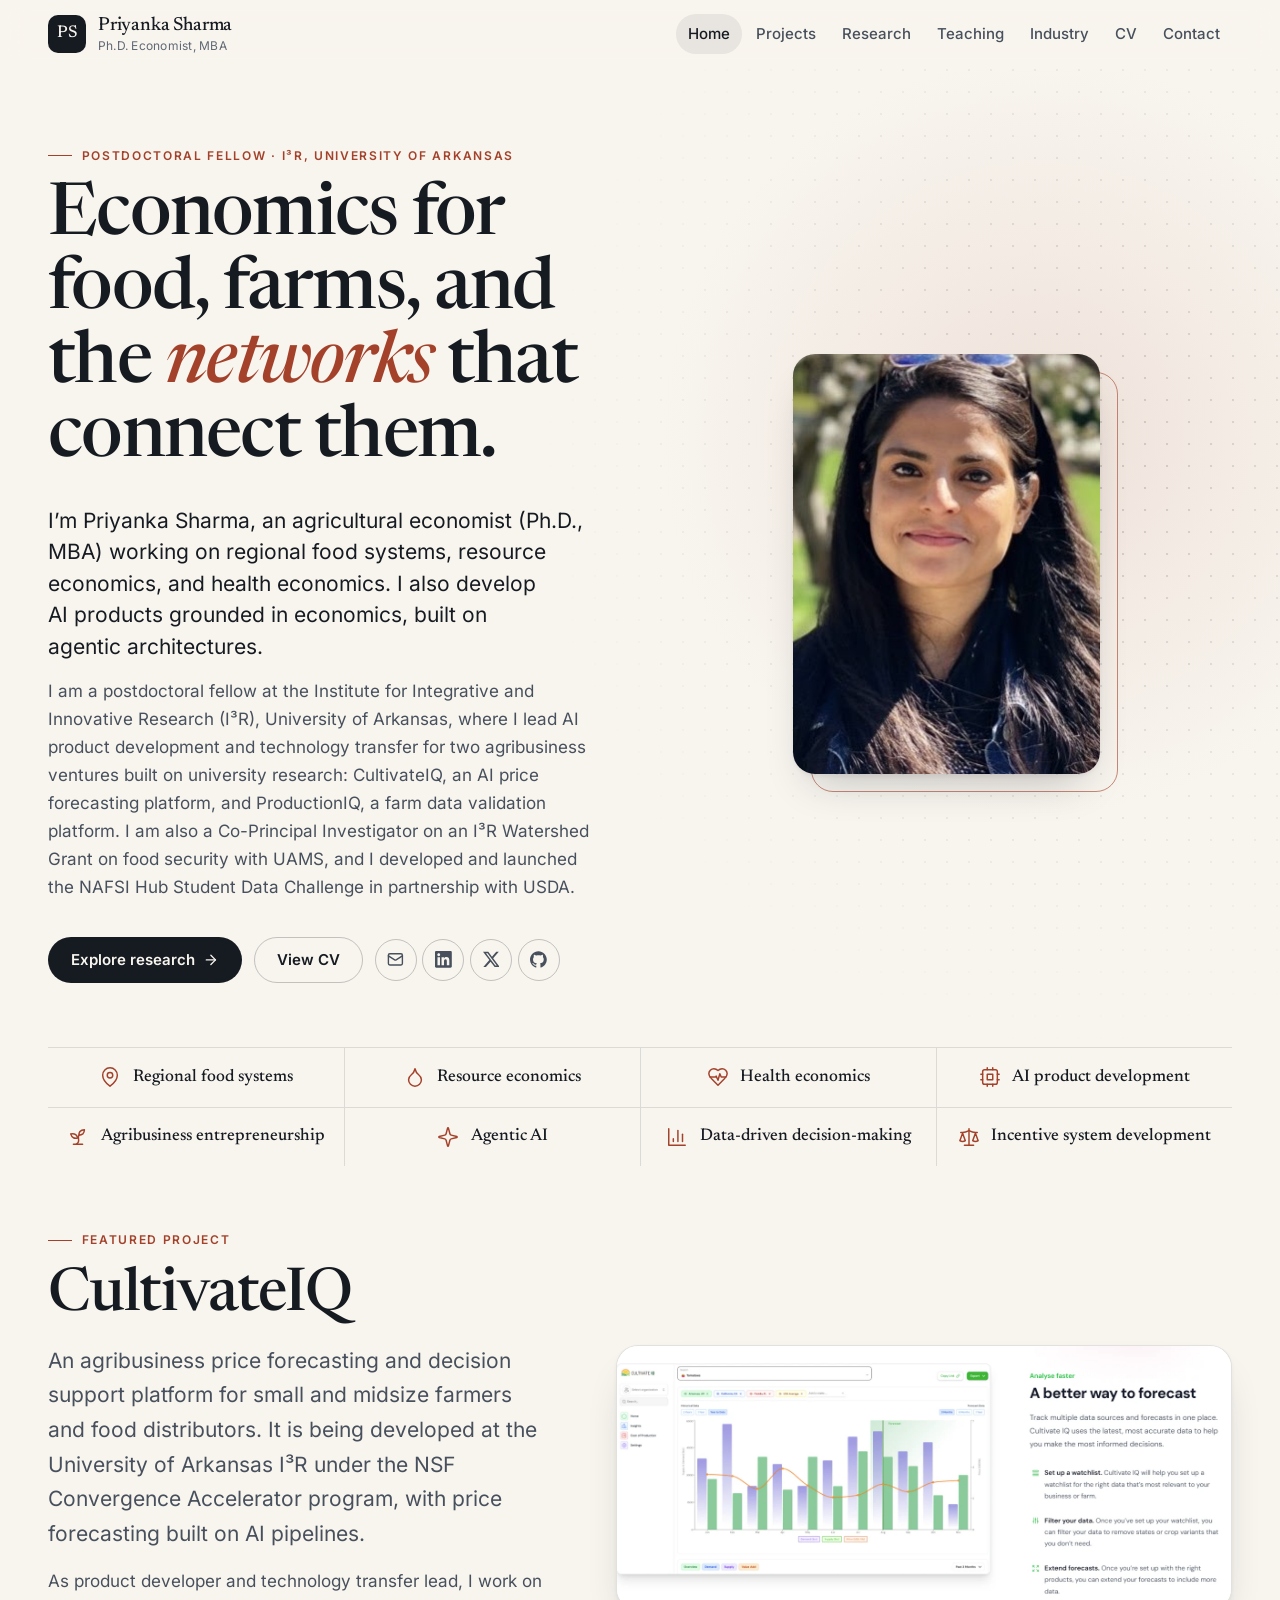
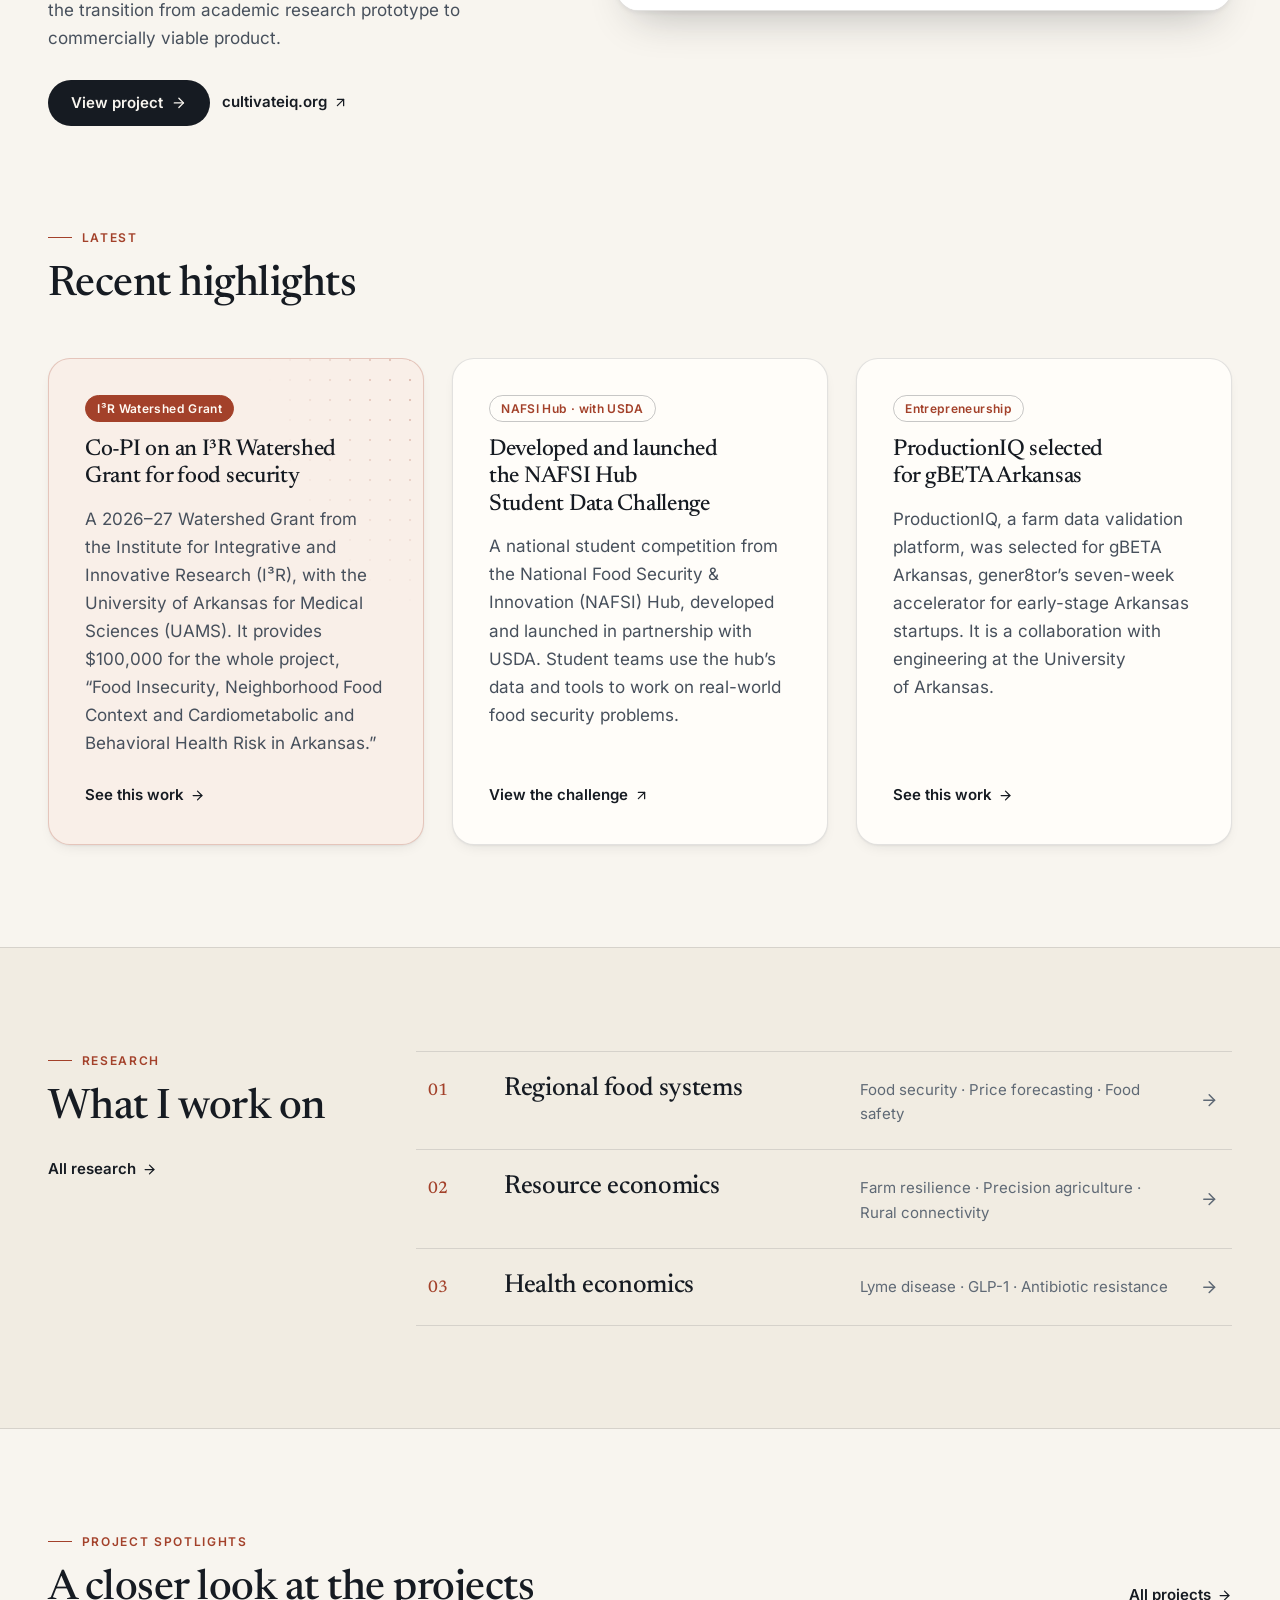
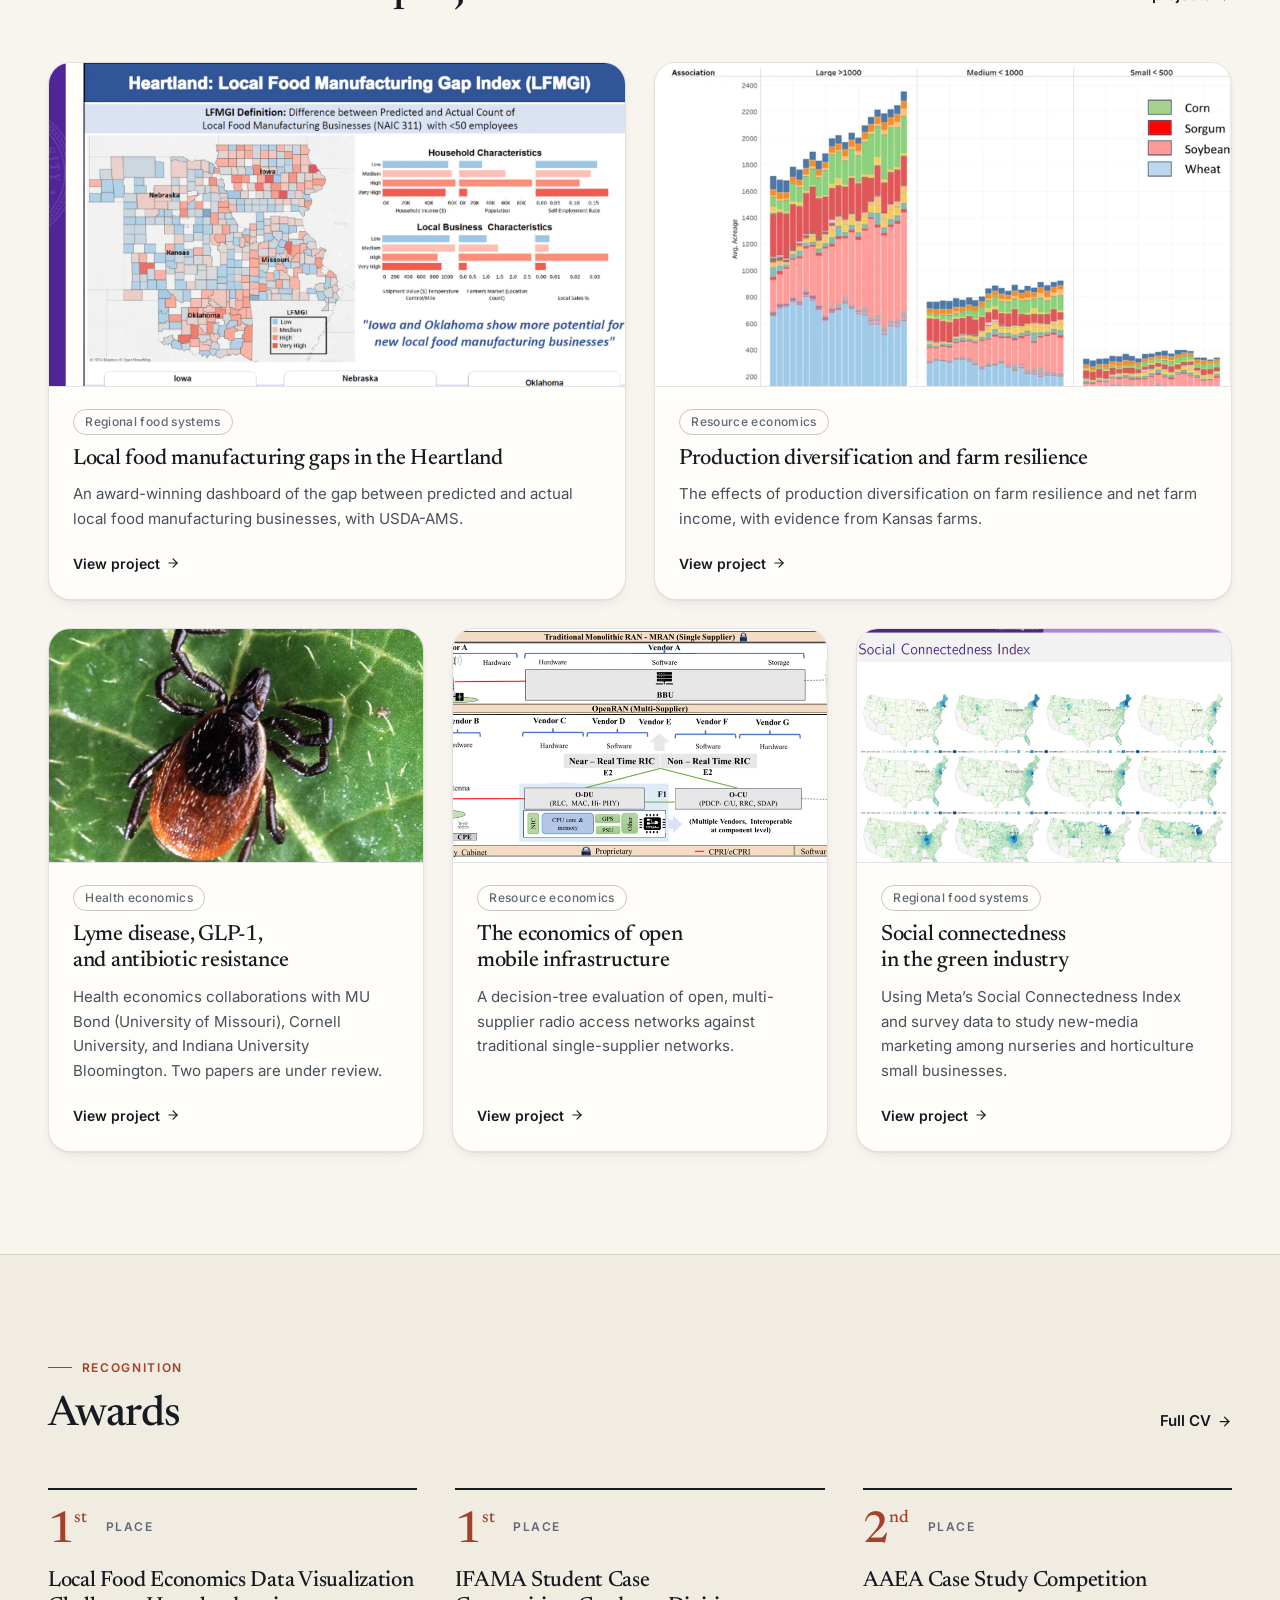
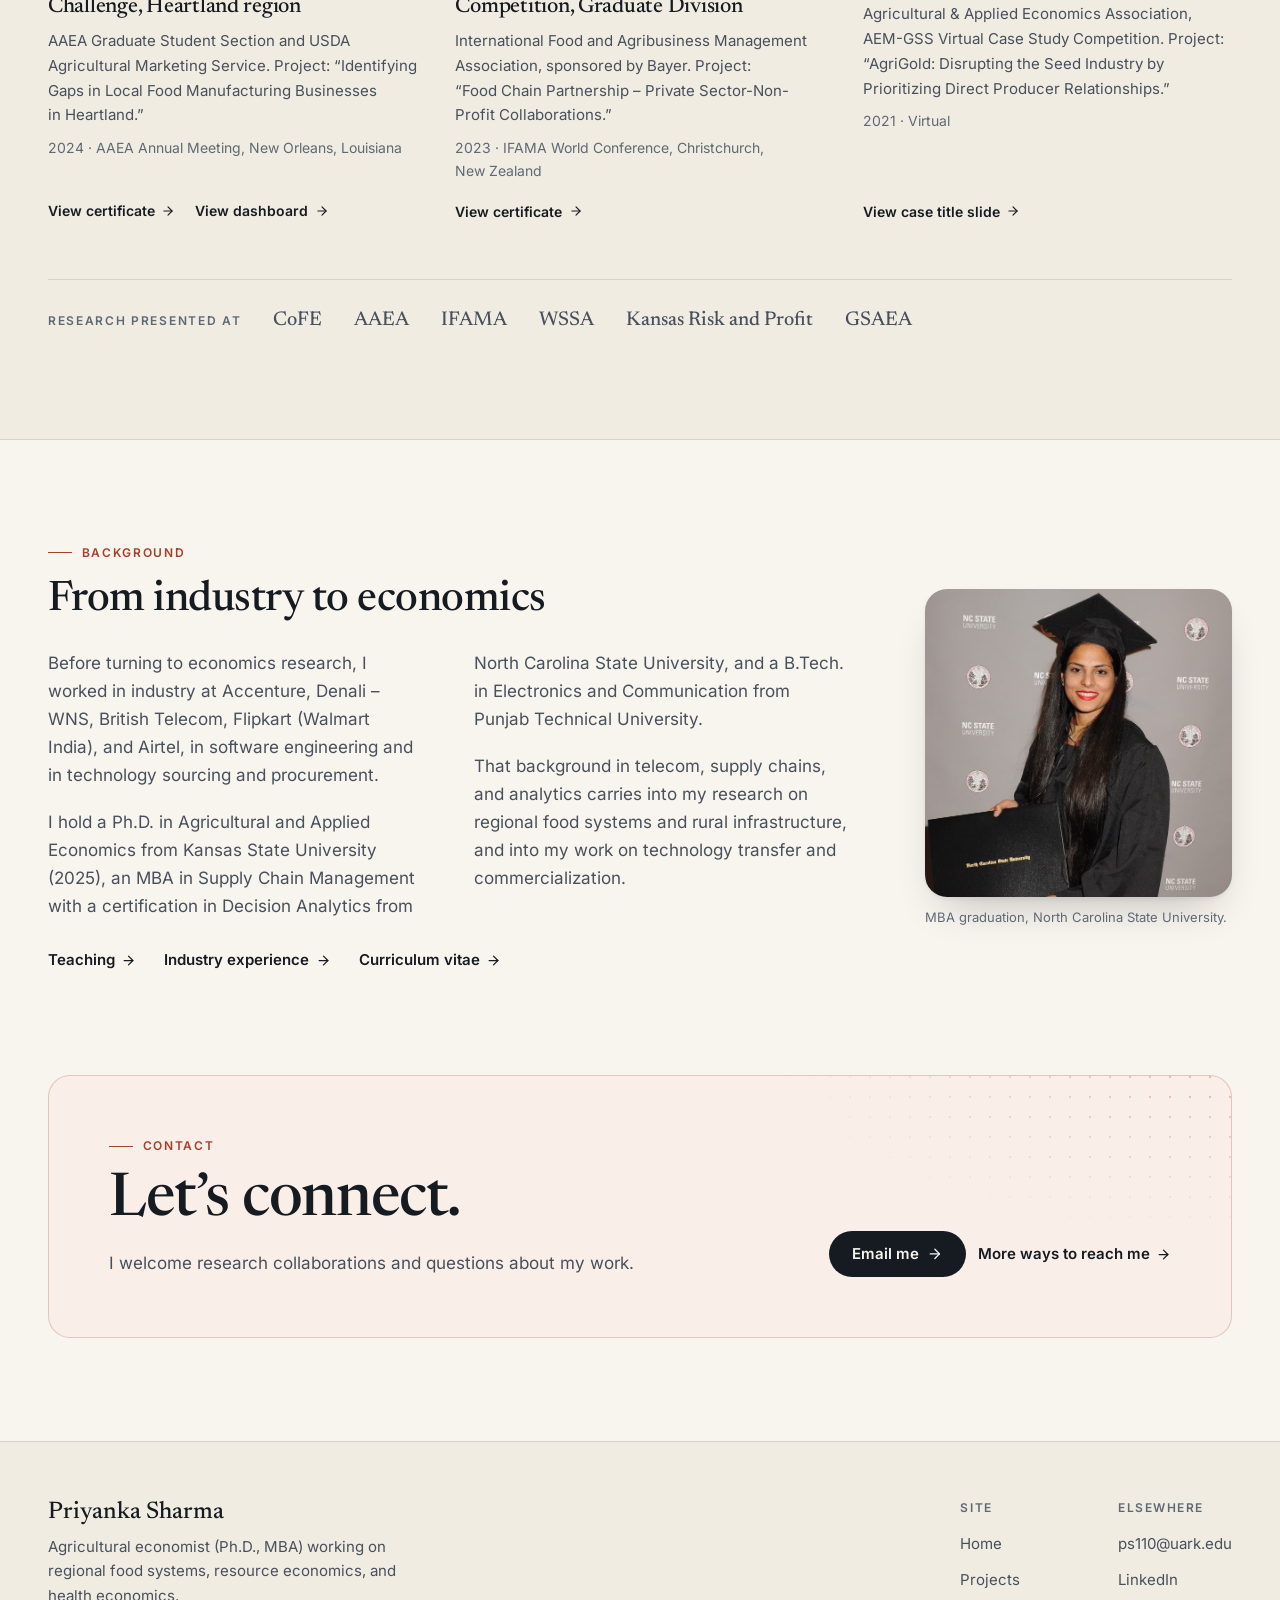
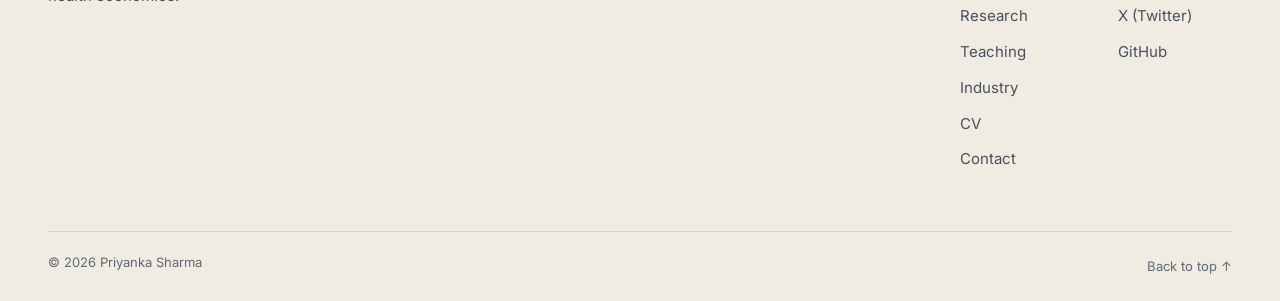
<file: index.html>
<!doctype html>
<html lang="en">
<head>
  <meta charset="utf-8">
  <meta name="viewport" content="width=device-width, initial-scale=1">
  <title>Priyanka Sharma | Agricultural Economist, Agribusiness Entrepreneurship and AI</title>
  <meta name="description" content="Priyanka Sharma, agricultural economist (Ph.D., MBA) at I³R, University of Arkansas: agribusiness entrepreneurship, AI product development, and technology transfer.">
  <meta name="keywords" content="Priyanka Sharma, agricultural economist, agribusiness economics, agricultural and applied economics, entrepreneurship through academia, agentic AI economics, technology transfer, university commercialization, economics MBA engineering, University of Arkansas, I3R, agribusiness assistant professor, CultivateIQ, ProductionIQ, regional food systems, resource economics, health economics, entrepreneurship in agribusiness, agribusiness entrepreneurship, AI product development in agriculture, AI finance in agriculture, AI price forecasting, agricultural price analytics, agrifood technology commercialization">
  <meta name="author" content="Priyanka Sharma">
  <meta name="color-scheme" content="only light">
  <meta name="theme-color" content="#f8f5ef">
  <meta property="og:type" content="website">
  <meta property="og:site_name" content="Priyanka Sharma">
  <meta property="og:title" content="Priyanka Sharma | Ph.D. Economist, MBA">
  <meta property="og:description" content="Economics for food, farms, and the networks that connect them. Research on regional food systems, resource economics, and health economics.">
  <meta property="og:url" content="https://prinkashar.github.io/">
  <meta property="og:image" content="https://prinkashar.github.io/assets/img/social-card.jpg">
  <meta property="og:image:width" content="1200">
  <meta property="og:image:height" content="630">
  <meta property="og:image:alt" content="Priyanka Sharma, Ph.D. economist and MBA. Economics for food, farms, and the networks that connect them.">
  <meta name="twitter:card" content="summary_large_image">
  <link rel="canonical" href="https://prinkashar.github.io/">
  <link rel="icon" href="favicon.ico" sizes="32x32">
  <link rel="icon" href="favicon.svg" type="image/svg+xml">
  <link rel="apple-touch-icon" href="apple-touch-icon.png">
  <link rel="preload" href="assets/fonts/newsreader-500.woff2" as="font" type="font/woff2" crossorigin>
  <link rel="preload" href="assets/fonts/inter-variable.woff2" as="font" type="font/woff2" crossorigin>
  <link rel="stylesheet" href="assets/css/style.css">
  <script>
    /* Runs before the page paints: notes that JavaScript is on (used by the mobile menu and fade-in effects). */
    (function () {
      var d = document.documentElement;
      d.classList.add('js');
      /* Safety net: if main.js never loads, drop back to the no-JavaScript layout so nothing stays hidden. */
      setTimeout(function () { if (!d.classList.contains('js-ready')) d.classList.remove('js'); }, 3000);
    })();
  </script>
  <script src="assets/js/main.js" defer></script>
  <script type="application/ld+json">
  {
    "@context": "https://schema.org",
    "@type": "Person",
    "@id": "https://prinkashar.github.io/#person",
    "name": "Priyanka Sharma",
    "honorificSuffix": [
      "Ph.D.",
      "MBA"
    ],
    "jobTitle": "Postdoctoral Fellow",
    "description": "Academic economist, MBA, and technology transfer leader bridging economics, business strategy, and engineering-driven AI pipelines at the University of Arkansas.",
    "url": "https://prinkashar.github.io/",
    "mainEntityOfPage": "https://prinkashar.github.io/research.html",
    "image": "https://prinkashar.github.io/assets/img/portrait.jpg",
    "email": "mailto:ps110@uark.edu",
    "affiliation": {
      "@type": "Organization",
      "name": "University of Arkansas",
      "department": {
        "@type": "Organization",
        "name": "Institute for Integrative and Innovative Research (I3R)"
      }
    },
    "worksFor": {
      "@type": "CollegeOrUniversity",
      "name": "University of Arkansas"
    },
    "alumniOf": [
      {
        "@type": "CollegeOrUniversity",
        "name": "Kansas State University"
      },
      {
        "@type": "CollegeOrUniversity",
        "name": "North Carolina State University"
      },
      {
        "@type": "CollegeOrUniversity",
        "name": "Punjab Technical University"
      }
    ],
    "hasCredential": [
      {
        "@type": "EducationalOccupationalCredential",
        "name": "Ph.D. in Agricultural and Applied Economics",
        "credentialCategory": "degree",
        "educationalLevel": "Doctoral degree",
        "dateCreated": "2025",
        "recognizedBy": {
          "@type": "CollegeOrUniversity",
          "name": "Kansas State University"
        }
      },
      {
        "@type": "EducationalOccupationalCredential",
        "name": "Master of Business Administration (MBA), Supply Chain Management",
        "credentialCategory": "degree",
        "educationalLevel": "Master's degree",
        "dateCreated": "2016",
        "recognizedBy": {
          "@type": "CollegeOrUniversity",
          "name": "North Carolina State University"
        }
      }
    ],
    "knowsAbout": [
      "Agribusiness Economics",
      "Entrepreneurship through Academia",
      "Agentic AI Economics",
      "Agribusiness Entrepreneurship",
      "AI Product Development in Agriculture",
      "Agricultural Price Forecasting and Price Analytics",
      "Technology Transfer and Commercialization",
      "Economic Decision Support Systems",
      "Business Strategy and Venture Development",
      "Engineering and AI Data Pipelines",
      "Agricultural and Applied Economics",
      "Regional Food Systems",
      "Precision Agriculture Economics",
      "Health Economics"
    ],
    "sameAs": [
      "https://www.linkedin.com/in/priyankashar/",
      "https://twitter.com/agricultureecon",
      "https://github.com/prinkashar"
    ]
  }
  </script>
</head>
<body id="top" class="home">
  <a class="skip-link" href="#main">Skip to content</a>

  <!-- ===== Site header: identical on every page (only aria-current="page" moves) ===== -->
  <header class="site-header">
    <div class="wrap site-header__inner">
      <a class="brand" href="index.html">
        <span class="brand__mark" aria-hidden="true">PS</span>
        <span class="brand__text">
          <span class="brand__name">Priyanka Sharma</span>
          <span class="brand__role">Ph.D. Economist, MBA</span>
        </span>
      </a>
      <button class="icon-btn nav-toggle" type="button" aria-controls="site-nav" aria-expanded="false" aria-label="Open menu">
        <svg class="icon-menu" viewBox="0 0 24 24" fill="none" stroke="currentColor" stroke-width="2" stroke-linecap="round" stroke-linejoin="round" aria-hidden="true"><path d="M4 7h16"/><path d="M4 12h16"/><path d="M4 17h16"/></svg>
        <svg class="icon-close" viewBox="0 0 24 24" fill="none" stroke="currentColor" stroke-width="2" stroke-linecap="round" stroke-linejoin="round" aria-hidden="true"><path d="M18 6 6 18"/><path d="m6 6 12 12"/></svg>
      </button>
      <nav class="site-nav" id="site-nav" aria-label="Main">
        <ul>
          <li><a href="index.html" aria-current="page">Home</a></li>
          <li><a href="projects.html">Projects</a></li>
          <li><a href="research.html">Research</a></li>
          <li><a href="teaching.html">Teaching</a></li>
          <li><a href="industry.html">Industry</a></li>
          <li><a href="cv.html">CV</a></li>
          <li><a href="contact.html">Contact</a></li>
        </ul>
      </nav>
    </div>
  </header>

  <main id="main">

    <!-- ===== Hero ===== -->
    <section class="hero" aria-labelledby="hero-title">
      <div class="wrap hero__grid">
        <div class="hero__copy">
          <p class="eyebrow">Postdoctoral Fellow · I³R, University of Arkansas</p>
          <h1 class="display" id="hero-title">Economics for food, farms, and the <em>networks</em> that connect them.</h1>
          <p class="lead">I’m Priyanka Sharma, an agricultural economist (Ph.D., MBA) working on regional food systems, resource economics, and health economics. I also develop AI products grounded in economics, built on agentic architectures.</p>
          <p class="hero__sub">I am a postdoctoral fellow at the Institute for Integrative and Innovative Research (I³R), University of Arkansas, where I lead AI product development and technology transfer for two agribusiness ventures built on university research: CultivateIQ, an AI price forecasting platform, and ProductionIQ, a farm data validation platform. I am also a Co-Principal Investigator on an I³R Watershed Grant on food security with UAMS, and I developed and launched the NAFSI Hub Student Data Challenge in partnership with USDA.</p>
          <div class="actions">
            <a class="btn btn--primary" href="research.html">Explore research
              <svg class="nudge" viewBox="0 0 24 24" fill="none" stroke="currentColor" stroke-width="2" stroke-linecap="round" stroke-linejoin="round" aria-hidden="true"><path d="M5 12h14"/><path d="m12 5 7 7-7 7"/></svg>
            </a>
            <a class="btn btn--ghost" href="cv.html">View CV</a>
            <ul class="social" aria-label="Contact and profiles">
              <li><a href="mailto:ps110@uark.edu" aria-label="Email Priyanka Sharma" title="Email">
                <svg viewBox="0 0 24 24" fill="none" stroke="currentColor" stroke-width="2" stroke-linecap="round" stroke-linejoin="round" aria-hidden="true"><rect x="2" y="4" width="20" height="16" rx="2"/><path d="m22 7-8.97 5.7a1.94 1.94 0 0 1-2.06 0L2 7"/></svg>
              </a></li>
              <li><a href="https://www.linkedin.com/in/priyankashar/" target="_blank" rel="noopener me" aria-label="LinkedIn profile" title="LinkedIn">
                <svg viewBox="0 0 24 24" fill="currentColor" aria-hidden="true"><path d="M20.447 20.452h-3.554v-5.569c0-1.328-.027-3.037-1.852-3.037-1.853 0-2.136 1.445-2.136 2.939v5.667H9.351V9h3.414v1.561h.046c.477-.9 1.637-1.85 3.37-1.85 3.601 0 4.267 2.37 4.267 5.455v6.286zM5.337 7.433c-1.144 0-2.063-.926-2.063-2.065 0-1.138.92-2.063 2.063-2.063 1.14 0 2.064.925 2.064 2.063 0 1.139-.925 2.065-2.064 2.065zm1.782 13.019H3.555V9h3.564v11.452zM22.225 0H1.771C.792 0 0 .774 0 1.729v20.542C0 23.227.792 24 1.771 24h20.451C23.2 24 24 23.227 24 22.271V1.729C24 .774 23.2 0 22.222 0h.003z"/></svg>
              </a></li>
              <li><a href="https://twitter.com/agricultureecon" target="_blank" rel="noopener me" aria-label="X (Twitter) profile" title="X (Twitter)">
                <svg viewBox="0 0 24 24" fill="currentColor" aria-hidden="true"><path d="M18.901 1.153h3.68l-8.04 9.19L24 22.846h-7.406l-5.8-7.584-6.638 7.584H.474l8.6-9.83L0 1.154h7.594l5.243 6.932ZM17.61 20.644h2.039L6.486 3.24H4.298Z"/></svg>
              </a></li>
              <li><a href="https://github.com/prinkashar" target="_blank" rel="noopener me" aria-label="GitHub profile" title="GitHub">
                <svg viewBox="0 0 24 24" fill="currentColor" aria-hidden="true"><path d="M12 .297c-6.63 0-12 5.373-12 12 0 5.303 3.438 9.8 8.205 11.385.6.113.82-.258.82-.577 0-.285-.01-1.04-.015-2.04-3.338.724-4.042-1.61-4.042-1.61C4.422 18.07 3.633 17.7 3.633 17.7c-1.087-.744.084-.729.084-.729 1.205.084 1.838 1.236 1.838 1.236 1.07 1.835 2.809 1.305 3.495.998.108-.776.417-1.305.76-1.605-2.665-.3-5.466-1.332-5.466-5.93 0-1.31.465-2.38 1.235-3.22-.135-.303-.54-1.523.105-3.176 0 0 1.005-.322 3.3 1.23.96-.267 1.98-.399 3-.405 1.02.006 2.04.138 3 .405 2.28-1.552 3.285-1.23 3.285-1.23.645 1.653.24 2.873.12 3.176.765.84 1.23 1.91 1.23 3.22 0 4.61-2.805 5.625-5.475 5.92.42.36.81 1.096.81 2.22 0 1.606-.015 2.896-.015 3.286 0 .315.21.69.825.57C20.565 22.092 24 17.592 24 12.297c0-6.627-5.373-12-12-12"/></svg>
              </a></li>
            </ul>
          </div>
        </div>

        <figure class="hero__portrait">
          <img src="assets/img/portrait.jpg" width="308" height="421" alt="Priyanka Sharma" fetchpriority="high">
        </figure>
      </div>

      <div class="wrap">
        <ul class="focus-row" aria-label="Focus areas">
          <li><svg viewBox="0 0 24 24" fill="none" stroke="currentColor" stroke-width="1.6" stroke-linecap="round" stroke-linejoin="round" aria-hidden="true"><path d="M20 10c0 6-8 12-8 12s-8-6-8-12a8 8 0 0 1 16 0Z"/><circle cx="12" cy="10" r="3"/></svg>Regional food systems</li>
          <li><svg viewBox="0 0 24 24" fill="none" stroke="currentColor" stroke-width="1.6" stroke-linecap="round" stroke-linejoin="round" aria-hidden="true"><path d="M12 22a7 7 0 0 0 7-7c0-2-1-3.9-3-5.5s-3.5-4-4-6.5c-.5 2.5-2 4.9-4 6.5C6 11.1 5 13 5 15a7 7 0 0 0 7 7z"/></svg>Resource economics</li>
          <li><svg viewBox="0 0 24 24" fill="none" stroke="currentColor" stroke-width="1.6" stroke-linecap="round" stroke-linejoin="round" aria-hidden="true"><path d="M19 14c1.49-1.46 3-3.21 3-5.5A5.5 5.5 0 0 0 16.5 3c-1.76 0-3 .5-4.5 2-1.5-1.5-2.74-2-4.5-2A5.5 5.5 0 0 0 2 8.5c0 2.3 1.5 4.05 3 5.5l7 7Z"/><path d="M3.22 12H9.5l.5-1 2 4.5 2-7 1.5 3.5h5.27"/></svg>Health economics</li>
          <li><svg viewBox="0 0 24 24" fill="none" stroke="currentColor" stroke-width="1.6" stroke-linecap="round" stroke-linejoin="round" aria-hidden="true"><rect x="4" y="4" width="16" height="16" rx="2"/><rect x="9" y="9" width="6" height="6"/><path d="M15 2v2M15 20v2M2 15h2M2 9h2M20 15h2M20 9h2M9 2v2M9 20v2"/></svg>AI product development</li>
          <li><svg viewBox="0 0 24 24" fill="none" stroke="currentColor" stroke-width="1.6" stroke-linecap="round" stroke-linejoin="round" aria-hidden="true"><path d="M7 20h10"/><path d="M10 20c5.5-2.5.8-6.4 3-10"/><path d="M9.5 9.4c1.1.8 1.8 2.2 2.3 3.7-2 .4-3.5.4-4.8-.3-1.2-.6-2.3-1.9-3-4.2 2.8-.5 4.4 0 5.5.8z"/><path d="M14.1 6a7 7 0 0 0-1.1 4c1.9-.1 3.3-.6 4.3-1.4 1-1 1.6-2.3 1.7-4.6-2.7.1-4 1-4.9 2z"/></svg>Agribusiness entrepreneurship</li>
          <li><svg viewBox="0 0 24 24" fill="none" stroke="currentColor" stroke-width="1.6" stroke-linecap="round" stroke-linejoin="round" aria-hidden="true"><path d="M9.937 15.5A2 2 0 0 0 8.5 14.063l-6.135-1.582a.5.5 0 0 1 0-.962L8.5 9.936A2 2 0 0 0 9.937 8.5l1.582-6.135a.5.5 0 0 1 .963 0L14.063 8.5A2 2 0 0 0 15.5 9.937l6.135 1.581a.5.5 0 0 1 0 .964L15.5 14.063a2 2 0 0 0-1.437 1.437l-1.582 6.135a.5.5 0 0 1-.963 0z"/></svg>Agentic AI</li>
          <li><svg viewBox="0 0 24 24" fill="none" stroke="currentColor" stroke-width="1.6" stroke-linecap="round" stroke-linejoin="round" aria-hidden="true"><path d="M3 3v18h18"/><path d="M18 17V9"/><path d="M13 17V5"/><path d="M8 17v-3"/></svg>Data-driven decision-making</li>
          <li><svg viewBox="0 0 24 24" fill="none" stroke="currentColor" stroke-width="1.6" stroke-linecap="round" stroke-linejoin="round" aria-hidden="true"><path d="m16 16 3-8 3 8c-.87.65-1.92 1-3 1s-2.13-.35-3-1Z"/><path d="m2 16 3-8 3 8c-.87.65-1.92 1-3 1s-2.13-.35-3-1Z"/><path d="M7 21h10"/><path d="M12 3v18"/><path d="M3 7h2c2 0 5-1 7-2 2 1 5 2 7 2h2"/></svg>Incentive system development</li>
        </ul>
      </div>
    </section>

    <!-- ===== Featured project ===== -->
    <section class="section section--flush-top featured-band" aria-labelledby="featured-title">
      <div class="wrap featured">
        <div class="featured__copy reveal">
          <p class="eyebrow">Featured project</p>
          <h2 id="featured-title">CultivateIQ</h2>
          <p class="featured__lead">An agribusiness price forecasting and decision support platform for small and midsize farmers and food distributors. It is being developed at the University of Arkansas I³R under the NSF Convergence Accelerator program, with price forecasting built on AI pipelines.</p>
          <p>As product developer and technology transfer lead, I work on the transition from academic research prototype to commercially viable product.</p>
          <div class="actions">
            <a class="btn btn--primary" href="projects.html#cultivateiq">View project
              <svg class="nudge" viewBox="0 0 24 24" fill="none" stroke="currentColor" stroke-width="2" stroke-linecap="round" stroke-linejoin="round" aria-hidden="true"><path d="M5 12h14"/><path d="m12 5 7 7-7 7"/></svg>
            </a>
            <a class="link-arrow link-arrow--out" href="https://cultivateiq.org/" target="_blank" rel="noopener">cultivateiq.org
              <svg viewBox="0 0 24 24" fill="none" stroke="currentColor" stroke-width="2" stroke-linecap="round" stroke-linejoin="round" aria-hidden="true"><path d="M7 7h10v10"/><path d="M7 17 17 7"/></svg>
            </a>
          </div>
        </div>
        <figure class="featured__media reveal" style="--d: 120ms">
          <img src="assets/img/research/cultivateiq-forecast.webp" width="1348" height="578" alt="CultivateIQ forecast view: monthly demand and supply bars and a price line for a crop by state, with a shaded forecast period." loading="lazy" decoding="async">
        </figure>
      </div>
    </section>

    <!-- ===== Latest work ===== -->
    <section class="section" aria-labelledby="latest-title">
      <div class="wrap">
        <header class="section__head reveal">
          <div>
            <p class="eyebrow">Latest</p>
            <h2 id="latest-title">Recent highlights</h2>
          </div>
        </header>

        <div class="grid-3">
          <article class="card card--feature reveal">
            <p class="tag">I³R Watershed Grant</p>
            <h3 class="card__title">Co-PI on an I³R Watershed Grant for food security</h3>
            <p>A 2026–27 Watershed Grant from the Institute for Integrative and Innovative Research (I³R), with the University of Arkansas for Medical Sciences (UAMS). It provides $100,000 for the whole project, “Food Insecurity, Neighborhood Food Context and Cardiometabolic and Behavioral Health Risk in Arkansas.”</p>
            <a class="link-arrow" href="research.html#regional-food-systems">See this work
              <svg viewBox="0 0 24 24" fill="none" stroke="currentColor" stroke-width="2" stroke-linecap="round" stroke-linejoin="round" aria-hidden="true"><path d="M5 12h14"/><path d="m12 5 7 7-7 7"/></svg>
            </a>
          </article>

          <article class="card reveal" style="--d: 90ms">
            <p class="tag">NAFSI Hub · with USDA</p>
            <h3 class="card__title">Developed and launched the NAFSI Hub Student Data Challenge</h3>
            <p>A national student competition from the National Food Security &amp; Innovation (NAFSI) Hub, developed and launched in partnership with USDA. Student teams use the hub’s data and tools to work on real-world food security problems.</p>
            <a class="link-arrow link-arrow--out" href="https://nafsihub.org/educationhub/datachallenge/learner/9cc55a6d-09cc-42ae-b8bf-faf7782e51ce?from=explore&amp;subtab=past" target="_blank" rel="noopener">View the challenge
              <svg viewBox="0 0 24 24" fill="none" stroke="currentColor" stroke-width="2" stroke-linecap="round" stroke-linejoin="round" aria-hidden="true"><path d="M7 7h10v10"/><path d="M7 17 17 7"/></svg>
            </a>
          </article>

          <article class="card reveal" style="--d: 180ms">
            <p class="tag">Entrepreneurship</p>
            <h3 class="card__title">ProductionIQ selected for gBETA Arkansas</h3>
            <p>ProductionIQ, a farm data validation platform, was selected for gBETA Arkansas, gener8tor’s seven-week accelerator for early-stage Arkansas startups. It is a collaboration with engineering at the University of Arkansas.</p>
            <a class="link-arrow" href="research.html#productioniq">See this work
              <svg viewBox="0 0 24 24" fill="none" stroke="currentColor" stroke-width="2" stroke-linecap="round" stroke-linejoin="round" aria-hidden="true"><path d="M5 12h14"/><path d="m12 5 7 7-7 7"/></svg>
            </a>
          </article>
        </div>
      </div>
    </section>

    <!-- ===== Research themes ===== -->
    <section class="section section--tint" aria-labelledby="themes-title">
      <div class="wrap themes-layout">
        <header class="section__head reveal">
          <div>
            <p class="eyebrow">Research</p>
            <h2 id="themes-title">What I work on</h2>
          </div>
          <a class="link-arrow" href="research.html">All research
            <svg viewBox="0 0 24 24" fill="none" stroke="currentColor" stroke-width="2" stroke-linecap="round" stroke-linejoin="round" aria-hidden="true"><path d="M5 12h14"/><path d="m12 5 7 7-7 7"/></svg>
          </a>
        </header>

        <ol class="index-list reveal">
          <li>
            <a href="research.html#regional-food-systems">
              <span class="index-list__num">01</span>
              <span class="index-list__title">Regional food systems</span>
              <span class="index-list__meta">Food security · Price forecasting · Food safety</span>
              <svg class="index-list__arrow" viewBox="0 0 24 24" fill="none" stroke="currentColor" stroke-width="2" stroke-linecap="round" stroke-linejoin="round" aria-hidden="true"><path d="M5 12h14"/><path d="m12 5 7 7-7 7"/></svg>
            </a>
          </li>
          <li>
            <a href="research.html#resource-economics">
              <span class="index-list__num">02</span>
              <span class="index-list__title">Resource economics</span>
              <span class="index-list__meta">Farm resilience · Precision agriculture · Rural connectivity</span>
              <svg class="index-list__arrow" viewBox="0 0 24 24" fill="none" stroke="currentColor" stroke-width="2" stroke-linecap="round" stroke-linejoin="round" aria-hidden="true"><path d="M5 12h14"/><path d="m12 5 7 7-7 7"/></svg>
            </a>
          </li>
          <li>
            <a href="research.html#health-economics">
              <span class="index-list__num">03</span>
              <span class="index-list__title">Health economics</span>
              <span class="index-list__meta">Lyme disease · GLP-1 · Antibiotic resistance</span>
              <svg class="index-list__arrow" viewBox="0 0 24 24" fill="none" stroke="currentColor" stroke-width="2" stroke-linecap="round" stroke-linejoin="round" aria-hidden="true"><path d="M5 12h14"/><path d="m12 5 7 7-7 7"/></svg>
            </a>
          </li>
        </ol>
      </div>
    </section>

    <!-- ===== Project spotlights ===== -->
    <section class="section" aria-labelledby="spotlights-title">
      <div class="wrap">
        <header class="section__head reveal">
          <div>
            <p class="eyebrow">Project spotlights</p>
            <h2 id="spotlights-title">A closer look at the projects</h2>
          </div>
          <a class="link-arrow" href="projects.html">All projects
            <svg viewBox="0 0 24 24" fill="none" stroke="currentColor" stroke-width="2" stroke-linecap="round" stroke-linejoin="round" aria-hidden="true"><path d="M5 12h14"/><path d="m12 5 7 7-7 7"/></svg>
          </a>
        </header>

        <div class="grid-3 spotlights">
          <a class="card card--media reveal" href="projects.html#local-food-manufacturing">
            <div class="card__media">
              <img src="assets/img/research/local-food-manufacturing-gap-dashboard.webp" width="1440" height="900" alt="" loading="lazy" decoding="async">
            </div>
            <div class="card__body">
              <p class="tag tag--quiet">Regional food systems</p>
              <h3 class="card__title">Local food manufacturing gaps in the Heartland</h3>
              <p>An award-winning dashboard of the gap between predicted and actual local food manufacturing businesses, with USDA-AMS.</p>
              <span class="link-arrow link-arrow--sm">View project
                <svg viewBox="0 0 24 24" fill="none" stroke="currentColor" stroke-width="2" stroke-linecap="round" stroke-linejoin="round" aria-hidden="true"><path d="M5 12h14"/><path d="m12 5 7 7-7 7"/></svg>
              </span>
            </div>
          </a>

          <a class="card card--media reveal" style="--d: 90ms" href="projects.html#diversification">
            <div class="card__media">
              <img src="assets/img/research/diversification-farm-size-chart.webp" width="795" height="497" alt="" loading="lazy" decoding="async">
            </div>
            <div class="card__body">
              <p class="tag tag--quiet">Resource economics</p>
              <h3 class="card__title">Production diversification and farm resilience</h3>
              <p>The effects of production diversification on farm resilience and net farm income, with evidence from Kansas farms.</p>
              <span class="link-arrow link-arrow--sm">View project
                <svg viewBox="0 0 24 24" fill="none" stroke="currentColor" stroke-width="2" stroke-linecap="round" stroke-linejoin="round" aria-hidden="true"><path d="M5 12h14"/><path d="m12 5 7 7-7 7"/></svg>
              </span>
            </div>
          </a>

          <a class="card card--media reveal" href="projects.html#health-economics">
            <div class="card__media card__media--photo">
              <img src="assets/img/research/deer-tick.webp" width="960" height="1078" alt="" loading="lazy" decoding="async">
            </div>
            <div class="card__body">
              <p class="tag tag--quiet">Health economics</p>
              <h3 class="card__title">Lyme disease, GLP-1, and antibiotic resistance</h3>
              <p>Health economics collaborations with MU Bond (University of Missouri), Cornell University, and Indiana University Bloomington. Two papers are under review.</p>
              <span class="link-arrow link-arrow--sm">View project
                <svg viewBox="0 0 24 24" fill="none" stroke="currentColor" stroke-width="2" stroke-linecap="round" stroke-linejoin="round" aria-hidden="true"><path d="M5 12h14"/><path d="m12 5 7 7-7 7"/></svg>
              </span>
            </div>
          </a>

          <a class="card card--media reveal" style="--d: 90ms" href="projects.html#openran">
            <div class="card__media">
              <img src="assets/img/research/openran-architecture.webp" width="934" height="462" alt="" loading="lazy" decoding="async">
            </div>
            <div class="card__body">
              <p class="tag tag--quiet">Resource economics</p>
              <h3 class="card__title">The economics of open mobile infrastructure</h3>
              <p>A decision-tree evaluation of open, multi-supplier radio access networks against traditional single-supplier networks.</p>
              <span class="link-arrow link-arrow--sm">View project
                <svg viewBox="0 0 24 24" fill="none" stroke="currentColor" stroke-width="2" stroke-linecap="round" stroke-linejoin="round" aria-hidden="true"><path d="M5 12h14"/><path d="m12 5 7 7-7 7"/></svg>
              </span>
            </div>
          </a>

          <a class="card card--media reveal" style="--d: 180ms" href="projects.html#social-connectedness">
            <div class="card__media">
              <img src="assets/img/research/social-connectedness-county-maps.webp" width="1348" height="1029" alt="" loading="lazy" decoding="async">
            </div>
            <div class="card__body">
              <p class="tag tag--quiet">Regional food systems</p>
              <h3 class="card__title">Social connectedness in the green industry</h3>
              <p>Using Meta’s Social Connectedness Index and survey data to study new-media marketing among nurseries and horticulture small businesses.</p>
              <span class="link-arrow link-arrow--sm">View project
                <svg viewBox="0 0 24 24" fill="none" stroke="currentColor" stroke-width="2" stroke-linecap="round" stroke-linejoin="round" aria-hidden="true"><path d="M5 12h14"/><path d="m12 5 7 7-7 7"/></svg>
              </span>
            </div>
          </a>
        </div>
      </div>
    </section>

    <!-- ===== Awards ===== -->
    <section class="section section--tint" aria-labelledby="awards-title">
      <div class="wrap">
        <header class="section__head reveal">
          <div>
            <p class="eyebrow">Recognition</p>
            <h2 id="awards-title">Awards</h2>
          </div>
          <a class="link-arrow" href="cv.html">Full CV
            <svg viewBox="0 0 24 24" fill="none" stroke="currentColor" stroke-width="2" stroke-linecap="round" stroke-linejoin="round" aria-hidden="true"><path d="M5 12h14"/><path d="m12 5 7 7-7 7"/></svg>
          </a>
        </header>

        <ul class="awards">
          <li class="award reveal">
            <p class="award__rank">1<sup>st</sup> <span>Place</span></p>
            <h3 class="award__title">Local Food Economics Data Visualization Challenge, Heartland region</h3>
            <p class="award__org">AAEA Graduate Student Section and USDA Agricultural Marketing Service. Project: “Identifying Gaps in Local Food Manufacturing Businesses in Heartland.”</p>
            <p class="award__meta">2024 · AAEA Annual Meeting, New Orleans, Louisiana</p>
            <div class="award__links">
              <a class="link-arrow link-arrow--sm" href="assets/img/awards/aaea-2024-data-visualization.webp" data-lightbox="awards" data-caption="1st Place, 2024 Local Food Economics Data Visualization Challenge (Heartland region), with Walter Ac Pangán and Jiyeon Kim.">View certificate
                <svg viewBox="0 0 24 24" fill="none" stroke="currentColor" stroke-width="2" stroke-linecap="round" stroke-linejoin="round" aria-hidden="true"><path d="M5 12h14"/><path d="m12 5 7 7-7 7"/></svg>
              </a>
              <a class="link-arrow link-arrow--sm" href="projects.html#local-food-manufacturing">View dashboard
                <svg viewBox="0 0 24 24" fill="none" stroke="currentColor" stroke-width="2" stroke-linecap="round" stroke-linejoin="round" aria-hidden="true"><path d="M5 12h14"/><path d="m12 5 7 7-7 7"/></svg>
              </a>
            </div>
          </li>
          <li class="award reveal" style="--d: 90ms">
            <p class="award__rank">1<sup>st</sup> <span>Place</span></p>
            <h3 class="award__title">IFAMA Student Case Competition, Graduate Division</h3>
            <p class="award__org">International Food and Agribusiness Management Association, sponsored by Bayer. Project: “Food Chain Partnership – Private Sector-Non-Profit Collaborations.”</p>
            <p class="award__meta">2023 · IFAMA World Conference, Christchurch, New Zealand</p>
            <a class="link-arrow link-arrow--sm" href="assets/img/awards/ifama-2023-case-competition.webp" data-lightbox="awards" data-caption="1st Place, Graduate Division, IFAMA 2023 Student Case Competition.">View certificate
              <svg viewBox="0 0 24 24" fill="none" stroke="currentColor" stroke-width="2" stroke-linecap="round" stroke-linejoin="round" aria-hidden="true"><path d="M5 12h14"/><path d="m12 5 7 7-7 7"/></svg>
            </a>
          </li>
          <li class="award reveal" style="--d: 180ms">
            <p class="award__rank">2<sup>nd</sup> <span>Place</span></p>
            <h3 class="award__title">AAEA Case Study Competition</h3>
            <p class="award__org">Agricultural &amp; Applied Economics Association, AEM-GSS Virtual Case Study Competition. Project: “AgriGold: Disrupting the Seed Industry by Prioritizing Direct Producer Relationships.”</p>
            <p class="award__meta">2021 · Virtual</p>
            <a class="link-arrow link-arrow--sm" href="assets/img/awards/aaea-2021-agrigold-case.webp" data-lightbox="awards" data-caption="“AgriGold: Disrupting the Seed Industry by Prioritizing Direct Producer Relationships,” with Jaime Luke. AEM-GSS 2021 Virtual Case Study Competition.">View case title slide
              <svg viewBox="0 0 24 24" fill="none" stroke="currentColor" stroke-width="2" stroke-linecap="round" stroke-linejoin="round" aria-hidden="true"><path d="M5 12h14"/><path d="m12 5 7 7-7 7"/></svg>
            </a>
          </li>
        </ul>

        <div class="venues reveal">
          <p class="eyebrow eyebrow--muted eyebrow--plain">Research presented at</p>
          <ul>
            <li>CoFE</li>
            <li>AAEA</li>
            <li>IFAMA</li>
            <li>WSSA</li>
            <li>Kansas Risk and Profit</li>
            <li>GSAEA</li>
          </ul>
        </div>
      </div>
    </section>

    <!-- ===== Background ===== -->
    <section class="section" aria-labelledby="background-title">
      <div class="wrap split">
        <div class="split__body reveal">
          <p class="eyebrow">Background</p>
          <h2 id="background-title">From industry to economics</h2>
          <div class="flow" style="margin-top: 1.5rem">
            <p>Before turning to economics research, I worked in industry at Accenture, Denali – WNS, British Telecom, Flipkart (Walmart India), and Airtel, in software engineering and in technology sourcing and procurement.</p>
            <p>I hold a Ph.D. in Agricultural and Applied Economics from Kansas State University (2025), an MBA in Supply Chain Management with a certification in Decision Analytics from North Carolina State University, and a B.Tech. in Electronics and Communication from Punjab Technical University.</p>
            <p>That background in telecom, supply chains, and analytics carries into my research on regional food systems and rural infrastructure, and into my work on technology transfer and commercialization.</p>
          </div>
          <div class="actions">
            <a class="link-arrow" href="teaching.html">Teaching
              <svg viewBox="0 0 24 24" fill="none" stroke="currentColor" stroke-width="2" stroke-linecap="round" stroke-linejoin="round" aria-hidden="true"><path d="M5 12h14"/><path d="m12 5 7 7-7 7"/></svg>
            </a>
            <a class="link-arrow" href="industry.html">Industry experience
              <svg viewBox="0 0 24 24" fill="none" stroke="currentColor" stroke-width="2" stroke-linecap="round" stroke-linejoin="round" aria-hidden="true"><path d="M5 12h14"/><path d="m12 5 7 7-7 7"/></svg>
            </a>
            <a class="link-arrow" href="cv.html">Curriculum vitae
              <svg viewBox="0 0 24 24" fill="none" stroke="currentColor" stroke-width="2" stroke-linecap="round" stroke-linejoin="round" aria-hidden="true"><path d="M5 12h14"/><path d="m12 5 7 7-7 7"/></svg>
            </a>
          </div>
        </div>

        <figure class="split__media reveal" style="--d: 120ms">
          <img src="assets/img/nc-state-mba.jpg" width="690" height="693" alt="Priyanka Sharma in cap and gown, holding her diploma at North Carolina State University" loading="lazy" decoding="async">
          <figcaption>MBA graduation, North Carolina State University.</figcaption>
        </figure>
      </div>
    </section>

    <!-- ===== Contact call to action ===== -->
    <section class="section section--flush-top" aria-labelledby="cta-title">
      <div class="wrap">
        <div class="cta reveal">
          <div>
            <p class="eyebrow">Contact</p>
            <h2 id="cta-title">Let’s connect.</h2>
            <p>I welcome research collaborations and questions about my work.</p>
          </div>
          <div class="actions">
            <a class="btn btn--primary" href="mailto:ps110@uark.edu">Email me
              <svg class="nudge" viewBox="0 0 24 24" fill="none" stroke="currentColor" stroke-width="2" stroke-linecap="round" stroke-linejoin="round" aria-hidden="true"><path d="M5 12h14"/><path d="m12 5 7 7-7 7"/></svg>
            </a>
            <a class="link-arrow" href="contact.html">More ways to reach me
              <svg viewBox="0 0 24 24" fill="none" stroke="currentColor" stroke-width="2" stroke-linecap="round" stroke-linejoin="round" aria-hidden="true"><path d="M5 12h14"/><path d="m12 5 7 7-7 7"/></svg>
            </a>
          </div>
        </div>
      </div>
    </section>

  </main>

  <!-- ===== Site footer: identical on every page ===== -->
  <footer class="site-footer">
    <div class="wrap site-footer__grid">
      <div>
        <p class="site-footer__name">Priyanka Sharma</p>
        <p class="site-footer__tag">Agricultural economist (Ph.D., MBA) working on regional food systems, resource economics, and health economics.</p>
      </div>
      <nav aria-label="Footer">
        <p class="site-footer__label">Site</p>
        <ul class="site-footer__links">
          <li><a href="index.html">Home</a></li>
          <li><a href="projects.html">Projects</a></li>
          <li><a href="research.html">Research</a></li>
          <li><a href="teaching.html">Teaching</a></li>
          <li><a href="industry.html">Industry</a></li>
          <li><a href="cv.html">CV</a></li>
          <li><a href="contact.html">Contact</a></li>
        </ul>
      </nav>
      <div>
        <p class="site-footer__label">Elsewhere</p>
        <ul class="site-footer__links">
          <li><a href="mailto:ps110@uark.edu">ps110@uark.edu</a></li>
          <li><a href="https://www.linkedin.com/in/priyankashar/" target="_blank" rel="noopener me">LinkedIn</a></li>
          <li><a href="https://twitter.com/agricultureecon" target="_blank" rel="noopener me">X (Twitter)</a></li>
          <li><a href="https://github.com/prinkashar" target="_blank" rel="noopener me">GitHub</a></li>
        </ul>
      </div>
    </div>
    <div class="wrap site-footer__base">
      <p>© <span data-year>2026</span> Priyanka Sharma</p>
      <a href="#top">Back to top ↑</a>
    </div>
  </footer>
</body>
</html>
</file>
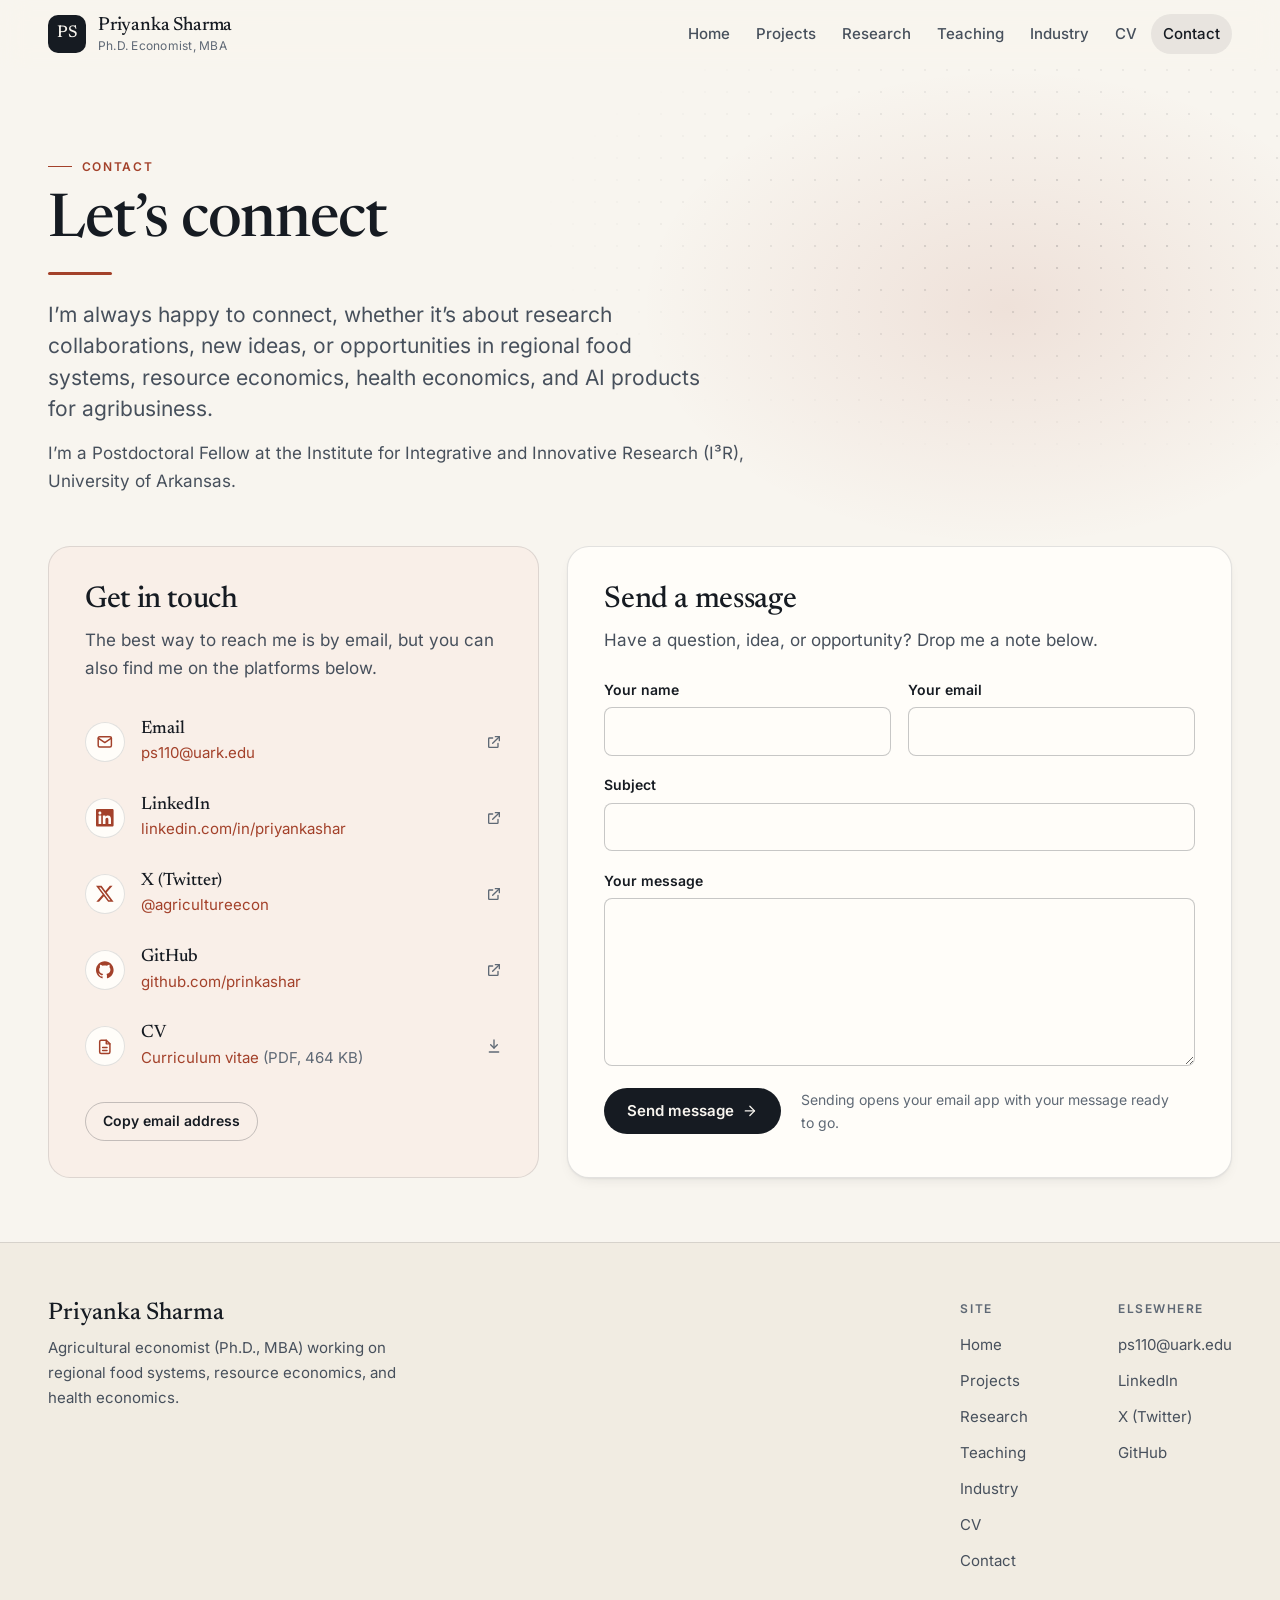
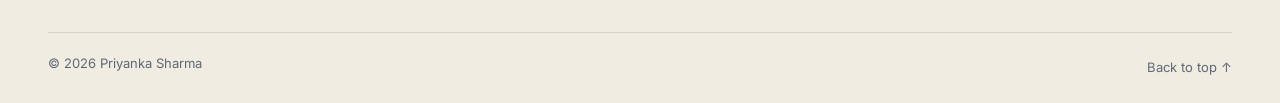
<file: contact.html>
<!doctype html>
<html lang="en">
<head>
  <meta charset="utf-8">
  <meta name="viewport" content="width=device-width, initial-scale=1">
  <title>Contact | Priyanka Sharma</title>
  <meta name="description" content="Get in touch with Priyanka Sharma by email, LinkedIn, X, or GitHub.">
  <meta name="keywords" content="Priyanka Sharma, agricultural economist, agribusiness economics, agricultural and applied economics, entrepreneurship through academia, agentic AI economics, technology transfer, university commercialization, economics MBA engineering, University of Arkansas, I3R, contact, collaboration">
  <meta name="author" content="Priyanka Sharma">
  <meta name="color-scheme" content="only light">
  <meta name="theme-color" content="#f8f5ef">
  <meta property="og:type" content="website">
  <meta property="og:site_name" content="Priyanka Sharma">
  <meta property="og:title" content="Contact | Priyanka Sharma">
  <meta property="og:description" content="Get in touch with Priyanka Sharma by email, LinkedIn, X, or GitHub.">
  <meta property="og:url" content="https://prinkashar.github.io/contact.html">
  <meta property="og:image" content="https://prinkashar.github.io/assets/img/social-card.jpg">
  <meta property="og:image:width" content="1200">
  <meta property="og:image:height" content="630">
  <meta property="og:image:alt" content="Priyanka Sharma, Ph.D. economist and MBA. Economics for food, farms, and the networks that connect them.">
  <meta name="twitter:card" content="summary_large_image">
  <link rel="canonical" href="https://prinkashar.github.io/contact.html">
  <link rel="icon" href="favicon.ico" sizes="32x32">
  <link rel="icon" href="favicon.svg" type="image/svg+xml">
  <link rel="apple-touch-icon" href="apple-touch-icon.png">
  <link rel="preload" href="assets/fonts/newsreader-500.woff2" as="font" type="font/woff2" crossorigin>
  <link rel="preload" href="assets/fonts/inter-variable.woff2" as="font" type="font/woff2" crossorigin>
  <link rel="stylesheet" href="assets/css/style.css">
  <script>
    /* Runs before the page paints: notes that JavaScript is on (used by the mobile menu and fade-in effects). */
    (function () {
      var d = document.documentElement;
      d.classList.add('js');
      /* Safety net: if main.js never loads, drop back to the no-JavaScript layout so nothing stays hidden. */
      setTimeout(function () { if (!d.classList.contains('js-ready')) d.classList.remove('js'); }, 3000);
    })();
  </script>
  <script src="assets/js/main.js" defer></script>
  <script type="application/ld+json">
  {
    "@context": "https://schema.org",
    "@type": "Person",
    "@id": "https://prinkashar.github.io/#person",
    "name": "Priyanka Sharma",
    "honorificSuffix": [
      "Ph.D.",
      "MBA"
    ],
    "jobTitle": "Postdoctoral Fellow",
    "description": "Academic economist, MBA, and technology transfer leader bridging economics, business strategy, and engineering-driven AI pipelines at the University of Arkansas.",
    "url": "https://prinkashar.github.io/",
    "mainEntityOfPage": "https://prinkashar.github.io/research.html",
    "image": "https://prinkashar.github.io/assets/img/portrait.jpg",
    "email": "mailto:ps110@uark.edu",
    "affiliation": {
      "@type": "Organization",
      "name": "University of Arkansas",
      "department": {
        "@type": "Organization",
        "name": "Institute for Integrative and Innovative Research (I3R)"
      }
    },
    "worksFor": {
      "@type": "CollegeOrUniversity",
      "name": "University of Arkansas"
    },
    "alumniOf": [
      {
        "@type": "CollegeOrUniversity",
        "name": "Kansas State University"
      },
      {
        "@type": "CollegeOrUniversity",
        "name": "North Carolina State University"
      },
      {
        "@type": "CollegeOrUniversity",
        "name": "Punjab Technical University"
      }
    ],
    "hasCredential": [
      {
        "@type": "EducationalOccupationalCredential",
        "name": "Ph.D. in Agricultural and Applied Economics",
        "credentialCategory": "degree",
        "educationalLevel": "Doctoral degree",
        "dateCreated": "2025",
        "recognizedBy": {
          "@type": "CollegeOrUniversity",
          "name": "Kansas State University"
        }
      },
      {
        "@type": "EducationalOccupationalCredential",
        "name": "Master of Business Administration (MBA), Supply Chain Management",
        "credentialCategory": "degree",
        "educationalLevel": "Master's degree",
        "dateCreated": "2016",
        "recognizedBy": {
          "@type": "CollegeOrUniversity",
          "name": "North Carolina State University"
        }
      }
    ],
    "knowsAbout": [
      "Agribusiness Economics",
      "Entrepreneurship through Academia",
      "Agentic AI Economics",
      "Agribusiness Entrepreneurship",
      "AI Product Development in Agriculture",
      "Agricultural Price Forecasting and Price Analytics",
      "Technology Transfer and Commercialization",
      "Economic Decision Support Systems",
      "Business Strategy and Venture Development",
      "Engineering and AI Data Pipelines",
      "Agricultural and Applied Economics",
      "Regional Food Systems",
      "Precision Agriculture Economics",
      "Health Economics"
    ],
    "sameAs": [
      "https://www.linkedin.com/in/priyankashar/",
      "https://twitter.com/agricultureecon",
      "https://github.com/prinkashar"
    ]
  }
  </script>
</head>
<body id="top">
  <a class="skip-link" href="#main">Skip to content</a>

  <!-- ===== Site header: identical on every page (only aria-current="page" moves) ===== -->
  <header class="site-header">
    <div class="wrap site-header__inner">
      <a class="brand" href="index.html">
        <span class="brand__mark" aria-hidden="true">PS</span>
        <span class="brand__text">
          <span class="brand__name">Priyanka Sharma</span>
          <span class="brand__role">Ph.D. Economist, MBA</span>
        </span>
      </a>
      <button class="icon-btn nav-toggle" type="button" aria-controls="site-nav" aria-expanded="false" aria-label="Open menu">
        <svg class="icon-menu" viewBox="0 0 24 24" fill="none" stroke="currentColor" stroke-width="2" stroke-linecap="round" stroke-linejoin="round" aria-hidden="true"><path d="M4 7h16"/><path d="M4 12h16"/><path d="M4 17h16"/></svg>
        <svg class="icon-close" viewBox="0 0 24 24" fill="none" stroke="currentColor" stroke-width="2" stroke-linecap="round" stroke-linejoin="round" aria-hidden="true"><path d="M18 6 6 18"/><path d="m6 6 12 12"/></svg>
      </button>
      <nav class="site-nav" id="site-nav" aria-label="Main">
        <ul>
          <li><a href="index.html">Home</a></li>
          <li><a href="projects.html">Projects</a></li>
          <li><a href="research.html">Research</a></li>
          <li><a href="teaching.html">Teaching</a></li>
          <li><a href="industry.html">Industry</a></li>
          <li><a href="cv.html">CV</a></li>
          <li><a href="contact.html" aria-current="page">Contact</a></li>
        </ul>
      </nav>
    </div>
  </header>

  <main id="main">

    <!-- ===== Introduction ===== -->
    <section class="page-hero page-hero--contact" aria-labelledby="page-title">
      <div class="wrap">
        <p class="eyebrow">Contact</p>
        <h1 id="page-title">Let’s connect</h1>
        <div class="contact-intro">
          <p class="lead">I’m always happy to connect, whether it’s about research collaborations, new ideas, or opportunities in regional food systems, resource economics, health economics, and AI products for agribusiness.</p>
          <p>I’m a Postdoctoral Fellow at the Institute for Integrative and Innovative Research (I³R), University of Arkansas.</p>
        </div>
      </div>
    </section>

    <!-- ===== Get in touch, beside Send a message ===== -->
    <section class="section section--tight contact-section" aria-label="Ways to reach me">
      <div class="wrap contact-layout">

        <div class="contact-panel reveal">
          <h2 id="touch-title">Get in touch</h2>
          <p>The best way to reach me is by email, but you can also find me on the platforms below.</p>
          <ul class="contact-links" aria-labelledby="touch-title">
            <li>
              <a class="contact-link" href="mailto:ps110@uark.edu">
                <span class="contact-link__icon"><svg viewBox="0 0 24 24" fill="none" stroke="currentColor" stroke-width="2" stroke-linecap="round" stroke-linejoin="round" aria-hidden="true"><rect x="3" y="5" width="18" height="14" rx="2"/><path d="m3 7 9 6 9-6"/></svg></span>
                <span class="contact-link__text">
                  <span class="contact-link__label">Email</span>
                  <span class="contact-link__value">ps110@uark.edu</span>
                </span>
                <svg class="contact-link__ext" viewBox="0 0 24 24" fill="none" stroke="currentColor" stroke-width="2" stroke-linecap="round" stroke-linejoin="round" aria-hidden="true"><path d="M14 4h6v6"/><path d="M20 4 10 14"/><path d="M18 14v5a1 1 0 0 1-1 1H5a1 1 0 0 1-1-1V7a1 1 0 0 1 1-1h5"/></svg>
              </a>
            </li>
            <li>
              <a class="contact-link" href="https://www.linkedin.com/in/priyankashar/" target="_blank" rel="noopener me">
                <span class="contact-link__icon"><svg viewBox="0 0 24 24" fill="currentColor" aria-hidden="true"><path d="M20.447 20.452h-3.554v-5.569c0-1.328-.027-3.037-1.852-3.037-1.853 0-2.136 1.445-2.136 2.939v5.667H9.351V9h3.414v1.561h.046c.477-.9 1.637-1.85 3.37-1.85 3.601 0 4.267 2.37 4.267 5.455v6.286zM5.337 7.433c-1.144 0-2.063-.926-2.063-2.065 0-1.138.92-2.063 2.063-2.063 1.14 0 2.064.925 2.064 2.063 0 1.139-.925 2.065-2.064 2.065zm1.782 13.019H3.555V9h3.564v11.452zM22.225 0H1.771C.792 0 0 .774 0 1.729v20.542C0 23.227.792 24 1.771 24h20.451C23.2 24 24 23.227 24 22.271V1.729C24 .774 23.2 0 22.222 0h.003z"/></svg></span>
                <span class="contact-link__text">
                  <span class="contact-link__label">LinkedIn</span>
                  <span class="contact-link__value">linkedin.com/in/priyankashar</span>
                </span>
                <svg class="contact-link__ext" viewBox="0 0 24 24" fill="none" stroke="currentColor" stroke-width="2" stroke-linecap="round" stroke-linejoin="round" aria-hidden="true"><path d="M14 4h6v6"/><path d="M20 4 10 14"/><path d="M18 14v5a1 1 0 0 1-1 1H5a1 1 0 0 1-1-1V7a1 1 0 0 1 1-1h5"/></svg>
              </a>
            </li>
            <li>
              <a class="contact-link" href="https://twitter.com/agricultureecon" target="_blank" rel="noopener me">
                <span class="contact-link__icon"><svg viewBox="0 0 24 24" fill="currentColor" aria-hidden="true"><path d="M18.901 1.153h3.68l-8.04 9.19L24 22.846h-7.406l-5.8-7.584-6.638 7.584H.474l8.6-9.83L0 1.154h7.594l5.243 6.932ZM17.61 20.644h2.039L6.486 3.24H4.298Z"/></svg></span>
                <span class="contact-link__text">
                  <span class="contact-link__label">X (Twitter)</span>
                  <span class="contact-link__value">@agricultureecon</span>
                </span>
                <svg class="contact-link__ext" viewBox="0 0 24 24" fill="none" stroke="currentColor" stroke-width="2" stroke-linecap="round" stroke-linejoin="round" aria-hidden="true"><path d="M14 4h6v6"/><path d="M20 4 10 14"/><path d="M18 14v5a1 1 0 0 1-1 1H5a1 1 0 0 1-1-1V7a1 1 0 0 1 1-1h5"/></svg>
              </a>
            </li>
            <li>
              <a class="contact-link" href="https://github.com/prinkashar" target="_blank" rel="noopener me">
                <span class="contact-link__icon"><svg viewBox="0 0 24 24" fill="currentColor" aria-hidden="true"><path d="M12 .297c-6.63 0-12 5.373-12 12 0 5.303 3.438 9.8 8.205 11.385.6.113.82-.258.82-.577 0-.285-.01-1.04-.015-2.04-3.338.724-4.042-1.61-4.042-1.61C4.422 18.07 3.633 17.7 3.633 17.7c-1.087-.744.084-.729.084-.729 1.205.084 1.838 1.236 1.838 1.236 1.07 1.835 2.809 1.305 3.495.998.108-.776.417-1.305.76-1.605-2.665-.3-5.466-1.332-5.466-5.93 0-1.31.465-2.38 1.235-3.22-.135-.303-.54-1.523.105-3.176 0 0 1.005-.322 3.3 1.23.96-.267 1.98-.399 3-.405 1.02.006 2.04.138 3 .405 2.28-1.552 3.285-1.23 3.285-1.23.645 1.653.24 2.873.12 3.176.765.84 1.23 1.91 1.23 3.22 0 4.61-2.805 5.625-5.475 5.92.42.36.81 1.096.81 2.22 0 1.606-.015 2.896-.015 3.286 0 .315.21.69.825.57C20.565 22.092 24 17.592 24 12.297c0-6.627-5.373-12-12-12"/></svg></span>
                <span class="contact-link__text">
                  <span class="contact-link__label">GitHub</span>
                  <span class="contact-link__value">github.com/prinkashar</span>
                </span>
                <svg class="contact-link__ext" viewBox="0 0 24 24" fill="none" stroke="currentColor" stroke-width="2" stroke-linecap="round" stroke-linejoin="round" aria-hidden="true"><path d="M14 4h6v6"/><path d="M20 4 10 14"/><path d="M18 14v5a1 1 0 0 1-1 1H5a1 1 0 0 1-1-1V7a1 1 0 0 1 1-1h5"/></svg>
              </a>
            </li>
            <li>
              <a class="contact-link" href="assets/files/priyanka-sharma-cv.pdf" download>
                <span class="contact-link__icon"><svg viewBox="0 0 24 24" fill="none" stroke="currentColor" stroke-width="2" stroke-linecap="round" stroke-linejoin="round" aria-hidden="true"><path d="M14 3H7a2 2 0 0 0-2 2v14a2 2 0 0 0 2 2h10a2 2 0 0 0 2-2V8l-5-5Z"/><path d="M14 3v5h5"/><path d="M9 13h6"/><path d="M9 17h6"/></svg></span>
                <span class="contact-link__text">
                  <span class="contact-link__label">CV</span>
                  <span class="contact-link__value">Curriculum vitae <span class="contact-link__meta">(PDF, 464 KB)</span></span>
                </span>
                <svg class="contact-link__ext contact-link__ext--down" viewBox="0 0 24 24" fill="none" stroke="currentColor" stroke-width="2" stroke-linecap="round" stroke-linejoin="round" aria-hidden="true"><path d="M12 3v12"/><path d="m7 10 5 5 5-5"/><path d="M5 21h14"/></svg>
              </a>
            </li>
          </ul>
          <button class="btn btn--ghost btn--sm contact-panel__copy" type="button" data-copy="ps110@uark.edu">Copy email address</button>
        </div>

        <!-- To deliver messages through Formspree: create a form at formspree.io, then put its ID (the part after /f/)
             in data-formspree below and replace the note under the button with:
             "Your message is sent through Formspree, a third-party form service, and delivered to my inbox."
             While data-formspree is empty, the form opens the visitor's email app with the message filled in. -->
        <div class="contact-box reveal" style="--d: 90ms">
          <h2 id="message-title">Send a message</h2>
          <p>Have a question, idea, or opportunity? Drop me a note below.</p>
          <form class="contact-form" aria-labelledby="message-title" data-formspree="" data-mailto="ps110@uark.edu" action="mailto:ps110@uark.edu" method="post" enctype="text/plain" novalidate>
            <div class="contact-form__row">
              <div class="field">
                <label for="cf-name">Your name</label>
                <input id="cf-name" name="name" type="text" autocomplete="name" required>
              </div>
              <div class="field">
                <label for="cf-email">Your email</label>
                <input id="cf-email" name="email" type="email" autocomplete="email" required>
              </div>
            </div>
            <div class="field">
              <label for="cf-subject">Subject</label>
              <input id="cf-subject" name="subject" type="text" autocomplete="off" required>
            </div>
            <div class="field">
              <label for="cf-message">Your message</label>
              <textarea id="cf-message" name="message" rows="6" required></textarea>
            </div>
            <div class="field field--trap" aria-hidden="true">
              <label for="cf-gotcha">Leave this field empty</label>
              <input id="cf-gotcha" name="_gotcha" type="text" tabindex="-1" autocomplete="off">
            </div>
            <div class="contact-form__foot">
              <button class="btn btn--primary" type="submit">Send message
                <svg class="nudge" viewBox="0 0 24 24" fill="none" stroke="currentColor" stroke-width="2" stroke-linecap="round" stroke-linejoin="round" aria-hidden="true"><path d="M5 12h14"/><path d="m12 5 7 7-7 7"/></svg>
              </button>
              <p class="note contact-form__note">Sending opens your email app with your message ready to go.</p>
            </div>
            <p class="contact-form__status" role="status" aria-live="polite"></p>
          </form>
        </div>

      </div>
    </section>

  </main>

  <!-- ===== Site footer: identical on every page ===== -->
  <footer class="site-footer">
    <div class="wrap site-footer__grid">
      <div>
        <p class="site-footer__name">Priyanka Sharma</p>
        <p class="site-footer__tag">Agricultural economist (Ph.D., MBA) working on regional food systems, resource economics, and health economics.</p>
      </div>
      <nav aria-label="Footer">
        <p class="site-footer__label">Site</p>
        <ul class="site-footer__links">
          <li><a href="index.html">Home</a></li>
          <li><a href="projects.html">Projects</a></li>
          <li><a href="research.html">Research</a></li>
          <li><a href="teaching.html">Teaching</a></li>
          <li><a href="industry.html">Industry</a></li>
          <li><a href="cv.html">CV</a></li>
          <li><a href="contact.html">Contact</a></li>
        </ul>
      </nav>
      <div>
        <p class="site-footer__label">Elsewhere</p>
        <ul class="site-footer__links">
          <li><a href="mailto:ps110@uark.edu">ps110@uark.edu</a></li>
          <li><a href="https://www.linkedin.com/in/priyankashar/" target="_blank" rel="noopener me">LinkedIn</a></li>
          <li><a href="https://twitter.com/agricultureecon" target="_blank" rel="noopener me">X (Twitter)</a></li>
          <li><a href="https://github.com/prinkashar" target="_blank" rel="noopener me">GitHub</a></li>
        </ul>
      </div>
    </div>
    <div class="wrap site-footer__base">
      <p>© <span data-year>2026</span> Priyanka Sharma</p>
      <a href="#top">Back to top ↑</a>
    </div>
  </footer>
</body>
</html>
</file>
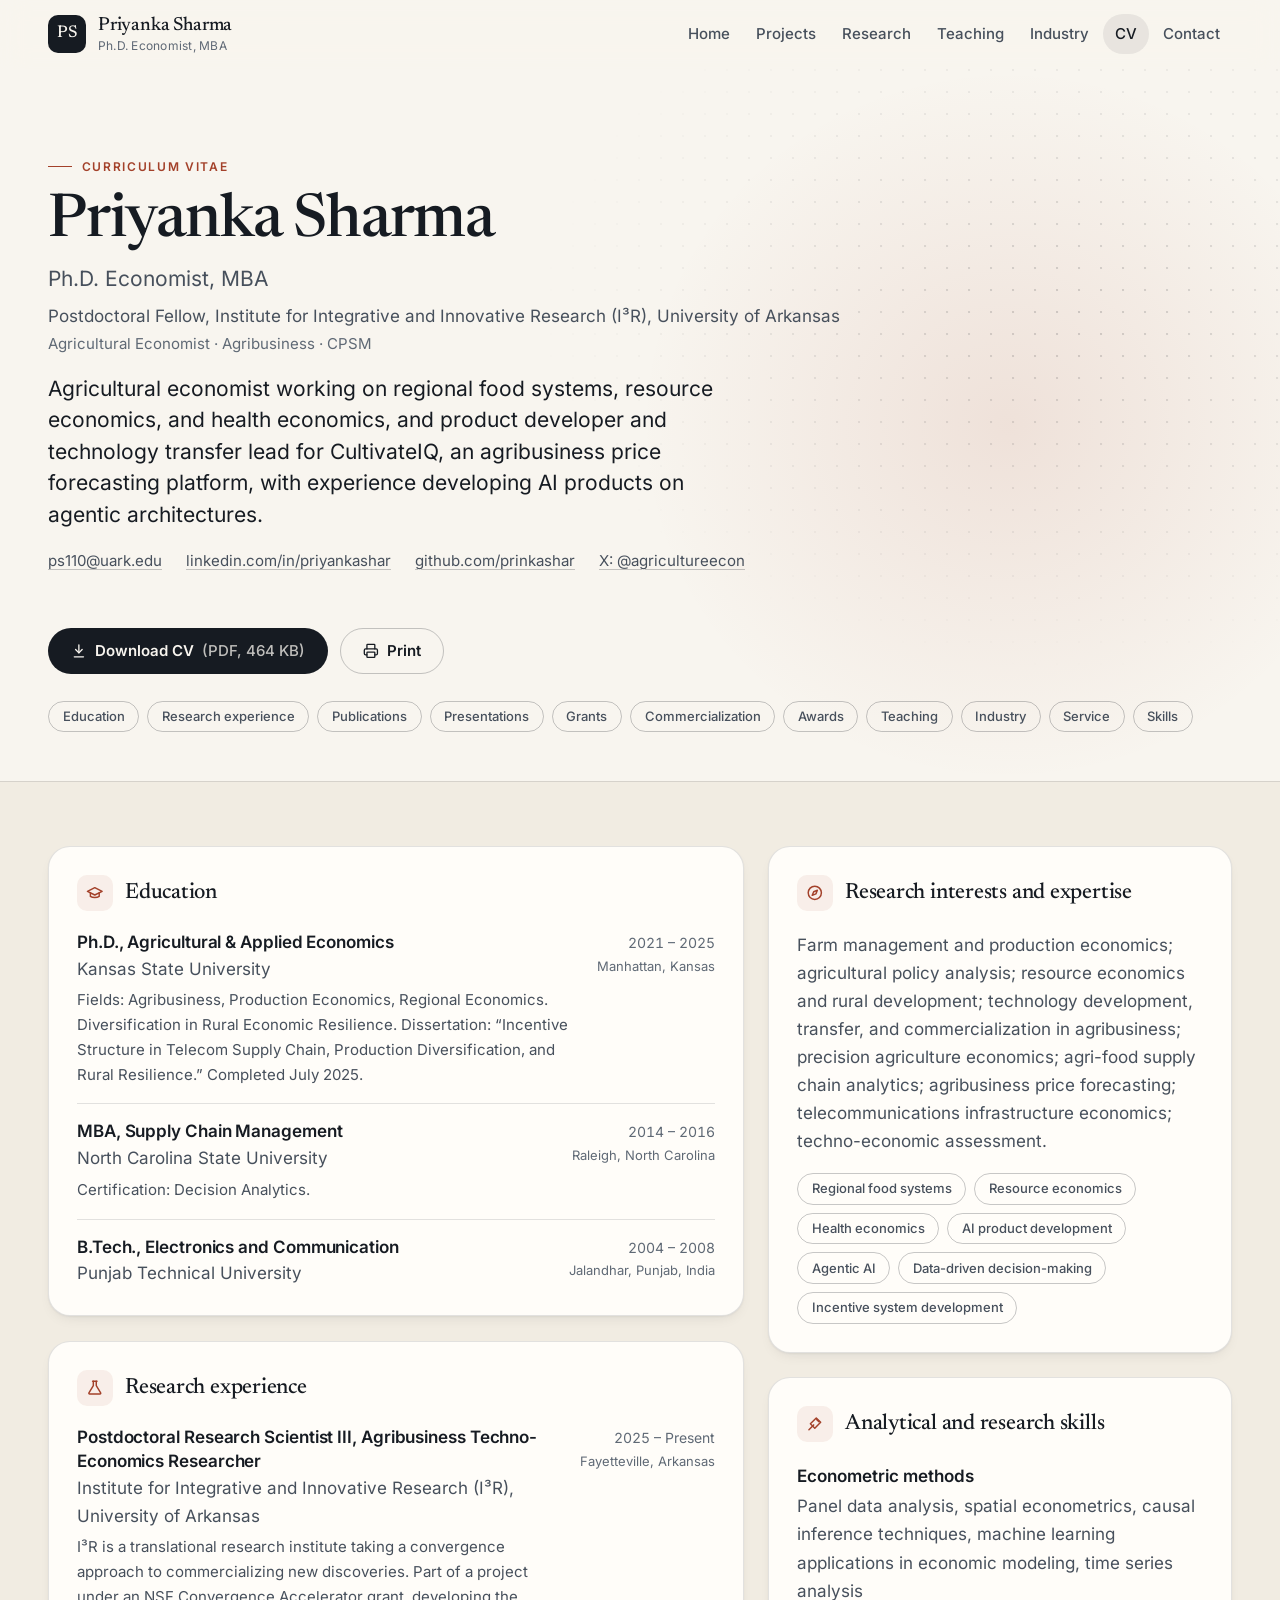
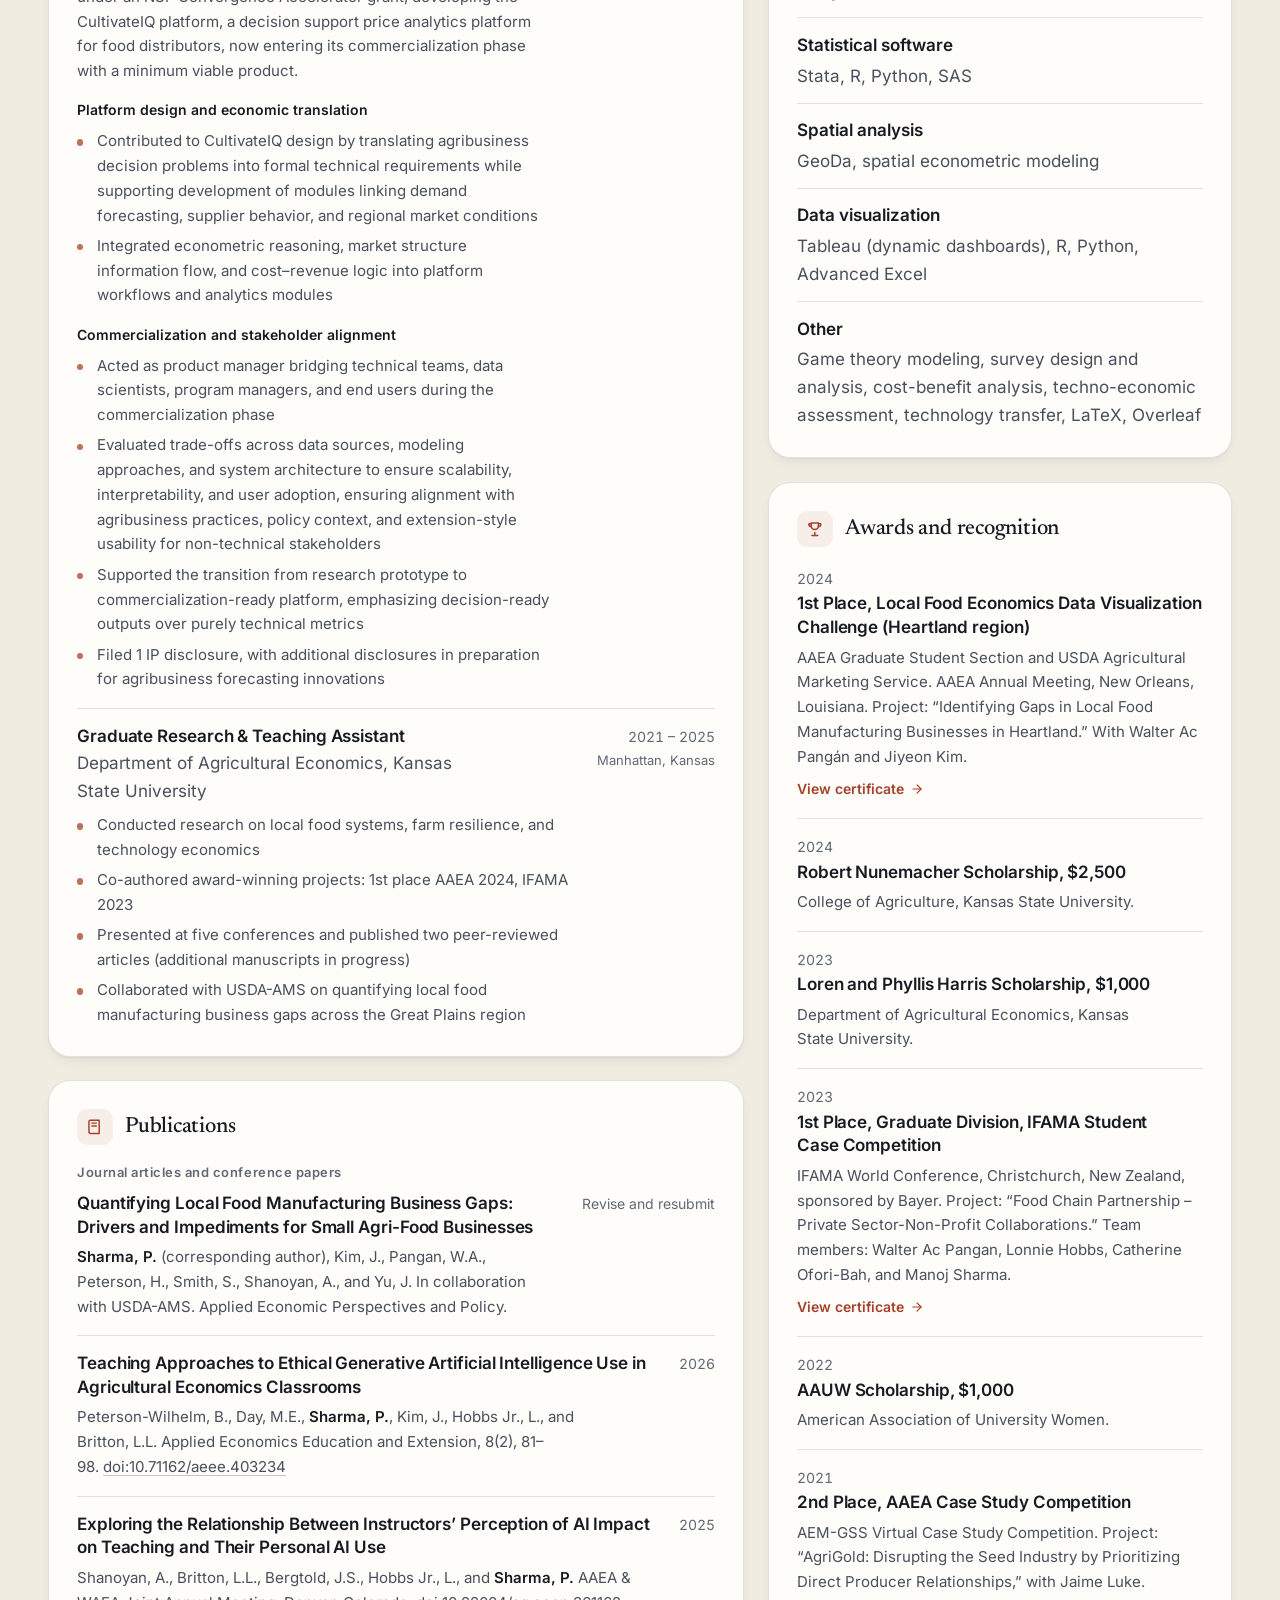
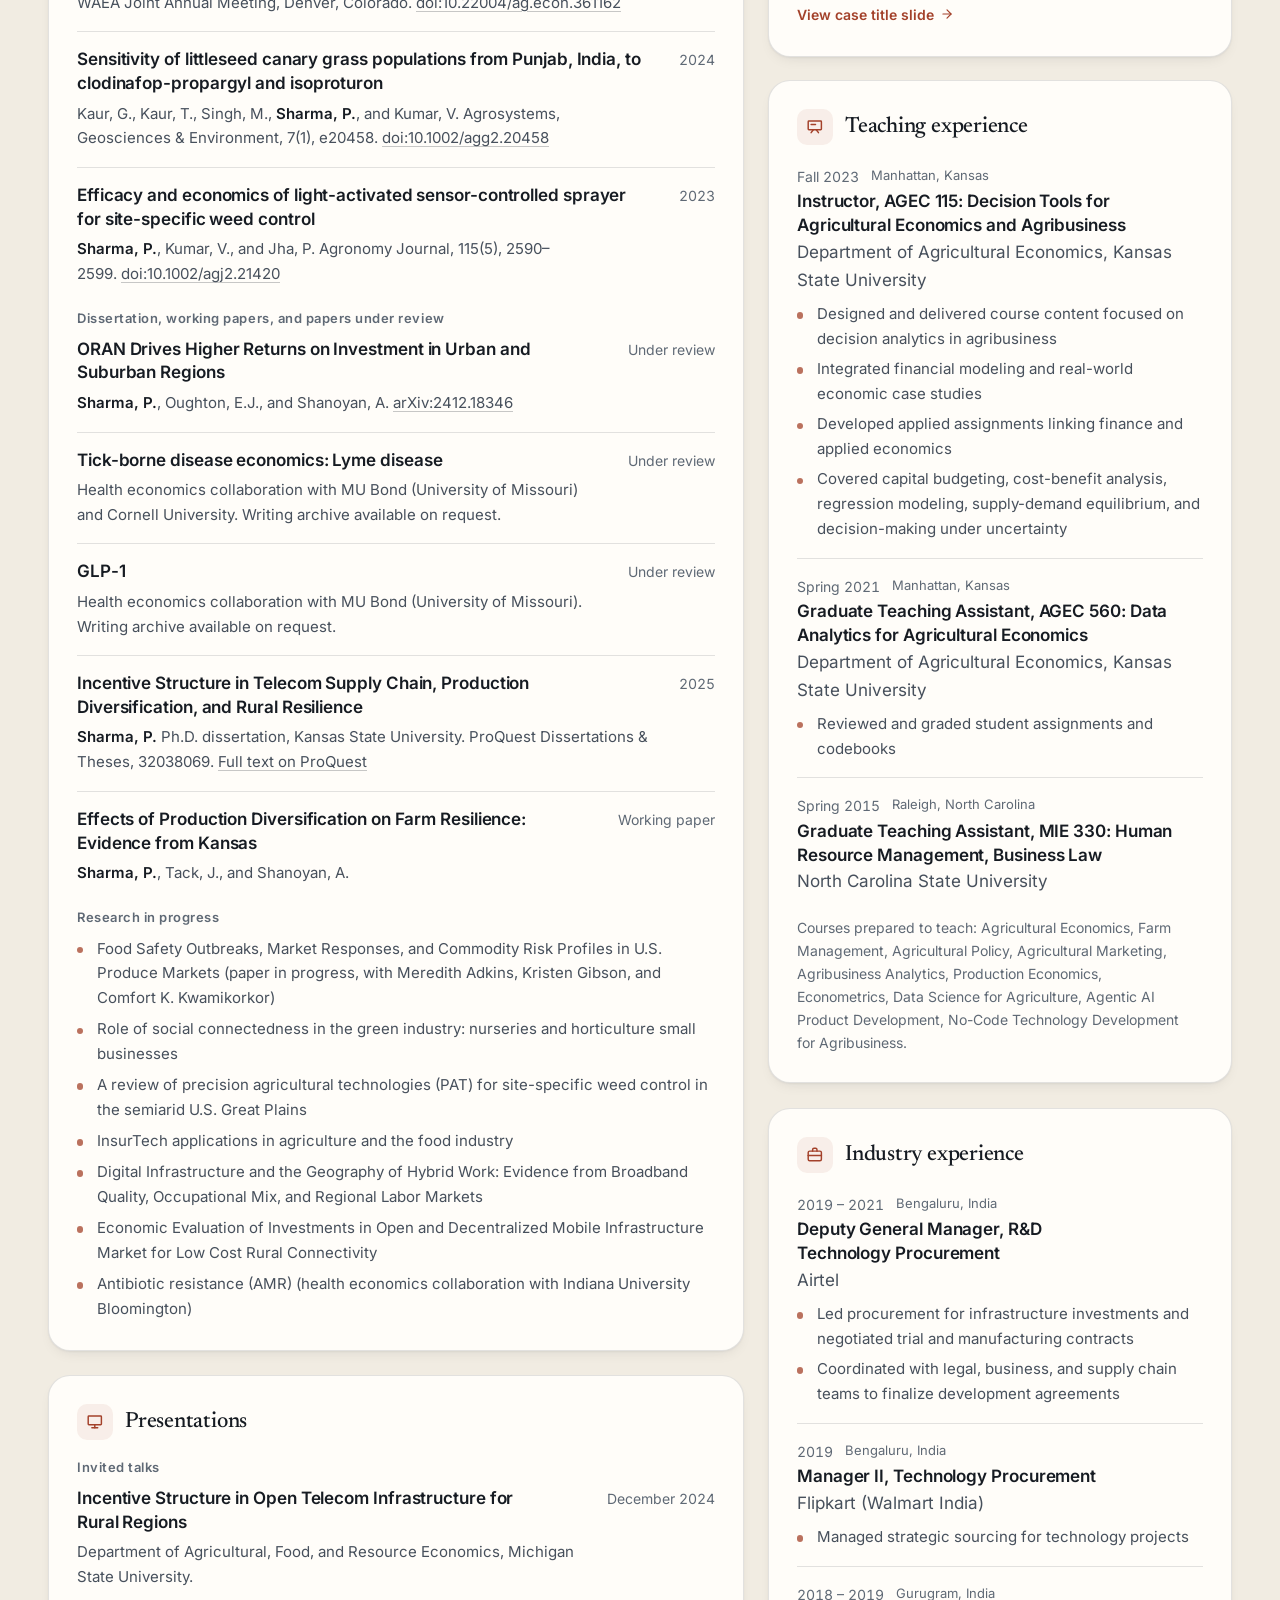
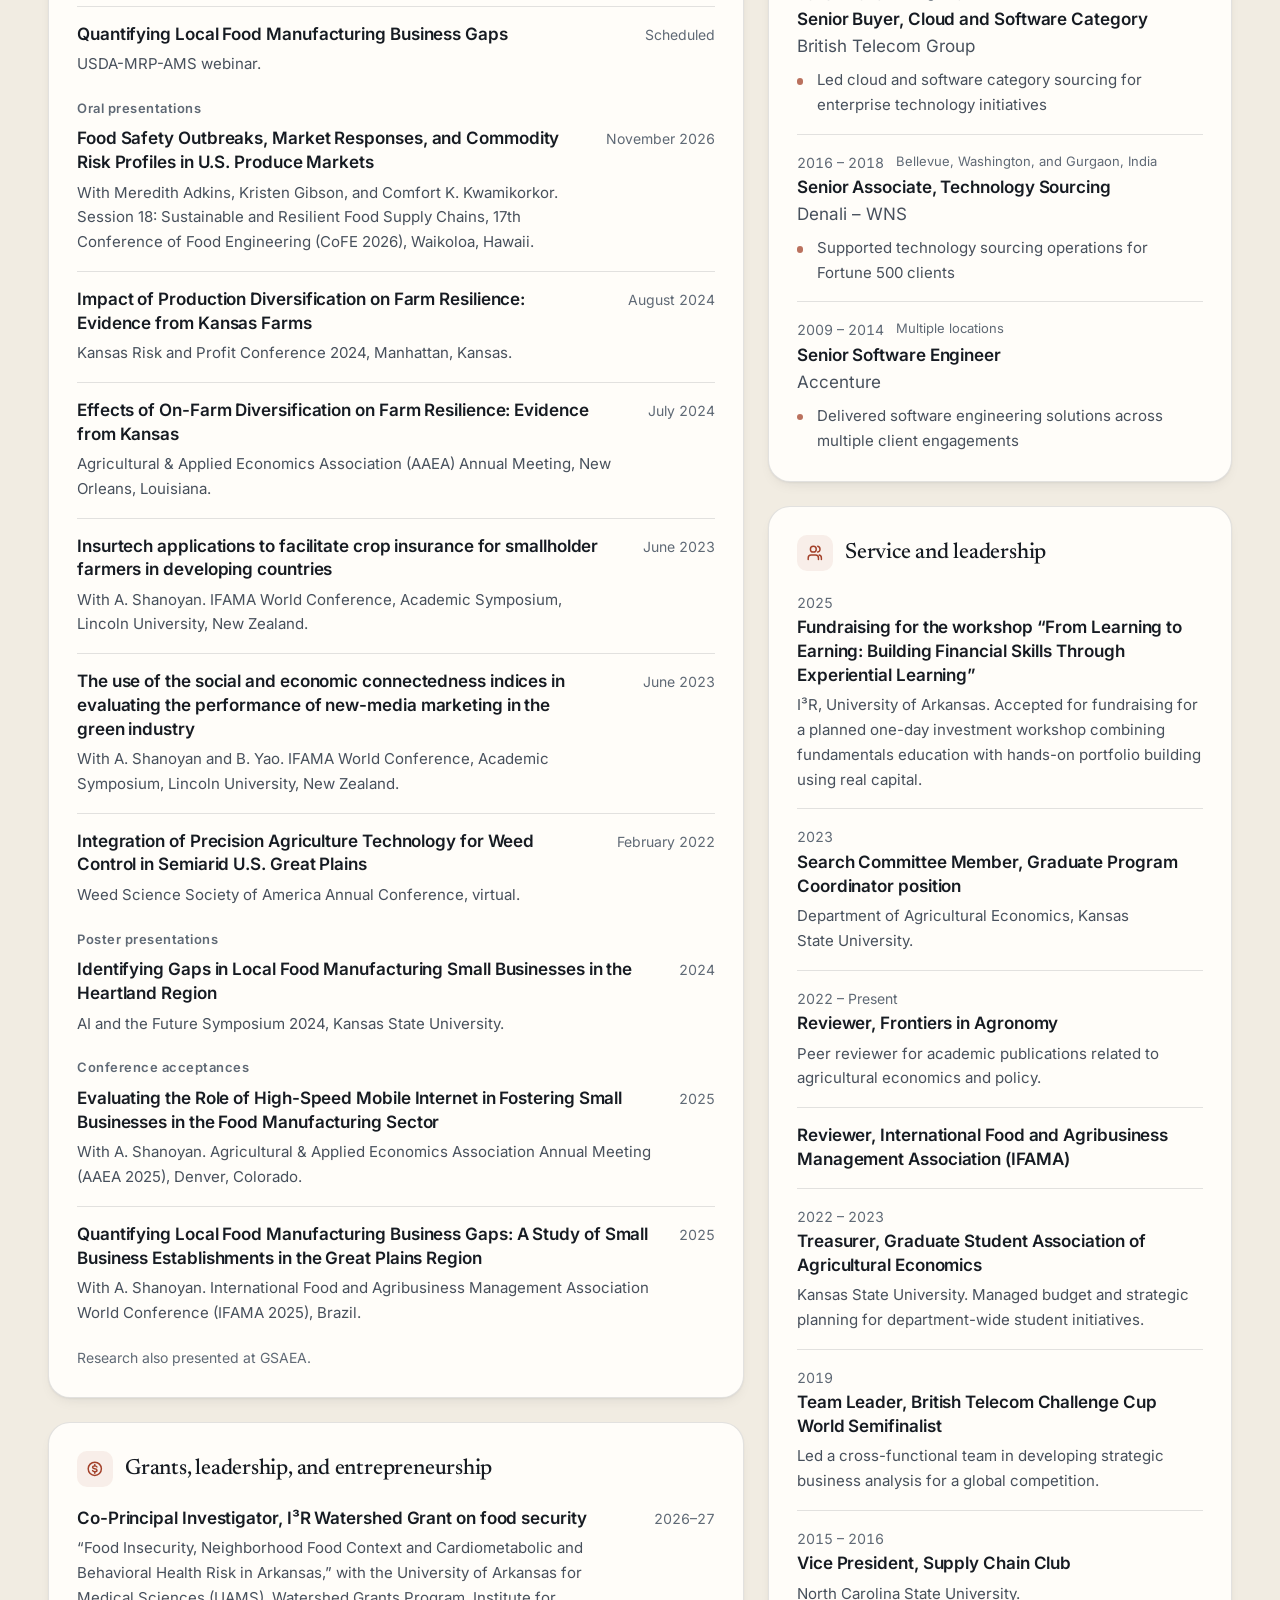
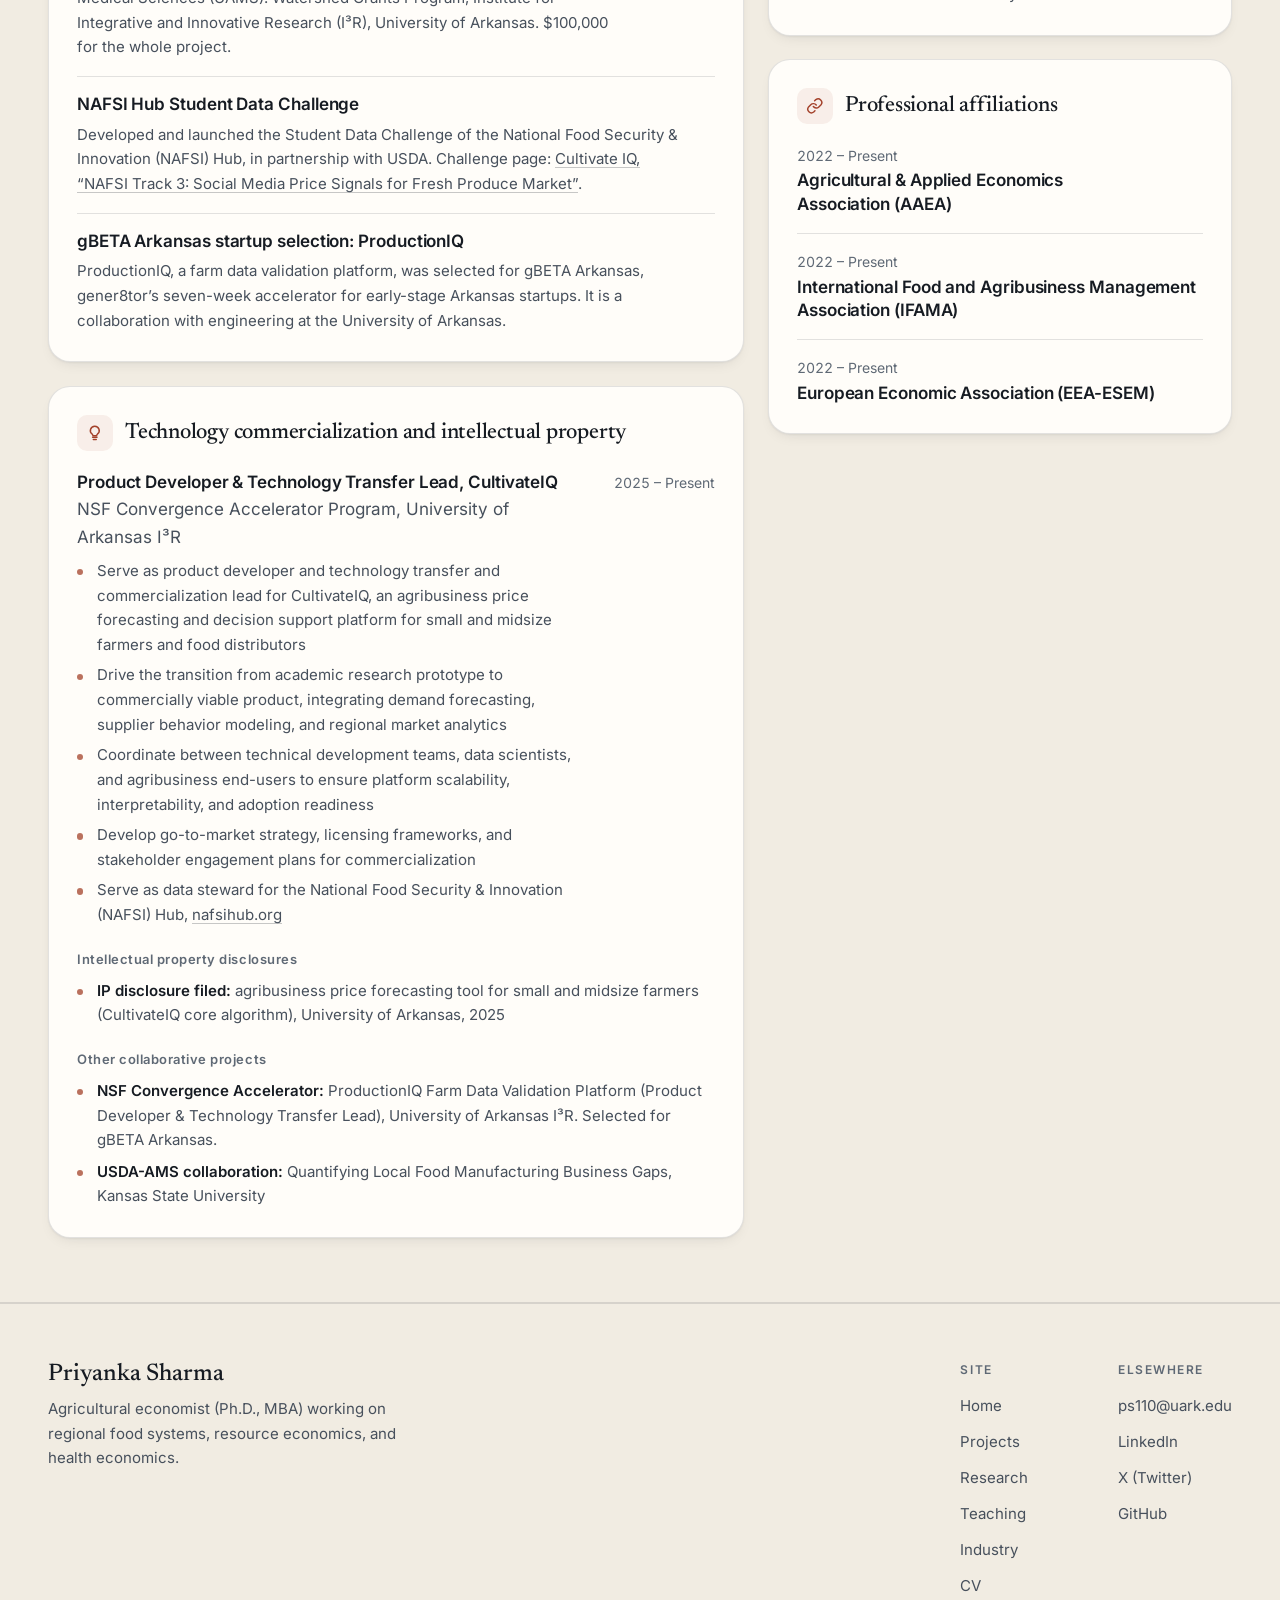
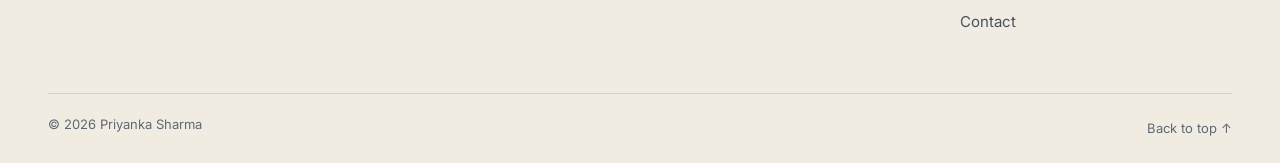
<file: cv.html>
<!doctype html>
<html lang="en">
<head>
  <meta charset="utf-8">
  <meta name="viewport" content="width=device-width, initial-scale=1">
  <title>CV | Priyanka Sharma</title>
  <meta name="description" content="CV of Priyanka Sharma, agricultural economist (Ph.D., MBA): education, research, commercialization, grants, publications, awards, teaching, and industry experience.">
  <meta name="keywords" content="Priyanka Sharma, agricultural economist, agribusiness economics, agricultural and applied economics, entrepreneurship through academia, agentic AI economics, technology transfer, university commercialization, economics MBA engineering, University of Arkansas, I3R, agribusiness assistant professor, curriculum vitae, Ph.D. agricultural and applied economics, MBA supply chain management, entrepreneurship in agribusiness, agribusiness entrepreneurship, AI product development in agriculture, AI finance in agriculture, AI price forecasting, agricultural price analytics, agrifood technology commercialization">
  <meta name="author" content="Priyanka Sharma">
  <meta name="color-scheme" content="only light">
  <meta name="theme-color" content="#f8f5ef">
  <meta property="og:type" content="website">
  <meta property="og:site_name" content="Priyanka Sharma">
  <meta property="og:title" content="CV | Priyanka Sharma">
  <meta property="og:description" content="Education, research experience, technology commercialization, grants, publications, presentations, awards, teaching, and industry experience.">
  <meta property="og:url" content="https://prinkashar.github.io/cv.html">
  <meta property="og:image" content="https://prinkashar.github.io/assets/img/social-card.jpg">
  <meta property="og:image:width" content="1200">
  <meta property="og:image:height" content="630">
  <meta property="og:image:alt" content="Priyanka Sharma, Ph.D. economist and MBA. Economics for food, farms, and the networks that connect them.">
  <meta name="twitter:card" content="summary_large_image">
  <link rel="canonical" href="https://prinkashar.github.io/cv.html">
  <link rel="icon" href="favicon.ico" sizes="32x32">
  <link rel="icon" href="favicon.svg" type="image/svg+xml">
  <link rel="apple-touch-icon" href="apple-touch-icon.png">
  <link rel="preload" href="assets/fonts/newsreader-500.woff2" as="font" type="font/woff2" crossorigin>
  <link rel="preload" href="assets/fonts/inter-variable.woff2" as="font" type="font/woff2" crossorigin>
  <link rel="stylesheet" href="assets/css/style.css">
  <script>
    /* Runs before the page paints: notes that JavaScript is on (used by the mobile menu and fade-in effects). */
    (function () {
      var d = document.documentElement;
      d.classList.add('js');
      /* Safety net: if main.js never loads, drop back to the no-JavaScript layout so nothing stays hidden. */
      setTimeout(function () { if (!d.classList.contains('js-ready')) d.classList.remove('js'); }, 3000);
    })();
  </script>
  <script src="assets/js/main.js" defer></script>
  <script type="application/ld+json">
  {
    "@context": "https://schema.org",
    "@type": "Person",
    "@id": "https://prinkashar.github.io/#person",
    "name": "Priyanka Sharma",
    "honorificSuffix": [
      "Ph.D.",
      "MBA"
    ],
    "jobTitle": "Postdoctoral Fellow",
    "description": "Academic economist, MBA, and technology transfer leader bridging economics, business strategy, and engineering-driven AI pipelines at the University of Arkansas.",
    "url": "https://prinkashar.github.io/",
    "mainEntityOfPage": "https://prinkashar.github.io/research.html",
    "image": "https://prinkashar.github.io/assets/img/portrait.jpg",
    "email": "mailto:ps110@uark.edu",
    "affiliation": {
      "@type": "Organization",
      "name": "University of Arkansas",
      "department": {
        "@type": "Organization",
        "name": "Institute for Integrative and Innovative Research (I3R)"
      }
    },
    "worksFor": {
      "@type": "CollegeOrUniversity",
      "name": "University of Arkansas"
    },
    "alumniOf": [
      {
        "@type": "CollegeOrUniversity",
        "name": "Kansas State University"
      },
      {
        "@type": "CollegeOrUniversity",
        "name": "North Carolina State University"
      },
      {
        "@type": "CollegeOrUniversity",
        "name": "Punjab Technical University"
      }
    ],
    "hasCredential": [
      {
        "@type": "EducationalOccupationalCredential",
        "name": "Ph.D. in Agricultural and Applied Economics",
        "credentialCategory": "degree",
        "educationalLevel": "Doctoral degree",
        "dateCreated": "2025",
        "recognizedBy": {
          "@type": "CollegeOrUniversity",
          "name": "Kansas State University"
        }
      },
      {
        "@type": "EducationalOccupationalCredential",
        "name": "Master of Business Administration (MBA), Supply Chain Management",
        "credentialCategory": "degree",
        "educationalLevel": "Master's degree",
        "dateCreated": "2016",
        "recognizedBy": {
          "@type": "CollegeOrUniversity",
          "name": "North Carolina State University"
        }
      }
    ],
    "knowsAbout": [
      "Agribusiness Economics",
      "Entrepreneurship through Academia",
      "Agentic AI Economics",
      "Agribusiness Entrepreneurship",
      "AI Product Development in Agriculture",
      "Agricultural Price Forecasting and Price Analytics",
      "Technology Transfer and Commercialization",
      "Economic Decision Support Systems",
      "Business Strategy and Venture Development",
      "Engineering and AI Data Pipelines",
      "Agricultural and Applied Economics",
      "Regional Food Systems",
      "Precision Agriculture Economics",
      "Health Economics"
    ],
    "sameAs": [
      "https://www.linkedin.com/in/priyankashar/",
      "https://twitter.com/agricultureecon",
      "https://github.com/prinkashar"
    ]
  }
  </script>
</head>
<body id="top">
  <a class="skip-link" href="#main">Skip to content</a>

  <!-- ===== Site header: identical on every page (only aria-current="page" moves) ===== -->
  <header class="site-header">
    <div class="wrap site-header__inner">
      <a class="brand" href="index.html">
        <span class="brand__mark" aria-hidden="true">PS</span>
        <span class="brand__text">
          <span class="brand__name">Priyanka Sharma</span>
          <span class="brand__role">Ph.D. Economist, MBA</span>
        </span>
      </a>
      <button class="icon-btn nav-toggle" type="button" aria-controls="site-nav" aria-expanded="false" aria-label="Open menu">
        <svg class="icon-menu" viewBox="0 0 24 24" fill="none" stroke="currentColor" stroke-width="2" stroke-linecap="round" stroke-linejoin="round" aria-hidden="true"><path d="M4 7h16"/><path d="M4 12h16"/><path d="M4 17h16"/></svg>
        <svg class="icon-close" viewBox="0 0 24 24" fill="none" stroke="currentColor" stroke-width="2" stroke-linecap="round" stroke-linejoin="round" aria-hidden="true"><path d="M18 6 6 18"/><path d="m6 6 12 12"/></svg>
      </button>
      <nav class="site-nav" id="site-nav" aria-label="Main">
        <ul>
          <li><a href="index.html">Home</a></li>
          <li><a href="projects.html">Projects</a></li>
          <li><a href="research.html">Research</a></li>
          <li><a href="teaching.html">Teaching</a></li>
          <li><a href="industry.html">Industry</a></li>
          <li><a href="cv.html" aria-current="page">CV</a></li>
          <li><a href="contact.html">Contact</a></li>
        </ul>
      </nav>
    </div>
  </header>

  <main id="main">

    <!-- ===== Name and contact ===== -->
    <section class="page-hero" aria-labelledby="page-title">
      <div class="wrap cv__header">
        <div>
          <p class="eyebrow">Curriculum vitae</p>
          <h1 id="page-title">Priyanka Sharma</h1>
          <p class="cv__role">Ph.D. Economist, MBA</p>
          <p class="cv__sub">Postdoctoral Fellow, Institute for Integrative and Innovative Research (I³R), University of Arkansas</p>
          <p class="cv__sub">Agricultural Economist · Agribusiness · CPSM</p>
          <p class="cv__summary">Agricultural economist working on regional food systems, resource economics, and health economics, and product developer and technology transfer lead for CultivateIQ, an agribusiness price forecasting platform, with experience developing AI products on agentic architectures.</p>
          <ul class="cv__contact">
            <li><a href="mailto:ps110@uark.edu">ps110@uark.edu</a></li>
            <li><a href="https://www.linkedin.com/in/priyankashar/" target="_blank" rel="noopener me">linkedin.com/in/priyankashar</a></li>
            <li><a href="https://github.com/prinkashar" target="_blank" rel="noopener me">github.com/prinkashar</a></li>
            <li><a href="https://twitter.com/agricultureecon" target="_blank" rel="noopener me">X: @agricultureecon</a></li>
          </ul>
        </div>
        <div class="actions no-print">
          <a class="btn btn--primary" href="assets/files/priyanka-sharma-cv.pdf" download>
            <svg viewBox="0 0 24 24" fill="none" stroke="currentColor" stroke-width="2" stroke-linecap="round" stroke-linejoin="round" aria-hidden="true"><path d="M12 3v12"/><path d="m7 10 5 5 5-5"/><path d="M5 21h14"/></svg>
            Download CV <span class="btn__meta">(PDF, 464 KB)</span>
          </a>
          <button class="btn btn--ghost" type="button" data-print>
            <svg viewBox="0 0 24 24" fill="none" stroke="currentColor" stroke-width="2" stroke-linecap="round" stroke-linejoin="round" aria-hidden="true"><path d="M6 18H4a2 2 0 0 1-2-2v-5a2 2 0 0 1 2-2h16a2 2 0 0 1 2 2v5a2 2 0 0 1-2 2h-2"/><path d="M6 9V3a1 1 0 0 1 1-1h10a1 1 0 0 1 1 1v6"/><rect x="6" y="14" width="12" height="8" rx="1"/></svg>
            Print
          </button>
        </div>
      </div>
      <div class="wrap no-print">
        <nav class="cv__jump" aria-label="On this page">
          <ul class="chips">
            <li><a class="chip" href="#education">Education</a></li>
            <li><a class="chip" href="#research-experience">Research experience</a></li>
            <li><a class="chip" href="#publications">Publications</a></li>
            <li><a class="chip" href="#presentations">Presentations</a></li>
            <li><a class="chip" href="#grants">Grants</a></li>
            <li><a class="chip" href="#commercialization">Commercialization</a></li>
            <li><a class="chip" href="#awards">Awards</a></li>
            <li><a class="chip" href="#teaching">Teaching</a></li>
            <li><a class="chip" href="#industry">Industry</a></li>
            <li><a class="chip" href="#service">Service</a></li>
            <li><a class="chip" href="#skills">Skills</a></li>
          </ul>
        </nav>
      </div>
    </section>

    <!-- ===== CV sections =====
         Each <section class="cv__section"> has a heading on the left and entries on the right.
         To add an entry, copy one <li class="entry"> … </li> block. -->
    <div class="section section--tight section--tint cv__body">
      <div class="wrap">
        <div class="cv__grid">
          <div class="cv__col cv__col--main">
            <section class="cv__section" id="education" aria-labelledby="cv-education">
              <h2 id="cv-education"><span class="cv__icon" aria-hidden="true"><svg viewBox="0 0 24 24" fill="none" stroke="currentColor" stroke-width="2" stroke-linecap="round" stroke-linejoin="round"><path d="M22 10 12 5 2 10l10 5 10-5Z"/><path d="M6 12v5c3 2 9 2 12 0v-5"/></svg></span>Education</h2>
              <ol class="entries">
                <li class="entry">
                  <div class="entry__body">
                    <h3 class="entry__title">Ph.D., Agricultural &amp; Applied Economics</h3>
                    <p class="entry__org">Kansas State University</p>
                    <p class="entry__desc">Fields: Agribusiness, Production Economics, Regional Economics. Diversification in Rural Economic Resilience. Dissertation: “Incentive Structure in Telecom Supply Chain, Production Diversification, and Rural Resilience.” Completed July 2025.</p>
                  </div>
                  <div class="entry__meta">
                    <p class="entry__date">2021 – 2025</p>
                    <p class="entry__place">Manhattan, Kansas</p>
                  </div>
                </li>
                <li class="entry">
                  <div class="entry__body">
                    <h3 class="entry__title">MBA, Supply Chain Management</h3>
                    <p class="entry__org">North Carolina State University</p>
                    <p class="entry__desc">Certification: Decision Analytics.</p>
                  </div>
                  <div class="entry__meta">
                    <p class="entry__date">2014 – 2016</p>
                    <p class="entry__place">Raleigh, North Carolina</p>
                  </div>
                </li>
                <li class="entry">
                  <div class="entry__body">
                    <h3 class="entry__title">B.Tech., Electronics and Communication</h3>
                    <p class="entry__org">Punjab Technical University</p>
                  </div>
                  <div class="entry__meta">
                    <p class="entry__date">2004 – 2008</p>
                    <p class="entry__place">Jalandhar, Punjab, India</p>
                  </div>
                </li>
              </ol>
            </section>
            <section class="cv__section" id="research-experience" aria-labelledby="cv-research-exp">
              <h2 id="cv-research-exp"><span class="cv__icon" aria-hidden="true"><svg viewBox="0 0 24 24" fill="none" stroke="currentColor" stroke-width="2" stroke-linecap="round" stroke-linejoin="round"><path d="M9 3h6"/><path d="M10 3v6L4 19a1 1 0 0 0 .9 1.5h14.2A1 1 0 0 0 20 19l-6-10V3"/></svg></span>Research experience</h2>
              <ol class="entries">
                <li class="entry">
                  <div class="entry__body">
                    <h3 class="entry__title">Postdoctoral Research Scientist III, Agribusiness Techno-Economics Researcher</h3>
                    <p class="entry__org">Institute for Integrative and Innovative Research (I³R), University of Arkansas</p>
                    <p class="entry__desc">I³R is a translational research institute taking a convergence approach to commercializing new discoveries. Part of a project under an NSF Convergence Accelerator grant, developing the CultivateIQ platform, a decision support price analytics platform for food distributors, now entering its commercialization phase with a minimum viable product.</p>
                    <p class="entry__label">Platform design and economic translation</p>
                    <ul class="cv__list">
                      <li>Contributed to CultivateIQ design by translating agribusiness decision problems into formal technical requirements while supporting development of modules linking demand forecasting, supplier behavior, and regional market conditions</li>
                      <li>Integrated econometric reasoning, market structure information flow, and cost–revenue logic into platform workflows and analytics modules</li>
                    </ul>
                    <p class="entry__label">Commercialization and stakeholder alignment</p>
                    <ul class="cv__list">
                      <li>Acted as product manager bridging technical teams, data scientists, program managers, and end users during the commercialization phase</li>
                      <li>Evaluated trade-offs across data sources, modeling approaches, and system architecture to ensure scalability, interpretability, and user adoption, ensuring alignment with agribusiness practices, policy context, and extension-style usability for non-technical stakeholders</li>
                      <li>Supported the transition from research prototype to commercialization-ready platform, emphasizing decision-ready outputs over purely technical metrics</li>
                      <li>Filed 1 IP disclosure, with additional disclosures in preparation for agribusiness forecasting innovations</li>
                    </ul>
                  </div>
                  <div class="entry__meta">
                    <p class="entry__date">2025 – Present</p>
                    <p class="entry__place">Fayetteville, Arkansas</p>
                  </div>
                </li>
                <li class="entry">
                  <div class="entry__body">
                    <h3 class="entry__title">Graduate Research &amp; Teaching Assistant</h3>
                    <p class="entry__org">Department of Agricultural Economics, Kansas State University</p>
                    <ul class="cv__list">
                      <li>Conducted research on local food systems, farm resilience, and technology economics</li>
                      <li>Co-authored award-winning projects: 1st place AAEA 2024, IFAMA 2023</li>
                      <li>Presented at five conferences and published two peer-reviewed articles (additional manuscripts in progress)</li>
                      <li>Collaborated with USDA-AMS on quantifying local food manufacturing business gaps across the Great Plains region</li>
                    </ul>
                  </div>
                  <div class="entry__meta">
                    <p class="entry__date">2021 – 2025</p>
                    <p class="entry__place">Manhattan, Kansas</p>
                  </div>
                </li>
              </ol>
            </section>
            <section class="cv__section" id="publications" aria-labelledby="cv-publications">
              <h2 id="cv-publications"><span class="cv__icon" aria-hidden="true"><svg viewBox="0 0 24 24" fill="none" stroke="currentColor" stroke-width="2" stroke-linecap="round" stroke-linejoin="round"><path d="M4 19.5V5a2 2 0 0 1 2-2h12v18H6a2 2 0 0 1-2-1.5Z"/><path d="M8 7h6"/><path d="M8 11h6"/></svg></span>Publications</h2>
              <div>
                <h3 class="cv__subhead">Journal articles and conference papers</h3>
                <ol class="entries">
                  <li class="entry">
                    <div class="entry__body">
                      <h4 class="entry__title">Quantifying Local Food Manufacturing Business Gaps: Drivers and Impediments for Small Agri-Food Businesses</h4>
                      <p class="entry__desc"><strong>Sharma, P.</strong> (corresponding author), Kim, J., Pangan, W.A., Peterson, H., Smith, S., Shanoyan, A., and Yu, J. In collaboration with USDA-AMS. Applied Economic Perspectives and Policy.</p>
                    </div>
                    <p class="entry__date">Revise and resubmit</p>
                  </li>
                  <li class="entry">
                    <div class="entry__body">
                      <h4 class="entry__title">Teaching Approaches to Ethical Generative Artificial Intelligence Use in Agricultural Economics Classrooms</h4>
                      <p class="entry__desc">Peterson-Wilhelm, B., Day, M.E., <strong>Sharma, P.</strong>, Kim, J., Hobbs Jr., L., and Britton, L.L. Applied Economics Education and Extension, 8(2), 81–98. <a href="https://doi.org/10.71162/aeee.403234" target="_blank" rel="noopener">doi:10.71162/aeee.403234</a></p>
                    </div>
                    <p class="entry__date">2026</p>
                  </li>
                  <li class="entry">
                    <div class="entry__body">
                      <h4 class="entry__title">Exploring the Relationship Between Instructors’ Perception of AI Impact on Teaching and Their Personal AI Use</h4>
                      <p class="entry__desc">Shanoyan, A., Britton, L.L., Bergtold, J.S., Hobbs Jr., L., and <strong>Sharma, P.</strong> AAEA &amp; WAEA Joint Annual Meeting, Denver, Colorado. <a href="https://doi.org/10.22004/ag.econ.361162" target="_blank" rel="noopener">doi:10.22004/ag.econ.361162</a></p>
                    </div>
                    <p class="entry__date">2025</p>
                  </li>
                  <li class="entry">
                    <div class="entry__body">
                      <h4 class="entry__title">Sensitivity of littleseed canary grass populations from Punjab, India, to clodinafop-propargyl and isoproturon</h4>
                      <p class="entry__desc">Kaur, G., Kaur, T., Singh, M., <strong>Sharma, P.</strong>, and Kumar, V. Agrosystems, Geosciences &amp; Environment, 7(1), e20458. <a href="https://doi.org/10.1002/agg2.20458" target="_blank" rel="noopener">doi:10.1002/agg2.20458</a></p>
                    </div>
                    <p class="entry__date">2024</p>
                  </li>
                  <li class="entry">
                    <div class="entry__body">
                      <h4 class="entry__title">Efficacy and economics of light-activated sensor-controlled sprayer for site-specific weed control</h4>
                      <p class="entry__desc"><strong>Sharma, P.</strong>, Kumar, V., and Jha, P. Agronomy Journal, 115(5), 2590–2599. <a href="https://doi.org/10.1002/agj2.21420" target="_blank" rel="noopener">doi:10.1002/agj2.21420</a></p>
                    </div>
                    <p class="entry__date">2023</p>
                  </li>
                </ol>

                <h3 class="cv__subhead">Dissertation, working papers, and papers under review</h3>
                <ol class="entries">
                  <li class="entry">
                    <div class="entry__body">
                      <h4 class="entry__title">ORAN Drives Higher Returns on Investment in Urban and Suburban Regions</h4>
                      <p class="entry__desc"><strong>Sharma, P.</strong>, Oughton, E.J., and Shanoyan, A. <a href="https://arxiv.org/abs/2412.18346" target="_blank" rel="noopener">arXiv:2412.18346</a></p>
                    </div>
                    <p class="entry__date">Under review</p>
                  </li>
                  <li class="entry">
                    <div class="entry__body">
                      <h4 class="entry__title">Tick-borne disease economics: Lyme disease</h4>
                      <p class="entry__desc">Health economics collaboration with MU Bond (University of Missouri) and Cornell University. Writing archive available on request.</p>
                    </div>
                    <p class="entry__date">Under review</p>
                  </li>
                  <li class="entry">
                    <div class="entry__body">
                      <h4 class="entry__title">GLP-1</h4>
                      <p class="entry__desc">Health economics collaboration with MU Bond (University of Missouri). Writing archive available on request.</p>
                    </div>
                    <p class="entry__date">Under review</p>
                  </li>
                  <li class="entry">
                    <div class="entry__body">
                      <h4 class="entry__title">Incentive Structure in Telecom Supply Chain, Production Diversification, and Rural Resilience</h4>
                      <p class="entry__desc"><strong>Sharma, P.</strong> Ph.D. dissertation, Kansas State University. ProQuest Dissertations &amp; Theses, 32038069. <a href="https://www.proquest.com/docview/3245399807" target="_blank" rel="noopener">Full text on ProQuest</a></p>
                    </div>
                    <p class="entry__date">2025</p>
                  </li>
                  <li class="entry">
                    <div class="entry__body">
                      <h4 class="entry__title">Effects of Production Diversification on Farm Resilience: Evidence from Kansas</h4>
                      <p class="entry__desc"><strong>Sharma, P.</strong>, Tack, J., and Shanoyan, A.</p>
                    </div>
                    <p class="entry__date">Working paper</p>
                  </li>
                </ol>

                <h3 class="cv__subhead">Research in progress</h3>
                <ul class="cv__list">
                  <li>Food Safety Outbreaks, Market Responses, and Commodity Risk Profiles in U.S. Produce Markets (paper in progress, with Meredith Adkins, Kristen Gibson, and Comfort K. Kwamikorkor)</li>
                  <li>Role of social connectedness in the green industry: nurseries and horticulture small businesses</li>
                  <li>A review of precision agricultural technologies (PAT) for site-specific weed control in the semiarid U.S. Great Plains</li>
                  <li>InsurTech applications in agriculture and the food industry</li>
                  <li>Digital Infrastructure and the Geography of Hybrid Work: Evidence from Broadband Quality, Occupational Mix, and Regional Labor Markets</li>
                  <li>Economic Evaluation of Investments in Open and Decentralized Mobile Infrastructure Market for Low Cost Rural Connectivity</li>
                  <li>Antibiotic resistance (AMR) (health economics collaboration with Indiana University Bloomington)</li>
                </ul>
              </div>
            </section>
            <section class="cv__section" id="presentations" aria-labelledby="cv-presentations">
              <h2 id="cv-presentations"><span class="cv__icon" aria-hidden="true"><svg viewBox="0 0 24 24" fill="none" stroke="currentColor" stroke-width="2" stroke-linecap="round" stroke-linejoin="round"><rect x="3" y="4" width="18" height="12" rx="1"/><path d="M12 16v4"/><path d="M8 20h8"/></svg></span>Presentations</h2>
              <div>
                <h3 class="cv__subhead">Invited talks</h3>
                <ol class="entries">
                  <li class="entry">
                    <div class="entry__body">
                      <h4 class="entry__title">Incentive Structure in Open Telecom Infrastructure for Rural Regions</h4>
                      <p class="entry__desc">Department of Agricultural, Food, and Resource Economics, Michigan State University.</p>
                    </div>
                    <p class="entry__date">December 2024</p>
                  </li>
                  <li class="entry">
                    <div class="entry__body">
                      <h4 class="entry__title">Quantifying Local Food Manufacturing Business Gaps</h4>
                      <p class="entry__desc">USDA-MRP-AMS webinar.</p>
                    </div>
                    <p class="entry__date">Scheduled</p>
                  </li>
                </ol>

                <h3 class="cv__subhead">Oral presentations</h3>
                <ol class="entries">
                  <li class="entry">
                    <div class="entry__body">
                      <h4 class="entry__title">Food Safety Outbreaks, Market Responses, and Commodity Risk Profiles in U.S. Produce Markets</h4>
                      <p class="entry__desc">With Meredith Adkins, Kristen Gibson, and Comfort K. Kwamikorkor. Session 18: Sustainable and Resilient Food Supply Chains, 17th Conference of Food Engineering (CoFE 2026), Waikoloa, Hawaii.</p>
                    </div>
                    <p class="entry__date">November 2026</p>
                  </li>
                  <li class="entry">
                    <div class="entry__body">
                      <h4 class="entry__title">Impact of Production Diversification on Farm Resilience: Evidence from Kansas Farms</h4>
                      <p class="entry__desc">Kansas Risk and Profit Conference 2024, Manhattan, Kansas.</p>
                    </div>
                    <p class="entry__date">August 2024</p>
                  </li>
                  <li class="entry">
                    <div class="entry__body">
                      <h4 class="entry__title">Effects of On-Farm Diversification on Farm Resilience: Evidence from Kansas</h4>
                      <p class="entry__desc">Agricultural &amp; Applied Economics Association (AAEA) Annual Meeting, New Orleans, Louisiana.</p>
                    </div>
                    <p class="entry__date">July 2024</p>
                  </li>
                  <li class="entry">
                    <div class="entry__body">
                      <h4 class="entry__title">Insurtech applications to facilitate crop insurance for smallholder farmers in developing countries</h4>
                      <p class="entry__desc">With A. Shanoyan. IFAMA World Conference, Academic Symposium, Lincoln University, New Zealand.</p>
                    </div>
                    <p class="entry__date">June 2023</p>
                  </li>
                  <li class="entry">
                    <div class="entry__body">
                      <h4 class="entry__title">The use of the social and economic connectedness indices in evaluating the performance of new-media marketing in the green industry</h4>
                      <p class="entry__desc">With A. Shanoyan and B. Yao. IFAMA World Conference, Academic Symposium, Lincoln University, New Zealand.</p>
                    </div>
                    <p class="entry__date">June 2023</p>
                  </li>
                  <li class="entry">
                    <div class="entry__body">
                      <h4 class="entry__title">Integration of Precision Agriculture Technology for Weed Control in Semiarid U.S. Great Plains</h4>
                      <p class="entry__desc">Weed Science Society of America Annual Conference, virtual.</p>
                    </div>
                    <p class="entry__date">February 2022</p>
                  </li>
                </ol>

                <h3 class="cv__subhead">Poster presentations</h3>
                <ol class="entries">
                  <li class="entry">
                    <div class="entry__body">
                      <h4 class="entry__title">Identifying Gaps in Local Food Manufacturing Small Businesses in the Heartland Region</h4>
                      <p class="entry__desc">AI and the Future Symposium 2024, Kansas State University.</p>
                    </div>
                    <p class="entry__date">2024</p>
                  </li>
                </ol>

                <h3 class="cv__subhead">Conference acceptances</h3>
                <ol class="entries">
                  <li class="entry">
                    <div class="entry__body">
                      <h4 class="entry__title">Evaluating the Role of High-Speed Mobile Internet in Fostering Small Businesses in the Food Manufacturing Sector</h4>
                      <p class="entry__desc">With A. Shanoyan. Agricultural &amp; Applied Economics Association Annual Meeting (AAEA 2025), Denver, Colorado.</p>
                    </div>
                    <p class="entry__date">2025</p>
                  </li>
                  <li class="entry">
                    <div class="entry__body">
                      <h4 class="entry__title">Quantifying Local Food Manufacturing Business Gaps: A Study of Small Business Establishments in the Great Plains Region</h4>
                      <p class="entry__desc">With A. Shanoyan. International Food and Agribusiness Management Association World Conference (IFAMA 2025), Brazil.</p>
                    </div>
                    <p class="entry__date">2025</p>
                  </li>
                </ol>
                <p class="note" style="margin-top: 1.25rem">Research also presented at GSAEA.</p>
              </div>
            </section>
            <section class="cv__section" id="grants" aria-labelledby="cv-grants">
              <h2 id="cv-grants"><span class="cv__icon" aria-hidden="true"><svg viewBox="0 0 24 24" fill="none" stroke="currentColor" stroke-width="2" stroke-linecap="round" stroke-linejoin="round"><circle cx="12" cy="12" r="9"/><path d="M15 9.5c-.5-1-1.6-1.5-3-1.5-1.7 0-3 .9-3 2s1.3 1.7 3 2 3 1 3 2-1.3 2-3 2c-1.4 0-2.5-.6-3-1.5"/><path d="M12 6v2M12 16v2"/></svg></span>Grants, leadership, and entrepreneurship</h2>
              <ol class="entries">
                <li class="entry">
                  <div class="entry__body">
                    <h3 class="entry__title">Co-Principal Investigator, I³R Watershed Grant on food security</h3>
                    <p class="entry__desc">“Food Insecurity, Neighborhood Food Context and Cardiometabolic and Behavioral Health Risk in Arkansas,” with the University of Arkansas for Medical Sciences (UAMS). Watershed Grants Program, Institute for Integrative and Innovative Research (I³R), University of Arkansas. $100,000 for the whole project.</p>
                  </div>
                  <p class="entry__date">2026–27</p>
                </li>
                <li class="entry">
                  <div class="entry__body">
                    <h3 class="entry__title">NAFSI Hub Student Data Challenge</h3>
                    <p class="entry__desc">Developed and launched the Student Data Challenge of the National Food Security &amp; Innovation (NAFSI) Hub, in partnership with USDA. Challenge page: <a href="https://nafsihub.org/educationhub/datachallenge/learner/9cc55a6d-09cc-42ae-b8bf-faf7782e51ce?from=explore&amp;subtab=past" target="_blank" rel="noopener">Cultivate IQ, “NAFSI Track 3: Social Media Price Signals for Fresh Produce Market”</a>.</p>
                  </div>
                </li>
                <li class="entry">
                  <div class="entry__body">
                    <h3 class="entry__title">gBETA Arkansas startup selection: ProductionIQ</h3>
                    <p class="entry__desc">ProductionIQ, a farm data validation platform, was selected for gBETA Arkansas, gener8tor’s seven-week accelerator for early-stage Arkansas startups. It is a collaboration with engineering at the University of Arkansas.</p>
                  </div>
                </li>
              </ol>
            </section>
            <section class="cv__section" id="commercialization" aria-labelledby="cv-commercialization">
              <h2 id="cv-commercialization"><span class="cv__icon" aria-hidden="true"><svg viewBox="0 0 24 24" fill="none" stroke="currentColor" stroke-width="2" stroke-linecap="round" stroke-linejoin="round"><path d="M9 18h6"/><path d="M10 21h4"/><path d="M12 3a6 6 0 0 0-3.5 10.9c.6.5 1 1.2 1 2.1h5c0-.9.4-1.6 1-2.1A6 6 0 0 0 12 3Z"/></svg></span>Technology commercialization and intellectual property</h2>
              <div>
                <ol class="entries">
                  <li class="entry">
                    <div class="entry__body">
                      <h3 class="entry__title">Product Developer &amp; Technology Transfer Lead, CultivateIQ</h3>
                      <p class="entry__org">NSF Convergence Accelerator Program, University of Arkansas I³R</p>
                      <ul class="cv__list">
                        <li>Serve as product developer and technology transfer and commercialization lead for CultivateIQ, an agribusiness price forecasting and decision support platform for small and midsize farmers and food distributors</li>
                        <li>Drive the transition from academic research prototype to commercially viable product, integrating demand forecasting, supplier behavior modeling, and regional market analytics</li>
                        <li>Coordinate between technical development teams, data scientists, and agribusiness end-users to ensure platform scalability, interpretability, and adoption readiness</li>
                        <li>Develop go-to-market strategy, licensing frameworks, and stakeholder engagement plans for commercialization</li>
                        <li>Serve as data steward for the National Food Security &amp; Innovation (NAFSI) Hub, <a href="https://nafsihub.org/" target="_blank" rel="noopener">nafsihub.org</a></li>
                      </ul>
                    </div>
                    <p class="entry__date">2025 – Present</p>
                  </li>
                </ol>

                <h3 class="cv__subhead">Intellectual property disclosures</h3>
                <ul class="cv__list">
                  <li><strong>IP disclosure filed:</strong> agribusiness price forecasting tool for small and midsize farmers (CultivateIQ core algorithm), University of Arkansas, 2025</li>
                </ul>

                <h3 class="cv__subhead">Other collaborative projects</h3>
                <ul class="cv__list">
                  <li><strong>NSF Convergence Accelerator:</strong> ProductionIQ Farm Data Validation Platform (Product Developer &amp; Technology Transfer Lead), University of Arkansas I³R. Selected for gBETA Arkansas.</li>
                  <li><strong>USDA-AMS collaboration:</strong> Quantifying Local Food Manufacturing Business Gaps, Kansas State University</li>
                </ul>
              </div>
            </section>
          </div>
          <div class="cv__col cv__col--side">
            <section class="cv__section" id="interests" aria-labelledby="cv-interests">
              <h2 id="cv-interests"><span class="cv__icon" aria-hidden="true"><svg viewBox="0 0 24 24" fill="none" stroke="currentColor" stroke-width="2" stroke-linecap="round" stroke-linejoin="round"><circle cx="12" cy="12" r="9"/><path d="m15.5 8.5-2 5-5 2 2-5 5-2Z"/></svg></span>Research interests and expertise</h2>
              <div>
                <p class="entry__org">Farm management and production economics; agricultural policy analysis; resource economics and rural development; technology development, transfer, and commercialization in agribusiness; precision agriculture economics; agri-food supply chain analytics; agribusiness price forecasting; telecommunications infrastructure economics; techno-economic assessment.</p>
                <ul class="chips" style="margin-top: 1.1rem">
                  <li class="chip">Regional food systems</li>
                  <li class="chip">Resource economics</li>
                  <li class="chip">Health economics</li>
                  <li class="chip">AI product development</li>
                  <li class="chip">Agentic AI</li>
                  <li class="chip">Data-driven decision-making</li>
                  <li class="chip">Incentive system development</li>
                </ul>
              </div>
            </section>
            <section class="cv__section" id="skills" aria-labelledby="cv-skills">
              <h2 id="cv-skills"><span class="cv__icon" aria-hidden="true"><svg viewBox="0 0 24 24" fill="none" stroke="currentColor" stroke-width="2" stroke-linecap="round" stroke-linejoin="round"><path d="m14.7 6.3 3 3"/><path d="M4 20l6.5-6.5"/><path d="M14 4l6 6-8 8-6-6 8-8Z"/></svg></span>Analytical and research skills</h2>
              <dl class="kv">
                <div>
                  <dt>Econometric methods</dt>
                  <dd>Panel data analysis, spatial econometrics, causal inference techniques, machine learning applications in economic modeling, time series analysis</dd>
                </div>
                <div>
                  <dt>Statistical software</dt>
                  <dd>Stata, R, Python, SAS</dd>
                </div>
                <div>
                  <dt>Spatial analysis</dt>
                  <dd>GeoDa, spatial econometric modeling</dd>
                </div>
                <div>
                  <dt>Data visualization</dt>
                  <dd>Tableau (dynamic dashboards), R, Python, Advanced Excel</dd>
                </div>
                <div>
                  <dt>Other</dt>
                  <dd>Game theory modeling, survey design and analysis, cost-benefit analysis, techno-economic assessment, technology transfer, LaTeX, Overleaf</dd>
                </div>
              </dl>
            </section>
            <section class="cv__section" id="awards" aria-labelledby="cv-awards">
              <h2 id="cv-awards"><span class="cv__icon" aria-hidden="true"><svg viewBox="0 0 24 24" fill="none" stroke="currentColor" stroke-width="2" stroke-linecap="round" stroke-linejoin="round"><path d="M8 21h8"/><path d="M12 17v4"/><path d="M7 4h10v4a5 5 0 0 1-10 0V4Z"/><path d="M17 5h3a3 3 0 0 1-3 4M7 5H4a3 3 0 0 0 3 4"/></svg></span>Awards and recognition</h2>
              <ol class="entries">
                <li class="entry">
                  <div class="entry__body">
                    <h3 class="entry__title">1st Place, Local Food Economics Data Visualization Challenge (Heartland region)</h3>
                    <p class="entry__desc">AAEA Graduate Student Section and USDA Agricultural Marketing Service. AAEA Annual Meeting, New Orleans, Louisiana. Project: “Identifying Gaps in Local Food Manufacturing Businesses in Heartland.” With Walter Ac Pangán and Jiyeon Kim.</p>
                    <a class="link-arrow link-arrow--sm no-print" href="assets/img/awards/aaea-2024-data-visualization.webp" data-lightbox="awards" data-caption="1st Place, 2024 Local Food Economics Data Visualization Challenge (Heartland region), with Walter Ac Pangán and Jiyeon Kim.">View certificate
                      <svg viewBox="0 0 24 24" fill="none" stroke="currentColor" stroke-width="2" stroke-linecap="round" stroke-linejoin="round" aria-hidden="true"><path d="M5 12h14"/><path d="m12 5 7 7-7 7"/></svg>
                    </a>
                  </div>
                  <p class="entry__date">2024</p>
                </li>
                <li class="entry">
                  <div class="entry__body">
                    <h3 class="entry__title">Robert Nunemacher Scholarship, $2,500</h3>
                    <p class="entry__desc">College of Agriculture, Kansas State University.</p>
                  </div>
                  <p class="entry__date">2024</p>
                </li>
                <li class="entry">
                  <div class="entry__body">
                    <h3 class="entry__title">Loren and Phyllis Harris Scholarship, $1,000</h3>
                    <p class="entry__desc">Department of Agricultural Economics, Kansas State University.</p>
                  </div>
                  <p class="entry__date">2023</p>
                </li>
                <li class="entry">
                  <div class="entry__body">
                    <h3 class="entry__title">1st Place, Graduate Division, IFAMA Student Case Competition</h3>
                    <p class="entry__desc">IFAMA World Conference, Christchurch, New Zealand, sponsored by Bayer. Project: “Food Chain Partnership – Private Sector-Non-Profit Collaborations.” Team members: Walter Ac Pangan, Lonnie Hobbs, Catherine Ofori-Bah, and Manoj Sharma.</p>
                    <a class="link-arrow link-arrow--sm no-print" href="assets/img/awards/ifama-2023-case-competition.webp" data-lightbox="awards" data-caption="1st Place, Graduate Division, IFAMA 2023 Student Case Competition.">View certificate
                      <svg viewBox="0 0 24 24" fill="none" stroke="currentColor" stroke-width="2" stroke-linecap="round" stroke-linejoin="round" aria-hidden="true"><path d="M5 12h14"/><path d="m12 5 7 7-7 7"/></svg>
                    </a>
                  </div>
                  <p class="entry__date">2023</p>
                </li>
                <li class="entry">
                  <div class="entry__body">
                    <h3 class="entry__title">AAUW Scholarship, $1,000</h3>
                    <p class="entry__desc">American Association of University Women.</p>
                  </div>
                  <p class="entry__date">2022</p>
                </li>
                <li class="entry">
                  <div class="entry__body">
                    <h3 class="entry__title">2nd Place, AAEA Case Study Competition</h3>
                    <p class="entry__desc">AEM-GSS Virtual Case Study Competition. Project: “AgriGold: Disrupting the Seed Industry by Prioritizing Direct Producer Relationships,” with Jaime Luke.</p>
                    <a class="link-arrow link-arrow--sm no-print" href="assets/img/awards/aaea-2021-agrigold-case.webp" data-lightbox="awards" data-caption="“AgriGold: Disrupting the Seed Industry by Prioritizing Direct Producer Relationships,” with Jaime Luke. AEM-GSS 2021 Virtual Case Study Competition.">View case title slide
                      <svg viewBox="0 0 24 24" fill="none" stroke="currentColor" stroke-width="2" stroke-linecap="round" stroke-linejoin="round" aria-hidden="true"><path d="M5 12h14"/><path d="m12 5 7 7-7 7"/></svg>
                    </a>
                  </div>
                  <p class="entry__date">2021</p>
                </li>
              </ol>
            </section>
            <section class="cv__section" id="teaching" aria-labelledby="cv-teaching">
              <h2 id="cv-teaching"><span class="cv__icon" aria-hidden="true"><svg viewBox="0 0 24 24" fill="none" stroke="currentColor" stroke-width="2" stroke-linecap="round" stroke-linejoin="round"><rect x="3" y="4" width="18" height="12" rx="1"/><path d="M7 20l3-4M17 20l-3-4"/><path d="M7 9h6"/></svg></span>Teaching experience</h2>
              <div>
                <ol class="entries">
                  <li class="entry">
                    <div class="entry__body">
                      <h3 class="entry__title">Instructor, AGEC 115: Decision Tools for Agricultural Economics and Agribusiness</h3>
                      <p class="entry__org">Department of Agricultural Economics, Kansas State University</p>
                      <ul class="cv__list">
                        <li>Designed and delivered course content focused on decision analytics in agribusiness</li>
                        <li>Integrated financial modeling and real-world economic case studies</li>
                        <li>Developed applied assignments linking finance and applied economics</li>
                        <li>Covered capital budgeting, cost-benefit analysis, regression modeling, supply-demand equilibrium, and decision-making under uncertainty</li>
                      </ul>
                    </div>
                    <div class="entry__meta">
                    <p class="entry__date">Fall 2023</p>
                    <p class="entry__place">Manhattan, Kansas</p>
                  </div>
                  </li>
                  <li class="entry">
                    <div class="entry__body">
                      <h3 class="entry__title">Graduate Teaching Assistant, AGEC 560: Data Analytics for Agricultural Economics</h3>
                      <p class="entry__org">Department of Agricultural Economics, Kansas State University</p>
                      <ul class="cv__list">
                        <li>Reviewed and graded student assignments and codebooks</li>
                      </ul>
                    </div>
                    <div class="entry__meta">
                    <p class="entry__date">Spring 2021</p>
                    <p class="entry__place">Manhattan, Kansas</p>
                  </div>
                  </li>
                  <li class="entry">
                    <div class="entry__body">
                      <h3 class="entry__title">Graduate Teaching Assistant, MIE 330: Human Resource Management, Business Law</h3>
                      <p class="entry__org">North Carolina State University</p>
                    </div>
                    <div class="entry__meta">
                    <p class="entry__date">Spring 2015</p>
                    <p class="entry__place">Raleigh, North Carolina</p>
                  </div>
                  </li>
                </ol>
                <p class="note" style="margin-top: 1.25rem">Courses prepared to teach: Agricultural Economics, Farm Management, Agricultural Policy, Agricultural Marketing, Agribusiness Analytics, Production Economics, Econometrics, Data Science for Agriculture, Agentic AI Product Development, No-Code Technology Development for Agribusiness.</p>
              </div>
            </section>
            <section class="cv__section" id="industry" aria-labelledby="cv-industry">
              <h2 id="cv-industry"><span class="cv__icon" aria-hidden="true"><svg viewBox="0 0 24 24" fill="none" stroke="currentColor" stroke-width="2" stroke-linecap="round" stroke-linejoin="round"><rect x="3" y="7" width="18" height="13" rx="2"/><path d="M9 7V5a2 2 0 0 1 2-2h2a2 2 0 0 1 2 2v2"/><path d="M3 13h18"/></svg></span>Industry experience</h2>
              <ol class="entries">
                <li class="entry">
                  <div class="entry__body">
                    <h3 class="entry__title">Deputy General Manager, R&amp;D Technology Procurement</h3>
                    <p class="entry__org">Airtel</p>
                    <ul class="cv__list">
                      <li>Led procurement for infrastructure investments and negotiated trial and manufacturing contracts</li>
                      <li>Coordinated with legal, business, and supply chain teams to finalize development agreements</li>
                    </ul>
                  </div>
                  <div class="entry__meta">
                    <p class="entry__date">2019 – 2021</p>
                    <p class="entry__place">Bengaluru, India</p>
                  </div>
                </li>
                <li class="entry">
                  <div class="entry__body">
                    <h3 class="entry__title">Manager II, Technology Procurement</h3>
                    <p class="entry__org">Flipkart (Walmart India)</p>
                    <ul class="cv__list">
                      <li>Managed strategic sourcing for technology projects</li>
                    </ul>
                  </div>
                  <div class="entry__meta">
                    <p class="entry__date">2019</p>
                    <p class="entry__place">Bengaluru, India</p>
                  </div>
                </li>
                <li class="entry">
                  <div class="entry__body">
                    <h3 class="entry__title">Senior Buyer, Cloud and Software Category</h3>
                    <p class="entry__org">British Telecom Group</p>
                    <ul class="cv__list">
                      <li>Led cloud and software category sourcing for enterprise technology initiatives</li>
                    </ul>
                  </div>
                  <div class="entry__meta">
                    <p class="entry__date">2018 – 2019</p>
                    <p class="entry__place">Gurugram, India</p>
                  </div>
                </li>
                <li class="entry">
                  <div class="entry__body">
                    <h3 class="entry__title">Senior Associate, Technology Sourcing</h3>
                    <p class="entry__org">Denali – WNS</p>
                    <ul class="cv__list">
                      <li>Supported technology sourcing operations for Fortune 500 clients</li>
                    </ul>
                  </div>
                  <div class="entry__meta">
                    <p class="entry__date">2016 – 2018</p>
                    <p class="entry__place">Bellevue, Washington, and Gurgaon, India</p>
                  </div>
                </li>
                <li class="entry">
                  <div class="entry__body">
                    <h3 class="entry__title">Senior Software Engineer</h3>
                    <p class="entry__org">Accenture</p>
                    <ul class="cv__list">
                      <li>Delivered software engineering solutions across multiple client engagements</li>
                    </ul>
                  </div>
                  <div class="entry__meta">
                    <p class="entry__date">2009 – 2014</p>
                    <p class="entry__place">Multiple locations</p>
                  </div>
                </li>
              </ol>
            </section>
            <section class="cv__section" id="service" aria-labelledby="cv-service">
              <h2 id="cv-service"><span class="cv__icon" aria-hidden="true"><svg viewBox="0 0 24 24" fill="none" stroke="currentColor" stroke-width="2" stroke-linecap="round" stroke-linejoin="round"><path d="M17 21v-2a4 4 0 0 0-4-4H7a4 4 0 0 0-4 4v2"/><circle cx="10" cy="7" r="4"/><path d="M21 21v-2a4 4 0 0 0-3-3.9M16 3.1a4 4 0 0 1 0 7.8"/></svg></span>Service and leadership</h2>
              <ol class="entries">
                <li class="entry">
                  <div class="entry__body">
                    <h3 class="entry__title">Fundraising for the workshop “From Learning to Earning: Building Financial Skills Through Experiential Learning”</h3>
                    <p class="entry__desc">I³R, University of Arkansas. Accepted for fundraising for a planned one-day investment workshop combining fundamentals education with hands-on portfolio building using real capital.</p>
                  </div>
                  <p class="entry__date">2025</p>
                </li>
                <li class="entry">
                  <div class="entry__body">
                    <h3 class="entry__title">Search Committee Member, Graduate Program Coordinator position</h3>
                    <p class="entry__desc">Department of Agricultural Economics, Kansas State University.</p>
                  </div>
                  <p class="entry__date">2023</p>
                </li>
                <li class="entry">
                  <div class="entry__body">
                    <h3 class="entry__title">Reviewer, Frontiers in Agronomy</h3>
                    <p class="entry__desc">Peer reviewer for academic publications related to agricultural economics and policy.</p>
                  </div>
                  <p class="entry__date">2022 – Present</p>
                </li>
                <li class="entry">
                  <div class="entry__body">
                    <h3 class="entry__title">Reviewer, International Food and Agribusiness Management Association (IFAMA)</h3>
                  </div>
                </li>
                <li class="entry">
                  <div class="entry__body">
                    <h3 class="entry__title">Treasurer, Graduate Student Association of Agricultural Economics</h3>
                    <p class="entry__desc">Kansas State University. Managed budget and strategic planning for department-wide student initiatives.</p>
                  </div>
                  <p class="entry__date">2022 – 2023</p>
                </li>
                <li class="entry">
                  <div class="entry__body">
                    <h3 class="entry__title">Team Leader, British Telecom Challenge Cup World Semifinalist</h3>
                    <p class="entry__desc">Led a cross-functional team in developing strategic business analysis for a global competition.</p>
                  </div>
                  <p class="entry__date">2019</p>
                </li>
                <li class="entry">
                  <div class="entry__body">
                    <h3 class="entry__title">Vice President, Supply Chain Club</h3>
                    <p class="entry__desc">North Carolina State University.</p>
                  </div>
                  <p class="entry__date">2015 – 2016</p>
                </li>
              </ol>
            </section>
            <section class="cv__section" id="affiliations" aria-labelledby="cv-affiliations">
              <h2 id="cv-affiliations"><span class="cv__icon" aria-hidden="true"><svg viewBox="0 0 24 24" fill="none" stroke="currentColor" stroke-width="2" stroke-linecap="round" stroke-linejoin="round"><path d="M10 13a5 5 0 0 0 7.5.5l3-3a5 5 0 0 0-7-7l-1.7 1.7"/><path d="M14 11a5 5 0 0 0-7.5-.5l-3 3a5 5 0 0 0 7 7l1.7-1.7"/></svg></span>Professional affiliations</h2>
              <ol class="entries">
                <li class="entry">
                  <div class="entry__body">
                    <h3 class="entry__title">Agricultural &amp; Applied Economics Association (AAEA)</h3>
                  </div>
                  <p class="entry__date">2022 – Present</p>
                </li>
                <li class="entry">
                  <div class="entry__body">
                    <h3 class="entry__title">International Food and Agribusiness Management Association (IFAMA)</h3>
                  </div>
                  <p class="entry__date">2022 – Present</p>
                </li>
                <li class="entry">
                  <div class="entry__body">
                    <h3 class="entry__title">European Economic Association (EEA-ESEM)</h3>
                  </div>
                  <p class="entry__date">2022 – Present</p>
                </li>
              </ol>
            </section>
          </div>
        </div>

      </div>
    </div>

  </main>

  <!-- ===== Site footer: identical on every page ===== -->
  <footer class="site-footer">
    <div class="wrap site-footer__grid">
      <div>
        <p class="site-footer__name">Priyanka Sharma</p>
        <p class="site-footer__tag">Agricultural economist (Ph.D., MBA) working on regional food systems, resource economics, and health economics.</p>
      </div>
      <nav aria-label="Footer">
        <p class="site-footer__label">Site</p>
        <ul class="site-footer__links">
          <li><a href="index.html">Home</a></li>
          <li><a href="projects.html">Projects</a></li>
          <li><a href="research.html">Research</a></li>
          <li><a href="teaching.html">Teaching</a></li>
          <li><a href="industry.html">Industry</a></li>
          <li><a href="cv.html">CV</a></li>
          <li><a href="contact.html">Contact</a></li>
        </ul>
      </nav>
      <div>
        <p class="site-footer__label">Elsewhere</p>
        <ul class="site-footer__links">
          <li><a href="mailto:ps110@uark.edu">ps110@uark.edu</a></li>
          <li><a href="https://www.linkedin.com/in/priyankashar/" target="_blank" rel="noopener me">LinkedIn</a></li>
          <li><a href="https://twitter.com/agricultureecon" target="_blank" rel="noopener me">X (Twitter)</a></li>
          <li><a href="https://github.com/prinkashar" target="_blank" rel="noopener me">GitHub</a></li>
        </ul>
      </div>
    </div>
    <div class="wrap site-footer__base">
      <p>© <span data-year>2026</span> Priyanka Sharma</p>
      <a href="#top">Back to top ↑</a>
    </div>
  </footer>
</body>
</html>
</file>
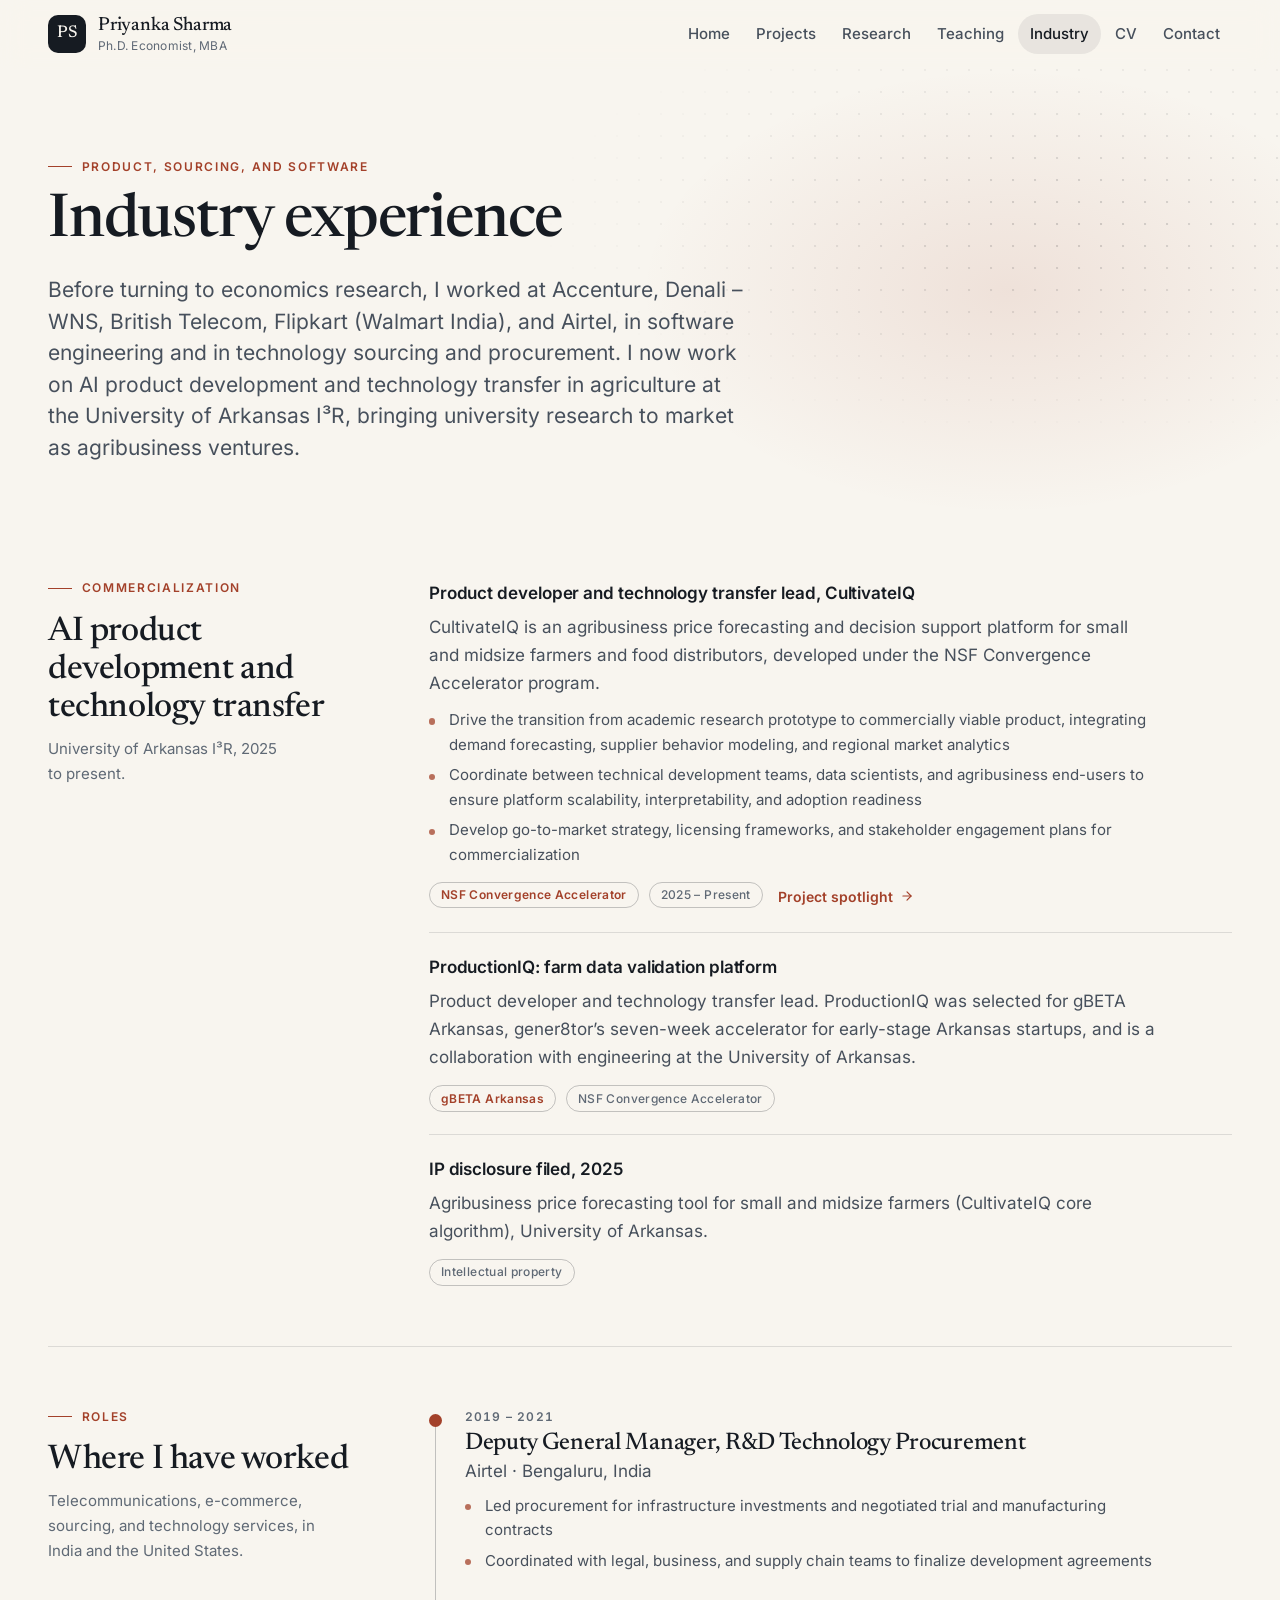
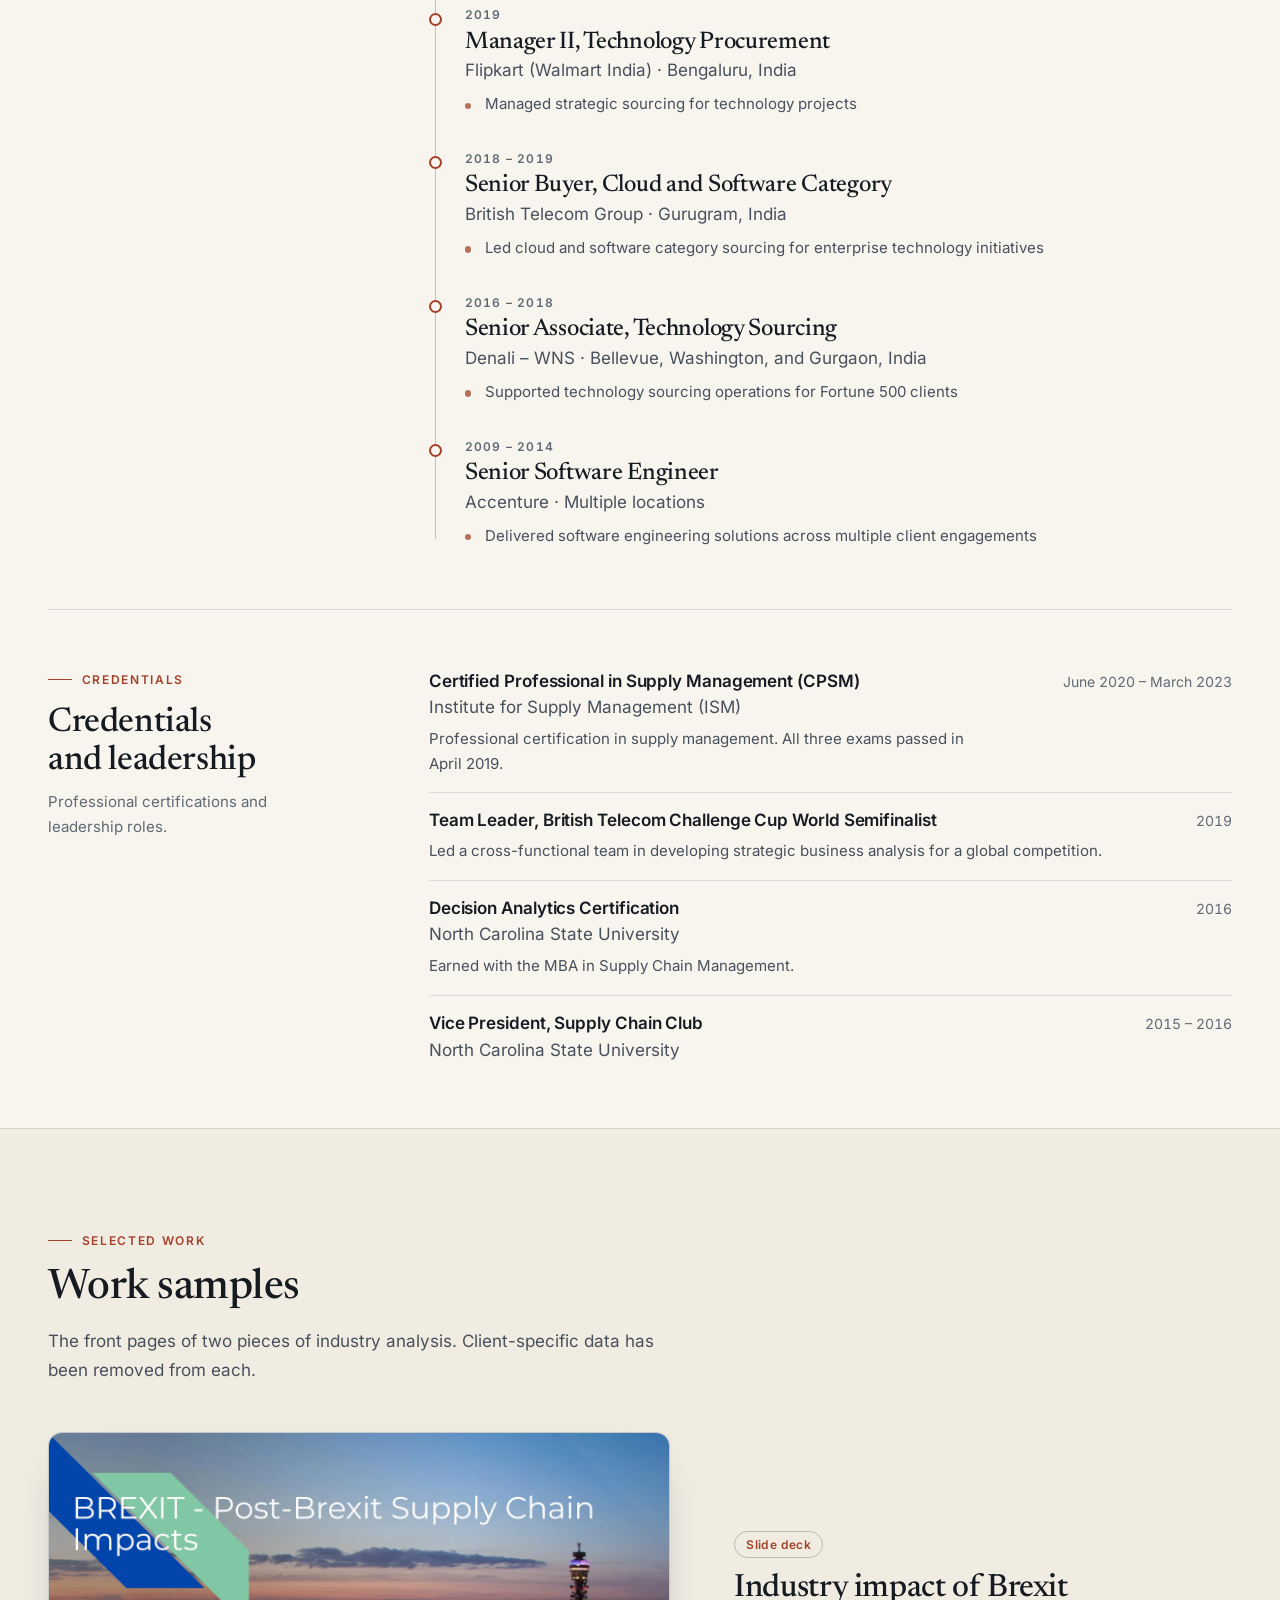
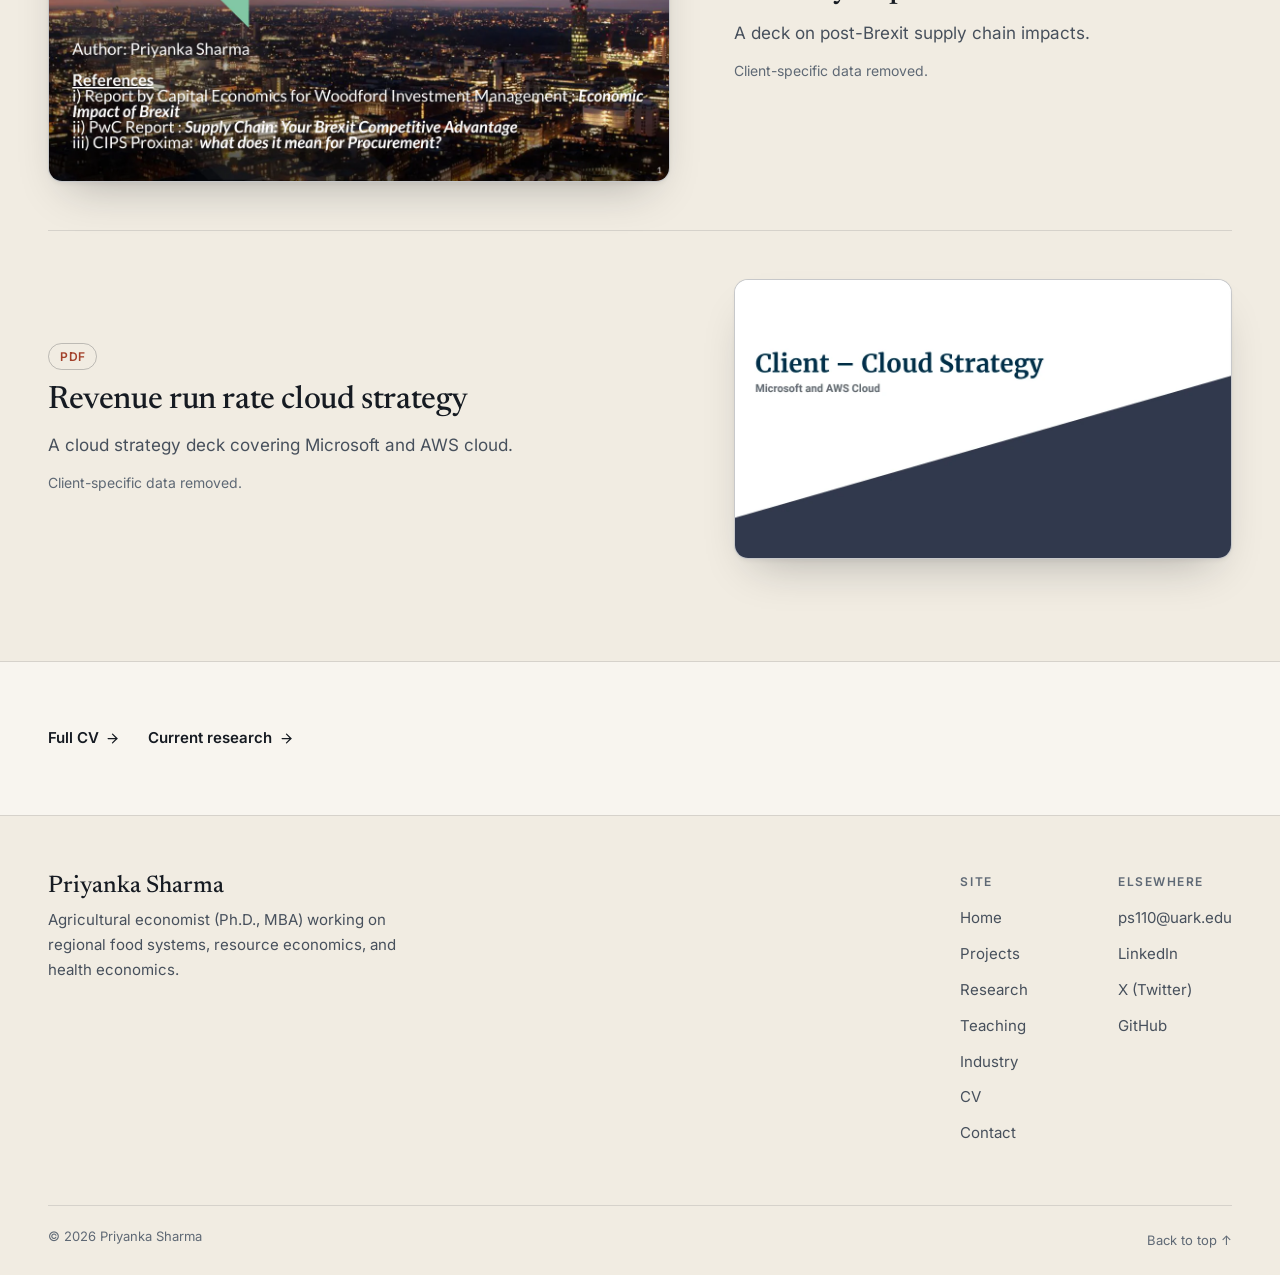
<file: industry.html>
<!doctype html>
<html lang="en">
<head>
  <meta charset="utf-8">
  <meta name="viewport" content="width=device-width, initial-scale=1">
  <title>AI Product Development in Agriculture | Priyanka Sharma</title>
  <meta name="description" content="AI product development in agriculture by Priyanka Sharma: CultivateIQ and ProductionIQ, plus earlier roles at Accenture, British Telecom, Flipkart, and Airtel.">
  <meta name="keywords" content="Priyanka Sharma, agricultural economist, agribusiness economics, agricultural and applied economics, entrepreneurship through academia, agentic AI economics, technology transfer, university commercialization, economics MBA engineering, University of Arkansas, I3R, product development, technology transfer and commercialization, supply chain, technology procurement, CPSM, business strategy, entrepreneurship in agribusiness, agribusiness entrepreneurship, AI product development in agriculture, AI finance in agriculture, AI price forecasting, agricultural price analytics, agrifood technology commercialization">
  <meta name="author" content="Priyanka Sharma">
  <meta name="color-scheme" content="only light">
  <meta name="theme-color" content="#f8f5ef">
  <meta property="og:type" content="website">
  <meta property="og:site_name" content="Priyanka Sharma">
  <meta property="og:title" content="Industry Experience | Priyanka Sharma">
  <meta property="og:description" content="Product development and technology transfer, earlier roles in software engineering and technology procurement, and selected work samples.">
  <meta property="og:url" content="https://prinkashar.github.io/industry.html">
  <meta property="og:image" content="https://prinkashar.github.io/assets/img/social-card.jpg">
  <meta property="og:image:width" content="1200">
  <meta property="og:image:height" content="630">
  <meta property="og:image:alt" content="Priyanka Sharma, Ph.D. economist and MBA. Economics for food, farms, and the networks that connect them.">
  <meta name="twitter:card" content="summary_large_image">
  <link rel="canonical" href="https://prinkashar.github.io/industry.html">
  <link rel="icon" href="favicon.ico" sizes="32x32">
  <link rel="icon" href="favicon.svg" type="image/svg+xml">
  <link rel="apple-touch-icon" href="apple-touch-icon.png">
  <link rel="preload" href="assets/fonts/newsreader-500.woff2" as="font" type="font/woff2" crossorigin>
  <link rel="preload" href="assets/fonts/inter-variable.woff2" as="font" type="font/woff2" crossorigin>
  <link rel="stylesheet" href="assets/css/style.css">
  <script>
    /* Runs before the page paints: notes that JavaScript is on (used by the mobile menu and fade-in effects). */
    (function () {
      var d = document.documentElement;
      d.classList.add('js');
      /* Safety net: if main.js never loads, drop back to the no-JavaScript layout so nothing stays hidden. */
      setTimeout(function () { if (!d.classList.contains('js-ready')) d.classList.remove('js'); }, 3000);
    })();
  </script>
  <script src="assets/js/main.js" defer></script>
  <script type="application/ld+json">
  {
    "@context": "https://schema.org",
    "@type": "Person",
    "@id": "https://prinkashar.github.io/#person",
    "name": "Priyanka Sharma",
    "honorificSuffix": [
      "Ph.D.",
      "MBA"
    ],
    "jobTitle": "Postdoctoral Fellow",
    "description": "Academic economist, MBA, and technology transfer leader bridging economics, business strategy, and engineering-driven AI pipelines at the University of Arkansas.",
    "url": "https://prinkashar.github.io/",
    "mainEntityOfPage": "https://prinkashar.github.io/research.html",
    "image": "https://prinkashar.github.io/assets/img/portrait.jpg",
    "email": "mailto:ps110@uark.edu",
    "affiliation": {
      "@type": "Organization",
      "name": "University of Arkansas",
      "department": {
        "@type": "Organization",
        "name": "Institute for Integrative and Innovative Research (I3R)"
      }
    },
    "worksFor": {
      "@type": "CollegeOrUniversity",
      "name": "University of Arkansas"
    },
    "alumniOf": [
      {
        "@type": "CollegeOrUniversity",
        "name": "Kansas State University"
      },
      {
        "@type": "CollegeOrUniversity",
        "name": "North Carolina State University"
      },
      {
        "@type": "CollegeOrUniversity",
        "name": "Punjab Technical University"
      }
    ],
    "hasCredential": [
      {
        "@type": "EducationalOccupationalCredential",
        "name": "Ph.D. in Agricultural and Applied Economics",
        "credentialCategory": "degree",
        "educationalLevel": "Doctoral degree",
        "dateCreated": "2025",
        "recognizedBy": {
          "@type": "CollegeOrUniversity",
          "name": "Kansas State University"
        }
      },
      {
        "@type": "EducationalOccupationalCredential",
        "name": "Master of Business Administration (MBA), Supply Chain Management",
        "credentialCategory": "degree",
        "educationalLevel": "Master's degree",
        "dateCreated": "2016",
        "recognizedBy": {
          "@type": "CollegeOrUniversity",
          "name": "North Carolina State University"
        }
      }
    ],
    "knowsAbout": [
      "Agribusiness Economics",
      "Entrepreneurship through Academia",
      "Agentic AI Economics",
      "Agribusiness Entrepreneurship",
      "AI Product Development in Agriculture",
      "Agricultural Price Forecasting and Price Analytics",
      "Technology Transfer and Commercialization",
      "Economic Decision Support Systems",
      "Business Strategy and Venture Development",
      "Engineering and AI Data Pipelines",
      "Agricultural and Applied Economics",
      "Regional Food Systems",
      "Precision Agriculture Economics",
      "Health Economics"
    ],
    "sameAs": [
      "https://www.linkedin.com/in/priyankashar/",
      "https://twitter.com/agricultureecon",
      "https://github.com/prinkashar"
    ]
  }
  </script>
</head>
<body id="top">
  <a class="skip-link" href="#main">Skip to content</a>

  <!-- ===== Site header: identical on every page (only aria-current="page" moves) ===== -->
  <header class="site-header">
    <div class="wrap site-header__inner">
      <a class="brand" href="index.html">
        <span class="brand__mark" aria-hidden="true">PS</span>
        <span class="brand__text">
          <span class="brand__name">Priyanka Sharma</span>
          <span class="brand__role">Ph.D. Economist, MBA</span>
        </span>
      </a>
      <button class="icon-btn nav-toggle" type="button" aria-controls="site-nav" aria-expanded="false" aria-label="Open menu">
        <svg class="icon-menu" viewBox="0 0 24 24" fill="none" stroke="currentColor" stroke-width="2" stroke-linecap="round" stroke-linejoin="round" aria-hidden="true"><path d="M4 7h16"/><path d="M4 12h16"/><path d="M4 17h16"/></svg>
        <svg class="icon-close" viewBox="0 0 24 24" fill="none" stroke="currentColor" stroke-width="2" stroke-linecap="round" stroke-linejoin="round" aria-hidden="true"><path d="M18 6 6 18"/><path d="m6 6 12 12"/></svg>
      </button>
      <nav class="site-nav" id="site-nav" aria-label="Main">
        <ul>
          <li><a href="index.html">Home</a></li>
          <li><a href="projects.html">Projects</a></li>
          <li><a href="research.html">Research</a></li>
          <li><a href="teaching.html">Teaching</a></li>
          <li><a href="industry.html" aria-current="page">Industry</a></li>
          <li><a href="cv.html">CV</a></li>
          <li><a href="contact.html">Contact</a></li>
        </ul>
      </nav>
    </div>
  </header>

  <main id="main">

    <!-- ===== Page title ===== -->
    <section class="page-hero" aria-labelledby="page-title">
      <div class="wrap">
        <p class="eyebrow">Product, sourcing, and software</p>
        <h1 id="page-title">Industry experience</h1>
        <p class="lead">Before turning to economics research, I worked at Accenture, Denali – WNS, British Telecom, Flipkart (Walmart India), and Airtel, in software engineering and in technology sourcing and procurement. I now work on AI product development and technology transfer in agriculture at the University of Arkansas I³R, bringing university research to market as agribusiness ventures.</p>
      </div>
    </section>

    <section class="section section--tight" aria-labelledby="product-title">
      <div class="wrap">

        <!-- ===== Product development and commercialization =====
             To add an item, copy one <li class="work"> … </li> block. -->
        <div class="theme theme--plain theme--section">
          <header class="theme__head reveal">
            <p class="eyebrow">Commercialization</p>
            <h2 class="theme__title" id="product-title">AI product development and technology transfer</h2>
            <p class="theme__blurb">University of Arkansas I³R, 2025 to present.</p>
          </header>

          <ul class="works reveal">
            <li class="work">
              <h3 class="work__title">Product developer and technology transfer lead, CultivateIQ</h3>
              <p class="work__desc">CultivateIQ is an agribusiness price forecasting and decision support platform for small and midsize farmers and food distributors, developed under the NSF Convergence Accelerator program.</p>
              <ul class="cv__list">
                <li>Drive the transition from academic research prototype to commercially viable product, integrating demand forecasting, supplier behavior modeling, and regional market analytics</li>
                <li>Coordinate between technical development teams, data scientists, and agribusiness end-users to ensure platform scalability, interpretability, and adoption readiness</li>
                <li>Develop go-to-market strategy, licensing frameworks, and stakeholder engagement plans for commercialization</li>
              </ul>
              <ul class="work__meta">
                <li class="tag">NSF Convergence Accelerator</li>
                <li class="tag tag--quiet">2025 – Present</li>
                <li>
                  <a class="link-arrow link-arrow--sm" href="projects.html#cultivateiq">Project spotlight
                    <svg viewBox="0 0 24 24" fill="none" stroke="currentColor" stroke-width="2" stroke-linecap="round" stroke-linejoin="round" aria-hidden="true"><path d="M5 12h14"/><path d="m12 5 7 7-7 7"/></svg>
                  </a>
                </li>
              </ul>
            </li>
            <li class="work">
              <h3 class="work__title">ProductionIQ: farm data validation platform</h3>
              <p class="work__desc">Product developer and technology transfer lead. ProductionIQ was selected for gBETA Arkansas, gener8tor’s seven-week accelerator for early-stage Arkansas startups, and is a collaboration with engineering at the University of Arkansas.</p>
              <ul class="work__meta">
                <li class="tag">gBETA Arkansas</li>
                <li class="tag tag--quiet">NSF Convergence Accelerator</li>
              </ul>
            </li>
            <li class="work">
              <h3 class="work__title">IP disclosure filed, 2025</h3>
              <p class="work__desc">Agribusiness price forecasting tool for small and midsize farmers (CultivateIQ core algorithm), University of Arkansas.</p>
              <ul class="work__meta">
                <li class="tag tag--quiet">Intellectual property</li>
              </ul>
            </li>
          </ul>
        </div>

        <!-- ===== Roles =====
             To add a role, copy one <li class="entry"> … </li> block. Newest first. -->
        <div class="theme theme--section">
          <header class="theme__head reveal">
            <p class="eyebrow">Roles</p>
            <h2 class="theme__title" id="roles-title">Where I have worked</h2>
            <p class="theme__blurb">Telecommunications, e-commerce, sourcing, and technology services, in India and the United States.</p>
          </header>

          <ol class="entries entries--rail reveal">
            <li class="entry">
              <p class="entry__date">2019 – 2021</p>
              <div class="entry__body">
                <h3 class="entry__title">Deputy General Manager, R&amp;D Technology Procurement</h3>
                <p class="entry__org">Airtel · Bengaluru, India</p>
                <ul class="cv__list">
                  <li>Led procurement for infrastructure investments and negotiated trial and manufacturing contracts</li>
                  <li>Coordinated with legal, business, and supply chain teams to finalize development agreements</li>
                </ul>
              </div>
            </li>
            <li class="entry">
              <p class="entry__date">2019</p>
              <div class="entry__body">
                <h3 class="entry__title">Manager II, Technology Procurement</h3>
                <p class="entry__org">Flipkart (Walmart India) · Bengaluru, India</p>
                <ul class="cv__list">
                  <li>Managed strategic sourcing for technology projects</li>
                </ul>
              </div>
            </li>
            <li class="entry">
              <p class="entry__date">2018 – 2019</p>
              <div class="entry__body">
                <h3 class="entry__title">Senior Buyer, Cloud and Software Category</h3>
                <p class="entry__org">British Telecom Group · Gurugram, India</p>
                <ul class="cv__list">
                  <li>Led cloud and software category sourcing for enterprise technology initiatives</li>
                </ul>
              </div>
            </li>
            <li class="entry">
              <p class="entry__date">2016 – 2018</p>
              <div class="entry__body">
                <h3 class="entry__title">Senior Associate, Technology Sourcing</h3>
                <p class="entry__org">Denali – WNS · Bellevue, Washington, and Gurgaon, India</p>
                <ul class="cv__list">
                  <li>Supported technology sourcing operations for Fortune 500 clients</li>
                </ul>
              </div>
            </li>
            <li class="entry">
              <p class="entry__date">2009 – 2014</p>
              <div class="entry__body">
                <h3 class="entry__title">Senior Software Engineer</h3>
                <p class="entry__org">Accenture · Multiple locations</p>
                <ul class="cv__list">
                  <li>Delivered software engineering solutions across multiple client engagements</li>
                </ul>
              </div>
            </li>
          </ol>
        </div>

        <!-- ===== Credentials and leadership ===== -->
        <div class="theme theme--section">
          <header class="theme__head reveal">
            <p class="eyebrow">Credentials</p>
            <h2 class="theme__title" id="credentials-title">Credentials and leadership</h2>
            <p class="theme__blurb">Professional certifications and leadership roles.</p>
          </header>

          <ol class="entries reveal">
            <li class="entry">
              <div class="entry__body">
                <h3 class="entry__title">Certified Professional in Supply Management (CPSM)</h3>
                <p class="entry__org">Institute for Supply Management (ISM)</p>
                <p class="entry__desc">Professional certification in supply management. All three exams passed in April 2019.</p>
              </div>
              <p class="entry__date">June 2020 – March 2023</p>
            </li>
            <li class="entry">
              <div class="entry__body">
                <h3 class="entry__title">Team Leader, British Telecom Challenge Cup World Semifinalist</h3>
                <p class="entry__desc">Led a cross-functional team in developing strategic business analysis for a global competition.</p>
              </div>
              <p class="entry__date">2019</p>
            </li>
            <li class="entry">
              <div class="entry__body">
                <h3 class="entry__title">Decision Analytics Certification</h3>
                <p class="entry__org">North Carolina State University</p>
                <p class="entry__desc">Earned with the MBA in Supply Chain Management.</p>
              </div>
              <p class="entry__date">2016</p>
            </li>
            <li class="entry">
              <div class="entry__body">
                <h3 class="entry__title">Vice President, Supply Chain Club</h3>
                <p class="entry__org">North Carolina State University</p>
              </div>
              <p class="entry__date">2015 – 2016</p>
            </li>
          </ol>
        </div>
      </div>
    </section>

    <!-- ===== Selected work =====
         Only the front page of each piece is shown; clicking it opens a larger view. -->
    <section class="section section--tint" aria-labelledby="samples-title">
      <div class="wrap">
        <header class="section__head reveal">
          <div>
            <p class="eyebrow">Selected work</p>
            <h2 id="samples-title">Work samples</h2>
            <p>The front pages of two pieces of industry analysis. Client-specific data has been removed from each.</p>
          </div>
        </header>

        <div class="samples">
          <article class="sample reveal">
            <div class="embed">
              <a href="assets/img/industry/brexit-supply-chain.webp" data-lightbox="samples" data-caption="Front page: Industry impact of Brexit (slide deck). Client-specific data removed.">
                <img src="assets/img/industry/brexit-supply-chain.webp" width="1284" height="718" loading="lazy" decoding="async" alt="Cover slide titled Brexit: Post-Brexit Supply Chain Impacts">
                <span class="shot__zoom" aria-hidden="true"><svg viewBox="0 0 24 24" fill="none" stroke="currentColor" stroke-width="2" stroke-linecap="round" stroke-linejoin="round"><path d="M15 3h6v6"/><path d="M9 21H3v-6"/><path d="M21 3l-7 7"/><path d="M3 21l7-7"/></svg></span>
              </a>
            </div>
            <div class="sample__info">
              <p class="tag">Slide deck</p>
              <h3>Industry impact of Brexit</h3>
              <p>A deck on post-Brexit supply chain impacts.</p>
              <p class="note">Client-specific data removed.</p>
            </div>
          </article>

          <article class="sample reveal">
            <div class="embed">
              <a href="assets/img/industry/cloud-strategy.webp" data-lightbox="samples" data-caption="Front page: Revenue run rate cloud strategy (PDF). Client-specific data removed.">
                <img src="assets/img/industry/cloud-strategy.webp" width="1024" height="576" loading="lazy" decoding="async" alt="Cover slide titled Client Cloud Strategy: Microsoft and AWS Cloud">
                <span class="shot__zoom" aria-hidden="true"><svg viewBox="0 0 24 24" fill="none" stroke="currentColor" stroke-width="2" stroke-linecap="round" stroke-linejoin="round"><path d="M15 3h6v6"/><path d="M9 21H3v-6"/><path d="M21 3l-7 7"/><path d="M3 21l7-7"/></svg></span>
              </a>
            </div>
            <div class="sample__info">
              <p class="tag">PDF</p>
              <h3>Revenue run rate cloud strategy</h3>
              <p>A cloud strategy deck covering Microsoft and AWS cloud.</p>
              <p class="note">Client-specific data removed.</p>
            </div>
          </article>
        </div>
      </div>
    </section>

    <!-- ===== Onward links ===== -->
    <section class="section section--tight" aria-label="More">
      <div class="wrap actions actions--links">
        <a class="link-arrow" href="cv.html">Full CV
          <svg viewBox="0 0 24 24" fill="none" stroke="currentColor" stroke-width="2" stroke-linecap="round" stroke-linejoin="round" aria-hidden="true"><path d="M5 12h14"/><path d="m12 5 7 7-7 7"/></svg>
        </a>
        <a class="link-arrow" href="research.html">Current research
          <svg viewBox="0 0 24 24" fill="none" stroke="currentColor" stroke-width="2" stroke-linecap="round" stroke-linejoin="round" aria-hidden="true"><path d="M5 12h14"/><path d="m12 5 7 7-7 7"/></svg>
        </a>
      </div>
    </section>

  </main>

  <!-- ===== Site footer: identical on every page ===== -->
  <footer class="site-footer">
    <div class="wrap site-footer__grid">
      <div>
        <p class="site-footer__name">Priyanka Sharma</p>
        <p class="site-footer__tag">Agricultural economist (Ph.D., MBA) working on regional food systems, resource economics, and health economics.</p>
      </div>
      <nav aria-label="Footer">
        <p class="site-footer__label">Site</p>
        <ul class="site-footer__links">
          <li><a href="index.html">Home</a></li>
          <li><a href="projects.html">Projects</a></li>
          <li><a href="research.html">Research</a></li>
          <li><a href="teaching.html">Teaching</a></li>
          <li><a href="industry.html">Industry</a></li>
          <li><a href="cv.html">CV</a></li>
          <li><a href="contact.html">Contact</a></li>
        </ul>
      </nav>
      <div>
        <p class="site-footer__label">Elsewhere</p>
        <ul class="site-footer__links">
          <li><a href="mailto:ps110@uark.edu">ps110@uark.edu</a></li>
          <li><a href="https://www.linkedin.com/in/priyankashar/" target="_blank" rel="noopener me">LinkedIn</a></li>
          <li><a href="https://twitter.com/agricultureecon" target="_blank" rel="noopener me">X (Twitter)</a></li>
          <li><a href="https://github.com/prinkashar" target="_blank" rel="noopener me">GitHub</a></li>
        </ul>
      </div>
    </div>
    <div class="wrap site-footer__base">
      <p>© <span data-year>2026</span> Priyanka Sharma</p>
      <a href="#top">Back to top ↑</a>
    </div>
  </footer>
</body>
</html>
</file>
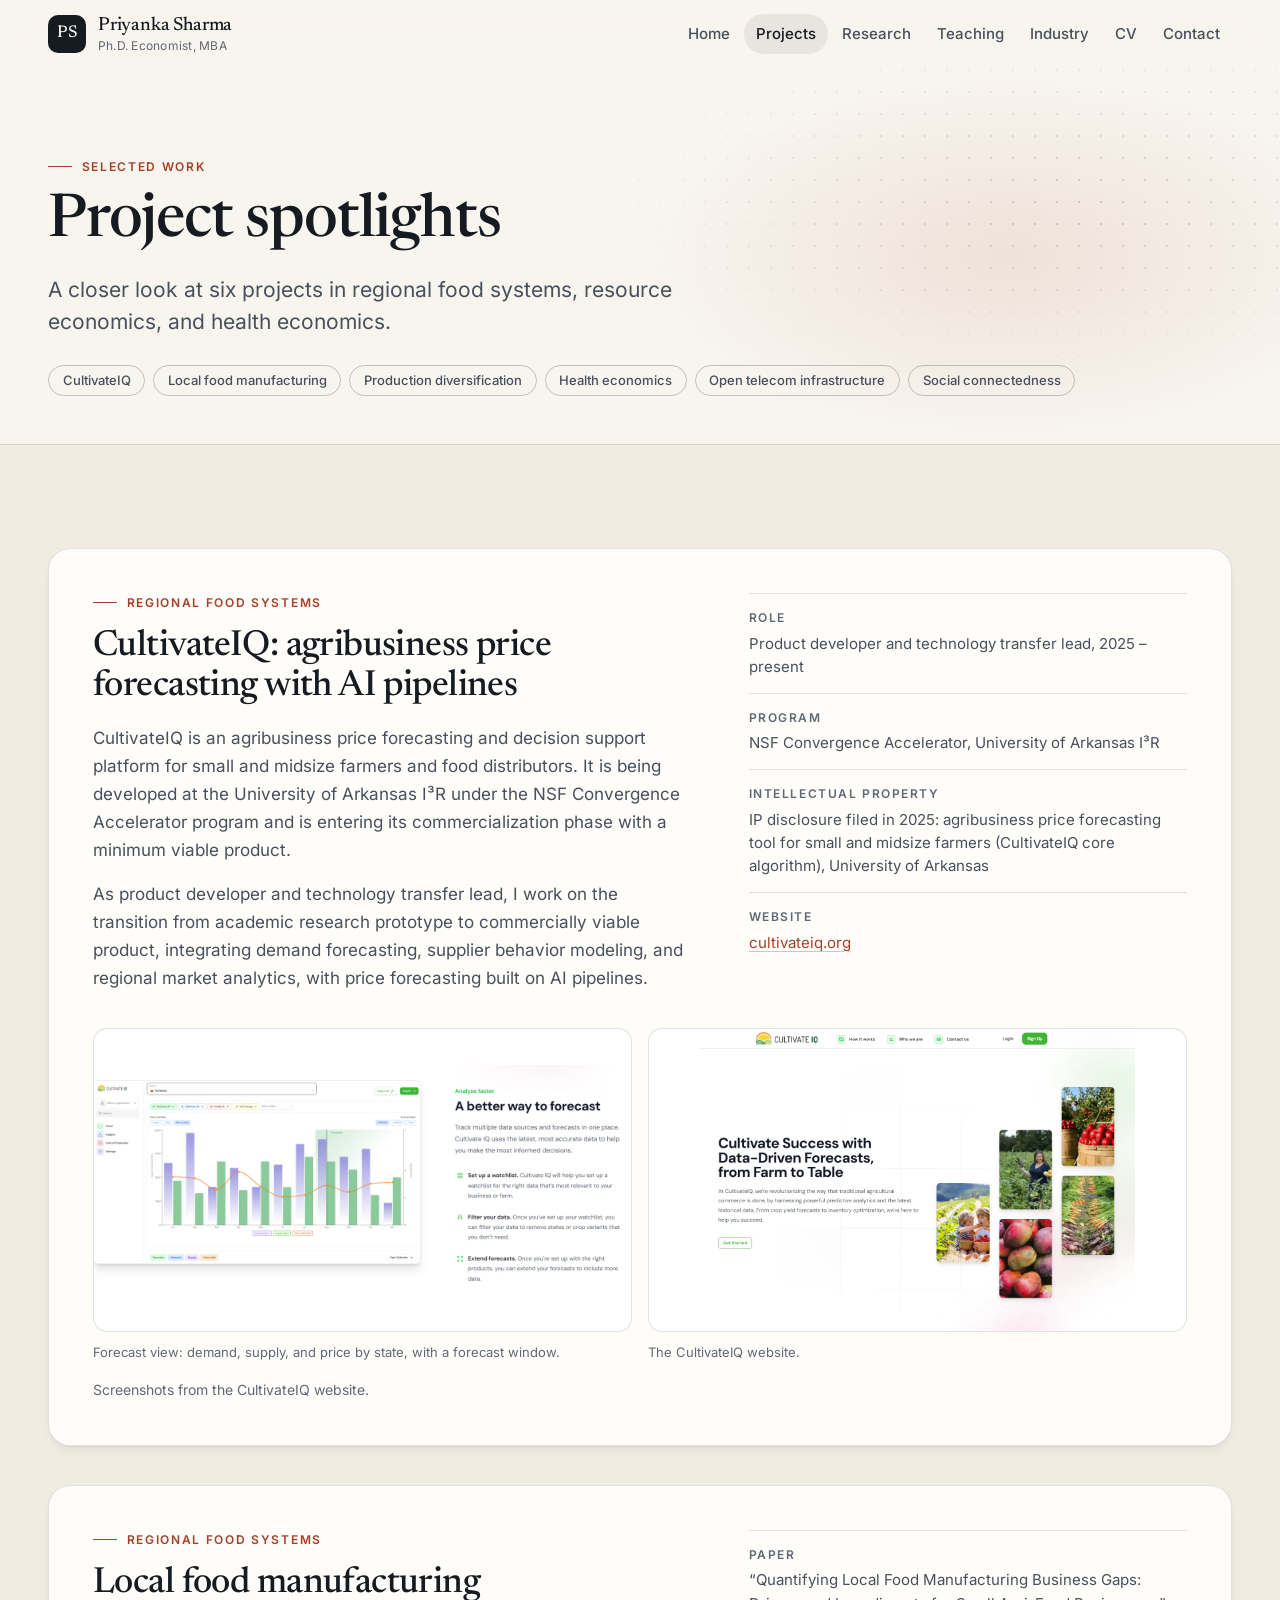
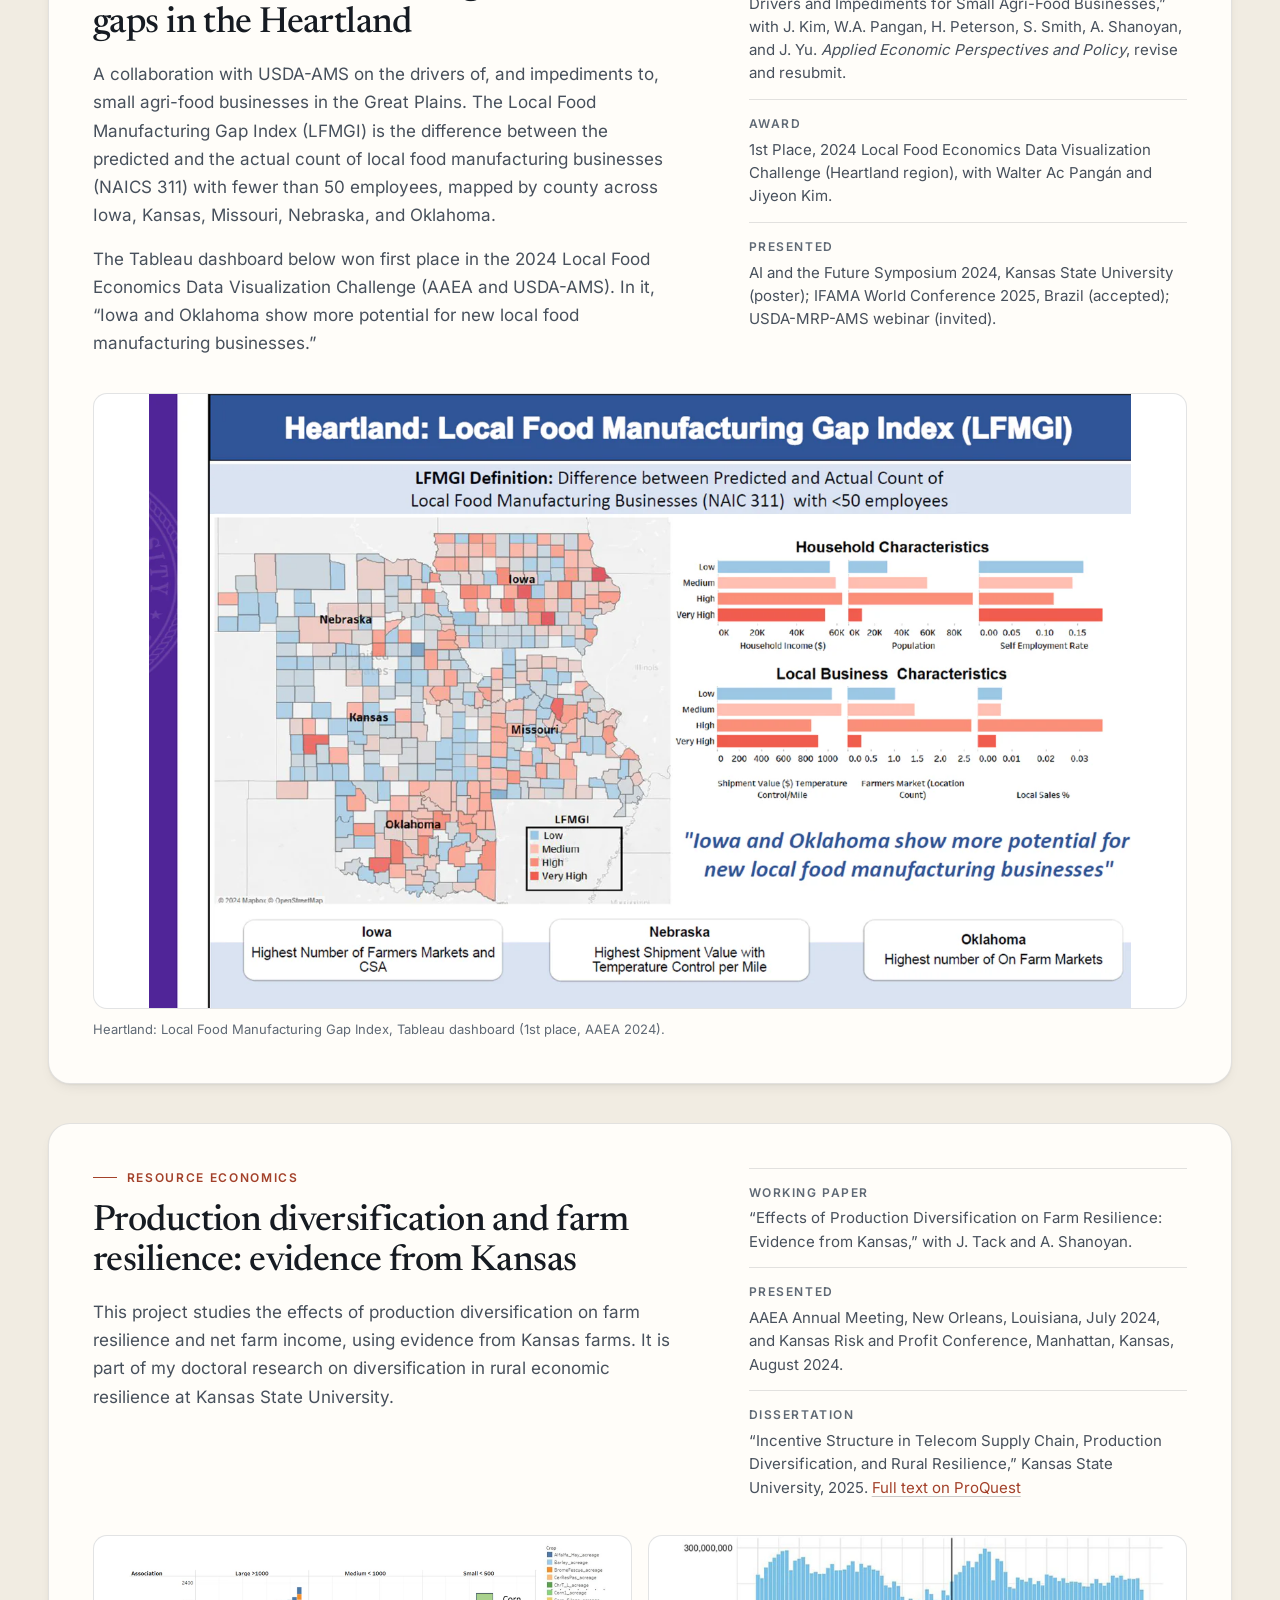
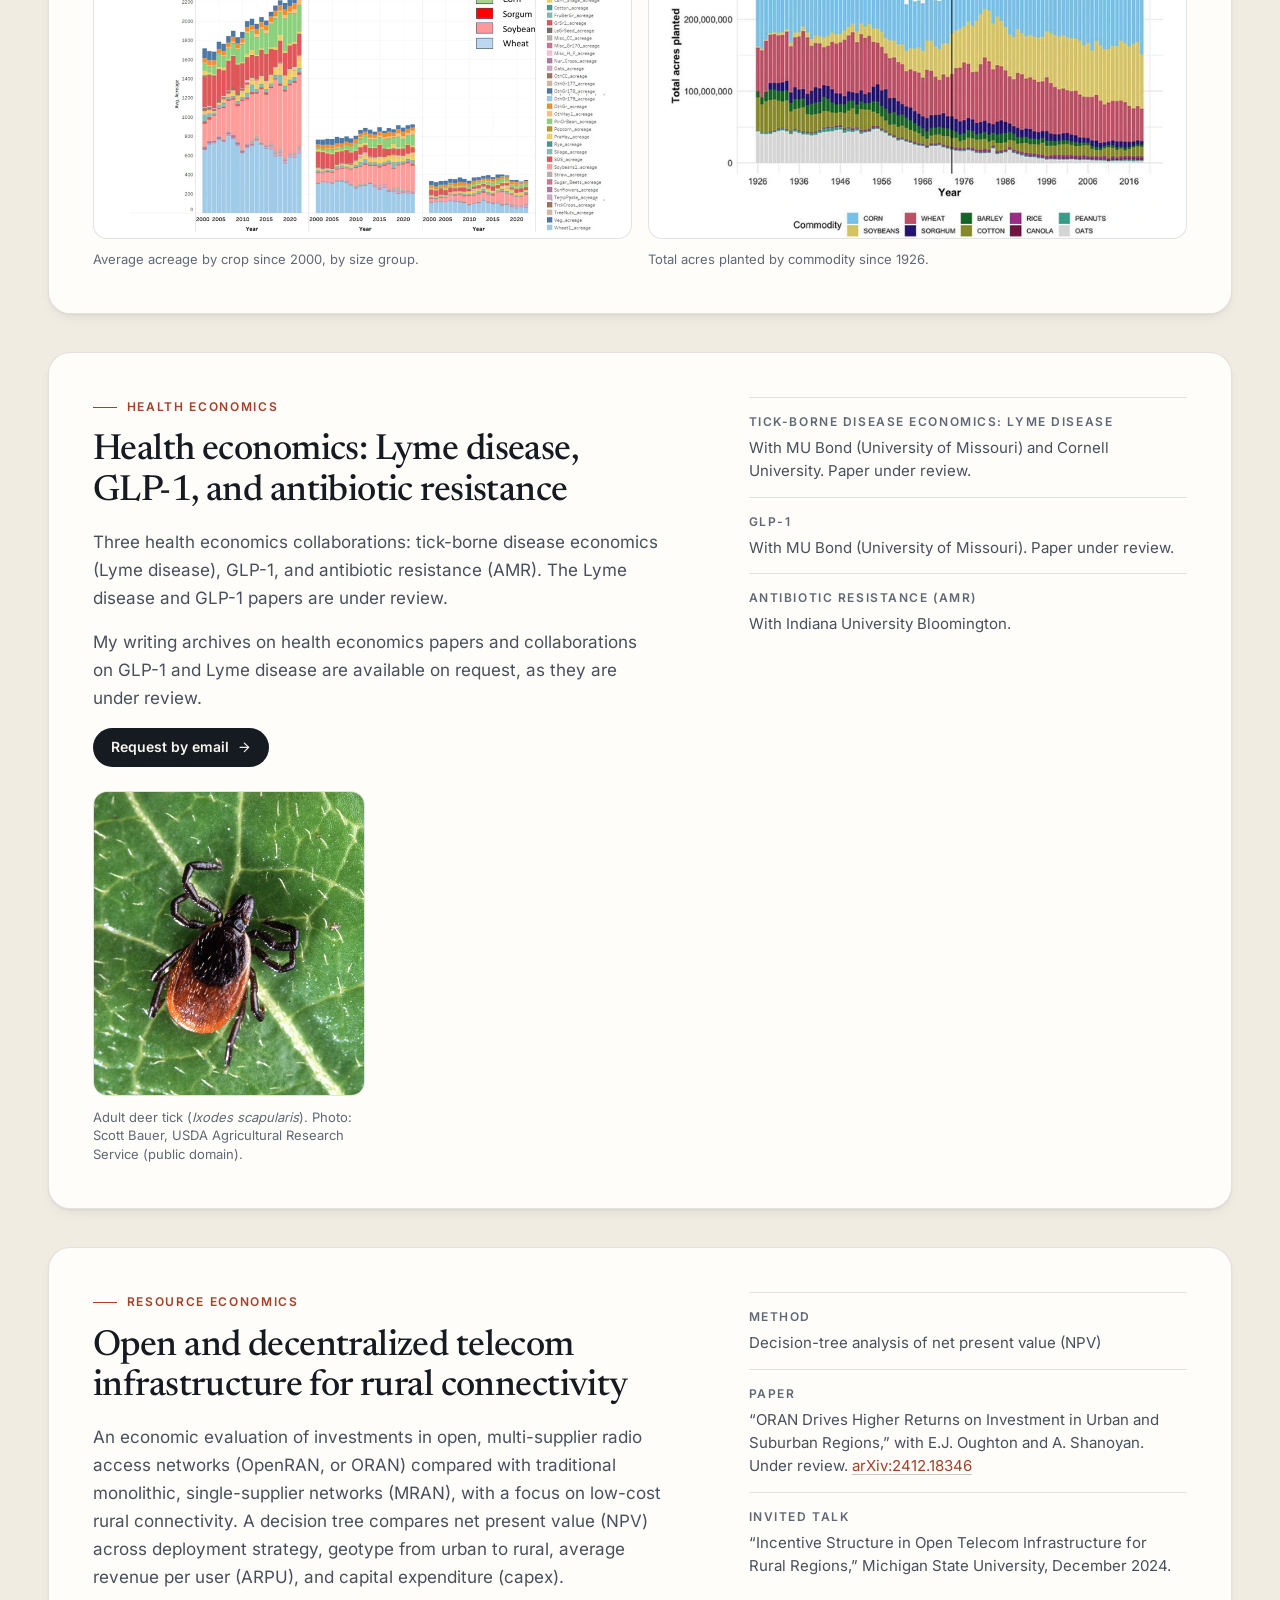
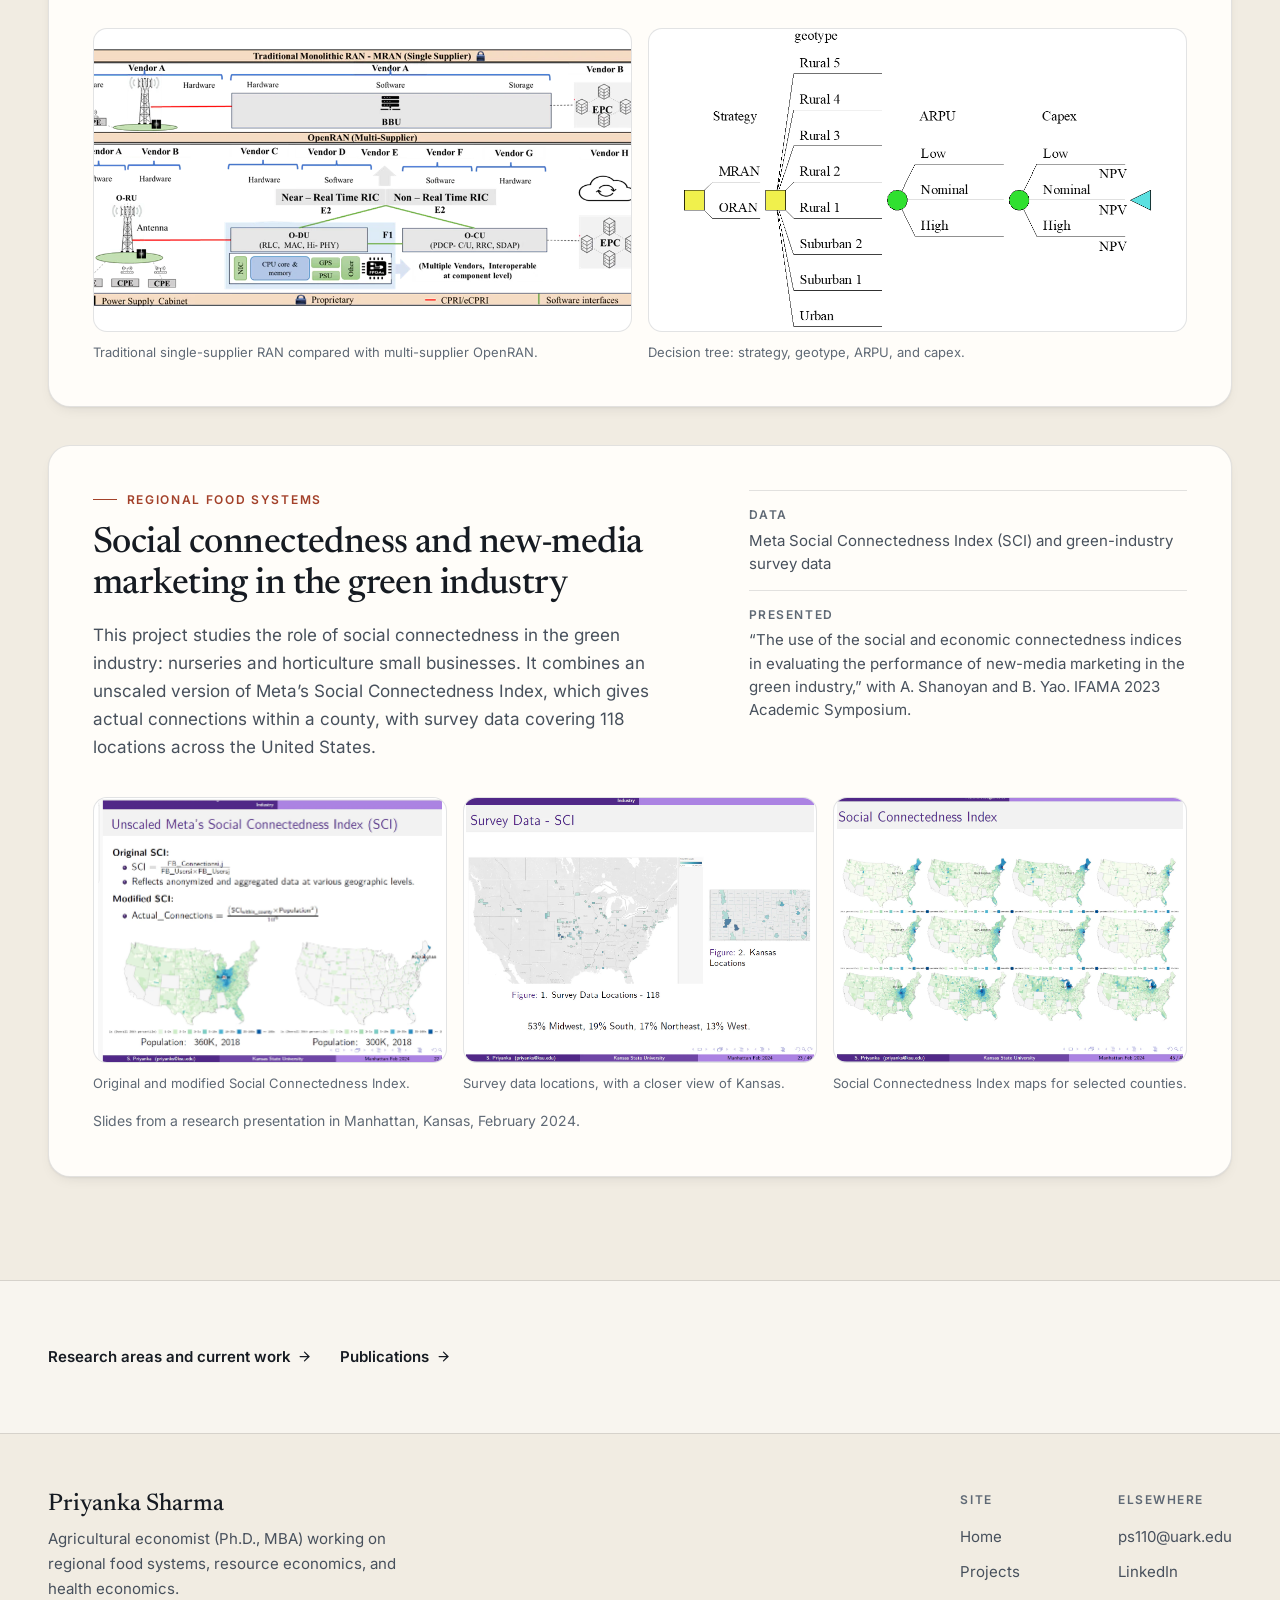
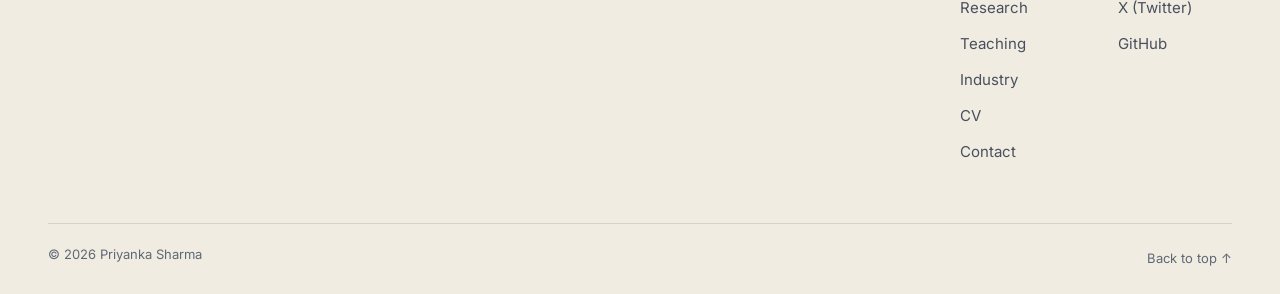
<file: projects.html>
<!doctype html>
<html lang="en">
<head>
  <meta charset="utf-8">
  <meta name="viewport" content="width=device-width, initial-scale=1">
  <title>Projects | Priyanka Sharma</title>
  <meta name="description" content="Projects by Priyanka Sharma: CultivateIQ AI price forecasting for agribusiness, local food manufacturing gaps, farm resilience, health and telecom economics.">
  <meta name="keywords" content="Priyanka Sharma, agricultural economist, agribusiness economics, agricultural and applied economics, entrepreneurship through academia, agentic AI economics, technology transfer, university commercialization, economics MBA engineering, University of Arkansas, I3R, CultivateIQ, AI price forecasting, agribusiness decision support, local food manufacturing, farm resilience, health economics, entrepreneurship in agribusiness, agribusiness entrepreneurship, AI product development in agriculture, AI finance in agriculture, agricultural price analytics, agrifood technology commercialization">
  <meta name="author" content="Priyanka Sharma">
  <meta name="color-scheme" content="only light">
  <meta name="theme-color" content="#f8f5ef">
  <meta property="og:type" content="website">
  <meta property="og:site_name" content="Priyanka Sharma">
  <meta property="og:title" content="Projects | Priyanka Sharma">
  <meta property="og:description" content="A closer look at six projects, from agribusiness price forecasting to health economics.">
  <meta property="og:url" content="https://prinkashar.github.io/projects.html">
  <meta property="og:image" content="https://prinkashar.github.io/assets/img/social-card.jpg">
  <meta property="og:image:width" content="1200">
  <meta property="og:image:height" content="630">
  <meta property="og:image:alt" content="Priyanka Sharma, Ph.D. economist and MBA. Economics for food, farms, and the networks that connect them.">
  <meta name="twitter:card" content="summary_large_image">
  <link rel="canonical" href="https://prinkashar.github.io/projects.html">
  <link rel="icon" href="favicon.ico" sizes="32x32">
  <link rel="icon" href="favicon.svg" type="image/svg+xml">
  <link rel="apple-touch-icon" href="apple-touch-icon.png">
  <link rel="preload" href="assets/fonts/newsreader-500.woff2" as="font" type="font/woff2" crossorigin>
  <link rel="preload" href="assets/fonts/inter-variable.woff2" as="font" type="font/woff2" crossorigin>
  <link rel="stylesheet" href="assets/css/style.css">
  <script>
    /* Runs before the page paints: notes that JavaScript is on (used by the mobile menu and fade-in effects). */
    (function () {
      var d = document.documentElement;
      d.classList.add('js');
      /* Safety net: if main.js never loads, drop back to the no-JavaScript layout so nothing stays hidden. */
      setTimeout(function () { if (!d.classList.contains('js-ready')) d.classList.remove('js'); }, 3000);
    })();
  </script>
  <script src="assets/js/main.js" defer></script>
  <script type="application/ld+json">
  {
    "@context": "https://schema.org",
    "@type": "Person",
    "@id": "https://prinkashar.github.io/#person",
    "name": "Priyanka Sharma",
    "honorificSuffix": [
      "Ph.D.",
      "MBA"
    ],
    "jobTitle": "Postdoctoral Fellow",
    "description": "Academic economist, MBA, and technology transfer leader bridging economics, business strategy, and engineering-driven AI pipelines at the University of Arkansas.",
    "url": "https://prinkashar.github.io/",
    "mainEntityOfPage": "https://prinkashar.github.io/research.html",
    "image": "https://prinkashar.github.io/assets/img/portrait.jpg",
    "email": "mailto:ps110@uark.edu",
    "affiliation": {
      "@type": "Organization",
      "name": "University of Arkansas",
      "department": {
        "@type": "Organization",
        "name": "Institute for Integrative and Innovative Research (I3R)"
      }
    },
    "worksFor": {
      "@type": "CollegeOrUniversity",
      "name": "University of Arkansas"
    },
    "alumniOf": [
      {
        "@type": "CollegeOrUniversity",
        "name": "Kansas State University"
      },
      {
        "@type": "CollegeOrUniversity",
        "name": "North Carolina State University"
      },
      {
        "@type": "CollegeOrUniversity",
        "name": "Punjab Technical University"
      }
    ],
    "hasCredential": [
      {
        "@type": "EducationalOccupationalCredential",
        "name": "Ph.D. in Agricultural and Applied Economics",
        "credentialCategory": "degree",
        "educationalLevel": "Doctoral degree",
        "dateCreated": "2025",
        "recognizedBy": {
          "@type": "CollegeOrUniversity",
          "name": "Kansas State University"
        }
      },
      {
        "@type": "EducationalOccupationalCredential",
        "name": "Master of Business Administration (MBA), Supply Chain Management",
        "credentialCategory": "degree",
        "educationalLevel": "Master's degree",
        "dateCreated": "2016",
        "recognizedBy": {
          "@type": "CollegeOrUniversity",
          "name": "North Carolina State University"
        }
      }
    ],
    "knowsAbout": [
      "Agribusiness Economics",
      "Entrepreneurship through Academia",
      "Agentic AI Economics",
      "Agribusiness Entrepreneurship",
      "AI Product Development in Agriculture",
      "Agricultural Price Forecasting and Price Analytics",
      "Technology Transfer and Commercialization",
      "Economic Decision Support Systems",
      "Business Strategy and Venture Development",
      "Engineering and AI Data Pipelines",
      "Agricultural and Applied Economics",
      "Regional Food Systems",
      "Precision Agriculture Economics",
      "Health Economics"
    ],
    "sameAs": [
      "https://www.linkedin.com/in/priyankashar/",
      "https://twitter.com/agricultureecon",
      "https://github.com/prinkashar"
    ]
  }
  </script>
</head>
<body id="top">
  <a class="skip-link" href="#main">Skip to content</a>

  <!-- ===== Site header: identical on every page (only aria-current="page" moves) ===== -->
  <header class="site-header">
    <div class="wrap site-header__inner">
      <a class="brand" href="index.html">
        <span class="brand__mark" aria-hidden="true">PS</span>
        <span class="brand__text">
          <span class="brand__name">Priyanka Sharma</span>
          <span class="brand__role">Ph.D. Economist, MBA</span>
        </span>
      </a>
      <button class="icon-btn nav-toggle" type="button" aria-controls="site-nav" aria-expanded="false" aria-label="Open menu">
        <svg class="icon-menu" viewBox="0 0 24 24" fill="none" stroke="currentColor" stroke-width="2" stroke-linecap="round" stroke-linejoin="round" aria-hidden="true"><path d="M4 7h16"/><path d="M4 12h16"/><path d="M4 17h16"/></svg>
        <svg class="icon-close" viewBox="0 0 24 24" fill="none" stroke="currentColor" stroke-width="2" stroke-linecap="round" stroke-linejoin="round" aria-hidden="true"><path d="M18 6 6 18"/><path d="m6 6 12 12"/></svg>
      </button>
      <nav class="site-nav" id="site-nav" aria-label="Main">
        <ul>
          <li><a href="index.html">Home</a></li>
          <li><a href="projects.html" aria-current="page">Projects</a></li>
          <li><a href="research.html">Research</a></li>
          <li><a href="teaching.html">Teaching</a></li>
          <li><a href="industry.html">Industry</a></li>
          <li><a href="cv.html">CV</a></li>
          <li><a href="contact.html">Contact</a></li>
        </ul>
      </nav>
    </div>
  </header>

  <main id="main">

    <!-- ===== Page title ===== -->
    <section class="page-hero" aria-labelledby="page-title">
      <div class="wrap">
        <p class="eyebrow">Selected work</p>
        <h1 id="page-title">Project spotlights</h1>
        <p class="lead">A closer look at six projects in regional food systems, resource economics, and health economics.</p>
        <nav class="actions" aria-label="On this page">
          <ul class="chips">
            <li><a class="chip" href="#cultivateiq">CultivateIQ</a></li>
            <li><a class="chip" href="#local-food-manufacturing">Local food manufacturing</a></li>
            <li><a class="chip" href="#diversification">Production diversification</a></li>
            <li><a class="chip" href="#health-economics">Health economics</a></li>
            <li><a class="chip" href="#openran">Open telecom infrastructure</a></li>
            <li><a class="chip" href="#social-connectedness">Social connectedness</a></li>
          </ul>
        </nav>
      </div>
    </section>

    <!-- ===== Project spotlights =====
         Each figure is a link to the full-size image; clicking opens the image viewer.
         Links that share the same data-lightbox name are grouped together.
         To add a project, copy one <article class="project"> … </article> block. -->
    <section class="section section--tint" aria-label="Projects">
      <div class="wrap">
        <!-- CultivateIQ -->
        <article class="project reveal" id="cultivateiq">
          <div class="project__intro">
            <div>
              <p class="eyebrow">Regional food systems</p>
              <h2>CultivateIQ: agribusiness price forecasting with AI pipelines</h2>
              <p>CultivateIQ is an agribusiness price forecasting and decision support platform for small and midsize farmers and food distributors. It is being developed at the University of Arkansas I³R under the NSF Convergence Accelerator program and is entering its commercialization phase with a minimum viable product.</p>
              <p>As product developer and technology transfer lead, I work on the transition from academic research prototype to commercially viable product, integrating demand forecasting, supplier behavior modeling, and regional market analytics, with price forecasting built on AI pipelines.</p>
            </div>
            <dl class="facts">
              <div>
                <dt>Role</dt>
                <dd>Product developer and technology transfer lead, 2025 – present</dd>
              </div>
              <div>
                <dt>Program</dt>
                <dd>NSF Convergence Accelerator, University of Arkansas I³R</dd>
              </div>
              <div>
                <dt>Intellectual property</dt>
                <dd>IP disclosure filed in 2025: agribusiness price forecasting tool for small and midsize farmers (CultivateIQ core algorithm), University of Arkansas</dd>
              </div>
              <div>
                <dt>Website</dt>
                <dd><a href="https://cultivateiq.org/" target="_blank" rel="noopener">cultivateiq.org</a></dd>
              </div>
            </dl>
          </div>
          <div class="gallery gallery--wide">
            <figure class="shot">
              <a href="assets/img/research/cultivateiq-forecast.webp" data-lightbox="cultivateiq" data-caption="The CultivateIQ forecast view: demand, supply, and price for a crop by state, with historical data and a forecast window.">
                <img src="assets/img/research/cultivateiq-forecast.webp" width="1348" height="578" loading="lazy" decoding="async" alt="CultivateIQ dashboard for tomatoes in Arkansas, California, Florida, and the U.S. average, with monthly bars for demand and supply, a line for price, and a shaded forecast period, beside the heading “A better way to forecast”.">
                <span class="shot__zoom" aria-hidden="true"><svg viewBox="0 0 24 24" fill="none" stroke="currentColor" stroke-width="2" stroke-linecap="round" stroke-linejoin="round"><path d="M15 3h6v6"/><path d="M9 21H3v-6"/><path d="M21 3l-7 7"/><path d="M3 21l7-7"/></svg></span>
              </a>
              <figcaption>Forecast view: demand, supply, and price by state, with a forecast window.</figcaption>
            </figure>
            <figure class="shot">
              <a href="assets/img/research/cultivateiq-website.webp" data-lightbox="cultivateiq" data-caption="The CultivateIQ website: “Cultivate Success with Data-Driven Forecasts, from Farm to Table.”">
                <img src="assets/img/research/cultivateiq-website.webp" width="1304" height="906" loading="lazy" decoding="async" alt="CultivateIQ website home page with the headline “Cultivate Success with Data-Driven Forecasts, from Farm to Table” and photographs of farm produce.">
                <span class="shot__zoom" aria-hidden="true"><svg viewBox="0 0 24 24" fill="none" stroke="currentColor" stroke-width="2" stroke-linecap="round" stroke-linejoin="round"><path d="M15 3h6v6"/><path d="M9 21H3v-6"/><path d="M21 3l-7 7"/><path d="M3 21l7-7"/></svg></span>
              </a>
              <figcaption>The CultivateIQ website.</figcaption>
            </figure>
          </div>
          <p class="note gallery__source">Screenshots from the CultivateIQ website.</p>
        </article>

        <!-- Local food manufacturing -->
        <article class="project reveal" id="local-food-manufacturing">
          <div class="project__intro">
            <div>
              <p class="eyebrow">Regional food systems</p>
              <h2>Local food manufacturing gaps in the Heartland</h2>
              <p>A collaboration with USDA-AMS on the drivers of, and impediments to, small agri-food businesses in the Great Plains. The Local Food Manufacturing Gap Index (LFMGI) is the difference between the predicted and the actual count of local food manufacturing businesses (NAICS 311) with fewer than 50 employees, mapped by county across Iowa, Kansas, Missouri, Nebraska, and Oklahoma.</p>
              <p>The Tableau dashboard below won first place in the 2024 Local Food Economics Data Visualization Challenge (AAEA and USDA-AMS). In it, “Iowa and Oklahoma show more potential for new local food manufacturing businesses.”</p>
            </div>
            <dl class="facts">
              <div>
                <dt>Paper</dt>
                <dd>“Quantifying Local Food Manufacturing Business Gaps: Drivers and Impediments for Small Agri-Food Businesses,” with J. Kim, W.A. Pangan, H. Peterson, S. Smith, A. Shanoyan, and J. Yu. <cite>Applied Economic Perspectives and Policy</cite>, revise and resubmit.</dd>
              </div>
              <div>
                <dt>Award</dt>
                <dd>1st Place, 2024 Local Food Economics Data Visualization Challenge (Heartland region), with Walter Ac Pangán and Jiyeon Kim.</dd>
              </div>
              <div>
                <dt>Presented</dt>
                <dd>AI and the Future Symposium 2024, Kansas State University (poster); IFAMA World Conference 2025, Brazil (accepted); USDA-MRP-AMS webinar (invited).</dd>
              </div>
            </dl>
          </div>
          <div class="gallery gallery--wide">
            <figure class="shot">
              <a href="assets/img/research/local-food-manufacturing-gap-dashboard.webp" data-lightbox="local-food-manufacturing" data-caption="Heartland: Local Food Manufacturing Gap Index (LFMGI). Tableau dashboard, 1st place in the 2024 Local Food Economics Data Visualization Challenge (AAEA and USDA-AMS).">
                <img src="assets/img/research/local-food-manufacturing-gap-dashboard.webp" width="1440" height="900" loading="lazy" decoding="async" alt="Dashboard titled Heartland: Local Food Manufacturing Gap Index. A county map of Iowa, Nebraska, Kansas, Missouri and Oklahoma is shaded from low to very high gap; bar charts compare household and local business characteristics across the four gap levels; panels note that Iowa has the most farmers markets and CSAs, Nebraska the highest temperature-controlled shipment value per mile, and Oklahoma the most on-farm markets.">
                <span class="shot__zoom" aria-hidden="true"><svg viewBox="0 0 24 24" fill="none" stroke="currentColor" stroke-width="2" stroke-linecap="round" stroke-linejoin="round"><path d="M15 3h6v6"/><path d="M9 21H3v-6"/><path d="M21 3l-7 7"/><path d="M3 21l7-7"/></svg></span>
              </a>
              <figcaption>Heartland: Local Food Manufacturing Gap Index, Tableau dashboard (1st place, AAEA 2024).</figcaption>
            </figure>
          </div>
        </article>

        <!-- Production diversification -->
        <article class="project reveal" id="diversification">
          <div class="project__intro">
            <div>
              <p class="eyebrow">Resource economics</p>
              <h2>Production diversification and farm resilience: evidence from Kansas</h2>
              <p>This project studies the effects of production diversification on farm resilience and net farm income, using evidence from Kansas farms. It is part of my doctoral research on diversification in rural economic resilience at Kansas State University.</p>
            </div>
            <dl class="facts">
              <div>
                <dt>Working paper</dt>
                <dd>“Effects of Production Diversification on Farm Resilience: Evidence from Kansas,” with J. Tack and A. Shanoyan.</dd>
              </div>
              <div>
                <dt>Presented</dt>
                <dd>AAEA Annual Meeting, New Orleans, Louisiana, July 2024, and Kansas Risk and Profit Conference, Manhattan, Kansas, August 2024.</dd>
              </div>
              <div>
                <dt>Dissertation</dt>
                <dd>“Incentive Structure in Telecom Supply Chain, Production Diversification, and Rural Resilience,” Kansas State University, 2025. <a href="https://www.proquest.com/docview/3245399807" target="_blank" rel="noopener">Full text on ProQuest</a></dd>
              </div>
            </dl>
          </div>
          <div class="gallery gallery--wide">
            <figure class="shot">
              <a href="assets/img/research/diversification-farm-size.webp" data-lightbox="diversification" data-caption="Average acreage by crop since 2000, in three size groups: large (over 1,000), medium (under 1,000), and small (under 500).">
                <img src="assets/img/research/diversification-farm-size.webp" width="928" height="575" loading="lazy" decoding="async" alt="Three panels of stacked bar charts showing average acreage by crop each year since 2000 for large, medium, and small groups. Wheat, soybeans, sorghum, and corn make up most of the acreage, and the large group’s total rises over time.">
                <span class="shot__zoom" aria-hidden="true"><svg viewBox="0 0 24 24" fill="none" stroke="currentColor" stroke-width="2" stroke-linecap="round" stroke-linejoin="round"><path d="M15 3h6v6"/><path d="M9 21H3v-6"/><path d="M21 3l-7 7"/><path d="M3 21l7-7"/></svg></span>
              </a>
              <figcaption>Average acreage by crop since 2000, by size group.</figcaption>
            </figure>
            <figure class="shot">
              <a href="assets/img/research/diversification-acres.webp" data-lightbox="diversification" data-caption="Total acres planted by commodity since 1926.">
                <img src="assets/img/research/diversification-acres.webp" width="642" height="391" loading="lazy" decoding="async" alt="Stacked bar chart of total acres planted each year since 1926, by commodity: corn, soybeans, wheat, sorghum, barley, cotton, rice, canola, peanuts, and oats.">
                <span class="shot__zoom" aria-hidden="true"><svg viewBox="0 0 24 24" fill="none" stroke="currentColor" stroke-width="2" stroke-linecap="round" stroke-linejoin="round"><path d="M15 3h6v6"/><path d="M9 21H3v-6"/><path d="M21 3l-7 7"/><path d="M3 21l7-7"/></svg></span>
              </a>
              <figcaption>Total acres planted by commodity since 1926.</figcaption>
            </figure>
          </div>
        </article>

        <!-- Health economics -->
        <article class="project reveal" id="health-economics">
          <div class="project__intro">
            <div>
              <p class="eyebrow">Health economics</p>
              <h2>Health economics: Lyme disease, GLP-1, and antibiotic resistance</h2>
              <p>Three health economics collaborations: tick-borne disease economics (Lyme disease), GLP-1, and antibiotic resistance (AMR). The Lyme disease and GLP-1 papers are under review.</p>
              <p>My writing archives on health economics papers and collaborations on GLP-1 and Lyme disease are available on request, as they are under review.</p>
              <p>
                <a class="btn btn--primary btn--sm" href="mailto:ps110@uark.edu?subject=Request%3A%20health%20economics%20writing%20archive">Request by email
                  <svg class="nudge" viewBox="0 0 24 24" fill="none" stroke="currentColor" stroke-width="2" stroke-linecap="round" stroke-linejoin="round" aria-hidden="true"><path d="M5 12h14"/><path d="m12 5 7 7-7 7"/></svg>
                </a>
              </p>
              <figure class="project__photo">
                <img src="assets/img/research/deer-tick.webp" width="960" height="1078" alt="Adult deer tick (Ixodes scapularis) on a green leaf." loading="lazy" decoding="async">
                <figcaption>Adult deer tick (<i>Ixodes scapularis</i>). Photo: Scott Bauer, USDA Agricultural Research Service (public domain).</figcaption>
              </figure>
            </div>
            <dl class="facts">
              <div>
                <dt>Tick-borne disease economics: Lyme disease</dt>
                <dd>With MU Bond (University of Missouri) and Cornell University. Paper under review.</dd>
              </div>
              <div>
                <dt>GLP-1</dt>
                <dd>With MU Bond (University of Missouri). Paper under review.</dd>
              </div>
              <div>
                <dt>Antibiotic resistance (AMR)</dt>
                <dd>With Indiana University Bloomington.</dd>
              </div>
            </dl>
          </div>
        </article>

        <!-- OpenRAN -->
        <article class="project reveal" id="openran">
          <div class="project__intro">
            <div>
              <p class="eyebrow">Resource economics</p>
              <h2>Open and decentralized telecom infrastructure for rural connectivity</h2>
              <p>An economic evaluation of investments in open, multi-supplier radio access networks (OpenRAN, or ORAN) compared with traditional monolithic, single-supplier networks (MRAN), with a focus on low-cost rural connectivity. A decision tree compares net present value (NPV) across deployment strategy, geotype from urban to rural, average revenue per user (ARPU), and capital expenditure (capex).</p>
            </div>
            <dl class="facts">
              <div>
                <dt>Method</dt>
                <dd>Decision-tree analysis of net present value (NPV)</dd>
              </div>
              <div>
                <dt>Paper</dt>
                <dd>“ORAN Drives Higher Returns on Investment in Urban and Suburban Regions,” with E.J. Oughton and A. Shanoyan. Under review. <a href="https://arxiv.org/abs/2412.18346" target="_blank" rel="noopener">arXiv:2412.18346</a></dd>
              </div>
              <div>
                <dt>Invited talk</dt>
                <dd>“Incentive Structure in Open Telecom Infrastructure for Rural Regions,” Michigan State University, December 2024.</dd>
              </div>
            </dl>
          </div>
          <div class="gallery gallery--wide">
            <figure class="shot">
              <a href="assets/img/research/openran-architecture.webp" data-lightbox="openran" data-caption="Traditional monolithic RAN from a single supplier compared with multi-supplier OpenRAN.">
                <img src="assets/img/research/openran-architecture.webp" width="934" height="462" loading="lazy" decoding="async" alt="Diagram comparing a traditional monolithic radio access network from a single supplier with a multi-supplier OpenRAN architecture.">
                <span class="shot__zoom" aria-hidden="true"><svg viewBox="0 0 24 24" fill="none" stroke="currentColor" stroke-width="2" stroke-linecap="round" stroke-linejoin="round"><path d="M15 3h6v6"/><path d="M9 21H3v-6"/><path d="M21 3l-7 7"/><path d="M3 21l7-7"/></svg></span>
              </a>
              <figcaption>Traditional single-supplier RAN compared with multi-supplier OpenRAN.</figcaption>
            </figure>
            <figure class="shot">
              <a href="assets/img/research/openran-decision-tree.webp" data-lightbox="openran" data-caption="Decision tree: strategy (MRAN or ORAN), geotype, ARPU, and capex, ending in net present value.">
                <img src="assets/img/research/openran-decision-tree.webp" width="937" height="591" loading="lazy" decoding="async" alt="Decision tree with branches for strategy (MRAN or ORAN), geotype, average revenue per user, and capital expenditure, ending in net present value.">
                <span class="shot__zoom" aria-hidden="true"><svg viewBox="0 0 24 24" fill="none" stroke="currentColor" stroke-width="2" stroke-linecap="round" stroke-linejoin="round"><path d="M15 3h6v6"/><path d="M9 21H3v-6"/><path d="M21 3l-7 7"/><path d="M3 21l7-7"/></svg></span>
              </a>
              <figcaption>Decision tree: strategy, geotype, ARPU, and capex.</figcaption>
            </figure>
          </div>
        </article>

        <!-- Social connectedness -->
        <article class="project reveal" id="social-connectedness">
          <div class="project__intro">
            <div>
              <p class="eyebrow">Regional food systems</p>
              <h2>Social connectedness and new-media marketing in the green industry</h2>
              <p>This project studies the role of social connectedness in the green industry: nurseries and horticulture small businesses. It combines an unscaled version of Meta’s Social Connectedness Index, which gives actual connections within a county, with survey data covering 118 locations across the United States.</p>
            </div>
            <dl class="facts">
              <div>
                <dt>Data</dt>
                <dd>Meta Social Connectedness Index (SCI) and green-industry survey data</dd>
              </div>
              <div>
                <dt>Presented</dt>
                <dd>“The use of the social and economic connectedness indices in evaluating the performance of new-media marketing in the green industry,” with A. Shanoyan and B. Yao. IFAMA 2023 Academic Symposium.</dd>
              </div>
            </dl>
          </div>
          <div class="gallery">
            <figure class="shot">
              <a href="assets/img/research/social-connectedness-sci-index.webp" data-lightbox="social-connectedness" data-caption="Original and modified Social Connectedness Index, with two example county maps.">
                <img src="assets/img/research/social-connectedness-sci-index.webp" width="1377" height="1058" loading="lazy" decoding="async" alt="Slide comparing the original Social Connectedness Index with a modified index of actual within-county connections, with two example county maps.">
                <span class="shot__zoom" aria-hidden="true"><svg viewBox="0 0 24 24" fill="none" stroke="currentColor" stroke-width="2" stroke-linecap="round" stroke-linejoin="round"><path d="M15 3h6v6"/><path d="M9 21H3v-6"/><path d="M21 3l-7 7"/><path d="M3 21l7-7"/></svg></span>
              </a>
              <figcaption>Original and modified Social Connectedness Index.</figcaption>
            </figure>
            <figure class="shot">
              <a href="assets/img/research/social-connectedness-survey-data.webp" data-lightbox="social-connectedness" data-caption="Survey data locations (118) across the United States, with a closer view of Kansas.">
                <img src="assets/img/research/social-connectedness-survey-data.webp" width="1374" height="1044" loading="lazy" decoding="async" alt="Slide with a map of 118 survey data locations across the United States and a map of Kansas locations.">
                <span class="shot__zoom" aria-hidden="true"><svg viewBox="0 0 24 24" fill="none" stroke="currentColor" stroke-width="2" stroke-linecap="round" stroke-linejoin="round"><path d="M15 3h6v6"/><path d="M9 21H3v-6"/><path d="M21 3l-7 7"/><path d="M3 21l7-7"/></svg></span>
              </a>
              <figcaption>Survey data locations, with a closer view of Kansas.</figcaption>
            </figure>
            <figure class="shot">
              <a href="assets/img/research/social-connectedness-county-maps.webp" data-lightbox="social-connectedness" data-caption="Social Connectedness Index maps for selected counties.">
                <img src="assets/img/research/social-connectedness-county-maps.webp" width="1348" height="1029" loading="lazy" decoding="async" alt="Slide with twelve maps of the United States showing the Social Connectedness Index for selected counties.">
                <span class="shot__zoom" aria-hidden="true"><svg viewBox="0 0 24 24" fill="none" stroke="currentColor" stroke-width="2" stroke-linecap="round" stroke-linejoin="round"><path d="M15 3h6v6"/><path d="M9 21H3v-6"/><path d="M21 3l-7 7"/><path d="M3 21l7-7"/></svg></span>
              </a>
              <figcaption>Social Connectedness Index maps for selected counties.</figcaption>
            </figure>
          </div>
          <p class="note gallery__source">Slides from a research presentation in Manhattan, Kansas, February 2024.</p>
        </article>
      </div>
    </section>

    <!-- ===== Onward links ===== -->
    <section class="section section--tight" aria-label="More">
      <div class="wrap actions actions--links">
        <a class="link-arrow" href="research.html">Research areas and current work
          <svg viewBox="0 0 24 24" fill="none" stroke="currentColor" stroke-width="2" stroke-linecap="round" stroke-linejoin="round" aria-hidden="true"><path d="M5 12h14"/><path d="m12 5 7 7-7 7"/></svg>
        </a>
        <a class="link-arrow" href="research.html#publications">Publications
          <svg viewBox="0 0 24 24" fill="none" stroke="currentColor" stroke-width="2" stroke-linecap="round" stroke-linejoin="round" aria-hidden="true"><path d="M5 12h14"/><path d="m12 5 7 7-7 7"/></svg>
        </a>
      </div>
    </section>

  </main>

  <!-- ===== Site footer: identical on every page ===== -->
  <footer class="site-footer">
    <div class="wrap site-footer__grid">
      <div>
        <p class="site-footer__name">Priyanka Sharma</p>
        <p class="site-footer__tag">Agricultural economist (Ph.D., MBA) working on regional food systems, resource economics, and health economics.</p>
      </div>
      <nav aria-label="Footer">
        <p class="site-footer__label">Site</p>
        <ul class="site-footer__links">
          <li><a href="index.html">Home</a></li>
          <li><a href="projects.html">Projects</a></li>
          <li><a href="research.html">Research</a></li>
          <li><a href="teaching.html">Teaching</a></li>
          <li><a href="industry.html">Industry</a></li>
          <li><a href="cv.html">CV</a></li>
          <li><a href="contact.html">Contact</a></li>
        </ul>
      </nav>
      <div>
        <p class="site-footer__label">Elsewhere</p>
        <ul class="site-footer__links">
          <li><a href="mailto:ps110@uark.edu">ps110@uark.edu</a></li>
          <li><a href="https://www.linkedin.com/in/priyankashar/" target="_blank" rel="noopener me">LinkedIn</a></li>
          <li><a href="https://twitter.com/agricultureecon" target="_blank" rel="noopener me">X (Twitter)</a></li>
          <li><a href="https://github.com/prinkashar" target="_blank" rel="noopener me">GitHub</a></li>
        </ul>
      </div>
    </div>
    <div class="wrap site-footer__base">
      <p>© <span data-year>2026</span> Priyanka Sharma</p>
      <a href="#top">Back to top ↑</a>
    </div>
  </footer>
</body>
</html>
</file>
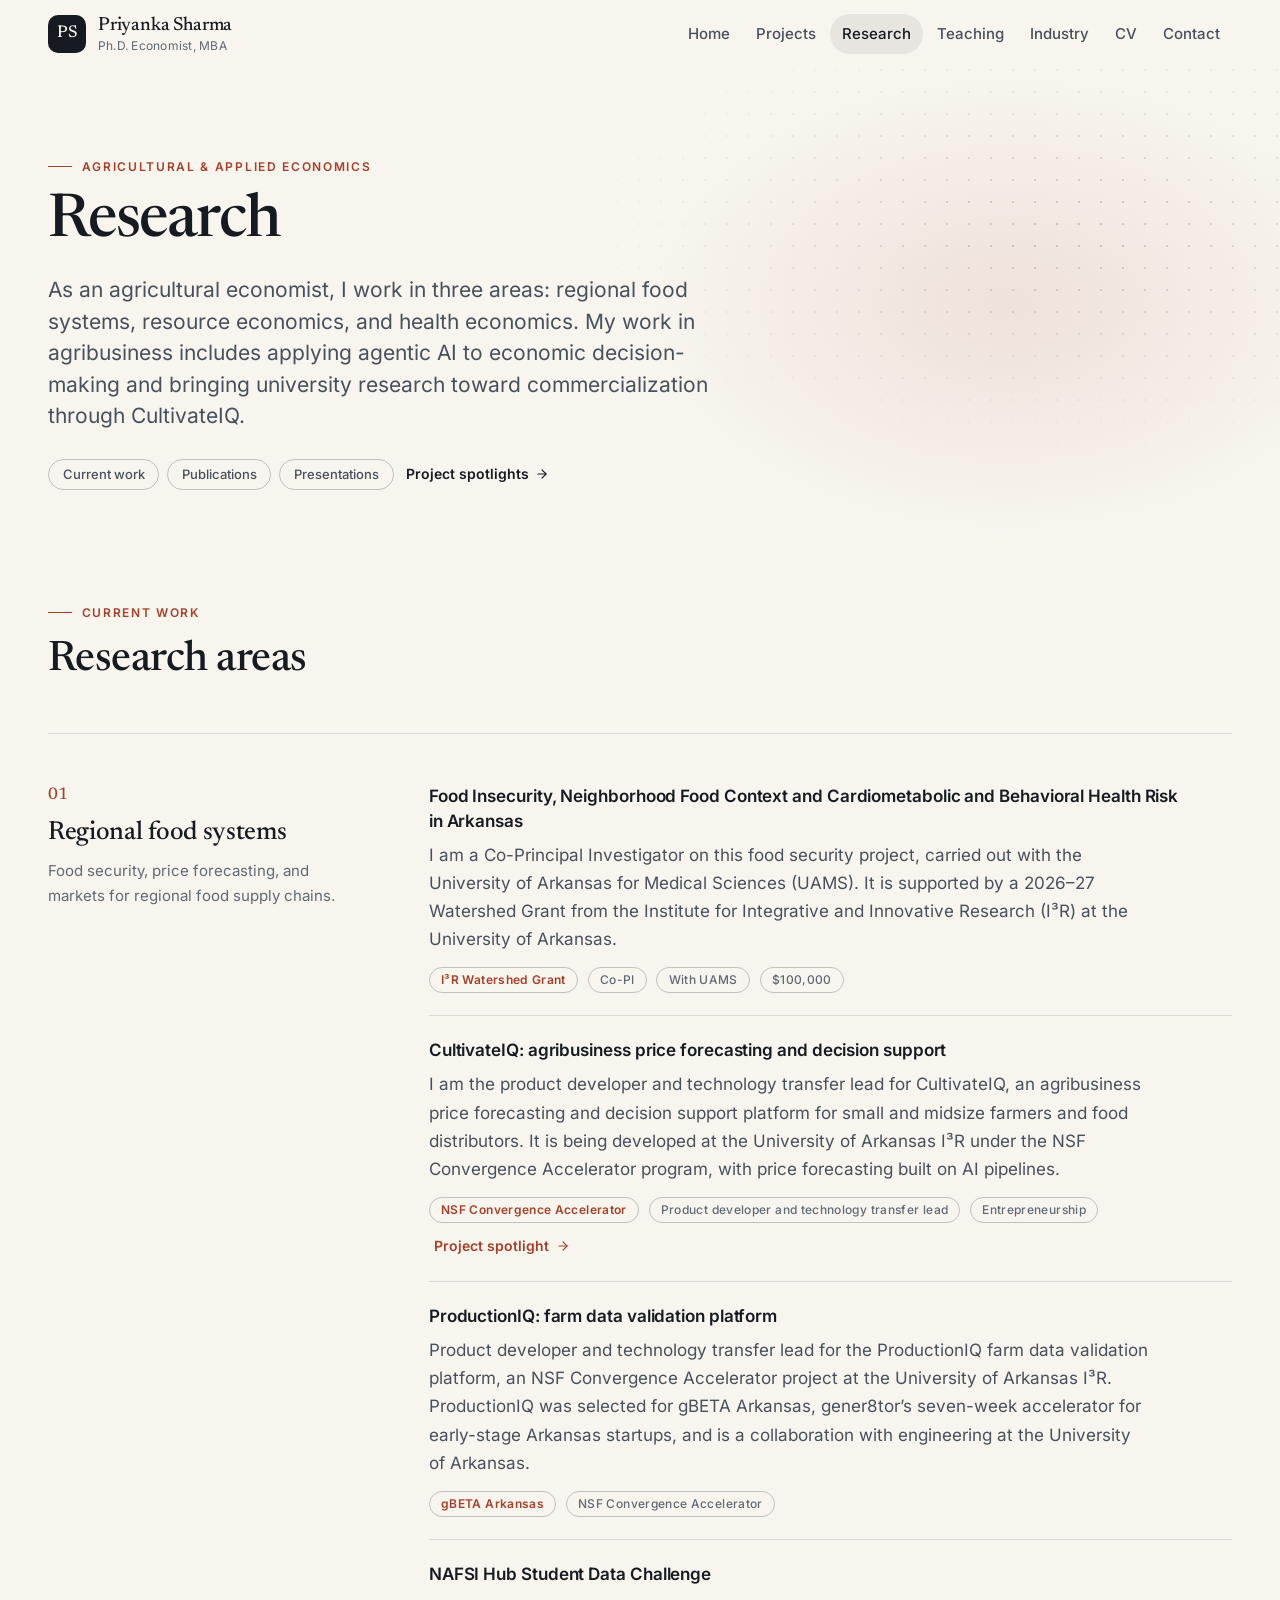
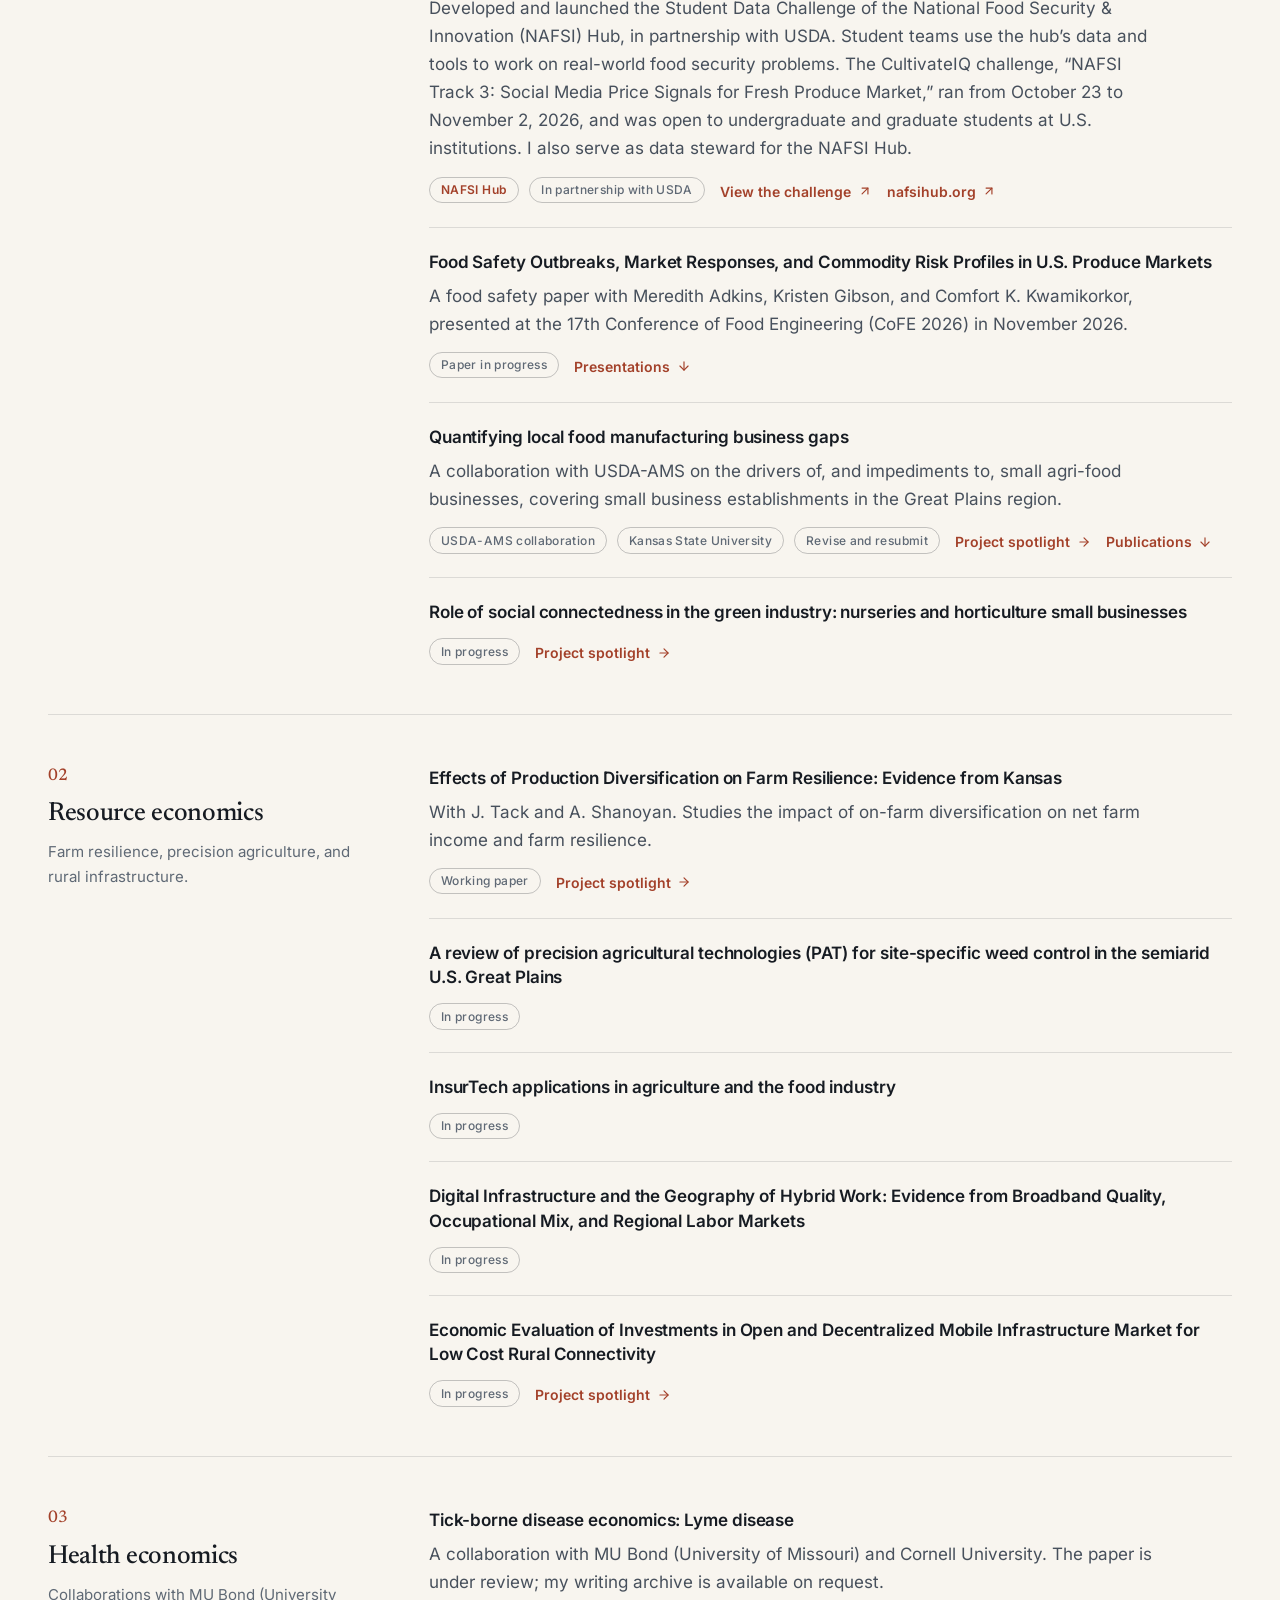
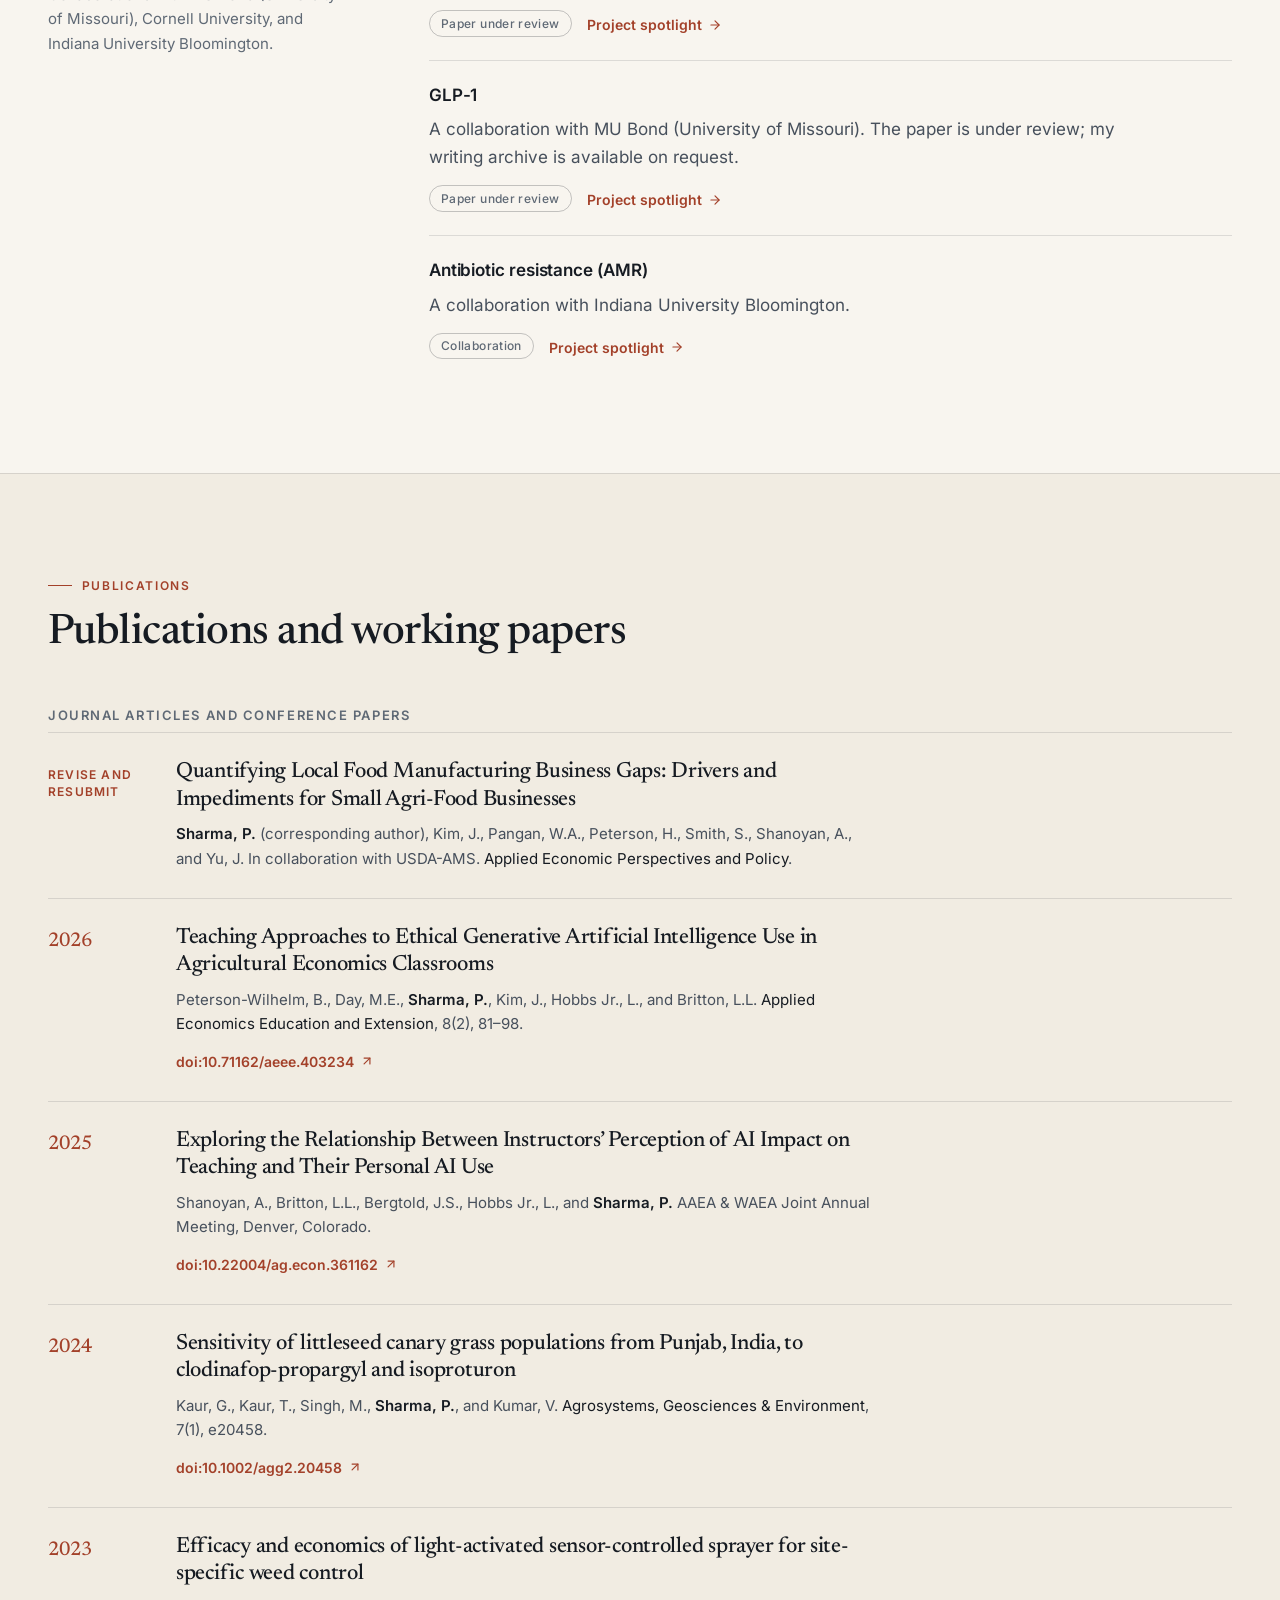
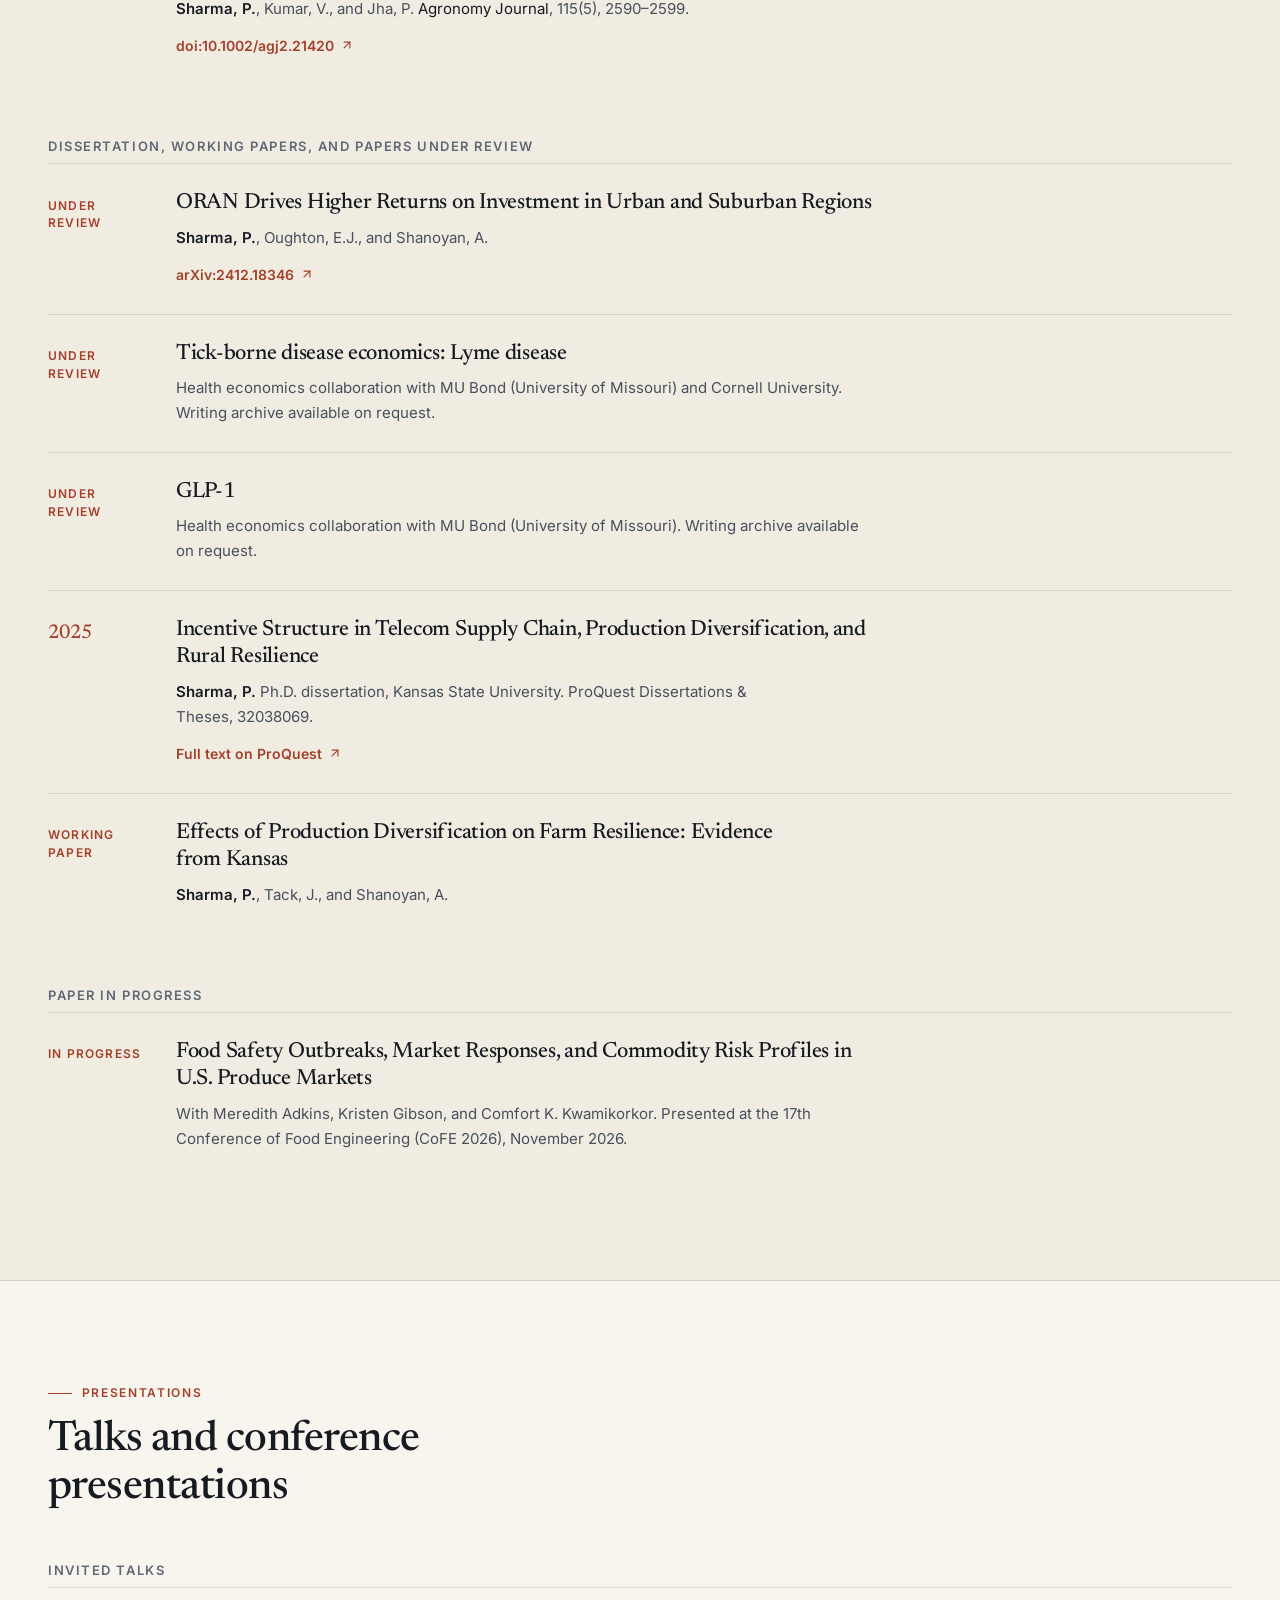
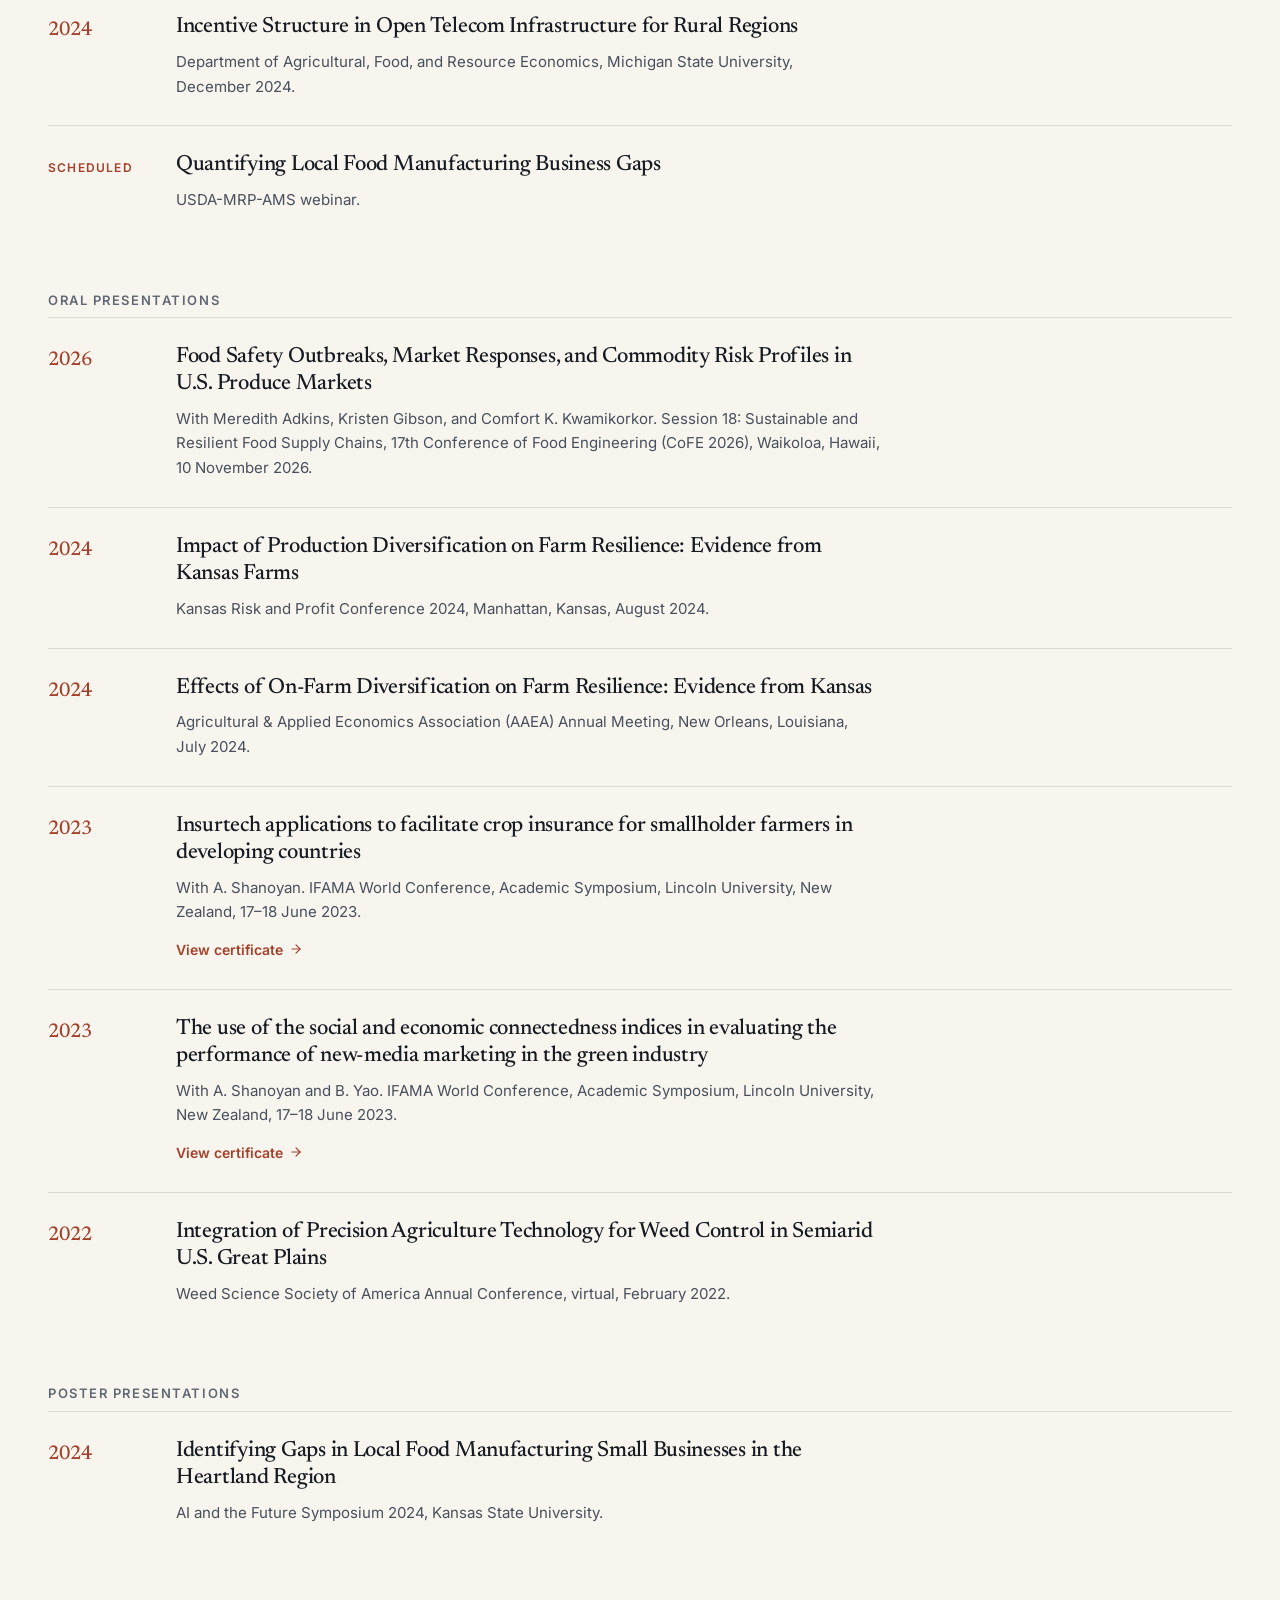
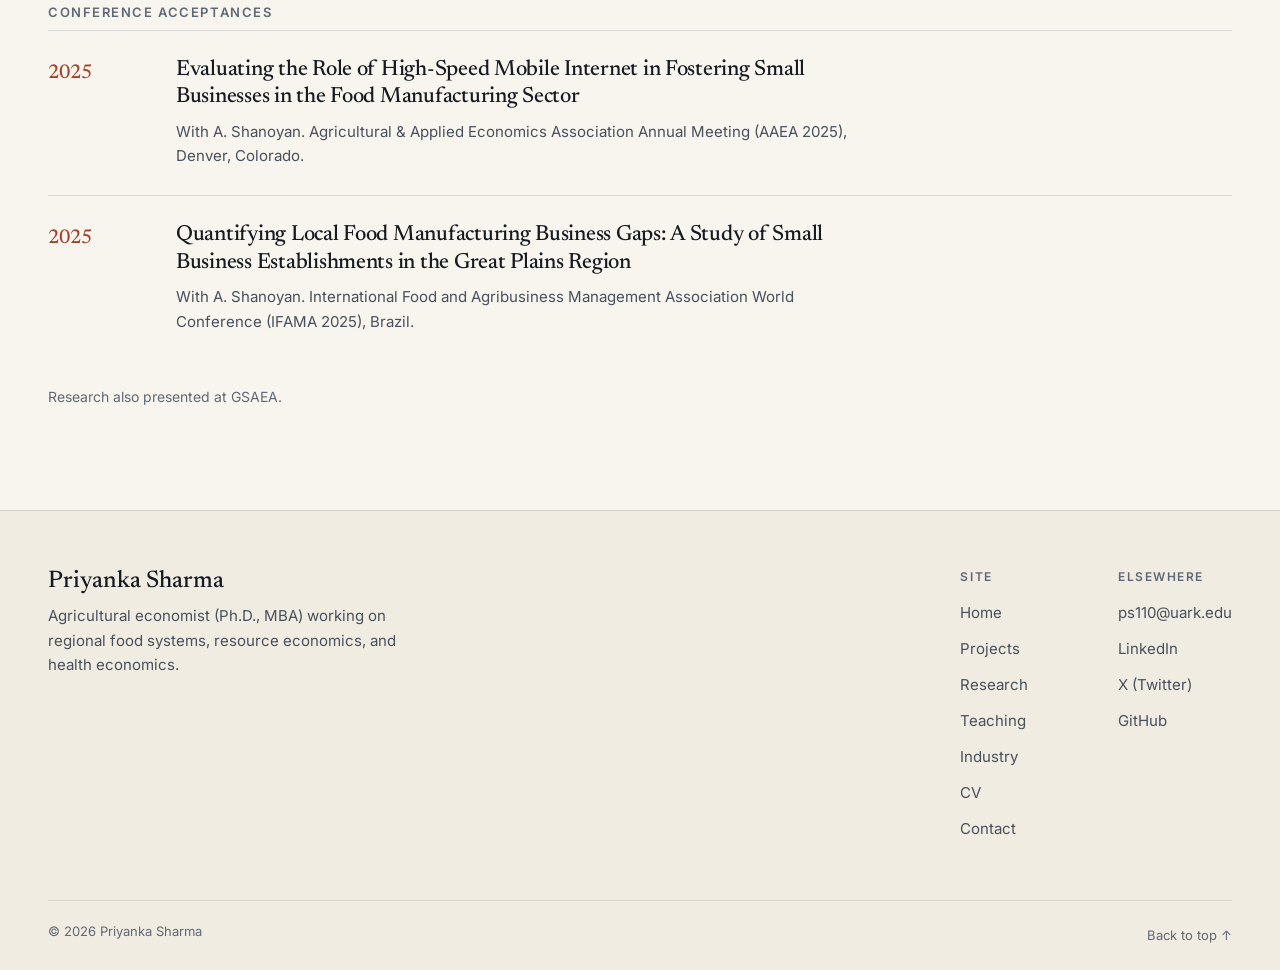
<file: research.html>
<!doctype html>
<html lang="en">
<head>
  <meta charset="utf-8">
  <meta name="viewport" content="width=device-width, initial-scale=1">
  <title>Research in Agribusiness Economics, Entrepreneurship and AI | Priyanka Sharma</title>
  <meta name="description" content="Research by Priyanka Sharma (Ph.D., MBA): food systems, resource and health economics, NSF Convergence Accelerator ventures, grants, and publications.">
  <meta name="keywords" content="Priyanka Sharma, agricultural economist, agribusiness economics, agricultural and applied economics, entrepreneurship through academia, agentic AI economics, technology transfer, university commercialization, economics MBA engineering, University of Arkansas, I3R, agribusiness assistant professor, NSF Convergence Accelerator, CultivateIQ, ProductionIQ, gBETA Arkansas, NAFSI Hub, USDA-AMS, I3R Watershed Grant, regional food systems, resource economics, health economics, precision agriculture economics, entrepreneurship in agribusiness, agribusiness entrepreneurship, AI product development in agriculture, AI finance in agriculture, AI price forecasting, agricultural price analytics, agrifood technology commercialization">
  <meta name="author" content="Priyanka Sharma">
  <meta name="color-scheme" content="only light">
  <meta name="theme-color" content="#f8f5ef">
  <meta property="og:type" content="website">
  <meta property="og:site_name" content="Priyanka Sharma">
  <meta property="og:title" content="Research | Priyanka Sharma">
  <meta property="og:description" content="Current work, publications, and presentations on regional food systems, resource economics, and health economics.">
  <meta property="og:url" content="https://prinkashar.github.io/research.html">
  <meta property="og:image" content="https://prinkashar.github.io/assets/img/social-card.jpg">
  <meta property="og:image:width" content="1200">
  <meta property="og:image:height" content="630">
  <meta property="og:image:alt" content="Priyanka Sharma, Ph.D. economist and MBA. Economics for food, farms, and the networks that connect them.">
  <meta name="twitter:card" content="summary_large_image">
  <link rel="canonical" href="https://prinkashar.github.io/research.html">
  <link rel="icon" href="favicon.ico" sizes="32x32">
  <link rel="icon" href="favicon.svg" type="image/svg+xml">
  <link rel="apple-touch-icon" href="apple-touch-icon.png">
  <link rel="preload" href="assets/fonts/newsreader-500.woff2" as="font" type="font/woff2" crossorigin>
  <link rel="preload" href="assets/fonts/inter-variable.woff2" as="font" type="font/woff2" crossorigin>
  <link rel="stylesheet" href="assets/css/style.css">
  <script>
    /* Runs before the page paints: notes that JavaScript is on (used by the mobile menu and fade-in effects). */
    (function () {
      var d = document.documentElement;
      d.classList.add('js');
      /* Safety net: if main.js never loads, drop back to the no-JavaScript layout so nothing stays hidden. */
      setTimeout(function () { if (!d.classList.contains('js-ready')) d.classList.remove('js'); }, 3000);
    })();
  </script>
  <script src="assets/js/main.js" defer></script>
  <script type="application/ld+json">
  {
    "@context": "https://schema.org",
    "@type": "Person",
    "@id": "https://prinkashar.github.io/#person",
    "name": "Priyanka Sharma",
    "honorificSuffix": [
      "Ph.D.",
      "MBA"
    ],
    "jobTitle": "Postdoctoral Fellow",
    "description": "Academic economist, MBA, and technology transfer leader bridging economics, business strategy, and engineering-driven AI pipelines at the University of Arkansas.",
    "url": "https://prinkashar.github.io/",
    "mainEntityOfPage": "https://prinkashar.github.io/research.html",
    "image": "https://prinkashar.github.io/assets/img/portrait.jpg",
    "email": "mailto:ps110@uark.edu",
    "affiliation": {
      "@type": "Organization",
      "name": "University of Arkansas",
      "department": {
        "@type": "Organization",
        "name": "Institute for Integrative and Innovative Research (I3R)"
      }
    },
    "worksFor": {
      "@type": "CollegeOrUniversity",
      "name": "University of Arkansas"
    },
    "alumniOf": [
      {
        "@type": "CollegeOrUniversity",
        "name": "Kansas State University"
      },
      {
        "@type": "CollegeOrUniversity",
        "name": "North Carolina State University"
      },
      {
        "@type": "CollegeOrUniversity",
        "name": "Punjab Technical University"
      }
    ],
    "hasCredential": [
      {
        "@type": "EducationalOccupationalCredential",
        "name": "Ph.D. in Agricultural and Applied Economics",
        "credentialCategory": "degree",
        "educationalLevel": "Doctoral degree",
        "dateCreated": "2025",
        "recognizedBy": {
          "@type": "CollegeOrUniversity",
          "name": "Kansas State University"
        }
      },
      {
        "@type": "EducationalOccupationalCredential",
        "name": "Master of Business Administration (MBA), Supply Chain Management",
        "credentialCategory": "degree",
        "educationalLevel": "Master's degree",
        "dateCreated": "2016",
        "recognizedBy": {
          "@type": "CollegeOrUniversity",
          "name": "North Carolina State University"
        }
      }
    ],
    "knowsAbout": [
      "Agribusiness Economics",
      "Entrepreneurship through Academia",
      "Agentic AI Economics",
      "Agribusiness Entrepreneurship",
      "AI Product Development in Agriculture",
      "Agricultural Price Forecasting and Price Analytics",
      "Technology Transfer and Commercialization",
      "Economic Decision Support Systems",
      "Business Strategy and Venture Development",
      "Engineering and AI Data Pipelines",
      "Agricultural and Applied Economics",
      "Regional Food Systems",
      "Precision Agriculture Economics",
      "Health Economics"
    ],
    "sameAs": [
      "https://www.linkedin.com/in/priyankashar/",
      "https://twitter.com/agricultureecon",
      "https://github.com/prinkashar"
    ]
  }
  </script>
</head>
<body id="top">
  <a class="skip-link" href="#main">Skip to content</a>

  <!-- ===== Site header: identical on every page (only aria-current="page" moves) ===== -->
  <header class="site-header">
    <div class="wrap site-header__inner">
      <a class="brand" href="index.html">
        <span class="brand__mark" aria-hidden="true">PS</span>
        <span class="brand__text">
          <span class="brand__name">Priyanka Sharma</span>
          <span class="brand__role">Ph.D. Economist, MBA</span>
        </span>
      </a>
      <button class="icon-btn nav-toggle" type="button" aria-controls="site-nav" aria-expanded="false" aria-label="Open menu">
        <svg class="icon-menu" viewBox="0 0 24 24" fill="none" stroke="currentColor" stroke-width="2" stroke-linecap="round" stroke-linejoin="round" aria-hidden="true"><path d="M4 7h16"/><path d="M4 12h16"/><path d="M4 17h16"/></svg>
        <svg class="icon-close" viewBox="0 0 24 24" fill="none" stroke="currentColor" stroke-width="2" stroke-linecap="round" stroke-linejoin="round" aria-hidden="true"><path d="M18 6 6 18"/><path d="m6 6 12 12"/></svg>
      </button>
      <nav class="site-nav" id="site-nav" aria-label="Main">
        <ul>
          <li><a href="index.html">Home</a></li>
          <li><a href="projects.html">Projects</a></li>
          <li><a href="research.html" aria-current="page">Research</a></li>
          <li><a href="teaching.html">Teaching</a></li>
          <li><a href="industry.html">Industry</a></li>
          <li><a href="cv.html">CV</a></li>
          <li><a href="contact.html">Contact</a></li>
        </ul>
      </nav>
    </div>
  </header>

  <main id="main">

    <!-- ===== Page title ===== -->
    <section class="page-hero" aria-labelledby="page-title">
      <div class="wrap">
        <p class="eyebrow">Agricultural &amp; applied economics</p>
        <h1 id="page-title">Research</h1>
        <p class="lead">As an agricultural economist, I work in three areas: regional food systems, resource economics, and health economics. My work in agribusiness includes applying agentic AI to economic decision-making and bringing university research toward commercialization through CultivateIQ.</p>
        <nav class="actions" aria-label="On this page">
          <ul class="chips">
            <li><a class="chip" href="#in-progress">Current work</a></li>
            <li><a class="chip" href="#publications">Publications</a></li>
            <li><a class="chip" href="#presentations">Presentations</a></li>
          </ul>
          <a class="link-arrow link-arrow--sm" href="projects.html">Project spotlights
            <svg viewBox="0 0 24 24" fill="none" stroke="currentColor" stroke-width="2" stroke-linecap="round" stroke-linejoin="round" aria-hidden="true"><path d="M5 12h14"/><path d="m12 5 7 7-7 7"/></svg>
          </a>
        </nav>
      </div>
    </section>

    <!-- ===== Themes and work in progress =====
         To add a project, copy one <li class="work"> … </li> block into the right theme. -->
    <section class="section section--tight" id="in-progress" aria-labelledby="themes-title">
      <div class="wrap">
        <header class="section__head reveal">
          <div>
            <p class="eyebrow">Current work</p>
            <h2 id="themes-title">Research areas</h2>
          </div>
        </header>

        <article class="theme reveal" id="regional-food-systems">
          <header class="theme__head">
            <p class="theme__num">01</p>
            <h3 class="theme__title">Regional food systems</h3>
            <p class="theme__blurb">Food security, price forecasting, and markets for regional food supply chains.</p>
          </header>
          <ul class="works">
            <li class="work">
              <h4 class="work__title">Food Insecurity, Neighborhood Food Context and Cardiometabolic and Behavioral Health Risk in Arkansas</h4>
              <p class="work__desc">I am a Co-Principal Investigator on this food security project, carried out with the University of Arkansas for Medical Sciences (UAMS). It is supported by a 2026–27 Watershed Grant from the Institute for Integrative and Innovative Research (I³R) at the University of Arkansas.</p>
              <ul class="work__meta">
                <li class="tag">I³R Watershed Grant</li>
                <li class="tag tag--quiet">Co-PI</li>
                <li class="tag tag--quiet">With UAMS</li>
                <li class="tag tag--quiet">$100,000</li>
              </ul>
            </li>
            <li class="work">
              <h4 class="work__title">CultivateIQ: agribusiness price forecasting and decision support</h4>
              <p class="work__desc">I am the product developer and technology transfer lead for CultivateIQ, an agribusiness price forecasting and decision support platform for small and midsize farmers and food distributors. It is being developed at the University of Arkansas I³R under the NSF Convergence Accelerator program, with price forecasting built on AI pipelines.</p>
              <ul class="work__meta">
                <li class="tag">NSF Convergence Accelerator</li>
                <li class="tag tag--quiet">Product developer and technology transfer lead</li>
                <li class="tag tag--quiet">Entrepreneurship</li>
                <li>
                  <a class="link-arrow link-arrow--sm" href="projects.html#cultivateiq">Project spotlight
                    <svg viewBox="0 0 24 24" fill="none" stroke="currentColor" stroke-width="2" stroke-linecap="round" stroke-linejoin="round" aria-hidden="true"><path d="M5 12h14"/><path d="m12 5 7 7-7 7"/></svg>
                  </a>
                </li>
              </ul>
            </li>
            <li class="work" id="productioniq">
              <h4 class="work__title">ProductionIQ: farm data validation platform</h4>
              <p class="work__desc">Product developer and technology transfer lead for the ProductionIQ farm data validation platform, an NSF Convergence Accelerator project at the University of Arkansas I³R. ProductionIQ was selected for gBETA Arkansas, gener8tor’s seven-week accelerator for early-stage Arkansas startups, and is a collaboration with engineering at the University of Arkansas.</p>
              <ul class="work__meta">
                <li class="tag">gBETA Arkansas</li>
                <li class="tag tag--quiet">NSF Convergence Accelerator</li>
              </ul>
            </li>
            <li class="work" id="nafsi-challenge">
              <h4 class="work__title">NAFSI Hub Student Data Challenge</h4>
              <p class="work__desc">Developed and launched the Student Data Challenge of the National Food Security &amp; Innovation (NAFSI) Hub, in partnership with USDA. Student teams use the hub’s data and tools to work on real-world food security problems. The CultivateIQ challenge, “NAFSI Track 3: Social Media Price Signals for Fresh Produce Market,” ran from October 23 to November 2, 2026, and was open to undergraduate and graduate students at U.S. institutions. I also serve as data steward for the NAFSI Hub.</p>
              <ul class="work__meta">
                <li class="tag">NAFSI Hub</li>
                <li class="tag tag--quiet">In partnership with USDA</li>
                <li>
                  <a class="link-arrow link-arrow--sm link-arrow--out" href="https://nafsihub.org/educationhub/datachallenge/learner/9cc55a6d-09cc-42ae-b8bf-faf7782e51ce?from=explore&amp;subtab=past" target="_blank" rel="noopener">View the challenge
                    <svg viewBox="0 0 24 24" fill="none" stroke="currentColor" stroke-width="2" stroke-linecap="round" stroke-linejoin="round" aria-hidden="true"><path d="M7 7h10v10"/><path d="M7 17 17 7"/></svg>
                  </a>
                </li>
                <li>
                  <a class="link-arrow link-arrow--sm link-arrow--out" href="https://nafsihub.org/" target="_blank" rel="noopener">nafsihub.org
                    <svg viewBox="0 0 24 24" fill="none" stroke="currentColor" stroke-width="2" stroke-linecap="round" stroke-linejoin="round" aria-hidden="true"><path d="M7 7h10v10"/><path d="M7 17 17 7"/></svg>
                  </a>
                </li>
              </ul>
            </li>
            <li class="work">
              <h4 class="work__title">Food Safety Outbreaks, Market Responses, and Commodity Risk Profiles in U.S. Produce Markets</h4>
              <p class="work__desc">A food safety paper with Meredith Adkins, Kristen Gibson, and Comfort K. Kwamikorkor, presented at the 17th Conference of Food Engineering (CoFE 2026) in November 2026.</p>
              <ul class="work__meta">
                <li class="tag tag--quiet">Paper in progress</li>
                <li>
                  <a class="link-arrow link-arrow--sm link-arrow--down" href="#presentations">Presentations
                    <svg viewBox="0 0 24 24" fill="none" stroke="currentColor" stroke-width="2" stroke-linecap="round" stroke-linejoin="round" aria-hidden="true"><path d="M12 5v14"/><path d="m19 12-7 7-7-7"/></svg>
                  </a>
                </li>
              </ul>
            </li>
            <li class="work">
              <h4 class="work__title">Quantifying local food manufacturing business gaps</h4>
              <p class="work__desc">A collaboration with USDA-AMS on the drivers of, and impediments to, small agri-food businesses, covering small business establishments in the Great Plains region.</p>
              <ul class="work__meta">
                <li class="tag tag--quiet">USDA-AMS collaboration</li>
                <li class="tag tag--quiet">Kansas State University</li>
                <li class="tag tag--quiet">Revise and resubmit</li>
                <li>
                  <a class="link-arrow link-arrow--sm" href="projects.html#local-food-manufacturing">Project spotlight
                    <svg viewBox="0 0 24 24" fill="none" stroke="currentColor" stroke-width="2" stroke-linecap="round" stroke-linejoin="round" aria-hidden="true"><path d="M5 12h14"/><path d="m12 5 7 7-7 7"/></svg>
                  </a>
                </li>
                <li>
                  <a class="link-arrow link-arrow--sm link-arrow--down" href="#publications">Publications
                    <svg viewBox="0 0 24 24" fill="none" stroke="currentColor" stroke-width="2" stroke-linecap="round" stroke-linejoin="round" aria-hidden="true"><path d="M12 5v14"/><path d="m19 12-7 7-7-7"/></svg>
                  </a>
                </li>
              </ul>
            </li>
            <li class="work">
              <h4 class="work__title">Role of social connectedness in the green industry: nurseries and horticulture small businesses</h4>
              <ul class="work__meta">
                <li class="tag tag--quiet">In progress</li>
                <li>
                  <a class="link-arrow link-arrow--sm" href="projects.html#social-connectedness">Project spotlight
                    <svg viewBox="0 0 24 24" fill="none" stroke="currentColor" stroke-width="2" stroke-linecap="round" stroke-linejoin="round" aria-hidden="true"><path d="M5 12h14"/><path d="m12 5 7 7-7 7"/></svg>
                  </a>
                </li>
              </ul>
            </li>
          </ul>
        </article>

        <article class="theme reveal" id="resource-economics">
          <header class="theme__head">
            <p class="theme__num">02</p>
            <h3 class="theme__title">Resource economics</h3>
            <p class="theme__blurb">Farm resilience, precision agriculture, and rural infrastructure.</p>
          </header>
          <ul class="works">
            <li class="work">
              <h4 class="work__title">Effects of Production Diversification on Farm Resilience: Evidence from Kansas</h4>
              <p class="work__desc">With J. Tack and A. Shanoyan. Studies the impact of on-farm diversification on net farm income and farm resilience.</p>
              <ul class="work__meta">
                <li class="tag tag--quiet">Working paper</li>
                <li>
                  <a class="link-arrow link-arrow--sm" href="projects.html#diversification">Project spotlight
                    <svg viewBox="0 0 24 24" fill="none" stroke="currentColor" stroke-width="2" stroke-linecap="round" stroke-linejoin="round" aria-hidden="true"><path d="M5 12h14"/><path d="m12 5 7 7-7 7"/></svg>
                  </a>
                </li>
              </ul>
            </li>
            <li class="work">
              <h4 class="work__title">A review of precision agricultural technologies (PAT) for site-specific weed control in the semiarid U.S. Great Plains</h4>
              <ul class="work__meta">
                <li class="tag tag--quiet">In progress</li>
              </ul>
            </li>
            <li class="work">
              <h4 class="work__title">InsurTech applications in agriculture and the food industry</h4>
              <ul class="work__meta">
                <li class="tag tag--quiet">In progress</li>
              </ul>
            </li>
            <li class="work">
              <h4 class="work__title">Digital Infrastructure and the Geography of Hybrid Work: Evidence from Broadband Quality, Occupational Mix, and Regional Labor Markets</h4>
              <ul class="work__meta">
                <li class="tag tag--quiet">In progress</li>
              </ul>
            </li>
            <li class="work">
              <h4 class="work__title">Economic Evaluation of Investments in Open and Decentralized Mobile Infrastructure Market for Low Cost Rural Connectivity</h4>
              <ul class="work__meta">
                <li class="tag tag--quiet">In progress</li>
                <li>
                  <a class="link-arrow link-arrow--sm" href="projects.html#openran">Project spotlight
                    <svg viewBox="0 0 24 24" fill="none" stroke="currentColor" stroke-width="2" stroke-linecap="round" stroke-linejoin="round" aria-hidden="true"><path d="M5 12h14"/><path d="m12 5 7 7-7 7"/></svg>
                  </a>
                </li>
              </ul>
            </li>
          </ul>
        </article>

        <article class="theme reveal" id="health-economics">
          <header class="theme__head">
            <p class="theme__num">03</p>
            <h3 class="theme__title">Health economics</h3>
            <p class="theme__blurb">Collaborations with MU Bond (University of Missouri), Cornell University, and Indiana University Bloomington.</p>
          </header>
          <ul class="works">
            <li class="work">
              <h4 class="work__title">Tick-borne disease economics: Lyme disease</h4>
              <p class="work__desc">A collaboration with MU Bond (University of Missouri) and Cornell University. The paper is under review; my writing archive is available on request.</p>
              <ul class="work__meta">
                <li class="tag tag--quiet">Paper under review</li>
                <li>
                  <a class="link-arrow link-arrow--sm" href="projects.html#health-economics">Project spotlight
                    <svg viewBox="0 0 24 24" fill="none" stroke="currentColor" stroke-width="2" stroke-linecap="round" stroke-linejoin="round" aria-hidden="true"><path d="M5 12h14"/><path d="m12 5 7 7-7 7"/></svg>
                  </a>
                </li>
              </ul>
            </li>
            <li class="work">
              <h4 class="work__title">GLP-1</h4>
              <p class="work__desc">A collaboration with MU Bond (University of Missouri). The paper is under review; my writing archive is available on request.</p>
              <ul class="work__meta">
                <li class="tag tag--quiet">Paper under review</li>
                <li>
                  <a class="link-arrow link-arrow--sm" href="projects.html#health-economics">Project spotlight
                    <svg viewBox="0 0 24 24" fill="none" stroke="currentColor" stroke-width="2" stroke-linecap="round" stroke-linejoin="round" aria-hidden="true"><path d="M5 12h14"/><path d="m12 5 7 7-7 7"/></svg>
                  </a>
                </li>
              </ul>
            </li>
            <li class="work">
              <h4 class="work__title">Antibiotic resistance (AMR)</h4>
              <p class="work__desc">A collaboration with Indiana University Bloomington.</p>
              <ul class="work__meta">
                <li class="tag tag--quiet">Collaboration</li>
                <li>
                  <a class="link-arrow link-arrow--sm" href="projects.html#health-economics">Project spotlight
                    <svg viewBox="0 0 24 24" fill="none" stroke="currentColor" stroke-width="2" stroke-linecap="round" stroke-linejoin="round" aria-hidden="true"><path d="M5 12h14"/><path d="m12 5 7 7-7 7"/></svg>
                  </a>
                </li>
              </ul>
            </li>
          </ul>
        </article>
      </div>
    </section>

    <!-- ===== Publications =====
         To add a publication, copy one <li class="pub"> … </li> block. The left column holds the year or a short status. -->
    <section class="section section--tint" id="publications" aria-labelledby="publications-title">
      <div class="wrap">
        <header class="section__head reveal">
          <div>
            <p class="eyebrow">Publications</p>
            <h2 id="publications-title">Publications and working papers</h2>
          </div>
        </header>

        <h3 class="subhead subhead--first reveal">Journal articles and conference papers</h3>
        <ol class="pubs reveal">
          <li class="pub">
            <p class="pub__year pub__year--text">Revise and resubmit</p>
            <div>
              <h4 class="pub__title">Quantifying Local Food Manufacturing Business Gaps: Drivers and Impediments for Small Agri-Food Businesses</h4>
              <p class="pub__meta"><strong>Sharma, P.</strong> (corresponding author), Kim, J., Pangan, W.A., Peterson, H., Smith, S., Shanoyan, A., and Yu, J. In collaboration with USDA-AMS. <cite>Applied Economic Perspectives and Policy</cite>.</p>
            </div>
          </li>
          <li class="pub">
            <p class="pub__year">2026</p>
            <div>
              <h4 class="pub__title">Teaching Approaches to Ethical Generative Artificial Intelligence Use in Agricultural Economics Classrooms</h4>
              <p class="pub__meta">Peterson-Wilhelm, B., Day, M.E., <strong>Sharma, P.</strong>, Kim, J., Hobbs Jr., L., and Britton, L.L. <cite>Applied Economics Education and Extension</cite>, 8(2), 81–98.</p>
              <a class="link-arrow link-arrow--sm link-arrow--out" href="https://doi.org/10.71162/aeee.403234" target="_blank" rel="noopener">doi:10.71162/aeee.403234
                <svg viewBox="0 0 24 24" fill="none" stroke="currentColor" stroke-width="2" stroke-linecap="round" stroke-linejoin="round" aria-hidden="true"><path d="M7 7h10v10"/><path d="M7 17 17 7"/></svg>
              </a>
            </div>
          </li>
          <li class="pub">
            <p class="pub__year">2025</p>
            <div>
              <h4 class="pub__title">Exploring the Relationship Between Instructors’ Perception of AI Impact on Teaching and Their Personal AI Use</h4>
              <p class="pub__meta">Shanoyan, A., Britton, L.L., Bergtold, J.S., Hobbs Jr., L., and <strong>Sharma, P.</strong> AAEA &amp; WAEA Joint Annual Meeting, Denver, Colorado.</p>
              <a class="link-arrow link-arrow--sm link-arrow--out" href="https://doi.org/10.22004/ag.econ.361162" target="_blank" rel="noopener">doi:10.22004/ag.econ.361162
                <svg viewBox="0 0 24 24" fill="none" stroke="currentColor" stroke-width="2" stroke-linecap="round" stroke-linejoin="round" aria-hidden="true"><path d="M7 7h10v10"/><path d="M7 17 17 7"/></svg>
              </a>
            </div>
          </li>
          <li class="pub">
            <p class="pub__year">2024</p>
            <div>
              <h4 class="pub__title">Sensitivity of littleseed canary grass populations from Punjab, India, to clodinafop-propargyl and isoproturon</h4>
              <p class="pub__meta">Kaur, G., Kaur, T., Singh, M., <strong>Sharma, P.</strong>, and Kumar, V. <cite>Agrosystems, Geosciences &amp; Environment</cite>, 7(1), e20458.</p>
              <a class="link-arrow link-arrow--sm link-arrow--out" href="https://doi.org/10.1002/agg2.20458" target="_blank" rel="noopener">doi:10.1002/agg2.20458
                <svg viewBox="0 0 24 24" fill="none" stroke="currentColor" stroke-width="2" stroke-linecap="round" stroke-linejoin="round" aria-hidden="true"><path d="M7 7h10v10"/><path d="M7 17 17 7"/></svg>
              </a>
            </div>
          </li>
          <li class="pub">
            <p class="pub__year">2023</p>
            <div>
              <h4 class="pub__title">Efficacy and economics of light-activated sensor-controlled sprayer for site-specific weed control</h4>
              <p class="pub__meta"><strong>Sharma, P.</strong>, Kumar, V., and Jha, P. <cite>Agronomy Journal</cite>, 115(5), 2590–2599.</p>
              <a class="link-arrow link-arrow--sm link-arrow--out" href="https://doi.org/10.1002/agj2.21420" target="_blank" rel="noopener">doi:10.1002/agj2.21420
                <svg viewBox="0 0 24 24" fill="none" stroke="currentColor" stroke-width="2" stroke-linecap="round" stroke-linejoin="round" aria-hidden="true"><path d="M7 7h10v10"/><path d="M7 17 17 7"/></svg>
              </a>
            </div>
          </li>
        </ol>

        <h3 class="subhead reveal">Dissertation, working papers, and papers under review</h3>
        <ol class="pubs reveal">
          <li class="pub">
            <p class="pub__year pub__year--text">Under review</p>
            <div>
              <h4 class="pub__title">ORAN Drives Higher Returns on Investment in Urban and Suburban Regions</h4>
              <p class="pub__meta"><strong>Sharma, P.</strong>, Oughton, E.J., and Shanoyan, A.</p>
              <a class="link-arrow link-arrow--sm link-arrow--out" href="https://arxiv.org/abs/2412.18346" target="_blank" rel="noopener">arXiv:2412.18346
                <svg viewBox="0 0 24 24" fill="none" stroke="currentColor" stroke-width="2" stroke-linecap="round" stroke-linejoin="round" aria-hidden="true"><path d="M7 7h10v10"/><path d="M7 17 17 7"/></svg>
              </a>
            </div>
          </li>
          <li class="pub">
            <p class="pub__year pub__year--text">Under review</p>
            <div>
              <h4 class="pub__title">Tick-borne disease economics: Lyme disease</h4>
              <p class="pub__meta">Health economics collaboration with MU Bond (University of Missouri) and Cornell University. Writing archive available on request.</p>
            </div>
          </li>
          <li class="pub">
            <p class="pub__year pub__year--text">Under review</p>
            <div>
              <h4 class="pub__title">GLP-1</h4>
              <p class="pub__meta">Health economics collaboration with MU Bond (University of Missouri). Writing archive available on request.</p>
            </div>
          </li>
          <li class="pub">
            <p class="pub__year">2025</p>
            <div>
              <h4 class="pub__title">Incentive Structure in Telecom Supply Chain, Production Diversification, and Rural Resilience</h4>
              <p class="pub__meta"><strong>Sharma, P.</strong> Ph.D. dissertation, Kansas State University. ProQuest Dissertations &amp; Theses, 32038069.</p>
              <a class="link-arrow link-arrow--sm link-arrow--out" href="https://www.proquest.com/docview/3245399807" target="_blank" rel="noopener">Full text on ProQuest
                <svg viewBox="0 0 24 24" fill="none" stroke="currentColor" stroke-width="2" stroke-linecap="round" stroke-linejoin="round" aria-hidden="true"><path d="M7 7h10v10"/><path d="M7 17 17 7"/></svg>
              </a>
            </div>
          </li>
          <li class="pub">
            <p class="pub__year pub__year--text">Working paper</p>
            <div>
              <h4 class="pub__title">Effects of Production Diversification on Farm Resilience: Evidence from Kansas</h4>
              <p class="pub__meta"><strong>Sharma, P.</strong>, Tack, J., and Shanoyan, A.</p>
            </div>
          </li>
        </ol>

        <h3 class="subhead reveal">Paper in progress</h3>
        <ol class="pubs reveal">
          <li class="pub">
            <p class="pub__year pub__year--text">In progress</p>
            <div>
              <h4 class="pub__title">Food Safety Outbreaks, Market Responses, and Commodity Risk Profiles in U.S. Produce Markets</h4>
              <p class="pub__meta">With Meredith Adkins, Kristen Gibson, and Comfort K. Kwamikorkor. Presented at the 17th Conference of Food Engineering (CoFE 2026), November 2026.</p>
            </div>
          </li>
        </ol>
      </div>
    </section>

    <!-- ===== Presentations =====
         To add a talk, copy one <li class="pub"> … </li> block into the right group. -->
    <section class="section" id="presentations" aria-labelledby="presentations-title">
      <div class="wrap">
        <header class="section__head reveal">
          <div>
            <p class="eyebrow">Presentations</p>
            <h2 id="presentations-title">Talks and conference presentations</h2>
          </div>
        </header>

        <h3 class="subhead subhead--first reveal">Invited talks</h3>
        <ol class="pubs reveal">
          <li class="pub">
            <p class="pub__year">2024</p>
            <div>
              <h4 class="pub__title">Incentive Structure in Open Telecom Infrastructure for Rural Regions</h4>
              <p class="pub__meta">Department of Agricultural, Food, and Resource Economics, Michigan State University, December 2024.</p>
            </div>
          </li>
          <li class="pub">
            <p class="pub__year pub__year--text">Scheduled</p>
            <div>
              <h4 class="pub__title">Quantifying Local Food Manufacturing Business Gaps</h4>
              <p class="pub__meta">USDA-MRP-AMS webinar.</p>
            </div>
          </li>
        </ol>

        <h3 class="subhead reveal">Oral presentations</h3>
        <ol class="pubs reveal">
          <li class="pub">
            <p class="pub__year">2026</p>
            <div>
              <h4 class="pub__title">Food Safety Outbreaks, Market Responses, and Commodity Risk Profiles in U.S. Produce Markets</h4>
              <p class="pub__meta">With Meredith Adkins, Kristen Gibson, and Comfort K. Kwamikorkor. Session 18: Sustainable and Resilient Food Supply Chains, 17th Conference of Food Engineering (CoFE 2026), Waikoloa, Hawaii, 10 November 2026.</p>
            </div>
          </li>
          <li class="pub">
            <p class="pub__year">2024</p>
            <div>
              <h4 class="pub__title">Impact of Production Diversification on Farm Resilience: Evidence from Kansas Farms</h4>
              <p class="pub__meta">Kansas Risk and Profit Conference 2024, Manhattan, Kansas, August 2024.</p>
            </div>
          </li>
          <li class="pub">
            <p class="pub__year">2024</p>
            <div>
              <h4 class="pub__title">Effects of On-Farm Diversification on Farm Resilience: Evidence from Kansas</h4>
              <p class="pub__meta">Agricultural &amp; Applied Economics Association (AAEA) Annual Meeting, New Orleans, Louisiana, July 2024.</p>
            </div>
          </li>
          <li class="pub">
            <p class="pub__year">2023</p>
            <div>
              <h4 class="pub__title">Insurtech applications to facilitate crop insurance for smallholder farmers in developing countries</h4>
              <p class="pub__meta">With A. Shanoyan. IFAMA World Conference, Academic Symposium, Lincoln University, New Zealand, 17–18 June 2023.</p>
              <a class="link-arrow link-arrow--sm" href="assets/img/talks/ifama-2023-insurtech.webp" data-lightbox="talks" data-caption="IFAMA 2023 Academic Symposium certificate: “Insurtech applications to facilitate crop insurance for smallholder farmers in developing countries.”">View certificate
                <svg viewBox="0 0 24 24" fill="none" stroke="currentColor" stroke-width="2" stroke-linecap="round" stroke-linejoin="round" aria-hidden="true"><path d="M5 12h14"/><path d="m12 5 7 7-7 7"/></svg>
              </a>
            </div>
          </li>
          <li class="pub">
            <p class="pub__year">2023</p>
            <div>
              <h4 class="pub__title">The use of the social and economic connectedness indices in evaluating the performance of new-media marketing in the green industry</h4>
              <p class="pub__meta">With A. Shanoyan and B. Yao. IFAMA World Conference, Academic Symposium, Lincoln University, New Zealand, 17–18 June 2023.</p>
              <a class="link-arrow link-arrow--sm" href="assets/img/talks/ifama-2023-social-connectedness.webp" data-lightbox="talks" data-caption="IFAMA 2023 Academic Symposium certificate: “The use of the social and economic connectedness indices in evaluating the performance of new-media marketing in the green industry.”">View certificate
                <svg viewBox="0 0 24 24" fill="none" stroke="currentColor" stroke-width="2" stroke-linecap="round" stroke-linejoin="round" aria-hidden="true"><path d="M5 12h14"/><path d="m12 5 7 7-7 7"/></svg>
              </a>
            </div>
          </li>
          <li class="pub">
            <p class="pub__year">2022</p>
            <div>
              <h4 class="pub__title">Integration of Precision Agriculture Technology for Weed Control in Semiarid U.S. Great Plains</h4>
              <p class="pub__meta">Weed Science Society of America Annual Conference, virtual, February 2022.</p>
            </div>
          </li>
        </ol>

        <h3 class="subhead reveal">Poster presentations</h3>
        <ol class="pubs reveal">
          <li class="pub">
            <p class="pub__year">2024</p>
            <div>
              <h4 class="pub__title">Identifying Gaps in Local Food Manufacturing Small Businesses in the Heartland Region</h4>
              <p class="pub__meta">AI and the Future Symposium 2024, Kansas State University.</p>
            </div>
          </li>
        </ol>

        <h3 class="subhead reveal">Conference acceptances</h3>
        <ol class="pubs reveal">
          <li class="pub">
            <p class="pub__year">2025</p>
            <div>
              <h4 class="pub__title">Evaluating the Role of High-Speed Mobile Internet in Fostering Small Businesses in the Food Manufacturing Sector</h4>
              <p class="pub__meta">With A. Shanoyan. Agricultural &amp; Applied Economics Association Annual Meeting (AAEA 2025), Denver, Colorado.</p>
            </div>
          </li>
          <li class="pub">
            <p class="pub__year">2025</p>
            <div>
              <h4 class="pub__title">Quantifying Local Food Manufacturing Business Gaps: A Study of Small Business Establishments in the Great Plains Region</h4>
              <p class="pub__meta">With A. Shanoyan. International Food and Agribusiness Management Association World Conference (IFAMA 2025), Brazil.</p>
            </div>
          </li>
        </ol>
        <p class="note" style="margin-top: 1.5rem">Research also presented at GSAEA.</p>
      </div>
    </section>

  </main>

  <!-- ===== Site footer: identical on every page ===== -->
  <footer class="site-footer">
    <div class="wrap site-footer__grid">
      <div>
        <p class="site-footer__name">Priyanka Sharma</p>
        <p class="site-footer__tag">Agricultural economist (Ph.D., MBA) working on regional food systems, resource economics, and health economics.</p>
      </div>
      <nav aria-label="Footer">
        <p class="site-footer__label">Site</p>
        <ul class="site-footer__links">
          <li><a href="index.html">Home</a></li>
          <li><a href="projects.html">Projects</a></li>
          <li><a href="research.html">Research</a></li>
          <li><a href="teaching.html">Teaching</a></li>
          <li><a href="industry.html">Industry</a></li>
          <li><a href="cv.html">CV</a></li>
          <li><a href="contact.html">Contact</a></li>
        </ul>
      </nav>
      <div>
        <p class="site-footer__label">Elsewhere</p>
        <ul class="site-footer__links">
          <li><a href="mailto:ps110@uark.edu">ps110@uark.edu</a></li>
          <li><a href="https://www.linkedin.com/in/priyankashar/" target="_blank" rel="noopener me">LinkedIn</a></li>
          <li><a href="https://twitter.com/agricultureecon" target="_blank" rel="noopener me">X (Twitter)</a></li>
          <li><a href="https://github.com/prinkashar" target="_blank" rel="noopener me">GitHub</a></li>
        </ul>
      </div>
    </div>
    <div class="wrap site-footer__base">
      <p>© <span data-year>2026</span> Priyanka Sharma</p>
      <a href="#top">Back to top ↑</a>
    </div>
  </footer>
</body>
</html>
</file>
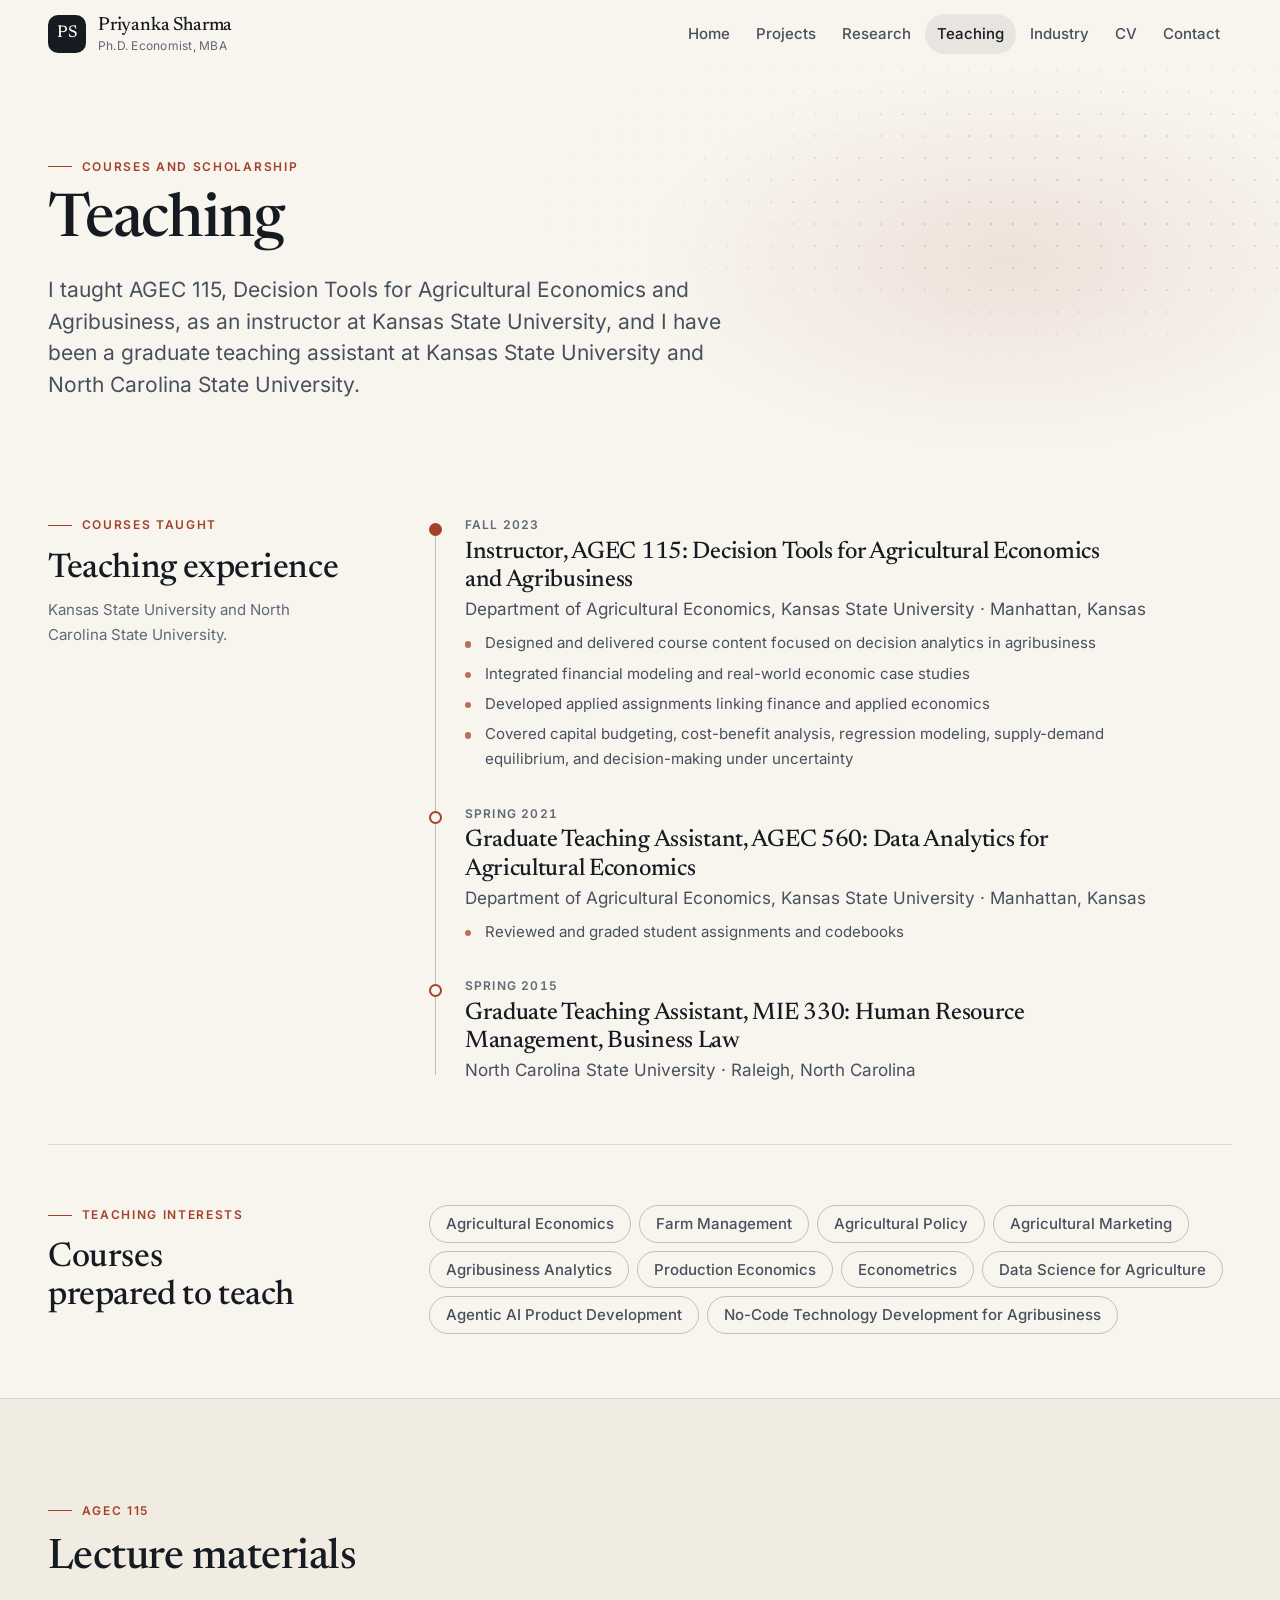
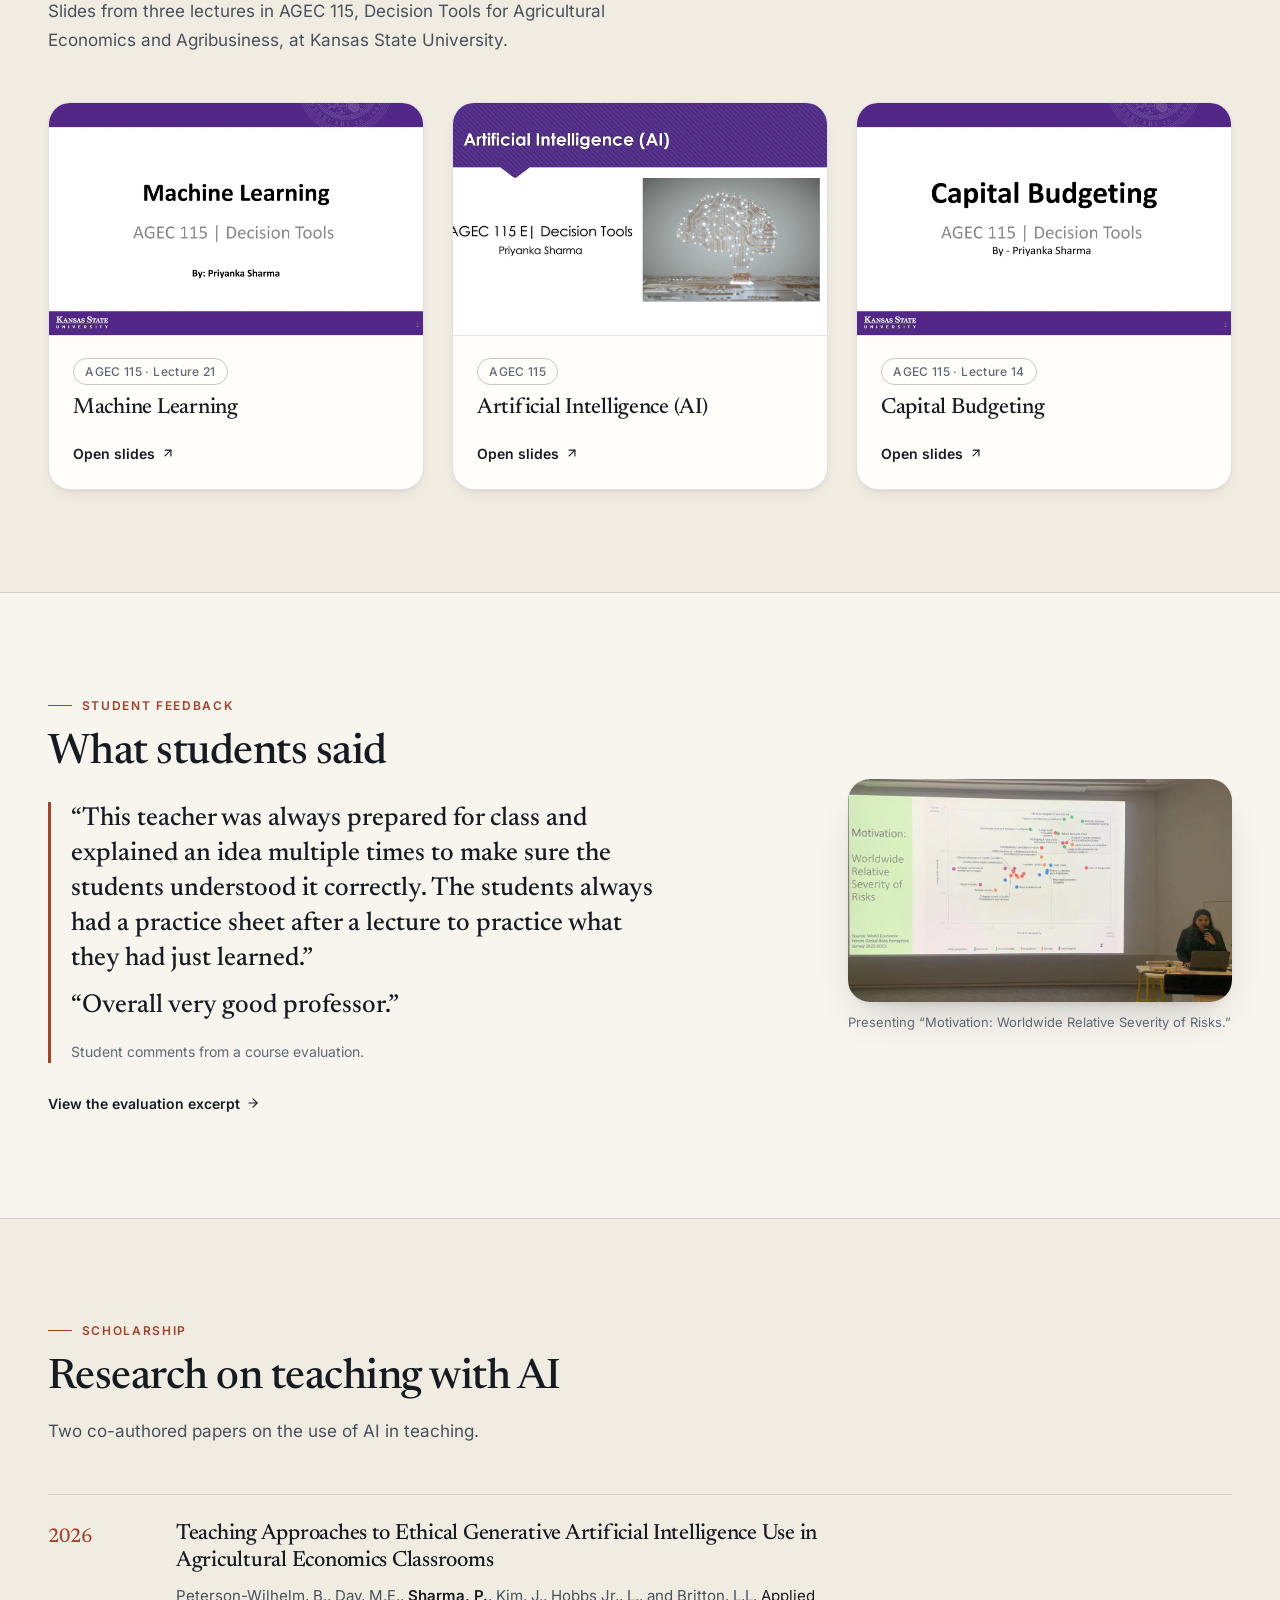
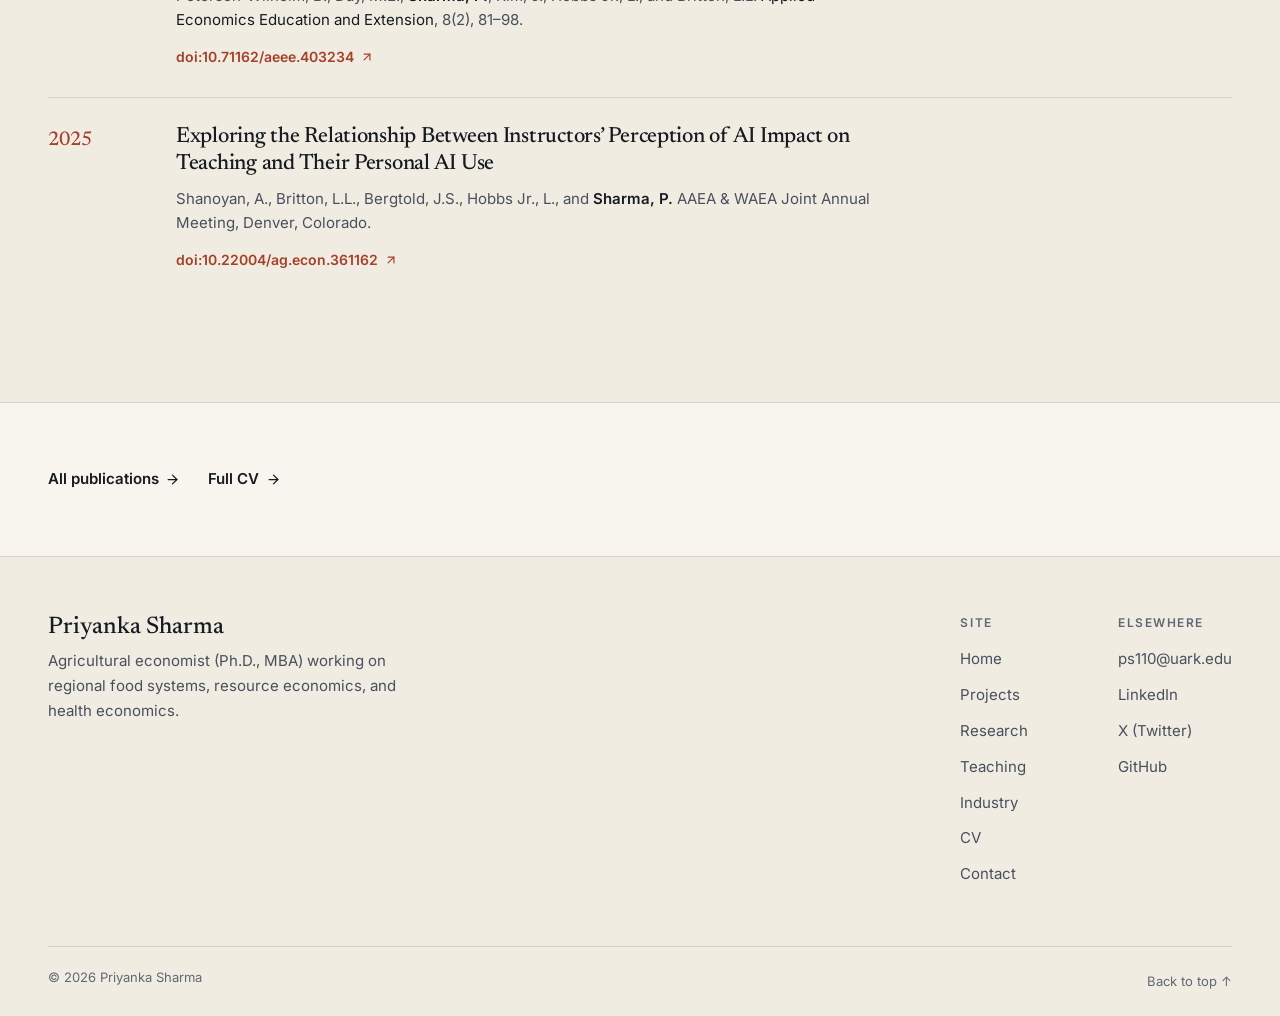
<file: teaching.html>
<!doctype html>
<html lang="en">
<head>
  <meta charset="utf-8">
  <meta name="viewport" content="width=device-width, initial-scale=1">
  <title>Teaching | Priyanka Sharma</title>
  <meta name="description" content="Teaching by Priyanka Sharma: courses at Kansas State and North Carolina State universities, AGEC 115 lecture slides, student feedback, and research on teaching.">
  <meta name="keywords" content="Priyanka Sharma, agricultural economist, agribusiness economics, agricultural and applied economics, entrepreneurship through academia, agentic AI economics, technology transfer, university commercialization, economics MBA engineering, University of Arkansas, I3R, agribusiness assistant professor, agricultural economics teaching, generative AI in economics education, agentic AI product development course, entrepreneurship in agribusiness, agribusiness entrepreneurship, AI product development in agriculture, AI finance in agriculture, AI price forecasting, agricultural price analytics, agrifood technology commercialization">
  <meta name="author" content="Priyanka Sharma">
  <meta name="color-scheme" content="only light">
  <meta name="theme-color" content="#f8f5ef">
  <meta property="og:type" content="website">
  <meta property="og:site_name" content="Priyanka Sharma">
  <meta property="og:title" content="Teaching | Priyanka Sharma">
  <meta property="og:description" content="Courses taught, courses prepared to teach, and research on teaching with AI.">
  <meta property="og:url" content="https://prinkashar.github.io/teaching.html">
  <meta property="og:image" content="https://prinkashar.github.io/assets/img/social-card.jpg">
  <meta property="og:image:width" content="1200">
  <meta property="og:image:height" content="630">
  <meta property="og:image:alt" content="Priyanka Sharma, Ph.D. economist and MBA. Economics for food, farms, and the networks that connect them.">
  <meta name="twitter:card" content="summary_large_image">
  <link rel="canonical" href="https://prinkashar.github.io/teaching.html">
  <link rel="icon" href="favicon.ico" sizes="32x32">
  <link rel="icon" href="favicon.svg" type="image/svg+xml">
  <link rel="apple-touch-icon" href="apple-touch-icon.png">
  <link rel="preload" href="assets/fonts/newsreader-500.woff2" as="font" type="font/woff2" crossorigin>
  <link rel="preload" href="assets/fonts/inter-variable.woff2" as="font" type="font/woff2" crossorigin>
  <link rel="stylesheet" href="assets/css/style.css">
  <script>
    /* Runs before the page paints: notes that JavaScript is on (used by the mobile menu and fade-in effects). */
    (function () {
      var d = document.documentElement;
      d.classList.add('js');
      /* Safety net: if main.js never loads, drop back to the no-JavaScript layout so nothing stays hidden. */
      setTimeout(function () { if (!d.classList.contains('js-ready')) d.classList.remove('js'); }, 3000);
    })();
  </script>
  <script src="assets/js/main.js" defer></script>
  <script type="application/ld+json">
  {
    "@context": "https://schema.org",
    "@type": "Person",
    "@id": "https://prinkashar.github.io/#person",
    "name": "Priyanka Sharma",
    "honorificSuffix": [
      "Ph.D.",
      "MBA"
    ],
    "jobTitle": "Postdoctoral Fellow",
    "description": "Academic economist, MBA, and technology transfer leader bridging economics, business strategy, and engineering-driven AI pipelines at the University of Arkansas.",
    "url": "https://prinkashar.github.io/",
    "mainEntityOfPage": "https://prinkashar.github.io/research.html",
    "image": "https://prinkashar.github.io/assets/img/portrait.jpg",
    "email": "mailto:ps110@uark.edu",
    "affiliation": {
      "@type": "Organization",
      "name": "University of Arkansas",
      "department": {
        "@type": "Organization",
        "name": "Institute for Integrative and Innovative Research (I3R)"
      }
    },
    "worksFor": {
      "@type": "CollegeOrUniversity",
      "name": "University of Arkansas"
    },
    "alumniOf": [
      {
        "@type": "CollegeOrUniversity",
        "name": "Kansas State University"
      },
      {
        "@type": "CollegeOrUniversity",
        "name": "North Carolina State University"
      },
      {
        "@type": "CollegeOrUniversity",
        "name": "Punjab Technical University"
      }
    ],
    "hasCredential": [
      {
        "@type": "EducationalOccupationalCredential",
        "name": "Ph.D. in Agricultural and Applied Economics",
        "credentialCategory": "degree",
        "educationalLevel": "Doctoral degree",
        "dateCreated": "2025",
        "recognizedBy": {
          "@type": "CollegeOrUniversity",
          "name": "Kansas State University"
        }
      },
      {
        "@type": "EducationalOccupationalCredential",
        "name": "Master of Business Administration (MBA), Supply Chain Management",
        "credentialCategory": "degree",
        "educationalLevel": "Master's degree",
        "dateCreated": "2016",
        "recognizedBy": {
          "@type": "CollegeOrUniversity",
          "name": "North Carolina State University"
        }
      }
    ],
    "knowsAbout": [
      "Agribusiness Economics",
      "Entrepreneurship through Academia",
      "Agentic AI Economics",
      "Agribusiness Entrepreneurship",
      "AI Product Development in Agriculture",
      "Agricultural Price Forecasting and Price Analytics",
      "Technology Transfer and Commercialization",
      "Economic Decision Support Systems",
      "Business Strategy and Venture Development",
      "Engineering and AI Data Pipelines",
      "Agricultural and Applied Economics",
      "Regional Food Systems",
      "Precision Agriculture Economics",
      "Health Economics"
    ],
    "sameAs": [
      "https://www.linkedin.com/in/priyankashar/",
      "https://twitter.com/agricultureecon",
      "https://github.com/prinkashar"
    ]
  }
  </script>
</head>
<body id="top">
  <a class="skip-link" href="#main">Skip to content</a>

  <!-- ===== Site header: identical on every page (only aria-current="page" moves) ===== -->
  <header class="site-header">
    <div class="wrap site-header__inner">
      <a class="brand" href="index.html">
        <span class="brand__mark" aria-hidden="true">PS</span>
        <span class="brand__text">
          <span class="brand__name">Priyanka Sharma</span>
          <span class="brand__role">Ph.D. Economist, MBA</span>
        </span>
      </a>
      <button class="icon-btn nav-toggle" type="button" aria-controls="site-nav" aria-expanded="false" aria-label="Open menu">
        <svg class="icon-menu" viewBox="0 0 24 24" fill="none" stroke="currentColor" stroke-width="2" stroke-linecap="round" stroke-linejoin="round" aria-hidden="true"><path d="M4 7h16"/><path d="M4 12h16"/><path d="M4 17h16"/></svg>
        <svg class="icon-close" viewBox="0 0 24 24" fill="none" stroke="currentColor" stroke-width="2" stroke-linecap="round" stroke-linejoin="round" aria-hidden="true"><path d="M18 6 6 18"/><path d="m6 6 12 12"/></svg>
      </button>
      <nav class="site-nav" id="site-nav" aria-label="Main">
        <ul>
          <li><a href="index.html">Home</a></li>
          <li><a href="projects.html">Projects</a></li>
          <li><a href="research.html">Research</a></li>
          <li><a href="teaching.html" aria-current="page">Teaching</a></li>
          <li><a href="industry.html">Industry</a></li>
          <li><a href="cv.html">CV</a></li>
          <li><a href="contact.html">Contact</a></li>
        </ul>
      </nav>
    </div>
  </header>

  <main id="main">

    <!-- ===== Page title ===== -->
    <section class="page-hero" aria-labelledby="page-title">
      <div class="wrap">
        <p class="eyebrow">Courses and scholarship</p>
        <h1 id="page-title">Teaching</h1>
        <p class="lead">I taught AGEC 115, Decision Tools for Agricultural Economics and Agribusiness, as an instructor at Kansas State University, and I have been a graduate teaching assistant at Kansas State University and North Carolina State University.</p>
      </div>
    </section>

    <!-- ===== Teaching experience =====
         To add a course, copy one <li class="entry"> … </li> block. Newest first. -->
    <section class="section section--tight" aria-labelledby="courses-title">
      <div class="wrap">
        <div class="theme theme--plain theme--section">
          <header class="theme__head reveal">
            <p class="eyebrow">Courses taught</p>
            <h2 class="theme__title" id="courses-title">Teaching experience</h2>
            <p class="theme__blurb">Kansas State University and North Carolina State University.</p>
          </header>

          <ol class="entries entries--rail reveal">
            <li class="entry">
              <p class="entry__date">Fall 2023</p>
              <div class="entry__body">
                <h3 class="entry__title">Instructor, AGEC 115: Decision Tools for Agricultural Economics and Agribusiness</h3>
                <p class="entry__org">Department of Agricultural Economics, Kansas State University · Manhattan, Kansas</p>
                <ul class="cv__list">
                  <li>Designed and delivered course content focused on decision analytics in agribusiness</li>
                  <li>Integrated financial modeling and real-world economic case studies</li>
                  <li>Developed applied assignments linking finance and applied economics</li>
                  <li>Covered capital budgeting, cost-benefit analysis, regression modeling, supply-demand equilibrium, and decision-making under uncertainty</li>
                </ul>
              </div>
            </li>
            <li class="entry">
              <p class="entry__date">Spring 2021</p>
              <div class="entry__body">
                <h3 class="entry__title">Graduate Teaching Assistant, AGEC 560: Data Analytics for Agricultural Economics</h3>
                <p class="entry__org">Department of Agricultural Economics, Kansas State University · Manhattan, Kansas</p>
                <ul class="cv__list">
                  <li>Reviewed and graded student assignments and codebooks</li>
                </ul>
              </div>
            </li>
            <li class="entry">
              <p class="entry__date">Spring 2015</p>
              <div class="entry__body">
                <h3 class="entry__title">Graduate Teaching Assistant, MIE 330: Human Resource Management, Business Law</h3>
                <p class="entry__org">North Carolina State University · Raleigh, North Carolina</p>
              </div>
            </li>
          </ol>
        </div>

        <div class="theme theme--section">
          <header class="theme__head reveal">
            <p class="eyebrow">Teaching interests</p>
            <h2 class="theme__title" id="prepared-title">Courses prepared to teach</h2>
          </header>

          <ul class="chips chips--lg reveal">
            <li class="chip">Agricultural Economics</li>
            <li class="chip">Farm Management</li>
            <li class="chip">Agricultural Policy</li>
            <li class="chip">Agricultural Marketing</li>
            <li class="chip">Agribusiness Analytics</li>
            <li class="chip">Production Economics</li>
            <li class="chip">Econometrics</li>
            <li class="chip">Data Science for Agriculture</li>
            <li class="chip">Agentic AI Product Development</li>
            <li class="chip">No-Code Technology Development for Agribusiness</li>
          </ul>
        </div>
      </div>
    </section>

    <!-- ===== Lecture materials =====
         Each card opens the slides in Google Drive. To add a lecture, copy one <a class="card card--media"> … </a> block. -->
    <section class="section section--tint" aria-labelledby="lectures-title">
      <div class="wrap">
        <header class="section__head reveal">
          <div>
            <p class="eyebrow">AGEC 115</p>
            <h2 id="lectures-title">Lecture materials</h2>
            <p>Slides from three lectures in AGEC 115, Decision Tools for Agricultural Economics and Agribusiness, at Kansas State University.</p>
          </div>
        </header>

        <div class="grid-3">
          <a class="card card--media reveal" href="https://drive.google.com/file/d/1B6L9V_Kf02zMd0kd-V5YZkwZN7eLpL_e/view" target="_blank" rel="noopener">
            <div class="card__media">
              <img src="assets/img/teaching/lecture-machine-learning.webp" width="800" height="450" alt="" loading="lazy" decoding="async">
            </div>
            <div class="card__body">
              <p class="tag tag--quiet">AGEC 115 · Lecture 21</p>
              <h3 class="card__title">Machine Learning</h3>
              <span class="link-arrow link-arrow--sm link-arrow--out">Open slides
                <svg viewBox="0 0 24 24" fill="none" stroke="currentColor" stroke-width="2" stroke-linecap="round" stroke-linejoin="round" aria-hidden="true"><path d="M7 7h10v10"/><path d="M7 17 17 7"/></svg>
              </span>
            </div>
          </a>
          <a class="card card--media reveal" style="--d: 90ms" href="https://drive.google.com/file/d/1lJJneYdAvGo47AmaEPhWaHuIfwtOCUzG/view" target="_blank" rel="noopener">
            <div class="card__media">
              <img src="assets/img/teaching/lecture-artificial-intelligence.webp" width="800" height="450" alt="" loading="lazy" decoding="async">
            </div>
            <div class="card__body">
              <p class="tag tag--quiet">AGEC 115</p>
              <h3 class="card__title">Artificial Intelligence (AI)</h3>
              <span class="link-arrow link-arrow--sm link-arrow--out">Open slides
                <svg viewBox="0 0 24 24" fill="none" stroke="currentColor" stroke-width="2" stroke-linecap="round" stroke-linejoin="round" aria-hidden="true"><path d="M7 7h10v10"/><path d="M7 17 17 7"/></svg>
              </span>
            </div>
          </a>
          <a class="card card--media reveal" style="--d: 180ms" href="https://drive.google.com/file/d/1UnSdkKcImndm7sD7HxdINvixE5d-qRVE/view" target="_blank" rel="noopener">
            <div class="card__media">
              <img src="assets/img/teaching/lecture-capital-budgeting.webp" width="800" height="450" alt="" loading="lazy" decoding="async">
            </div>
            <div class="card__body">
              <p class="tag tag--quiet">AGEC 115 · Lecture 14</p>
              <h3 class="card__title">Capital Budgeting</h3>
              <span class="link-arrow link-arrow--sm link-arrow--out">Open slides
                <svg viewBox="0 0 24 24" fill="none" stroke="currentColor" stroke-width="2" stroke-linecap="round" stroke-linejoin="round" aria-hidden="true"><path d="M7 7h10v10"/><path d="M7 17 17 7"/></svg>
              </span>
            </div>
          </a>
        </div>
      </div>
    </section>

    <!-- ===== Student feedback ===== -->
    <section class="section" aria-labelledby="feedback-title">
      <div class="wrap split">
        <div class="split__body reveal">
          <p class="eyebrow">Student feedback</p>
          <h2 id="feedback-title">What students said</h2>
          <blockquote class="quote">
            <p>“This teacher was always prepared for class and explained an idea multiple times to make sure the students understood it correctly. The students always had a practice sheet after a lecture to practice what they had just learned.”</p>
            <p>“Overall very good professor.”</p>
            <footer>Student comments from a course evaluation.</footer>
          </blockquote>
          <div class="actions">
            <a class="link-arrow link-arrow--sm" href="assets/img/teaching/student-evaluation-comments.webp" data-lightbox="feedback" data-caption="Excerpt from a course evaluation: “Please comment frankly on the strengths and weaknesses associated with this teacher and this course.”">View the evaluation excerpt
              <svg viewBox="0 0 24 24" fill="none" stroke="currentColor" stroke-width="2" stroke-linecap="round" stroke-linejoin="round" aria-hidden="true"><path d="M5 12h14"/><path d="m12 5 7 7-7 7"/></svg>
            </a>
          </div>
        </div>

        <figure class="split__media reveal" style="--d: 120ms">
          <img src="assets/img/teaching/presenting.webp" width="1003" height="584" alt="Priyanka Sharma speaking into a microphone beside a projected slide titled “Motivation: Worldwide Relative Severity of Risks”, which shows a scatter chart of global risks." loading="lazy" decoding="async">
          <figcaption>Presenting “Motivation: Worldwide Relative Severity of Risks.”</figcaption>
        </figure>
      </div>
    </section>

    <!-- ===== Research on teaching =====
         To add a paper, copy one <li class="pub"> … </li> block. -->
    <section class="section section--tint" aria-labelledby="sotl-title">
      <div class="wrap">
        <header class="section__head reveal">
          <div>
            <p class="eyebrow">Scholarship</p>
            <h2 id="sotl-title">Research on teaching with AI</h2>
            <p>Two co-authored papers on the use of AI in teaching.</p>
          </div>
        </header>

        <ol class="pubs reveal">
          <li class="pub">
            <p class="pub__year">2026</p>
            <div>
              <h3 class="pub__title">Teaching Approaches to Ethical Generative Artificial Intelligence Use in Agricultural Economics Classrooms</h3>
              <p class="pub__meta">Peterson-Wilhelm, B., Day, M.E., <strong>Sharma, P.</strong>, Kim, J., Hobbs Jr., L., and Britton, L.L. <cite>Applied Economics Education and Extension</cite>, 8(2), 81–98.</p>
              <a class="link-arrow link-arrow--sm link-arrow--out" href="https://doi.org/10.71162/aeee.403234" target="_blank" rel="noopener">doi:10.71162/aeee.403234
                <svg viewBox="0 0 24 24" fill="none" stroke="currentColor" stroke-width="2" stroke-linecap="round" stroke-linejoin="round" aria-hidden="true"><path d="M7 7h10v10"/><path d="M7 17 17 7"/></svg>
              </a>
            </div>
          </li>
          <li class="pub">
            <p class="pub__year">2025</p>
            <div>
              <h3 class="pub__title">Exploring the Relationship Between Instructors’ Perception of AI Impact on Teaching and Their Personal AI Use</h3>
              <p class="pub__meta">Shanoyan, A., Britton, L.L., Bergtold, J.S., Hobbs Jr., L., and <strong>Sharma, P.</strong> AAEA &amp; WAEA Joint Annual Meeting, Denver, Colorado.</p>
              <a class="link-arrow link-arrow--sm link-arrow--out" href="https://doi.org/10.22004/ag.econ.361162" target="_blank" rel="noopener">doi:10.22004/ag.econ.361162
                <svg viewBox="0 0 24 24" fill="none" stroke="currentColor" stroke-width="2" stroke-linecap="round" stroke-linejoin="round" aria-hidden="true"><path d="M7 7h10v10"/><path d="M7 17 17 7"/></svg>
              </a>
            </div>
          </li>
        </ol>
      </div>
    </section>

    <!-- ===== Onward links ===== -->
    <section class="section section--tight" aria-label="More">
      <div class="wrap actions actions--links">
        <a class="link-arrow" href="research.html#publications">All publications
          <svg viewBox="0 0 24 24" fill="none" stroke="currentColor" stroke-width="2" stroke-linecap="round" stroke-linejoin="round" aria-hidden="true"><path d="M5 12h14"/><path d="m12 5 7 7-7 7"/></svg>
        </a>
        <a class="link-arrow" href="cv.html">Full CV
          <svg viewBox="0 0 24 24" fill="none" stroke="currentColor" stroke-width="2" stroke-linecap="round" stroke-linejoin="round" aria-hidden="true"><path d="M5 12h14"/><path d="m12 5 7 7-7 7"/></svg>
        </a>
      </div>
    </section>

  </main>

  <!-- ===== Site footer: identical on every page ===== -->
  <footer class="site-footer">
    <div class="wrap site-footer__grid">
      <div>
        <p class="site-footer__name">Priyanka Sharma</p>
        <p class="site-footer__tag">Agricultural economist (Ph.D., MBA) working on regional food systems, resource economics, and health economics.</p>
      </div>
      <nav aria-label="Footer">
        <p class="site-footer__label">Site</p>
        <ul class="site-footer__links">
          <li><a href="index.html">Home</a></li>
          <li><a href="projects.html">Projects</a></li>
          <li><a href="research.html">Research</a></li>
          <li><a href="teaching.html">Teaching</a></li>
          <li><a href="industry.html">Industry</a></li>
          <li><a href="cv.html">CV</a></li>
          <li><a href="contact.html">Contact</a></li>
        </ul>
      </nav>
      <div>
        <p class="site-footer__label">Elsewhere</p>
        <ul class="site-footer__links">
          <li><a href="mailto:ps110@uark.edu">ps110@uark.edu</a></li>
          <li><a href="https://www.linkedin.com/in/priyankashar/" target="_blank" rel="noopener me">LinkedIn</a></li>
          <li><a href="https://twitter.com/agricultureecon" target="_blank" rel="noopener me">X (Twitter)</a></li>
          <li><a href="https://github.com/prinkashar" target="_blank" rel="noopener me">GitHub</a></li>
        </ul>
      </div>
    </div>
    <div class="wrap site-footer__base">
      <p>© <span data-year>2026</span> Priyanka Sharma</p>
      <a href="#top">Back to top ↑</a>
    </div>
  </footer>
</body>
</html>
</file>
<file: assets/css/style.css>
/* ==========================================================================
   Priyanka Sharma — personal academic site
   Plain CSS, no build step.

   1. Fonts            6. Buttons, links, chips   11. CV and timelines
   2. Design tokens    7. Hero                    12. Figures and lightbox
   3. Base             8. Sections and cards      13. Industry samples
   4. Layout           9. Home page blocks        14. Contact and footer
   5. Header           10. Research page          15. Motion and print

   To change the look of the whole site, edit the tokens in section 2.
   ========================================================================== */

/* 1. Fonts ---------------------------------------------------------------- */

@font-face {
  font-family: "Newsreader";
  src: url("../fonts/newsreader-500.woff2") format("woff2");
  font-weight: 500;
  font-style: normal;
  font-display: swap;
}

@font-face {
  font-family: "Newsreader";
  src: url("../fonts/newsreader-500-italic.woff2") format("woff2");
  font-weight: 500;
  font-style: italic;
  font-display: swap;
}

@font-face {
  font-family: "Inter";
  src: url("../fonts/inter-variable.woff2") format("woff2");
  font-weight: 400 700;
  font-style: normal;
  font-display: swap;
}

/* 2. Design tokens -------------------------------------------------------- */

:root {
  /* The site is light only. "only light" also asks browsers not to auto-darken it. */
  color-scheme: light;
  color-scheme: only light;

  /* colour: warm paper, deep ink, one rust accent */
  --bg: #f8f5ef;
  --bg-tint: #f1ece2;
  --surface: #fffdf9;
  --frame: #ffffff;
  --ink: #161b22;
  --ink-2: #47505c;
  --ink-3: #5f6975;
  --line: rgba(22, 27, 34, 0.12);
  --line-strong: rgba(22, 27, 34, 0.24);
  --accent: #a3412a;
  --accent-soft: rgba(163, 65, 42, 0.08);
  --on-accent: #fffaf3;
  --feature: #f9efe8;
  --feature-line: rgba(163, 65, 42, 0.24);
  --dot: rgba(22, 27, 34, 0.17);
  --glow: rgba(163, 65, 42, 0.11);
  --shadow-sm: 0 1px 2px rgba(22, 27, 34, 0.05), 0 6px 16px -8px rgba(22, 27, 34, 0.14);
  --shadow-md: 0 2px 4px rgba(22, 27, 34, 0.05), 0 22px 44px -20px rgba(22, 27, 34, 0.3);

  /* type */
  --font-serif: "Newsreader", "Iowan Old Style", "Palatino Linotype", Palatino, Georgia, serif;
  --font-sans: "Inter", system-ui, -apple-system, "Segoe UI", Roboto, "Helvetica Neue", Arial, sans-serif;
  --step-0: clamp(1rem, 0.975rem + 0.12vw, 1.0625rem);
  --step-1: clamp(1.125rem, 1.06rem + 0.32vw, 1.3125rem);
  --step-2: clamp(1.3125rem, 1.2rem + 0.55vw, 1.625rem);
  --step-3: clamp(1.75rem, 1.4rem + 1.6vw, 2.625rem);
  --step-4: clamp(2.25rem, 1.6rem + 3vw, 3.75rem);
  --step-5: clamp(2.5rem, 1.55rem + 4.3vw, 4.5rem);

  /* space and shape */
  --gutter: clamp(1.25rem, 4.5vw, 3rem);
  --wrap: 86rem;
  --section: clamp(3.75rem, 8vw, 7rem);
  --header-h: 4.25rem;
  --radius-sm: 8px;
  --radius: 14px;
  --radius-lg: 22px;
  --radius-pill: 999px;
  --ease: cubic-bezier(0.2, 0.7, 0.2, 1);
}

/* 3. Base ----------------------------------------------------------------- */

*,
*::before,
*::after {
  box-sizing: border-box;
}

html {
  -webkit-text-size-adjust: 100%;
  text-size-adjust: 100%;
  scroll-behavior: smooth;
  scroll-padding-top: calc(var(--header-h) + 1.5rem);
}

/* On large monitors the whole site scales up a step, so it fills the screen in proportion. */
@media (min-width: 100em) {
  html {
    font-size: 106.25%;
  }
}

@media (min-width: 140em) {
  html {
    font-size: 118.75%;
  }
}

html:has(dialog[open]) {
  overflow: hidden;
}

body {
  margin: 0;
  min-height: 100vh;
  min-height: 100dvh;
  display: flex;
  flex-direction: column;
  font-family: var(--font-sans);
  font-size: var(--step-0);
  line-height: 1.65;
  color: var(--ink);
  background: var(--bg);
  -webkit-font-smoothing: antialiased;
  -moz-osx-font-smoothing: grayscale;
  text-rendering: optimizeLegibility;
}

main {
  flex: 1;
}

h1,
h2,
h3,
h4 {
  margin: 0;
  font-family: var(--font-serif);
  font-weight: 500;
  font-synthesis: none;
  line-height: 1.14;
  letter-spacing: -0.012em;
  text-wrap: balance;
}

p,
ul,
ol,
dl,
dd,
figure {
  margin: 0;
}

p {
  text-wrap: pretty;
}

img {
  max-width: 100%;
  height: auto;
}

a {
  color: inherit;
  text-decoration-thickness: 1px;
  text-underline-offset: 0.2em;
  text-decoration-color: var(--line-strong);
  transition: color 0.2s, text-decoration-color 0.2s;
}

a:hover {
  color: var(--accent);
  text-decoration-color: currentColor;
}

:focus-visible {
  outline: 2px solid var(--accent);
  outline-offset: 3px;
  border-radius: 4px;
}

::selection {
  background: var(--accent);
  color: var(--on-accent);
}

.visually-hidden {
  position: absolute;
  width: 1px;
  height: 1px;
  margin: -1px;
  padding: 0;
  overflow: hidden;
  clip: rect(0 0 0 0);
  white-space: nowrap;
  border: 0;
}

.skip-link {
  position: absolute;
  left: 1rem;
  top: -4rem;
  z-index: 100;
  padding: 0.7rem 1rem;
  border-radius: var(--radius-sm);
  background: var(--ink);
  color: var(--bg);
  font-weight: 600;
  text-decoration: none;
  transition: top 0.2s;
}

.skip-link:focus {
  top: 1rem;
  color: var(--bg);
}

/* 4. Layout --------------------------------------------------------------- */

.wrap {
  width: min(100% - 2 * var(--gutter), var(--wrap));
  margin-inline: auto;
}

.flow > * + * {
  margin-top: var(--flow, 1.1em);
}

.grid-3 {
  display: grid;
  gap: clamp(1rem, 2.4vw, 1.75rem);
}

.grid-3 {
  grid-template-columns: repeat(auto-fit, minmax(min(100%, 17.5rem), 1fr));
}

/* 5. Header --------------------------------------------------------------- */

.site-header {
  position: sticky;
  top: 0;
  z-index: 40;
  background: var(--bg);
  background: color-mix(in srgb, var(--bg) 84%, transparent);
  -webkit-backdrop-filter: saturate(1.5) blur(14px);
  backdrop-filter: saturate(1.5) blur(14px);
  border-bottom: 1px solid transparent;
  transition: border-color 0.3s;
}

.site-header.is-scrolled {
  border-bottom-color: var(--line);
}

.site-header__inner {
  display: flex;
  align-items: center;
  gap: 0.5rem 1rem;
  min-height: var(--header-h);
}

.brand {
  display: inline-flex;
  align-items: center;
  gap: 0.75rem;
  margin-right: auto;
  color: var(--ink);
  text-decoration: none;
}

.brand:hover {
  color: var(--ink);
}

.brand__mark {
  display: grid;
  place-items: center;
  width: 2.375rem;
  height: 2.375rem;
  flex: none;
  border-radius: 10px;
  background: var(--ink);
  color: var(--bg);
  font-family: var(--font-serif);
  font-weight: 500;
  font-size: 1.0625rem;
  letter-spacing: -0.02em;
  transition: background-color 0.25s, color 0.25s;
}

.brand:hover .brand__mark {
  background: var(--accent);
  color: var(--on-accent);
}

.brand__text {
  display: grid;
  line-height: 1.15;
}

.brand__name {
  font-family: var(--font-serif);
  font-weight: 500;
  font-size: 1.1875rem;
  letter-spacing: -0.01em;
}

.brand__role {
  margin-top: 0.1rem;
  font-size: 0.75rem;
  color: var(--ink-3);
  letter-spacing: 0.02em;
}

.site-nav ul {
  display: flex;
  gap: 0.125rem;
  padding: 0;
  list-style: none;
}

.site-nav a {
  display: block;
  padding: 0.5rem 0.75rem;
  border-radius: var(--radius-pill);
  color: var(--ink-2);
  font-size: 0.9375rem;
  font-weight: 500;
  text-decoration: none;
  transition: color 0.2s, background-color 0.2s;
}

.site-nav a:hover {
  color: var(--ink);
  background: var(--accent-soft);
}

.site-nav a[aria-current="page"] {
  color: var(--ink);
  background: rgba(127, 127, 127, 0.14);
}

.icon-btn {
  display: inline-grid;
  place-items: center;
  width: 2.5rem;
  height: 2.5rem;
  padding: 0;
  border: 1px solid transparent;
  border-radius: 50%;
  background: transparent;
  color: var(--ink-2);
  cursor: pointer;
  transition: color 0.2s, background-color 0.2s, border-color 0.2s;
}

.icon-btn:hover {
  color: var(--ink);
  background: var(--accent-soft);
}

.icon-btn svg {
  width: 1.2rem;
  height: 1.2rem;
}

.nav-toggle {
  display: none;
}

.nav-toggle .icon-close,
.nav-toggle[aria-expanded="true"] .icon-menu {
  display: none;
}

.nav-toggle[aria-expanded="true"] .icon-close {
  display: block;
}

@media (max-width: 60em) {
  .js .nav-toggle {
    display: inline-grid;
  }

  .js .site-nav {
    position: absolute;
    inset: 100% 0 auto 0;
    display: none;
    padding: 0.25rem var(--gutter) 1.25rem;
    max-height: calc(100vh - var(--header-h));
    max-height: calc(100dvh - var(--header-h));
    overflow-y: auto;
    overscroll-behavior: contain;
    background: var(--bg);
    border-bottom: 1px solid var(--line);
    box-shadow: var(--shadow-md);
  }

  .js .site-nav.is-open {
    display: block;
  }

  .js .site-nav ul {
    flex-direction: column;
    gap: 0;
  }

  .js .site-nav li + li {
    border-top: 1px solid var(--line);
  }

  .js .site-nav a {
    padding: 0.95rem 0.5rem;
    border-radius: var(--radius-sm);
    font-size: 1.0625rem;
  }

  /* without JavaScript the links simply wrap under the name */
  html:not(.js) .site-header__inner {
    flex-wrap: wrap;
    padding-block: 0.6rem;
  }

  html:not(.js) .site-nav {
    order: 3;
    width: 100%;
  }

  html:not(.js) .site-nav ul {
    flex-wrap: wrap;
  }
}

/* 6. Buttons, links, chips ------------------------------------------------ */

.btn {
  display: inline-flex;
  align-items: center;
  justify-content: center;
  gap: 0.5rem;
  padding: 0.8125rem 1.375rem;
  border: 1px solid transparent;
  border-radius: var(--radius-pill);
  font: inherit;
  font-size: 0.9375rem;
  font-weight: 600;
  line-height: 1.2;
  text-decoration: none;
  cursor: pointer;
  transition: transform 0.2s var(--ease), background-color 0.2s, border-color 0.2s, color 0.2s;
}

.btn svg {
  width: 1.05em;
  height: 1.05em;
  flex: none;
  transition: transform 0.25s var(--ease);
}

.btn:hover .nudge {
  transform: translateX(3px);
}

.btn:active {
  transform: translateY(1px);
}

.btn--primary {
  background: var(--ink);
  color: var(--bg);
}

.btn--primary:hover {
  background: var(--accent);
  color: var(--on-accent);
}

.btn--ghost {
  border-color: var(--line-strong);
  color: var(--ink);
  background: transparent;
}

.btn--ghost:hover {
  border-color: var(--ink);
  color: var(--ink);
  background: rgba(127, 127, 127, 0.1);
}

.btn--sm {
  padding: 0.625rem 1.05rem;
  font-size: 0.875rem;
}

.actions {
  display: flex;
  flex-wrap: wrap;
  align-items: center;
  gap: 0.75rem;
}

.actions--links {
  gap: 0.75rem 1.75rem;
}

.link-arrow {
  display: inline-flex;
  align-items: center;
  gap: 0.4rem;
  min-height: 1.5rem;
  font-size: 0.9375rem;
  font-weight: 600;
  color: var(--ink);
  text-decoration: none;
}

.link-arrow svg {
  width: 1em;
  height: 1em;
  flex: none;
  transition: transform 0.25s var(--ease);
}

.link-arrow:hover svg {
  transform: translateX(3px);
}

.link-arrow--out:hover svg {
  transform: translate(2px, -2px);
}

.link-arrow--down:hover svg {
  transform: translateY(2px);
}

.link-arrow--sm {
  font-size: 0.875rem;
}

.eyebrow {
  display: flex;
  align-items: center;
  gap: 0.6rem;
  margin-bottom: 0.9rem;
  font-size: 0.75rem;
  font-weight: 600;
  letter-spacing: 0.14em;
  text-transform: uppercase;
  color: var(--accent);
}

.eyebrow::before {
  content: "";
  width: 1.5rem;
  height: 1px;
  flex: none;
  background: currentColor;
}

.eyebrow--plain::before {
  display: none;
}

.eyebrow--muted {
  color: var(--ink-3);
}

.lead {
  font-size: var(--step-1);
  line-height: 1.5;
  color: var(--ink-2);
}

.chips {
  display: flex;
  flex-wrap: wrap;
  align-content: flex-start;
  align-items: flex-start;
  align-self: start;
  gap: 0.5rem;
  padding: 0;
  list-style: none;
}

.chip {
  padding: 0.4rem 0.85rem;
  border: 1px solid var(--line-strong);
  border-radius: var(--radius-pill);
  font-size: 0.8125rem;
  font-weight: 500;
  line-height: 1.3;
  color: var(--ink-2);
}

.chips--lg .chip {
  padding: 0.5rem 1rem;
  font-size: 0.9375rem;
}

a.chip {
  text-decoration: none;
  transition: color 0.2s, border-color 0.2s, background-color 0.2s;
}

a.chip:hover {
  border-color: var(--accent);
  background: var(--accent-soft);
  color: var(--accent);
}

.tag {
  display: inline-flex;
  align-items: center;
  align-self: flex-start;
  padding: 0.28rem 0.7rem;
  border: 1px solid var(--line-strong);
  border-radius: var(--radius-pill);
  font-size: 0.75rem;
  font-weight: 600;
  line-height: 1.3;
  letter-spacing: 0.03em;
  color: var(--accent);
}

.tag--quiet {
  color: var(--ink-3);
  font-weight: 500;
}

.social {
  display: flex;
  flex-wrap: wrap;
  gap: 0.35rem;
  padding: 0;
  list-style: none;
}

.social a {
  display: grid;
  place-items: center;
  width: 2.625rem;
  height: 2.625rem;
  border: 1px solid var(--line-strong);
  border-radius: 50%;
  color: var(--ink-2);
  transition: color 0.2s, border-color 0.2s, background-color 0.2s, transform 0.2s var(--ease);
}

.social a:hover {
  color: var(--on-accent);
  background: var(--accent);
  border-color: var(--accent);
  transform: translateY(-2px);
}

.social svg {
  width: 1.05rem;
  height: 1.05rem;
}

/* 7. Hero ----------------------------------------------------------------- */

.hero,
.page-hero {
  position: relative;
  isolation: isolate;
  overflow: hidden;
  overflow: clip;
}

/* dot grid fading out from the top right, plus a soft warm glow */
.hero::before,
.page-hero::before {
  content: "";
  position: absolute;
  inset: 0;
  z-index: -1;
  pointer-events: none;
  background-image: radial-gradient(circle at 1px 1px, var(--dot) 1px, transparent 1.6px);
  background-size: 22px 22px;
  -webkit-mask-image: radial-gradient(ellipse 58% 70% at 84% 34%, #000 0%, transparent 72%);
  mask-image: radial-gradient(ellipse 58% 70% at 84% 34%, #000 0%, transparent 72%);
}

.hero::after,
.page-hero::after {
  content: "";
  position: absolute;
  top: -1rem;
  right: -9rem;
  z-index: -2;
  width: 48rem;
  height: 48rem;
  pointer-events: none;
  background: radial-gradient(closest-side, var(--glow), transparent);
}

.hero {
  padding-block: clamp(2.25rem, 6vw, 5.5rem) clamp(2.5rem, 5vw, 4rem);
}

.hero__grid {
  display: grid;
  grid-template-columns: minmax(0, 1fr) auto;
  align-items: center;
  gap: clamp(2rem, 6vw, 5.5rem);
}

.display {
  max-width: 17ch;
  font-size: var(--step-5);
  line-height: 1.03;
  letter-spacing: -0.024em;
}

.display em {
  font-style: italic;
  color: var(--accent);
}

.hero__copy .lead {
  max-width: 35rem;
  margin-top: clamp(1.25rem, 2.5vw, 1.75rem);
  color: var(--ink);
}

.hero__sub {
  max-width: 35rem;
  margin-top: 0.9rem;
  color: var(--ink-2);
}

.hero__copy .actions {
  margin-top: clamp(1.5rem, 3vw, 2.25rem);
}

.hero__portrait {
  position: relative;
  isolation: isolate;
  width: clamp(15rem, 25vw, 19.5rem);
  max-width: 340px;
  margin-right: 1.125rem;
}

.hero__portrait img {
  display: block;
  width: 100%;
  aspect-ratio: 308 / 421;
  object-fit: cover;
  border-radius: var(--radius-lg);
  box-shadow: var(--shadow-md);
}

.hero__portrait::before {
  content: "";
  position: absolute;
  inset: 1.125rem -1.125rem -1.125rem 1.125rem;
  z-index: -1;
  border: 1.5px solid var(--accent);
  border-radius: var(--radius-lg);
  opacity: 0.6;
}

@media (max-width: 51.25em) {
  .hero__grid {
    grid-template-columns: minmax(0, 1fr);
    gap: 1.5rem;
  }

  .hero__portrait {
    order: -1;
    width: 6.5rem;
    margin: 0;
  }

  .hero__portrait img {
    aspect-ratio: 1;
    object-position: 50% 22%;
    border-radius: 50%;
    box-shadow: var(--shadow-sm);
  }

  .hero__portrait::before {
    inset: -0.4rem;
    border-radius: 50%;
  }
}

/* inner pages */
.page-hero::after {
  top: 0;
  right: -6rem;
  width: 46rem;
  height: 100%;
  background: radial-gradient(ellipse closest-side, var(--glow), transparent);
}

.page-hero {
  padding-block: clamp(2.75rem, 7vw, 5.5rem) clamp(2rem, 4vw, 3.25rem);
}

.page-hero h1 {
  max-width: 18ch;
  font-size: var(--step-4);
  line-height: 1.05;
  letter-spacing: -0.02em;
}

.page-hero .lead {
  max-width: 44rem;
  margin-top: 1.25rem;
}

.page-hero .actions {
  margin-top: 1.75rem;
}

/* 8. Sections and cards --------------------------------------------------- */

.section {
  padding-block: var(--section);
}

.section--tight {
  padding-block: clamp(2.5rem, 5vw, 4rem);
}

.section--flush-top {
  padding-top: 0;
}

.section--tint {
  background: var(--bg-tint);
  border-block: 1px solid var(--line);
}

.section__head {
  display: flex;
  flex-wrap: wrap;
  align-items: flex-end;
  justify-content: space-between;
  gap: 1rem 2rem;
  margin-bottom: clamp(1.75rem, 4vw, 3rem);
}

.section__head h2 {
  max-width: 24ch;
  font-size: var(--step-3);
}

.section__head p:not(.eyebrow) {
  max-width: 38rem;
  margin-top: 0.9rem;
  color: var(--ink-2);
}

.section__head .link-arrow {
  padding-bottom: 0.35rem;
}

.card {
  position: relative;
  display: flex;
  flex-direction: column;
  gap: 0.875rem;
  padding: clamp(1.5rem, 3vw, 2.25rem);
  border: 1px solid var(--line);
  border-radius: var(--radius-lg);
  background: var(--surface);
  box-shadow: var(--shadow-sm);
}

.card__title {
  font-size: var(--step-2);
  line-height: 1.2;
}

.grid-3 > .card > .card__title {
  font-size: 1.4375rem;
}

.card p:not(.tag) {
  color: var(--ink-2);
}

.card > .link-arrow {
  align-self: flex-start;
  margin-top: auto;
  padding-top: 0.75rem;
}

.card--feature {
  overflow: hidden;
  isolation: isolate;
  border-color: var(--feature-line);
  background: var(--feature);
}

.card--feature::after {
  content: "";
  position: absolute;
  inset: 0;
  z-index: -1;
  pointer-events: none;
  background-image: radial-gradient(circle at 1px 1px, rgba(163, 65, 42, 0.3) 1px, transparent 1.6px);
  background-size: 20px 20px;
  -webkit-mask-image: radial-gradient(ellipse 60% 75% at 100% 0%, #000, transparent 70%);
  mask-image: radial-gradient(ellipse 60% 75% at 100% 0%, #000, transparent 70%);
}

.card--feature .tag {
  border-color: var(--accent);
  background: var(--accent);
  color: var(--on-accent);
}

a.card--media {
  padding: 0;
  gap: 0;
  overflow: hidden;
  color: inherit;
  text-decoration: none;
  transition: translate 0.35s var(--ease), box-shadow 0.35s, border-color 0.35s;
}

a.card--media:hover {
  translate: 0 -4px;
  border-color: var(--line-strong);
  box-shadow: var(--shadow-md);
  color: inherit;
}

.card__media {
  aspect-ratio: 16 / 10;
  overflow: hidden;
  border-bottom: 1px solid var(--line);
  background: var(--frame);
}

.card__media img {
  display: block;
  width: 100%;
  height: 100%;
  object-fit: cover;
  object-position: top center;
  transition: transform 0.7s var(--ease);
}

a.card--media:hover .card__media img {
  transform: scale(1.035);
}

/* photographs are framed on their subject rather than on their top edge */
.card__media--photo img {
  object-position: 50% 55%;
}

.card__body {
  display: flex;
  flex: 1;
  flex-direction: column;
  gap: 0.65rem;
  padding: 1.375rem 1.5rem 1.5rem;
}

.card__body .card__title {
  font-size: 1.375rem;
}

.card__body p:not(.tag) {
  font-size: 0.9375rem;
}

.card__body .link-arrow {
  margin-top: auto;
  padding-top: 0.6rem;
}

a.card--media:hover .link-arrow {
  color: var(--accent);
}

a.card--media:hover .link-arrow svg {
  transform: translateX(3px);
}

/* 9. Home page blocks ----------------------------------------------------- */

/* numbered list of research themes */
.index-list {
  padding: 0;
  list-style: none;
  border-bottom: 1px solid var(--line);
}

.index-list a {
  display: grid;
  grid-template-columns: 3.25rem minmax(0, 1.05fr) minmax(0, 1fr) 1.25rem;
  align-items: baseline;
  gap: 0.25rem 1.5rem;
  padding: 1.375rem 0.75rem;
  border-top: 1px solid var(--line);
  color: var(--ink);
  text-decoration: none;
  transition: background-color 0.25s, padding 0.3s var(--ease);
}

.index-list a:hover {
  padding-inline: 1.25rem 0.25rem;
  background: var(--accent-soft);
  color: var(--ink);
}

.index-list__num {
  font-family: var(--font-serif);
  font-size: 1.0625rem;
  color: var(--accent);
  font-variant-numeric: tabular-nums;
}

.index-list__title {
  font-family: var(--font-serif);
  font-weight: 500;
  font-size: var(--step-2);
  line-height: 1.2;
  letter-spacing: -0.012em;
}

.index-list__meta {
  font-size: 0.9375rem;
  color: var(--ink-3);
}

.index-list__arrow {
  align-self: center;
  width: 1.15rem;
  height: 1.15rem;
  color: var(--ink-3);
  transition: transform 0.3s var(--ease), color 0.2s;
}

.index-list a:hover .index-list__arrow {
  color: var(--accent);
  transform: translateX(4px);
}

@media (max-width: 45em) {
  .index-list a {
    grid-template-columns: 2.25rem minmax(0, 1fr) 1.25rem;
    padding-inline: 0.25rem;
  }

  .index-list a:hover {
    padding-inline: 0.25rem;
  }

  .index-list__meta {
    grid-column: 2;
    grid-row: 2;
  }

  .index-list__arrow {
    grid-column: 3;
    grid-row: 1 / span 2;
  }
}

/* awards */
.awards {
  display: grid;
  grid-template-columns: repeat(auto-fit, minmax(min(100%, 17.5rem), 1fr));
  gap: clamp(1.5rem, 3vw, 2.5rem);
  padding: 0;
  list-style: none;
}

.award {
  display: flex;
  flex-direction: column;
  gap: 0.5rem;
  padding-top: 1.25rem;
  border-top: 2px solid var(--ink);
}

.award__rank {
  font-family: var(--font-serif);
  font-weight: 500;
  font-size: 2.75rem;
  line-height: 1;
  letter-spacing: -0.03em;
  color: var(--accent);
}

.award__rank sup {
  margin-left: 0.1em;
  font-size: 0.4em;
  letter-spacing: 0;
  vertical-align: 1.15em;
}

.award__rank span {
  margin-left: 0.6rem;
  font-family: var(--font-sans);
  font-size: 0.75rem;
  font-weight: 600;
  letter-spacing: 0.13em;
  text-transform: uppercase;
  color: var(--ink-3);
  vertical-align: 0.9em;
}

.award__title {
  margin-top: 0.35rem;
  font-size: 1.375rem;
  line-height: 1.22;
}

.award__org {
  font-size: 0.9375rem;
  color: var(--ink-2);
}

.award__meta {
  font-size: 0.875rem;
  color: var(--ink-3);
}

.award .link-arrow {
  align-self: flex-start;
  margin-top: auto;
  padding-top: 0.6rem;
}

.award__links {
  display: flex;
  flex-wrap: wrap;
  gap: 0.25rem 1.25rem;
  margin-top: auto;
  padding-top: 0.6rem;
}

.award__links .link-arrow {
  margin-top: 0;
  padding-top: 0;
}

.venues {
  display: flex;
  flex-wrap: wrap;
  align-items: baseline;
  gap: 0.6rem 2rem;
  margin-top: clamp(2.25rem, 5vw, 3.5rem);
  padding-top: 1.5rem;
  border-top: 1px solid var(--line);
}

.venues .eyebrow {
  margin: 0;
}

.venues ul {
  display: flex;
  flex-wrap: wrap;
  gap: 0.35rem 2rem;
  padding: 0;
  list-style: none;
}

.venues li {
  font-family: var(--font-serif);
  font-weight: 500;
  font-size: 1.25rem;
  color: var(--ink-2);
}

/* two-column text and photo */
.split {
  display: grid;
  grid-template-columns: minmax(0, 1.2fr) minmax(0, 0.8fr);
  align-items: center;
  gap: clamp(2rem, 6vw, 5.5rem);
}

.split h2 {
  font-size: var(--step-3);
}

.split__body {
  max-width: 38rem;
}

.split__body p:not(.eyebrow) {
  color: var(--ink-2);
}

.split__body .actions {
  margin-top: 1.75rem;
  gap: 0.75rem 1.75rem;
}

.split__media {
  justify-self: end;
  max-width: 24rem;
}

.split__media img {
  display: block;
  width: 100%;
  border-radius: var(--radius-lg);
  box-shadow: var(--shadow-md);
}

/* quotation, used for student feedback on the Teaching page */
.quote {
  margin: 1.5rem 0 0;
  padding-left: 1.25rem;
  border-left: 3px solid var(--accent);
}

.split__body .quote p {
  font-family: var(--font-serif);
  font-size: var(--step-2);
  line-height: 1.35;
  color: var(--ink);
}

.split__body .quote p + p {
  margin-top: 0.75rem;
}

.quote footer {
  margin-top: 1rem;
  font-size: 0.875rem;
  color: var(--ink-3);
}

figcaption {
  margin-top: 0.7rem;
  font-size: 0.8125rem;
  line-height: 1.45;
  color: var(--ink-3);
}

@media (max-width: 51.25em) {
  .split {
    grid-template-columns: minmax(0, 1fr);
  }

  .split__media {
    justify-self: start;
    max-width: 20rem;
  }
}

/* closing call to action */
.cta {
  position: relative;
  isolation: isolate;
  overflow: hidden;
  display: grid;
  grid-template-columns: minmax(0, 1fr) auto;
  align-items: end;
  gap: 1.5rem 3rem;
  padding: clamp(2rem, 5vw, 3.75rem);
  border: 1px solid var(--feature-line);
  border-radius: var(--radius-lg);
  background: var(--feature);
}

.cta::after {
  content: "";
  position: absolute;
  inset: 0;
  z-index: -1;
  pointer-events: none;
  background-image: radial-gradient(circle at 1px 1px, rgba(163, 65, 42, 0.3) 1px, transparent 1.6px);
  background-size: 20px 20px;
  -webkit-mask-image: radial-gradient(ellipse 55% 90% at 100% 0%, #000, transparent 70%);
  mask-image: radial-gradient(ellipse 55% 90% at 100% 0%, #000, transparent 70%);
}

.cta h2 {
  max-width: 17ch;
  font-size: var(--step-4);
  line-height: 1.05;
  letter-spacing: -0.02em;
}

.cta p:not(.eyebrow) {
  max-width: 34rem;
  margin-top: 1rem;
  color: var(--ink-2);
}

@media (max-width: 45em) {
  .cta {
    grid-template-columns: minmax(0, 1fr);
    align-items: start;
  }
}

/* Home page: a half-and-half hero, a row of focus areas, a featured project band,
   and sections laid out across the width */
.focus-row {
  display: grid;
  grid-template-columns: repeat(2, minmax(0, 1fr));
  margin-top: clamp(2.5rem, 5vw, 4rem);
  padding: 0;
  list-style: none;
  border-top: 1px solid var(--line);
}

.focus-row li {
  display: flex;
  align-items: center;
  gap: 0.7rem;
  padding: 0.9rem 0.75rem;
  font-family: var(--font-serif);
  font-weight: 500;
  font-size: 1rem;
  line-height: 1.25;
  color: var(--ink);
}

.focus-row li:nth-child(2n) {
  border-left: 1px solid var(--line);
}

.focus-row li:nth-child(n + 3) {
  border-top: 1px solid var(--line);
}

.focus-row svg {
  flex: none;
  width: 1.375rem;
  height: 1.375rem;
  color: var(--accent);
}

@media (min-width: 72em) {
  .focus-row {
    grid-template-columns: repeat(4, minmax(0, 1fr));
  }

  .focus-row li {
    justify-content: center;
    padding: 1.15rem 1rem;
    font-size: 1.0625rem;
  }

  .focus-row li:nth-child(4n + 3) {
    border-left: 1px solid var(--line);
  }

  .focus-row li:nth-child(n + 3) {
    border-top: 0;
  }

  .focus-row li:nth-child(n + 5) {
    border-top: 1px solid var(--line);
  }
}

@media (max-width: 23.4em) {
  .focus-row {
    grid-template-columns: minmax(0, 1fr);
  }

  .focus-row li:nth-child(2n) {
    border-left: 0;
  }

  .focus-row li:nth-child(n + 2) {
    border-top: 1px solid var(--line);
  }
}

/* featured project: text on the left, a large screenshot on the right */
.featured-band {
  padding-bottom: 0;
}

.featured {
  display: grid;
  grid-template-columns: minmax(0, 0.9fr) minmax(0, 1.1fr);
  align-items: center;
  gap: clamp(2rem, 5vw, 4.5rem);
}

.featured h2 {
  font-size: var(--step-4);
  line-height: 1.05;
  letter-spacing: -0.02em;
}

.featured__copy p:not(.eyebrow) {
  max-width: 36rem;
  margin-top: 1rem;
  color: var(--ink-2);
}

.featured__copy .featured__lead {
  margin-top: 1.25rem;
  font-size: var(--step-1);
  color: var(--ink);
}

.featured__copy .actions {
  margin-top: 1.75rem;
}

.featured__media img {
  display: block;
  width: 100%;
  height: auto;
  border: 1px solid var(--line);
  border-radius: var(--radius-lg);
  background: var(--surface);
  box-shadow: var(--shadow-md);
}

@media (max-width: 51.25em) {
  .featured {
    grid-template-columns: minmax(0, 1fr);
  }
}

@media (min-width: 64em) {
  /* five project spotlights: two wide cards, then three */
  .home .spotlights {
    grid-template-columns: repeat(6, minmax(0, 1fr));
  }

  .home .spotlights > :nth-child(-n + 2) {
    grid-column: span 3;
  }

  .home .spotlights > :nth-child(-n + 2) .card__media {
    aspect-ratio: 16 / 9;
  }

  .home .spotlights > :nth-child(n + 3) {
    grid-column: span 2;
  }
}

@media (min-width: 80em) {
  /* hero: text and portrait in two halves */
  .home .hero__grid {
    grid-template-columns: minmax(0, 1fr) minmax(0, 1fr);
  }

  .home .hero__portrait {
    justify-self: center;
    width: clamp(18rem, 24vw, 21rem);
    max-width: none;
  }

  /* research themes: heading on the left, list on the right */
  .home .themes-layout {
    display: grid;
    grid-template-columns: minmax(0, 19rem) minmax(0, 1fr);
    align-items: start;
    gap: clamp(2.5rem, 5vw, 5rem);
  }

  .home .themes-layout .section__head {
    flex-direction: column;
    align-items: flex-start;
    gap: 1.5rem;
    margin-bottom: 0;
  }

  /* background: text in two columns beside the photo */
  .home .split {
    grid-template-columns: minmax(0, 1fr) clamp(18rem, 24vw, 22rem);
  }

  .home .split__body {
    max-width: none;
  }

  .home .split__body .flow {
    columns: 2;
    column-gap: clamp(2rem, 4vw, 3.5rem);
  }

  .home .split__body .flow > * {
    margin: 0 0 1.1em;
  }

  .home .split__body .flow > :last-child {
    margin-bottom: 0;
  }

  .home .split__media {
    max-width: none;
  }
}

/* 10. Research page ------------------------------------------------------- */

.theme {
  display: grid;
  grid-template-columns: minmax(0, 19rem) minmax(0, 1fr);
  gap: 1.25rem clamp(2rem, 6vw, 5.5rem);
  padding-block: clamp(2rem, 4vw, 3rem);
  border-top: 1px solid var(--line);
  scroll-margin-top: 1rem;
}

.theme__head {
  position: sticky;
  top: calc(var(--header-h) + 1.5rem);
  align-self: start;
}

.theme__num {
  margin-bottom: 0.5rem;
  font-family: var(--font-serif);
  font-size: 1.0625rem;
  color: var(--accent);
  font-variant-numeric: tabular-nums;
}

.theme__title {
  font-size: var(--step-2);
  line-height: 1.18;
}

.theme__blurb {
  margin-top: 0.65rem;
  font-size: 0.9375rem;
  color: var(--ink-3);
}

.works {
  padding: 0;
  list-style: none;
}

.work {
  padding-block: 1.375rem;
  border-top: 1px solid var(--line);
}

.work:first-child {
  padding-top: 0.15rem;
  border-top: 0;
}

.work:last-child {
  padding-bottom: 0;
}

.work__title {
  font-family: var(--font-sans);
  font-size: 1.0625rem;
  font-weight: 600;
  line-height: 1.42;
  letter-spacing: -0.005em;
  text-wrap: pretty;
}

.work__desc {
  max-width: 46rem;
  margin-top: 0.5rem;
  color: var(--ink-2);
}

.work .cv__list {
  max-width: 46rem;
}

.work .cv__list {
  gap: 0.35rem;
  margin-top: 0.7rem;
  font-size: 0.9375rem;
}

.work__meta {
  display: flex;
  flex-wrap: wrap;
  align-items: center;
  gap: 0.5rem 0.6rem;
  margin-top: 0.875rem;
  padding: 0;
  list-style: none;
}

.work__meta .link-arrow {
  margin-left: 0.35rem;
  color: var(--accent);
}

.theme--plain {
  padding-block: 0;
  border-top: 0;
}

.theme--section .theme__title {
  font-size: clamp(1.625rem, 1.3rem + 1.3vw, 2.125rem);
  line-height: 1.12;
}

.theme--section {
  padding-block: clamp(2.5rem, 5vw, 3.75rem);
}

.theme--section.theme--plain {
  padding-top: 0;
}

.theme--section:last-child {
  padding-bottom: 0;
}

@media (max-width: 51.25em) {
  .theme {
    grid-template-columns: minmax(0, 1fr);
  }

  .theme__head {
    position: static;
  }
}

/* project spotlights */
.project {
  padding: clamp(1.5rem, 3.5vw, 2.75rem);
  border: 1px solid var(--line);
  border-radius: var(--radius-lg);
  background: var(--surface);
  box-shadow: var(--shadow-sm);
  scroll-margin-top: 1.25rem;
}

.project + .project {
  margin-top: clamp(1.5rem, 3vw, 2.5rem);
}

.project__intro {
  display: grid;
  grid-template-columns: minmax(0, 1.35fr) minmax(0, 1fr);
  align-items: start;
  gap: 1.5rem clamp(2rem, 5vw, 4.5rem);
}

.project h2,
.project h3 {
  font-size: clamp(1.625rem, 1.35rem + 1.2vw, 2.25rem);
  line-height: 1.12;
  letter-spacing: -0.016em;
}

.project__intro p:not(.eyebrow) {
  margin-top: 1rem;
  color: var(--ink-2);
}

.project__photo {
  max-width: 17rem;
  margin-top: 1.5rem;
}

.project__photo img {
  display: block;
  width: 100%;
  height: auto;
  border: 1px solid var(--line);
  border-radius: var(--radius);
}

.facts {
  display: grid;
  gap: 0.9rem;
}

.facts > div {
  padding-top: 0.875rem;
  border-top: 1px solid var(--line);
}

.facts dt {
  margin-bottom: 0.25rem;
  font-size: 0.75rem;
  font-weight: 600;
  letter-spacing: 0.13em;
  text-transform: uppercase;
  color: var(--ink-3);
}

.facts dd {
  font-size: 0.9375rem;
  line-height: 1.55;
  color: var(--ink-2);
}

.facts dd a {
  color: var(--accent);
}

@media (max-width: 51.25em) {
  .project__intro {
    grid-template-columns: minmax(0, 1fr);
  }
}

/* presentations */
.pubs {
  padding: 0;
  list-style: none;
}

.subhead {
  margin: clamp(2.25rem, 4.5vw, 3.25rem) 0 0.5rem;
  font-family: var(--font-sans);
  font-size: 0.8125rem;
  font-weight: 600;
  line-height: 1.4;
  letter-spacing: 0.12em;
  text-transform: uppercase;
  color: var(--ink-3);
}

.subhead--first {
  margin-top: 0;
}

.pub {
  display: grid;
  grid-template-columns: 6.5rem minmax(0, 1fr);
  gap: 0.25rem 1.5rem;
  padding-block: 1.625rem;
  border-top: 1px solid var(--line);
}

.pub__year {
  font-family: var(--font-serif);
  font-size: 1.25rem;
  color: var(--accent);
  font-variant-numeric: tabular-nums;
}

.pub__year--text {
  padding-top: 0.4rem;
  font-family: var(--font-sans);
  font-size: 0.75rem;
  font-weight: 600;
  line-height: 1.45;
  letter-spacing: 0.1em;
  text-transform: uppercase;
}

.pub__meta strong {
  font-weight: 600;
  color: var(--ink);
}

.pub__meta cite {
  font-style: normal;
  color: var(--ink);
}

.pub__title {
  max-width: 44rem;
  font-size: 1.375rem;
  line-height: 1.25;
  text-wrap: pretty;
}

.pub__meta {
  max-width: 44rem;
  margin-top: 0.5rem;
  font-size: 0.9375rem;
  color: var(--ink-2);
}

.pub .link-arrow {
  margin-top: 0.75rem;
  color: var(--accent);
}

@media (max-width: 35em) {
  .pub {
    grid-template-columns: minmax(0, 1fr);
  }
}

.note {
  font-size: 0.875rem;
  color: var(--ink-3);
}

/* 11. CV and timelines ---------------------------------------------------- */

.entries {
  padding: 0;
  list-style: none;
}

.entry {
  display: grid;
  grid-template-columns: minmax(0, 1fr) auto;
  align-items: baseline;
  gap: 0.15rem 1.75rem;
  padding-block: 1rem;
  border-top: 1px solid var(--line);
}

.entry:first-child {
  padding-top: 0;
  border-top: 0;
}

.entry:last-child {
  padding-bottom: 0;
}

.entry__title {
  font-family: var(--font-sans);
  font-size: 1.0625rem;
  font-weight: 600;
  line-height: 1.4;
  letter-spacing: -0.005em;
  text-wrap: pretty;
}

.entry__org {
  color: var(--ink-2);
}

.entry__desc {
  margin-top: 0.35rem;
  font-size: 0.9375rem;
  color: var(--ink-2);
}

.entry__date {
  font-size: 0.875rem;
  color: var(--ink-3);
  white-space: nowrap;
  font-variant-numeric: tabular-nums;
}

.entry__label {
  margin-top: 0.9rem;
  font-size: 0.875rem;
  font-weight: 600;
  color: var(--ink);
}

.cv__section .cv__list {
  gap: 0.4rem;
  font-size: 0.9375rem;
}

.entry .cv__list {
  gap: 0.35rem;
  margin-top: 0.5rem;
  font-size: 0.9375rem;
}

.entry__desc strong,
.cv__list strong {
  font-weight: 600;
  color: var(--ink);
}

.entry .link-arrow {
  margin-top: 0.45rem;
  color: var(--accent);
}

.kv > div {
  display: grid;
  grid-template-columns: 11rem minmax(0, 1fr);
  gap: 0.15rem 1.75rem;
  padding-block: 0.8rem;
  border-top: 1px solid var(--line);
}

.kv > div:first-child {
  padding-top: 0;
  border-top: 0;
}

.kv > div:last-child {
  padding-bottom: 0;
}

.kv dt {
  font-weight: 600;
}

.kv dd {
  color: var(--ink-2);
}

@media (max-width: 35em) {
  .kv > div {
    grid-template-columns: minmax(0, 1fr);
  }
}

.entry__body {
  grid-column: 1;
}

.entry__date {
  grid-column: 2;
  grid-row: 1;
}

@media (max-width: 35em) {
  .entry {
    grid-template-columns: minmax(0, 1fr);
  }

  .entry__date {
    grid-column: 1;
    grid-row: auto;
    order: -1;
  }
}

/* vertical rail version, used on the Industry page */
.entries--rail {
  position: relative;
  max-width: 46rem;
  padding-left: 2.25rem;
}

.entries--rail::before {
  content: "";
  position: absolute;
  left: 0.4rem;
  top: 0.6rem;
  bottom: 0.6rem;
  width: 1px;
  background: var(--line-strong);
}

.entries--rail .entry {
  position: relative;
  grid-template-columns: minmax(0, 1fr);
  padding-block: 0 2rem;
  border: 0;
}

.entries--rail .entry:last-child {
  padding-bottom: 0;
}

.entries--rail .entry::before {
  content: "";
  position: absolute;
  left: -2.25rem;
  top: 0.45rem;
  width: 0.8125rem;
  height: 0.8125rem;
  border: 2px solid var(--accent);
  border-radius: 50%;
  background: var(--bg);
}

.entries--rail .entry:first-child::before {
  background: var(--accent);
}

.entries--rail .entry__date {
  grid-column: 1;
  grid-row: auto;
  order: -1;
  font-size: 0.75rem;
  font-weight: 600;
  letter-spacing: 0.1em;
  text-transform: uppercase;
}

.entries--rail .entry__title {
  font-family: var(--font-serif);
  font-size: 1.5rem;
  font-weight: 500;
  line-height: 1.2;
  letter-spacing: -0.012em;
}

/* CV page */
.cv__header {
  display: flex;
  flex-wrap: wrap;
  align-items: flex-end;
  justify-content: space-between;
  gap: 1.5rem 2rem;
}

.cv__header h1 {
  font-size: var(--step-4);
  line-height: 1.05;
  letter-spacing: -0.02em;
}

.cv__role {
  margin-top: 0.5rem;
  font-size: var(--step-1);
  color: var(--ink-2);
}

.cv__sub {
  margin-top: 0.35rem;
  color: var(--ink-2);
}

.cv__sub + .cv__sub {
  margin-top: 0.1rem;
  font-size: 0.9375rem;
  color: var(--ink-3);
}

.cv__jump {
  margin-top: 1.75rem;
}

.cv__contact {
  display: flex;
  flex-wrap: wrap;
  gap: 0.3rem 1.5rem;
  margin-top: 1rem;
  padding: 0;
  list-style: none;
  font-size: 0.9375rem;
  color: var(--ink-2);
}

.cv__section {
  display: grid;
  grid-template-columns: 12.5rem minmax(0, 1fr);
  gap: 1rem clamp(1.5rem, 4vw, 3.5rem);
  padding-block: clamp(1.75rem, 3.5vw, 2.5rem);
  border-top: 1px solid var(--line-strong);
}

.cv__section > h2 {
  position: sticky;
  top: calc(var(--header-h) + 1.25rem);
  align-self: start;
  font-family: var(--font-sans);
  font-size: 0.75rem;
  font-weight: 600;
  line-height: 1.5;
  letter-spacing: 0.14em;
  text-transform: uppercase;
  color: var(--accent);
}

.cv__list {
  display: grid;
  gap: 0.6rem;
  padding: 0;
  list-style: none;
}

.cv__list li {
  position: relative;
  padding-left: 1.25rem;
  color: var(--ink-2);
}

.cv__list li::before {
  content: "";
  position: absolute;
  left: 0;
  top: 0.68em;
  width: 0.4rem;
  height: 0.4rem;
  border-radius: 50%;
  background: var(--accent);
  opacity: 0.75;
}

.cv__subhead {
  margin: 1.5rem 0 0.75rem;
  font-family: var(--font-sans);
  font-size: 0.8125rem;
  font-weight: 600;
  letter-spacing: 0.04em;
  color: var(--ink-3);
}

.cv__subhead:first-child {
  margin-top: 0;
}

@media (max-width: 51.25em) {
  .cv__section {
    grid-template-columns: minmax(0, 1fr);
  }

  .cv__section > h2 {
    position: static;
  }
}

/* 12. Figures and lightbox ------------------------------------------------ */

.gallery {
  display: grid;
  grid-template-columns: repeat(auto-fit, minmax(min(100%, 14.5rem), 1fr));
  gap: 1rem;
  margin-top: clamp(1.5rem, 3vw, 2.25rem);
}

.gallery--wide {
  grid-template-columns: repeat(auto-fit, minmax(min(100%, 20rem), 1fr));
}

.shot a {
  position: relative;
  display: block;
  overflow: hidden;
  border: 1px solid var(--line);
  border-radius: var(--radius);
  background: var(--frame);
}

.shot img {
  display: block;
  width: 100%;
  aspect-ratio: 4 / 3;
  object-fit: contain;
  transition: transform 0.5s var(--ease);
}

.gallery--wide .shot img {
  aspect-ratio: 16 / 9;
}

.shot a:hover img {
  transform: scale(1.03);
}

.shot__zoom {
  position: absolute;
  right: 0.6rem;
  bottom: 0.6rem;
  display: grid;
  place-items: center;
  width: 2rem;
  height: 2rem;
  border-radius: 50%;
  background: rgba(22, 27, 34, 0.8);
  color: #fff;
  opacity: 0;
  transform: translateY(4px);
  transition: opacity 0.2s, transform 0.2s;
}

.shot__zoom svg {
  width: 0.9rem;
  height: 0.9rem;
}

.shot a:hover .shot__zoom,
.shot a:focus-visible .shot__zoom {
  opacity: 1;
  transform: none;
}

.gallery__source {
  margin-top: 1rem;
}

.lightbox {
  width: 100vw;
  max-width: none;
  height: 100vh;
  height: 100dvh;
  max-height: none;
  margin: 0;
  padding: 0;
  border: 0;
  background: transparent;
  color: var(--ink);
}

.lightbox::backdrop {
  background: rgba(248, 245, 239, 0.96);
  -webkit-backdrop-filter: blur(6px);
  backdrop-filter: blur(6px);
}

.lightbox__inner {
  display: grid;
  grid-template-rows: minmax(0, 1fr) auto;
  gap: 1rem;
  height: 100%;
  padding: clamp(0.75rem, 2.5vw, 2rem);
}

.lightbox__stage {
  display: grid;
  place-items: center;
  min-height: 0;
}

.lightbox__img {
  display: block;
  max-width: 100%;
  max-height: calc(100vh - 8.5rem);
  max-height: calc(100dvh - 8.5rem);
  width: auto;
  height: auto;
  border: 1px solid var(--line-strong);
  border-radius: 10px;
  background: #fff;
  box-shadow: 0 30px 70px -24px rgba(22, 27, 34, 0.45);
}

.lightbox__stage.is-loading::before {
  content: "Loading image\2026";
  font-size: 0.9375rem;
  color: var(--ink-3);
}

.lightbox__stage.is-loading .lightbox__img {
  display: none;
}

.lightbox__bar {
  display: flex;
  flex-wrap: wrap;
  align-items: center;
  justify-content: space-between;
  gap: 0.75rem 1.5rem;
  width: min(100%, 68rem);
  margin-inline: auto;
}

.lightbox__caption {
  flex: 1 1 16rem;
  font-size: 0.9375rem;
  line-height: 1.45;
  color: var(--ink-2);
}

.lightbox__controls {
  display: flex;
  align-items: center;
  gap: 0.4rem;
  margin-left: auto;
}

.lightbox__count {
  min-width: 3.25rem;
  font-size: 0.875rem;
  text-align: center;
  color: var(--ink-3);
  font-variant-numeric: tabular-nums;
}

.lightbox__btn {
  display: grid;
  place-items: center;
  width: 2.75rem;
  height: 2.75rem;
  padding: 0;
  border: 1px solid var(--line-strong);
  border-radius: 50%;
  background: var(--surface);
  color: var(--ink);
  cursor: pointer;
  transition: background-color 0.2s, border-color 0.2s, color 0.2s;
}

.lightbox__btn:hover {
  background: var(--ink);
  border-color: var(--ink);
  color: var(--bg);
}

.lightbox__btn svg {
  width: 1.15rem;
  height: 1.15rem;
}

.lightbox__btn[hidden],
.lightbox__count[hidden] {
  display: none;
}

/* 13. Industry samples ---------------------------------------------------- */

.sample {
  display: grid;
  grid-template-columns: minmax(0, 1.25fr) minmax(0, 1fr);
  align-items: center;
  gap: 1.5rem clamp(2rem, 5vw, 4.5rem);
  padding-block: clamp(2rem, 4vw, 3rem);
  border-top: 1px solid var(--line);
}

.sample:first-child {
  padding-top: 0;
  border-top: 0;
}

.sample:last-child {
  padding-bottom: 0;
}

.sample:nth-child(even) .embed {
  order: 2;
}

.sample__info {
  display: flex;
  flex-direction: column;
  align-items: flex-start;
  gap: 0.75rem;
}

.sample__info h3 {
  font-size: clamp(1.5rem, 1.3rem + 0.9vw, 2rem);
  line-height: 1.15;
}

.sample__info p:not(.tag) {
  color: var(--ink-2);
}

.sample__info p.note {
  color: var(--ink-3);
}

.sample__info .actions {
  margin-top: 0.5rem;
}

.embed {
  position: relative;
  aspect-ratio: 16 / 9;
  overflow: hidden;
  border: 1px solid var(--line-strong);
  border-radius: var(--radius);
  background: var(--frame);
  box-shadow: var(--shadow-md);
}

/* a front page that opens in the image viewer */
.embed > a {
  display: block;
  height: 100%;
}

.embed > a:focus-visible {
  outline: 3px solid var(--accent);
  outline-offset: -6px;
}

.embed > a:hover .shot__zoom,
.embed > a:focus-visible .shot__zoom {
  opacity: 1;
  transform: none;
}

.embed img,
.embed iframe {
  display: block;
  width: 100%;
  height: 100%;
  border: 0;
}

.embed img {
  object-fit: cover;
  object-position: top center;
}

.embed__play {
  position: absolute;
  inset: 0;
  display: grid;
  place-items: center;
  width: 100%;
  padding: 0;
  border: 0;
  background: rgba(22, 27, 34, 0);
  cursor: pointer;
  transition: background-color 0.25s;
}

.embed__play:hover {
  background: rgba(22, 27, 34, 0.28);
}

.embed__play span {
  display: inline-flex;
  align-items: center;
  gap: 0.5rem;
  padding: 0.7rem 1.15rem;
  border-radius: var(--radius-pill);
  background: rgba(22, 27, 34, 0.86);
  color: #fff;
  font: 600 0.875rem/1.2 var(--font-sans);
  box-shadow: 0 10px 30px rgba(0, 0, 0, 0.3);
  transition: transform 0.25s var(--ease), background-color 0.2s;
}

.embed__play:hover span {
  transform: scale(1.05);
  background: var(--accent);
}

.embed__play svg {
  width: 0.9rem;
  height: 0.9rem;
}

/* .embed clips anything drawn outside it, so the focus ring sits inside the box */
.embed__play:focus-visible {
  outline: 3px solid var(--accent);
  outline-offset: -6px;
  box-shadow: inset 0 0 0 3px #fff;
}

.embed__play:focus-visible span {
  background: var(--accent);
}

html:not(.js):not(.js-ready) .embed__play,
html:not(.js):not(.js-ready) [data-embed-load] {
  display: none;
}

@media (max-width: 51.25em) {
  .sample {
    grid-template-columns: minmax(0, 1fr);
  }

  .sample:nth-child(even) .embed {
    order: 0;
  }
}

/* 14. Contact and footer -------------------------------------------------- */

.page-hero--contact h1::after {
  content: "";
  display: block;
  width: 4rem;
  height: 3px;
  margin-top: 1.1rem;
  border-radius: 3px;
  background: var(--accent);
}

.contact-intro {
  max-width: 46rem;
  margin-top: 1.5rem;
}

.contact-intro > p + p {
  margin-top: 0.9rem;
  color: var(--ink-2);
}

.contact-section {
  padding-top: 0;
}

.contact-layout {
  display: grid;
  gap: clamp(1rem, 2.5vw, 1.75rem);
  align-items: stretch;
}

@media (min-width: 56em) {
  .contact-layout {
    grid-template-columns: minmax(0, 0.85fr) minmax(0, 1.15fr);
  }
}

.contact-panel,
.contact-box {
  min-width: 0;
  padding: clamp(1.25rem, 3vw, 2.25rem);
  border: 1px solid var(--line);
  border-radius: var(--radius-lg);
}

.contact-panel {
  background: var(--feature);
}

.contact-box {
  background: var(--surface);
  box-shadow: var(--shadow-sm);
}

.contact-panel > h2,
.contact-box > h2 {
  font-size: clamp(1.5rem, 1.3rem + 0.8vw, 1.875rem);
}

.contact-panel > p,
.contact-box > p {
  margin-top: 0.5rem;
  color: var(--ink-2);
}

.contact-links {
  display: grid;
  gap: 0.25rem;
  margin: 1.5rem -0.75rem 0;
  padding: 0;
  list-style: none;
}

.contact-link {
  display: grid;
  grid-template-columns: auto minmax(0, 1fr) auto;
  align-items: center;
  gap: 1rem;
  padding: 0.75rem;
  border-radius: var(--radius-sm);
  color: var(--ink);
  text-decoration: none;
  transition: background-color 0.2s;
}

.contact-link:hover,
.contact-link:focus-visible {
  background: rgba(255, 253, 249, 0.8);
  color: var(--ink);
}

.contact-link__icon {
  display: grid;
  place-items: center;
  width: 2.5rem;
  height: 2.5rem;
  border-radius: 50%;
  background: var(--surface);
  color: var(--accent);
  box-shadow: inset 0 0 0 1px var(--line);
  transition: background-color 0.2s, color 0.2s;
}

.contact-link:hover .contact-link__icon {
  background: var(--accent);
  color: var(--on-accent);
}

.contact-link__icon svg {
  width: 1.1rem;
  height: 1.1rem;
}

.contact-link__text {
  display: grid;
  min-width: 0;
}

.contact-link__label {
  font-family: var(--font-serif);
  font-size: 1.125rem;
  font-weight: 500;
  line-height: 1.3;
}

.contact-link__value {
  font-size: 0.9375rem;
  color: var(--accent);
  overflow-wrap: anywhere;
}

.contact-link__meta {
  color: var(--ink-3);
  white-space: nowrap;
}

.contact-link__ext {
  width: 1rem;
  height: 1rem;
  color: var(--ink-3);
  transition: transform 0.2s var(--ease), color 0.2s;
}

.contact-link:hover .contact-link__ext {
  color: var(--accent);
  transform: translate(2px, -2px);
}

.contact-link:hover .contact-link__ext--down {
  transform: translateY(2px);
}

.contact-panel__copy {
  margin-top: 1.25rem;
}

html:not(.js):not(.js-ready) [data-copy],
html:not(.js):not(.js-ready) [data-print] {
  display: none;
}

.site-footer {
  border-top: 1px solid var(--line);
  background: var(--bg-tint);
}

.site-footer__grid {
  display: grid;
  grid-template-columns: minmax(0, 1.4fr) auto auto;
  gap: 2rem clamp(2rem, 7vw, 6rem);
  padding-block: clamp(2.5rem, 5vw, 3.5rem);
}

.site-footer__name {
  font-family: var(--font-serif);
  font-weight: 500;
  font-size: 1.5rem;
  line-height: 1.2;
}

.site-footer__tag {
  max-width: 24rem;
  margin-top: 0.5rem;
  font-size: 0.9375rem;
  color: var(--ink-2);
}

.site-footer__label {
  margin-bottom: 0.75rem;
  font-size: 0.75rem;
  font-weight: 600;
  letter-spacing: 0.13em;
  text-transform: uppercase;
  color: var(--ink-3);
}

.site-footer__links {
  display: grid;
  gap: 0.4rem;
  padding: 0;
  list-style: none;
  font-size: 0.9375rem;
}

.site-footer__links a {
  display: inline-block;
  min-width: 1.5rem;
  padding-block: 0.15rem;
  color: var(--ink-2);
  text-decoration: none;
  overflow-wrap: anywhere;
}

.site-footer__links a:hover {
  color: var(--accent);
}

.site-footer__base {
  display: flex;
  flex-wrap: wrap;
  justify-content: space-between;
  gap: 0.5rem 1.5rem;
  padding-block: 1.25rem;
  border-top: 1px solid var(--line);
  font-size: 0.8125rem;
  color: var(--ink-3);
}

.site-footer__base a {
  display: inline-block;
  padding-block: 0.25rem;
  color: inherit;
  text-decoration: none;
}

.site-footer__base a:hover {
  color: var(--accent);
}

@media (max-width: 45em) {
  .site-footer__grid {
    grid-template-columns: minmax(0, 1fr) minmax(0, 1fr);
  }

  .site-footer__grid > :first-child {
    grid-column: 1 / -1;
  }
}

/* 15. Motion and print ---------------------------------------------------- */

@view-transition {
  navigation: auto;
}

.js .reveal {
  opacity: 0;
  transform: translateY(18px);
  transition: opacity 0.75s var(--ease), transform 0.75s var(--ease);
  transition-delay: var(--d, 0ms);
}

.js .reveal.is-in {
  opacity: 1;
  transform: none;
}

/* the fade-in rule replaces a card's own transition; give the picture cards both */
.js a.card--media.reveal {
  transition: opacity 0.75s var(--ease) var(--d, 0ms), transform 0.75s var(--ease) var(--d, 0ms),
    translate 0.35s var(--ease), box-shadow 0.35s, border-color 0.35s;
}

@media (prefers-reduced-motion: reduce) {
  html {
    scroll-behavior: auto;
  }

  .js .reveal {
    opacity: 1;
    transform: none;
  }

  *,
  *::before,
  *::after {
    animation-duration: 0.01ms !important;
    transition-duration: 0.01ms !important;
  }

  @view-transition {
    navigation: none;
  }
}

@media print {
  :root {
    --bg: #fff;
    --bg-tint: #fff;
    --surface: #fff;
    --ink: #111;
    --ink-2: #333;
    --ink-3: #555;
    --line: #d5d5d5;
    --line-strong: #bbb;
    --accent: #8a341f;
    --accent-soft: transparent;
    --shadow-sm: none;
    --shadow-md: none;
  }

  @page {
    margin: 16mm 15mm;
  }

  html {
    font-size: 10.5pt;
  }

  body {
    display: block;
    background: #fff;
  }

  .site-header,
  .site-footer,
  .skip-link,
  .no-print,
  .hero::before,
  .hero::after,
  .page-hero::before,
  .page-hero::after {
    display: none !important;
  }

  .js .reveal {
    opacity: 1 !important;
    transform: none !important;
  }

  .wrap {
    width: 100%;
  }

  .section,
  .page-hero {
    padding-block: 0 1.25rem;
  }

  .cv__section {
    grid-template-columns: 10.5rem minmax(0, 1fr);
    gap: 0.5rem 1.5rem;
    padding-block: 0.9rem;
  }

  .cv__section > h2 {
    position: static;
  }

  /* browsers leave backgrounds out of a normal print, and the list bullets are drawn with one */
  .cv__list li::before {
    -webkit-print-color-adjust: exact;
    print-color-adjust: exact;
  }

  .eyebrow::before {
    display: none;
  }

  .cv__header h1 {
    font-size: 24pt;
  }

  .entry {
    padding-block: 0.5rem;
  }

  .cv__list li,
  .kv > div,
  .pub,
  .work,
  .entry__meta {
    break-inside: avoid;
  }

  .entry__title {
    break-after: avoid;
  }

  .entry:not(:has(.cv__list)) {
    break-inside: avoid;
  }

  h2,
  h3 {
    break-after: avoid;
  }

  a {
    text-decoration: none;
  }
}

/* CV: summary, download button, date and place column */
.cv__summary {
  max-width: 44rem;
  margin-top: 1rem;
  font-size: var(--step-1);
  line-height: 1.5;
  color: var(--ink);
}

.btn__meta {
  font-weight: 500;
  opacity: 0.75;
}

.entry__meta {
  grid-column: 2;
  grid-row: 1;
  text-align: right;
}

.entry__meta .entry__date {
  grid-column: auto;
  grid-row: auto;
}

.entry__place {
  margin-top: 0.1rem;
  font-size: 0.8125rem;
  color: var(--ink-3);
}

@media (max-width: 35em) {
  .entry__meta {
    grid-column: 1;
    grid-row: auto;
    order: -1;
    display: flex;
    flex-wrap: wrap;
    gap: 0 0.75rem;
    text-align: left;
  }

  .entry__place {
    margin-top: 0;
  }
}

/* CV on screen: sections as cards in two columns (print keeps the one-column list) */
@media screen {
  .cv__grid,
  .cv__col {
    display: grid;
    gap: clamp(1rem, 2vw, 1.5rem);
    align-items: start;
    min-width: 0;
  }

  .cv__grid .cv__section {
    display: block;
    padding: clamp(1.25rem, 2.5vw, 1.75rem);
    border: 1px solid var(--line);
    border-radius: var(--radius-lg);
    background: var(--surface);
    box-shadow: var(--shadow-sm);
    container-type: inline-size;
    scroll-margin-top: 1rem;
  }

  .cv__grid .cv__section > h2 {
    position: static;
    display: flex;
    align-items: center;
    gap: 0.75rem;
    margin-bottom: 1.25rem;
    font-family: var(--font-serif);
    font-size: 1.375rem;
    font-weight: 500;
    line-height: 1.2;
    letter-spacing: -0.01em;
    text-transform: none;
    color: var(--ink);
  }

  .cv__icon {
    display: grid;
    place-items: center;
    width: 2.25rem;
    height: 2.25rem;
    flex: none;
    border-radius: 10px;
    background: var(--accent-soft);
    color: var(--accent);
  }

  .cv__icon svg {
    width: 1.1rem;
    height: 1.1rem;
  }

  @container (max-width: 30rem) {
    .cv__grid .entry {
      grid-template-columns: minmax(0, 1fr);
    }

    .cv__grid .entry__meta,
    .cv__grid .entry > .entry__date {
      grid-column: 1;
      grid-row: auto;
      order: -1;
      display: flex;
      flex-wrap: wrap;
      gap: 0 0.75rem;
      text-align: left;
    }

    .cv__grid .entry__place {
      margin-top: 0;
    }

    .cv__grid .kv > div {
      grid-template-columns: minmax(0, 1fr);
    }
  }
}

@media screen and (min-width: 64em) {
  .cv__grid {
    grid-template-columns: minmax(0, 1.5fr) minmax(0, 1fr);
  }
}

@media print {
  .cv__icon {
    display: none;
  }

  .cv__body {
    background: none;
    border: 0;
  }
}

/* contact form */
.contact-form {
  display: grid;
  gap: 1.1rem;
  margin-top: 1.5rem;
}

.contact-form__row {
  display: grid;
  grid-template-columns: repeat(auto-fit, minmax(min(100%, 15rem), 1fr));
  gap: 1.1rem;
}

.field {
  display: grid;
  gap: 0.4rem;
}

.field label {
  font-size: 0.875rem;
  font-weight: 600;
  color: var(--ink);
}

.field input,
.field textarea {
  width: 100%;
  min-height: 2.875rem;
  padding: 0.7rem 0.9rem;
  border: 1px solid var(--line-strong);
  border-radius: var(--radius-sm);
  background: var(--surface);
  color: var(--ink);
  font: inherit;
  font-size: 1rem;
  line-height: 1.5;
  transition: border-color 0.2s, box-shadow 0.2s;
}

.field textarea {
  resize: vertical;
  min-height: 9rem;
}

.field input:focus,
.field textarea:focus {
  outline: none;
  border-color: var(--accent);
  box-shadow: 0 0 0 3px var(--accent-soft);
}

.field [aria-invalid="true"] {
  border-color: var(--accent);
}

.field--trap {
  position: absolute;
  left: -10000px;
  width: 1px;
  height: 1px;
  overflow: hidden;
}

.contact-form__foot {
  display: flex;
  flex-wrap: wrap;
  align-items: center;
  gap: 0.75rem 1.25rem;
  margin-top: 0.25rem;
}

.contact-form__note {
  flex: 1 1 16rem;
}

.contact-form__status:empty {
  display: none;
}

.contact-form__status {
  padding: 0.8rem 1rem;
  border-radius: var(--radius-sm);
  background: var(--surface);
  border: 1px solid var(--line-strong);
  font-size: 0.9375rem;
}

.contact-form__status.is-error {
  border-color: var(--accent);
  color: var(--accent);
}

/* Phones held sideways and other short screens: smaller headlines, tighter spacing,
   and a header that scrolls away instead of covering part of the screen. */
@media (max-height: 31.25em) and (orientation: landscape) {
  .site-header {
    position: relative;
  }

  html {
    scroll-padding-top: 1rem;
  }

  .theme__head,
  .cv__section > h2 {
    top: 1rem;
  }

  .hero {
    padding-block: 1.5rem 2rem;
  }

  .hero__portrait {
    width: 4.5rem;
  }

  .display {
    font-size: clamp(2rem, 1rem + 3.5vw, 3rem);
  }

  .page-hero {
    padding-block: 1.75rem 1.5rem;
  }

  .page-hero h1,
  .cv__header h1 {
    font-size: clamp(2rem, 1.25rem + 2.5vw, 2.75rem);
  }

  .section {
    padding-block: clamp(2.5rem, 6vw, 4rem);
  }
}

.cv__contact a {
  display: inline-block;
  padding-block: 0.15rem;
}
</file>
